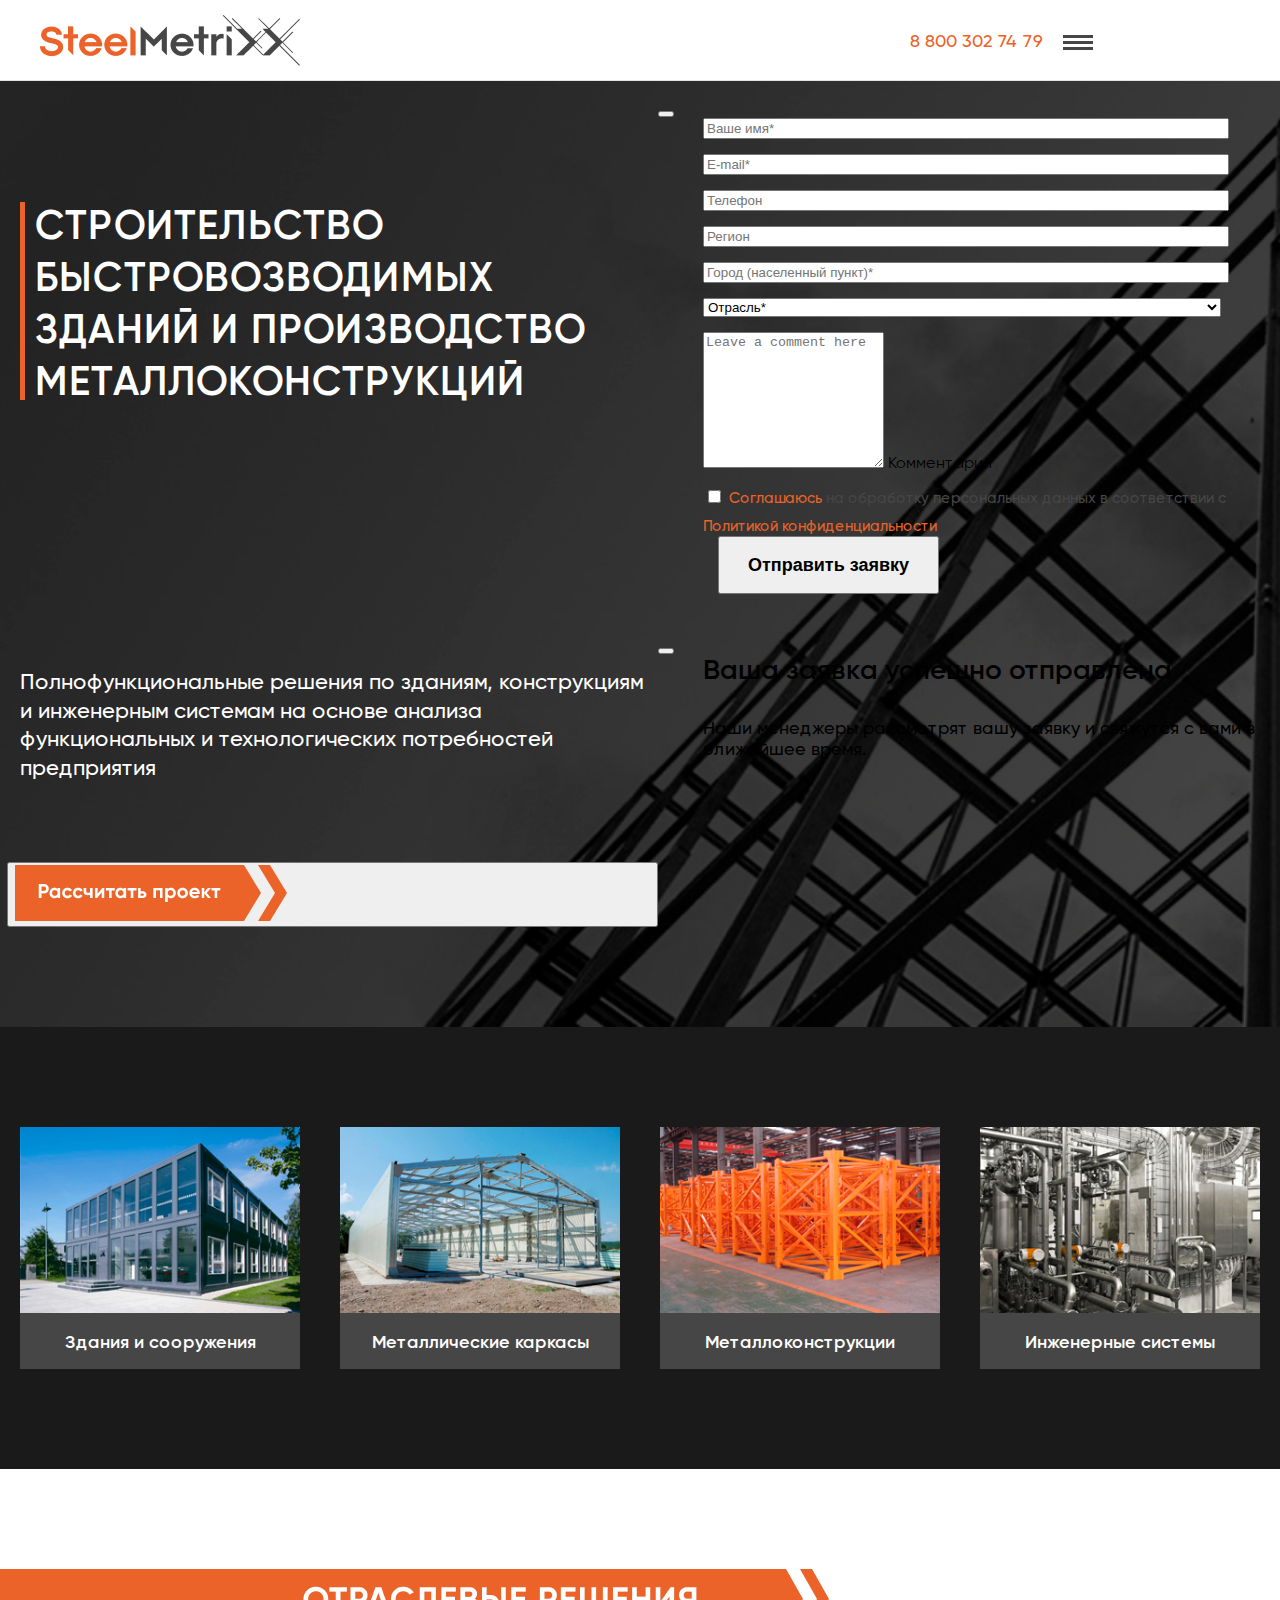
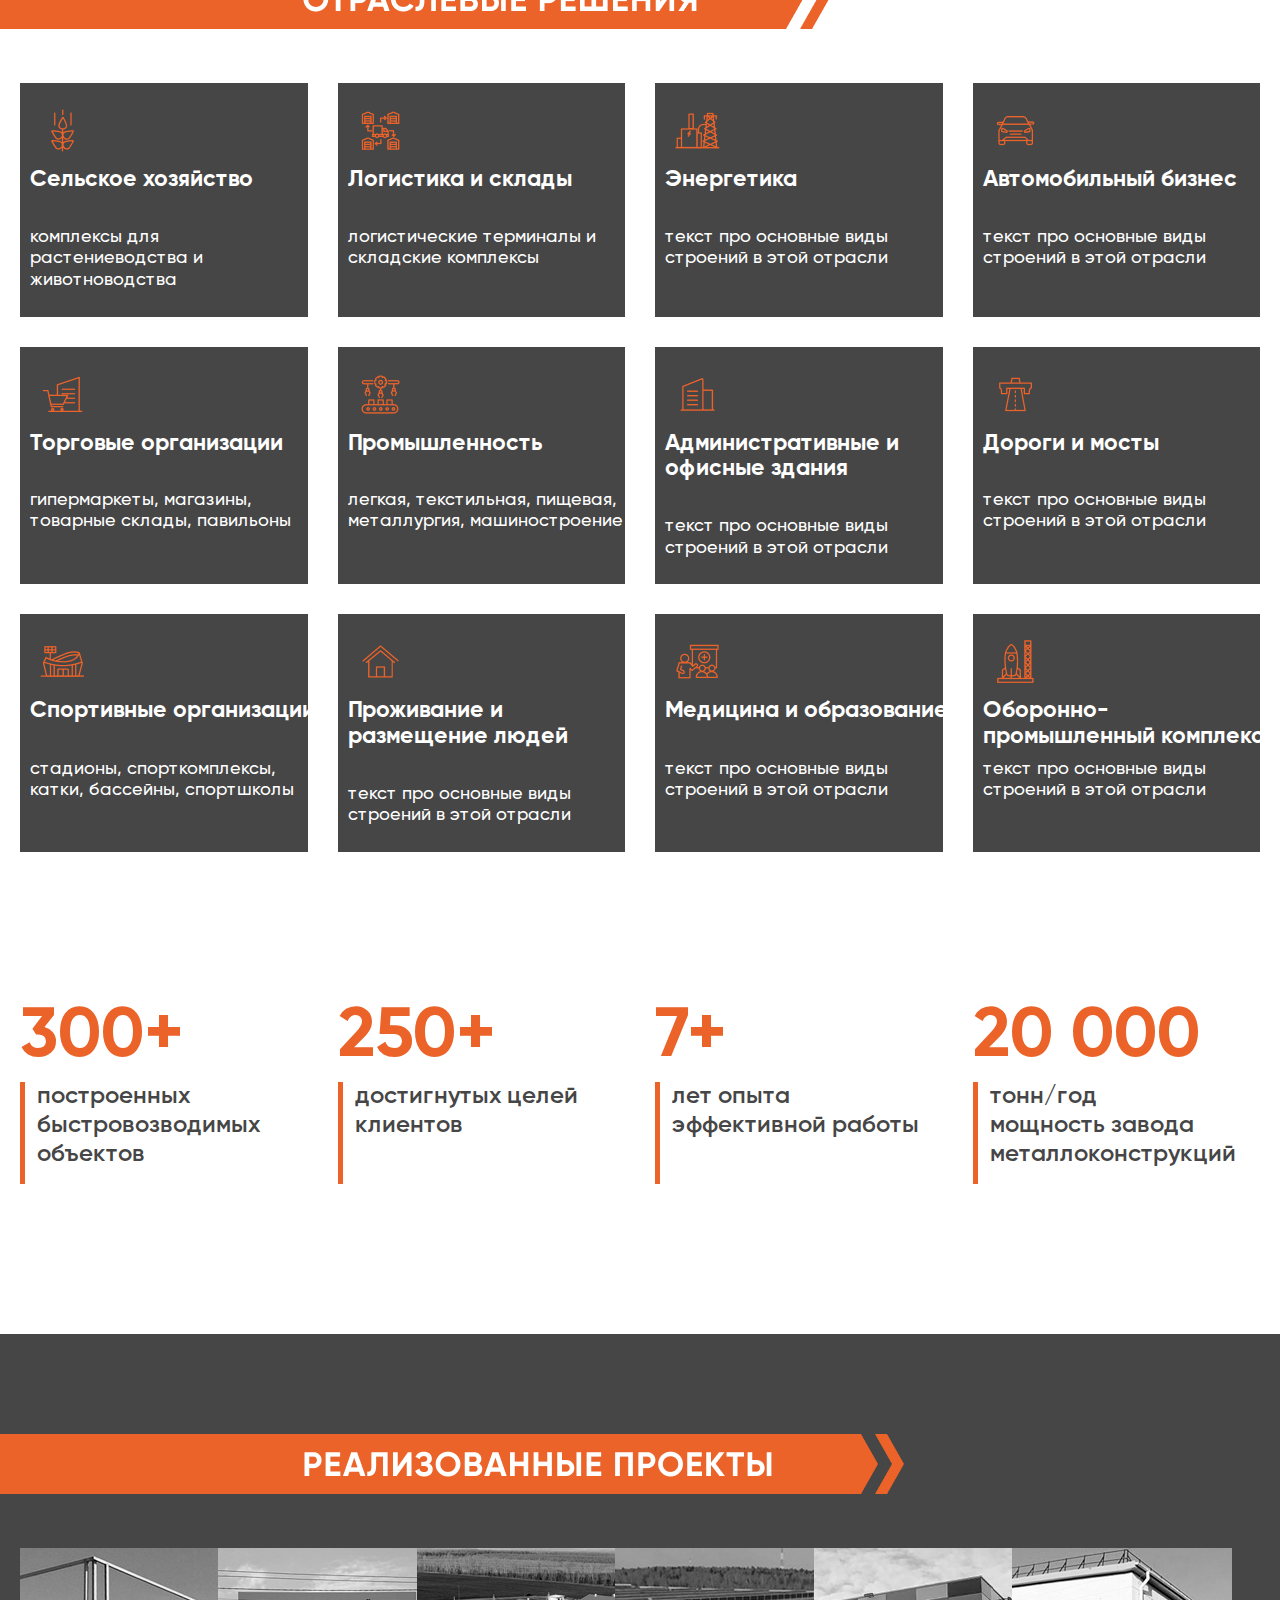
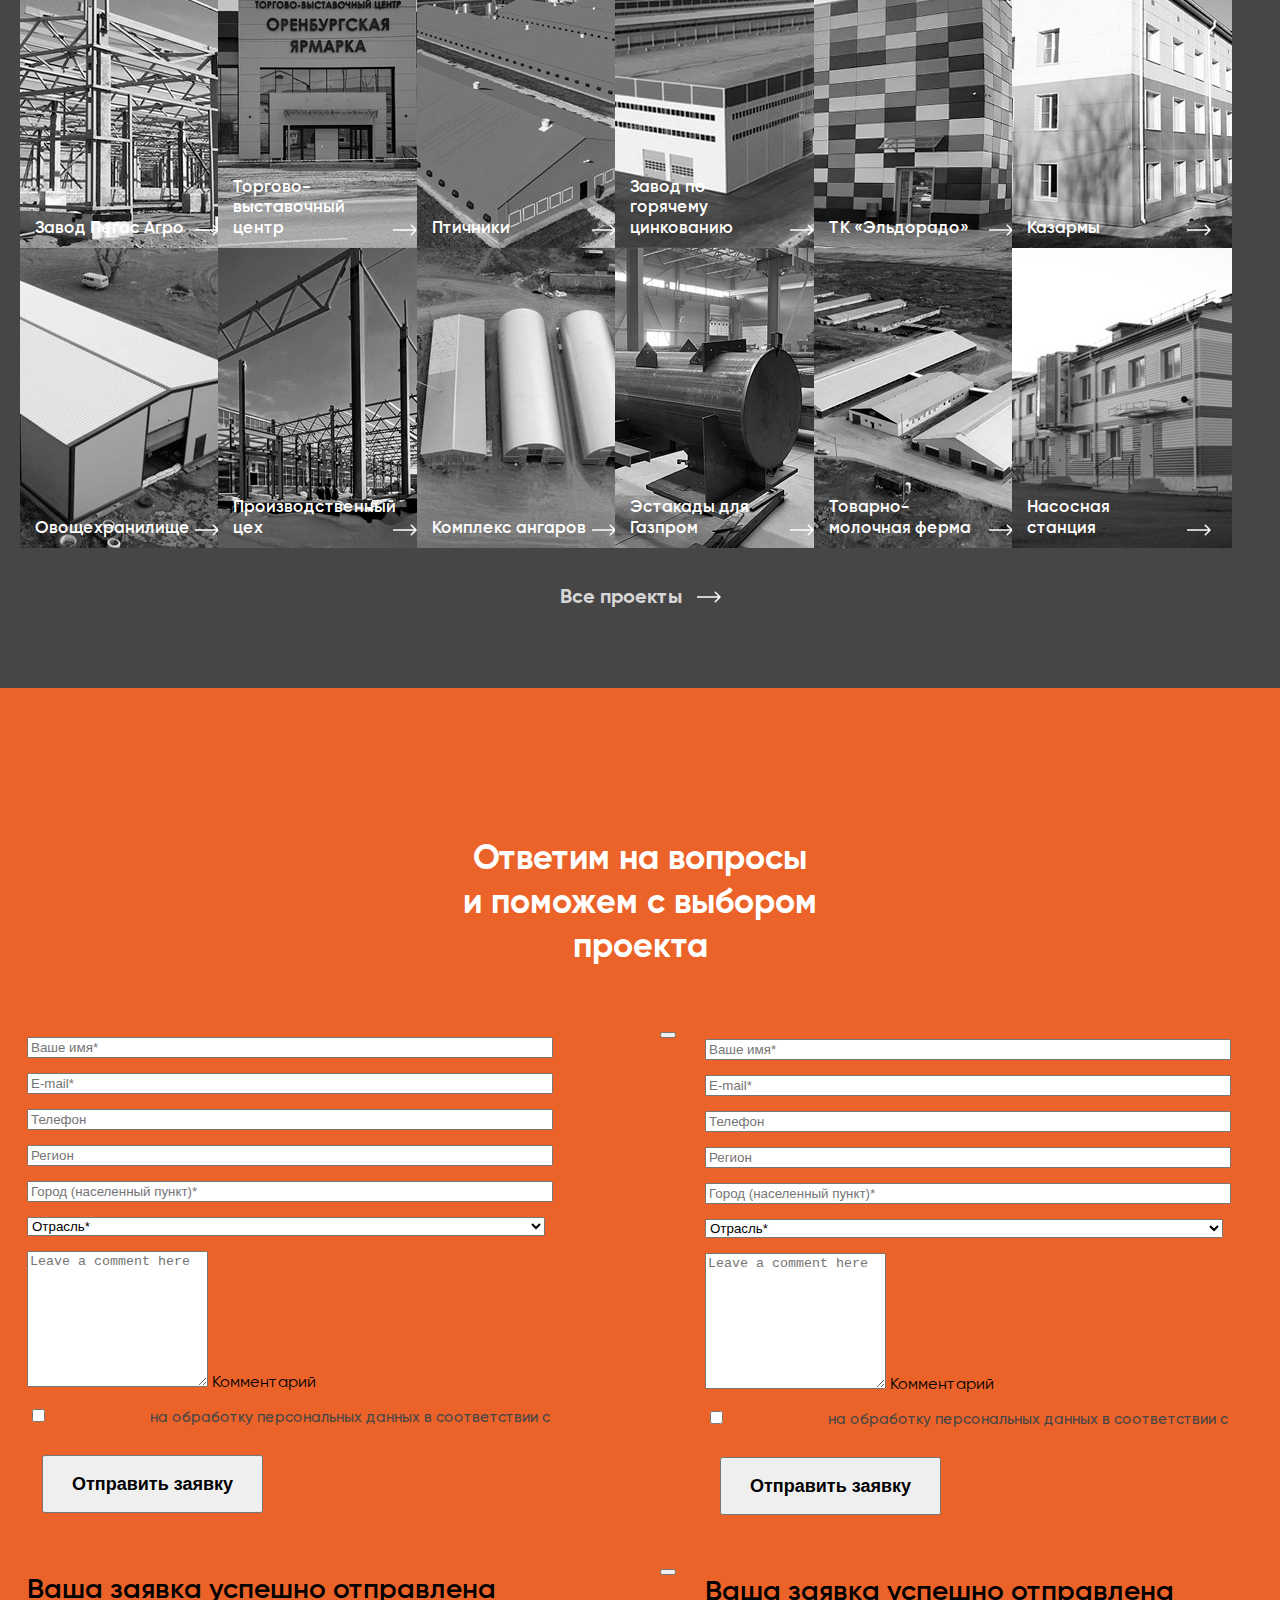
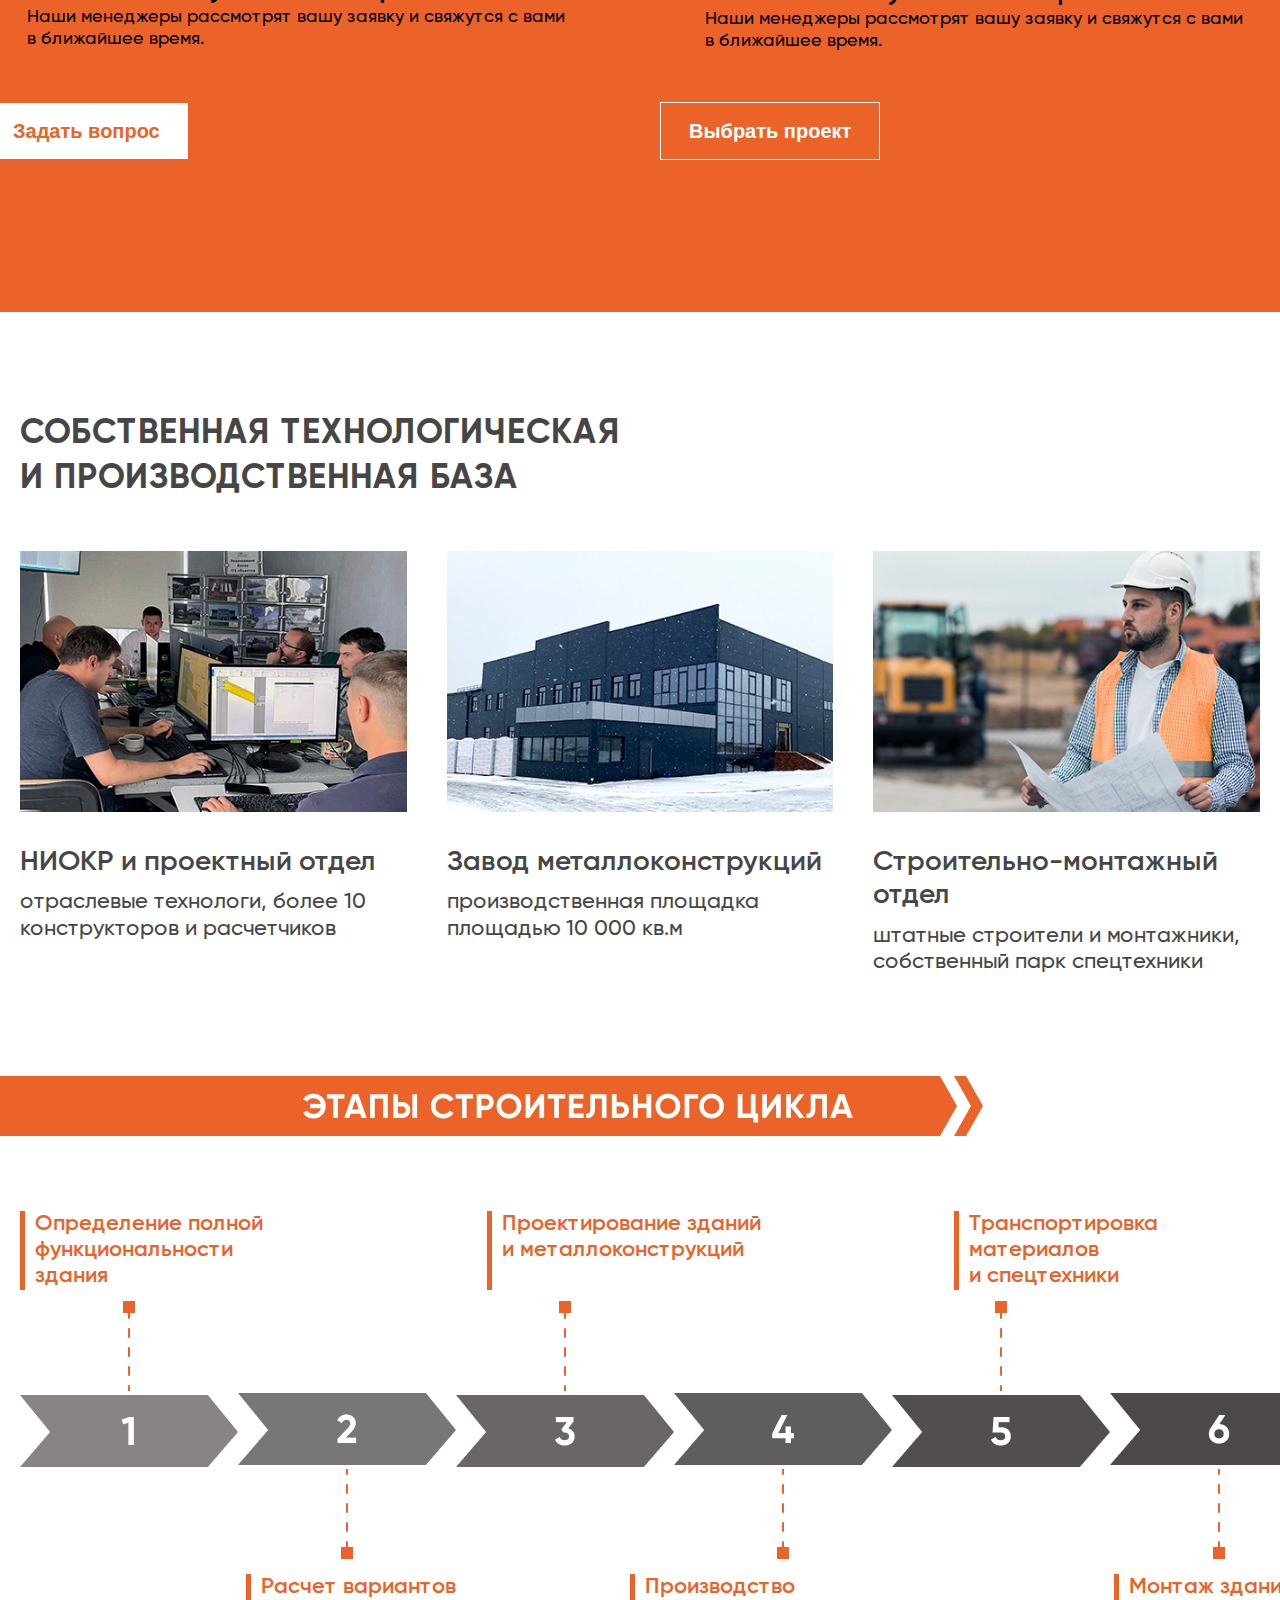
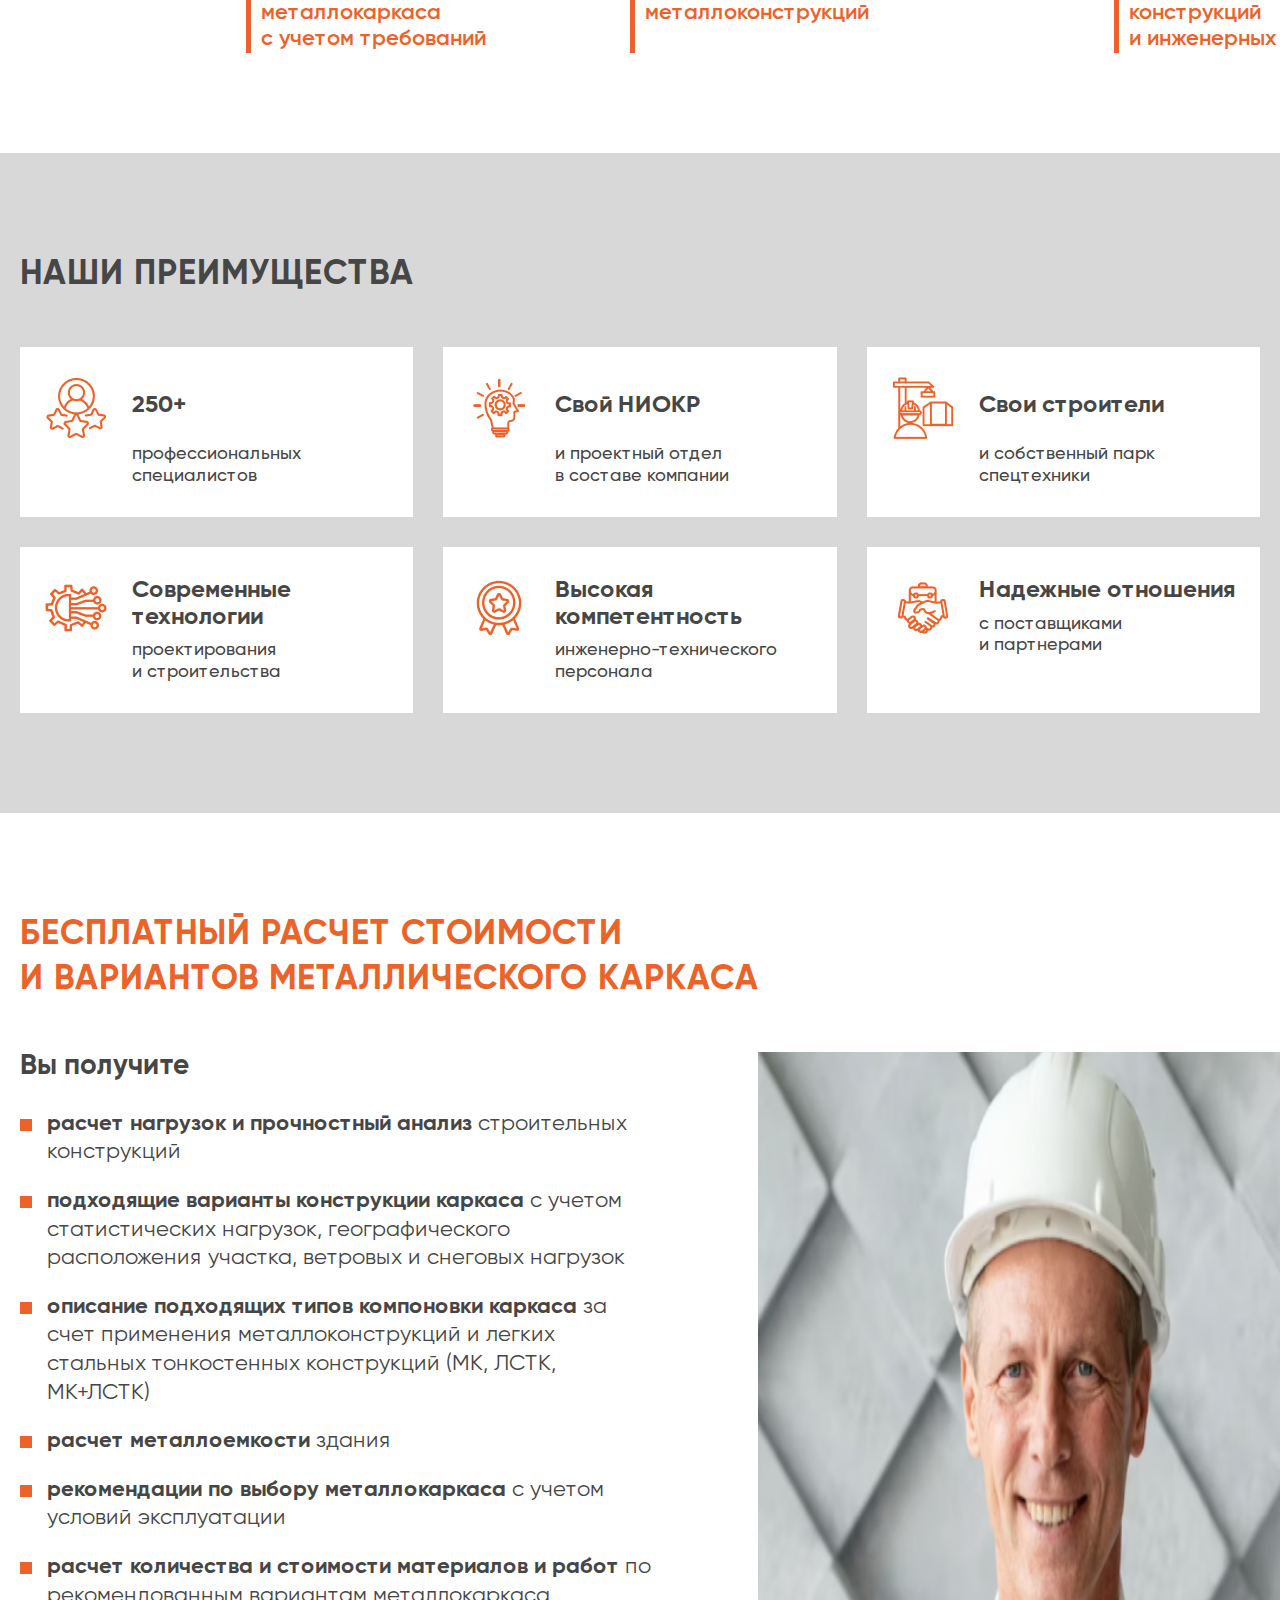
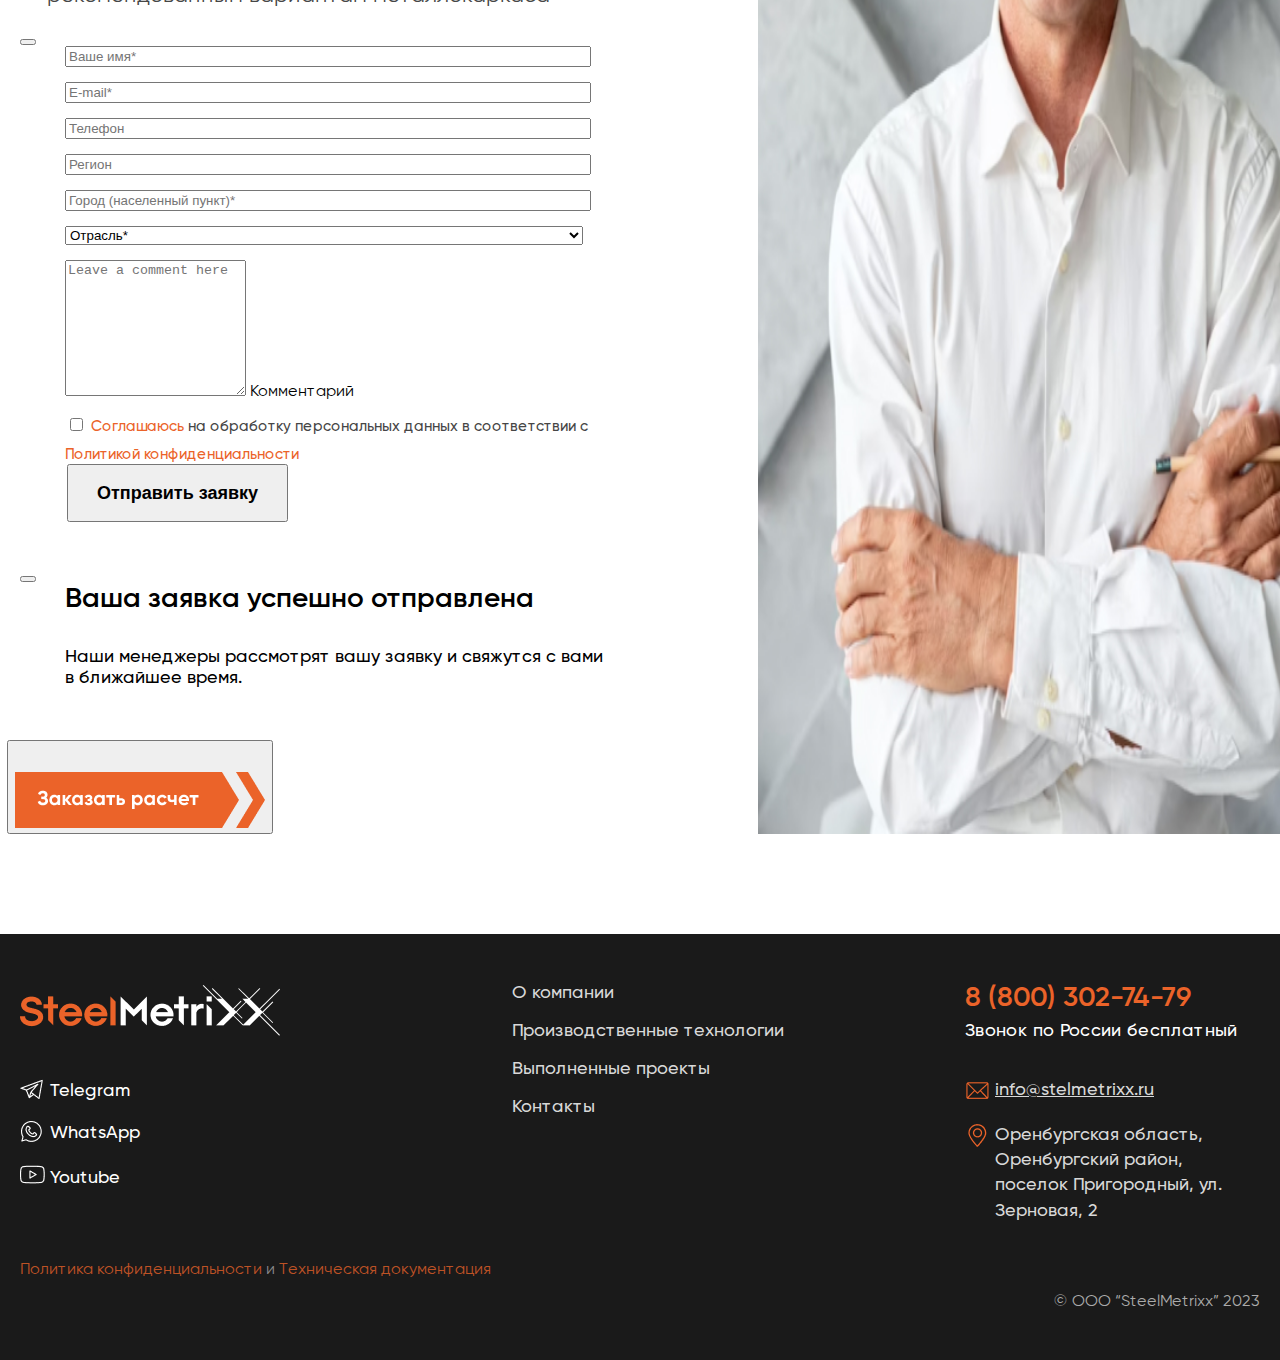
<file: index.html>
<!DOCTYPE html>
<html lang="ru">
<head>
    <meta charset="UTF-8">
    <meta name="viewport" content="width=device-width, initial-scale=1.0">
    <title>Главная страница</title>
    <link rel="stylesheet" href="./fonts/stylesheet.css">
    <link href="https://cdn.jsdelivr.net/npm/bootstrap@5.3.2/dist/css/bootstrap.min.css" rel="stylesheet" integrity="sha384-T3c6CoIi6uLrA9TneNEoa7RxnatzjcDSCmG1MXxSR1GAsXEV/Dwwykc2MPK8M2HN" crossorigin="anonymous">
    <link rel="stylesheet" href="./css/stylepage1.css">

</head>
<body>
    <div class="wrapper">
        <!-- Section 1 -->
        <section class="container-first">
            <header class="center">
                <div class="logo center">
                    <img src="./images/Logo.png" alt="Logo">
                </div>
                <nav class="menu center">
                    <ul class="btn-menu"> 
                        <li class="linerighthead"><a href="./index.html">Главная</a></li>
                        <li class="dropdown">
                            <button class="btn" type="button" data-bs-toggle="dropdown" aria-expanded="false">
                                Компетенции <img src="./images/arrowhed.png" alt="arrowhed">
                            </button>
                            <ul class="dropdown-menu">
                              <li class="one"><a class="dropdown-item" href="./page4.html">Производственные технологии</a></li>
                              <li class="two"><a class="dropdown-item" href="./page5.html">Реализованные проекты</a></li>
                            </ul>
                        </li>                            
                        <li class="linelefthead linerighthead"><a href="./page3.html">О компании</a></li>
                        <li class="linenone"><a href="./page2.html">Контакты</a></li>
                    </ul>
                </nav>
                <div class="tel center">
                    <a href="tel:88003027479">8 800 302 74 79</a>
                </div>
                <span class="burger">
                    <i></i>
                    <i></i>
                    <i></i>
                </span>
            </header>
        </section>

        <section class="container-head">
            <div class="head-content">
                <div class="head-content-name center">
                    <div class="name">
                            <img src="./images/linehed.png" alt="linehed">
                            <h1>Cтроительство
                                быстровозводимых
                                зданий и производство
                                металлоконструкций</h1>
                        </div>
                        <p>Полнофункциональные решения по зданиям, конструкциям
                            и инженерным системам на основе анализа функциональных и технологических потребностей предприятия</p>
                            <div class="modal fade" id="exampleModalToggle" aria-hidden="true" aria-labelledby="exampleModalToggleLabel" tabindex="-1">
                                <div class="modal-dialog modal-dialog-centered">
                                  <div class="modal-content">
                                    <div class="modal-header">
                                      <button type="button" class="btn-close" data-bs-dismiss="modal" aria-label="Close"></button>
                                    </div>
                                    <div class="modal-body">
                                        <div class="contacts-right">
                                            <input class="form-control form-control-lg" type="text" placeholder="Ваше имя*" aria-label="default input example">
                                            <input class="form-control form-control-lg" type="text" placeholder="E-mail*" aria-label="default input example">
                                            <input class="form-control form-control-lg" type="text" placeholder="Телефон" aria-label="default input example">
                                            <input class="form-control form-control-lg" type="text" placeholder="Регион" aria-label="default input example">
                                            <input class="form-control form-control-lg" type="text" placeholder="Город (населенный пункт)*" aria-label="default input example">
                                            <select class="form-select" aria-label="Default select example">
                                                <option selected>Отрасль*</option>
                                                <option class="name" value="1">Сельское хозяйство</option>
                                                <option class="name" value="2">Логистика и склады</option>
                                                <option class="name" value="3">Торговые организации</option>
                                                <option class="name" value="4">Промышленность</option>
                                                <option class="name" value="5">Спортивные организации</option>
                                                <option class="name" value="6">Проживание и размещение людей</option>
                                                <option class="name" value="7">Энергетика</option>
                                                <option class="name" value="8">Автомобильный бизнес</option>
                                                <option class="name" value="9">Административные и офисные здания</option>
                                                <option class="name" value="10">Медицина и образование</option>
                                                <option class="name" value="11">Дороги и мосты</option>
                                                <option class="name" value="12">Оборонно-промышленный комплекс</option>
                                            </select>
                                            <div class="form-floating">
                                                <textarea class="form-control" placeholder="Leave a comment here" id="floatingTextarea"></textarea>
                                                <label for="floatingTextarea">Комментарий</label>
                                            </div>
                                            <div class="form-check">
                                                <input class="form-check-input" type="checkbox" value="" id="flexCheckDefault">
                                                <label class="form-check-label" for="flexCheckDefault">
                                                    Соглашаюсь <span>на обработку персональных данных в соответствии с</span> Политикой конфиденциальности
                                                </label>
                                            </div>
                                        </div>
                                    </div>
                                    <div class="modal-footer">
                                      <button class="btn btn-dark" data-bs-target="#exampleModalToggle2" data-bs-toggle="modal">Отправить заявку</button>
                                    </div>
                                  </div>
                                </div>
                              </div>
                              <div class="modal fade" id="exampleModalToggle2" aria-hidden="true" aria-labelledby="exampleModalToggleLabel2" tabindex="-1">
                                <div class="modal-dialog modal-dialog-centered">
                                  <div class="modal-content">
                                    <div class="modal-header">
                                      <button type="button" class="btn-close" data-bs-dismiss="modal" aria-label="Close"></button>
                                    </div>
                                    <div class="modal-body">
                                        <h3>Ваша заявка успешно отправлена</h3>
                                        <p>Наши менеджеры рассмотрят вашу заявку 
                                        и свяжутся с вами в ближайшее время.</p>
                                    </div>
                                  </div>
                                </div>
                              </div>
                              <button class="btn btn-headarrow" data-bs-target="#exampleModalToggle" data-bs-toggle="modal"><img src="./images/buttonmainarrow.png" alt="button arrow"></button>
                    </div>
                </div>
            <div class="head-botton">
                <div class="head-botton-card center">
                    <div class="head-card">
                        <img src="./images/headcart1.jpg" alt="headcart1">
                        <p>Здания и сооружения</p>
                    </div>
                    <div class="head-card">
                        <img src="./images/headcart2.jpg" alt="headcart2">
                        <p>Металлические каркасы</p>
                    </div>
                    <div class="head-card">
                        <img src="./images/headcart3.jpg" alt="headcart3">
                        <p>Металлоконструкции</p>
                    </div>
                    <div class="head-card">
                        <img src="./images/headcart4.jpg" alt="headcart4">
                        <p>Инженерные системы</p>
                    </div>
                </div>
            </div>
        </section>

         <!-- Section 2 -->

         <section class="container-solutions">
            <div class="solutions-arrow">
                <img src="./images/solutions-arrow.png" alt="solutions-arrow">
            </div>
            <div class="solutions-cart center">
                <div class="cart-info">
                    <img src="./images/icon/agricultureicon.png" alt="agriculture">
                    <h4>Cельское хозяйство</h4>
                    <p>комплексы для растениеводства и животноводства</p>
                </div>
                <div class="cart-info">
                    <img src="./images/icon/logisticsicon.png" alt="logistics">
                    <h4>Логистика и склады</h4>
                    <p>логистические терминалы и складские комплексы</p>
                </div>
                <div class="cart-info">
                    <img src="./images/icon/energyicon.png" alt="energy">
                    <h4>Энергетика</h4>
                    <p>текст про основные виды строений в этой отрасли</p>
                </div>
                <div class="cart-info">
                    <img src="./images/icon/autoicon.png" alt="auto">
                    <h4>Автомобильный бизнес</h4>
                    <p>текст про основные виды строений в этой отрасли</p>
                </div>
                <div class="cart-info">
                    <img src="./images/icon/shopicon.png" alt="shop">
                    <h4>Торговые организации</h4>
                    <p>гипермаркеты, магазины, товарные склады, павильоны</p>
                </div>
                <div class="cart-info cartmin">
                    <img src="./images/icon/industryicon.png" alt="industry">
                    <h4>Промышленность</h4>
                    <p>легкая, текстильная, пищевая, металлургия, машиностроение</p>
                </div>
                <div class="cart-info cartmin">
                    <img src="./images/icon/officeicon.png" alt="office">
                    <h4 class="editing-one">Административные и офисные здания</h4>
                    <p >текст про основные виды строений в этой отрасли</p>
                </div>
                <div class="cart-info cartmin">
                    <img src="./images/icon/roadicon.png" alt="road">
                    <h4>Дороги и мосты</h4>
                    <p>текст про основные виды строений в этой отрасли</p>
                </div>
                <div class="cart-info cartmin">
                    <img src="./images/icon/stadiumicon.png" alt="stadium">
                    <h4 class="editing-one">Спортивные организации</h4>
                    <p>стадионы, спорткомплексы, катки, бассейны, спортшколы</p>
                </div>
                <div class="cart-info cartmin">
                    <img src="./images/icon/homeicon.png" alt="home">
                    <h4 class="editing-one">Проживание и размещение людей</h4>
                    <p>текст про основные виды строений в этой отрасли</p>
                </div>
                <div class="cart-info cartmin">
                    <img src="./images/icon/medicicon.png" alt="medic">
                    <h4 class="editing-one">Медицина и образование</h4>
                    <p>текст про основные виды строений в этой отрасли</p>
                </div>
                <div class="cart-info cartmin">
                    <img src="./images/icon/militaryicon.png" alt="military">
                    <h4 class="editing-two">Оборонно-промышленный комплекс</h4>
                    <p>текст про основные виды строений в этой отрасли</p>
                </div>
            </div>
            <div class="solutions-bottom center">
                <div class="solutions-info">
                    <h2>300+</h2>
                    <p>построенных быстровозводимых объектов</p>
                </div>
                <div class="solutions-info">
                    <h2>250+</h2>
                    <p>достигнутых целей клиентов</p>
                </div>
                <div class="solutions-info">
                    <h2>7+</h2>
                    <p>лет опыта эффективной работы</p>
                </div>
                <div class="solutions-info">
                    <h2>20 000</h2>
                    <p>тонн/год <br>мощность завода металлоконструкций</p>
                </div>
            </div>
        </section>

        <!-- Section 3 -->

        <section class="container-projects">
            <div class="projects-top">
                <div class="projects-arrow">
                    <img src="./images/projects-arrow.png" alt="projects-arrow">
                </div>
                <div class="projects-carts center">
                    <div class="carts">
                        <div class="fonts">
                            <img src="./images/cart/factory.png" alt="factory">
                        </div>
                        <div class="text">
                            <a href="#">Завод Пегас Агро <img src="./images/Cartarrow.svg" alt="Cartarrow.svg"></a>
                        </div>
                    </div>
                    <div class="carts">
                        <div class="fonts">
                            <img src="./images/cart/TradeandExhibitionCenter.png" alt="Trade and Exhibition Center">
                        </div>
                        <div class="text">
                            <a href="#"><p>Торгово-выставочный центр</p><img src="./images/Cartarrow.svg" alt="Cartarrow.svg"></a>
                        </div>
                    </div>
                    <div class="carts">
                        <div class="fonts">
                            <img src="./images/cart/Birders.png" alt="Birders">
                        </div>
                        <div class="text">
                            <a href="#"><p>Птичники</p><img src="./images/Cartarrow.svg" alt="Cartarrow.svg"></a>
                        </div>
                    </div>
                    <div class="carts">
                        <div class="fonts">
                            <img src="./images/cart/Factoryforhotgalvanizing.png" alt="Factory for hot galvanizing">
                        </div>
                        <div class="text">
                            <a href="#"><p>Завод по горячему цинкованию</p><img src="./images/Cartarrow.svg" alt="Cartarrow.svg"></a>
                        </div>
                    </div>
                    <div class="carts">
                        <div class="fonts">
                            <img src="./images/cart/TCEldorado.png" alt="TC Eldorado">
                        </div>
                        <div class="text">
                            <a href="#"><p>ТК «Эльдорадо»</p><img src="./images/Cartarrow.svg" alt="Cartarrow.svg"></a>
                        </div>
                    </div>
                    <div class="carts">
                        <div class="fonts">
                            <img src="./images/cart/Barracks.png" alt="Barracks">
                        </div>
                        <div class="text">
                            <a href="#"><p>Казармы</p><img src="./images/Cartarrow.svg" alt="Cartarrow.svg"></a>
                        </div>
                    </div>
                    <div class="carts">
                        <div class="fonts">
                            <img src="./images/cart/Vegetablestore.png" alt="Vegetable store">
                        </div>
                        <div class="text">
                            <a href="#"><p>Овощехранилище</p><img src="./images/Cartarrow.svg" alt="Cartarrow.svg"></a>
                        </div>
                    </div>
                    <div class="carts">
                        <div class="fonts">
                            <img src="./images/cart/Manufacturingfacility.png" alt="Manufacturing facility">
                        </div>
                        <div class="text">
                            <a href="#"><p>Производственный цех</p><img src="./images/Cartarrow.svg" alt="Cartarrow.svg"></a>
                        </div>
                    </div>
                    <div class="carts">
                        <div class="fonts">
                            <img src="./images/cart/Hangarcomplex.png" alt="Hangar complex">
                        </div>
                        <div class="text">
                            <a href="#"><p>Комплекс ангаров</p><img src="./images/Cartarrow.svg" alt="Cartarrow.svg"></a>
                        </div>
                    </div>
                    <div class="carts">
                        <div class="fonts">
                            <img src="./images/cart/Overpasses.png" alt="Overpasses">
                        </div>
                        <div class="text">
                            <a href="#"><p>Эстакады для Газпром</p><img src="./images/Cartarrow.svg" alt="Cartarrow.svg"></a>
                        </div>
                    </div>
                    <div class="carts">
                        <div class="fonts">
                            <img src="./images/cart/Commoditydairyfarm.png" alt="Commodity dairy farm">
                        </div>
                        <div class="text">
                            <a href="#"><p>Товарно-молочная ферма</p><img src="./images/Cartarrow.svg" alt="Cartarrow.svg"></a>
                        </div>
                    </div>
                    <div class="carts">
                        <div class="fonts">
                            <img src="./images/cart/Pumpingstation.png" alt="Pumping station">
                        </div>
                        <div class="text">
                            <a href="#"><p>Насосная станция</p><img src="./images/Cartarrow.svg" alt="Cartarrow.svg"></a>
                        </div>
                    </div>
                </div>
                <div class="projects-mini center">
                    <a href="#">Все проекты <img src="./images/Cartarrow.svg" alt="Cartarrow.svg"></a>
                   
                </div>
            </div>
            <div class="projects-bottom">
                <div class="projects-questions">
                    <h3>Ответим на вопросы<br> и поможем с выбором проекта</h3>
                </div>
                <div class="projects-button center">
                    <div class="set">
                        <div class="modal fade" id="exampleModalToggle" aria-hidden="true" aria-labelledby="exampleModalToggleLabel" tabindex="-1">
                            <div class="modal-dialog modal-dialog-centered">
                              <div class="modal-content">
                                <div class="modal-header">
                                  <button type="button" class="btn-close" data-bs-dismiss="modal" aria-label="Close"></button>
                                </div>
                                <div class="modal-body">
                                    <div class="contacts-right">
                                        <input class="form-control form-control-lg" type="text" placeholder="Ваше имя*" aria-label="default input example">
                                        <input class="form-control form-control-lg" type="text" placeholder="E-mail*" aria-label="default input example">
                                        <input class="form-control form-control-lg" type="text" placeholder="Телефон" aria-label="default input example">
                                        <input class="form-control form-control-lg" type="text" placeholder="Регион" aria-label="default input example">
                                        <input class="form-control form-control-lg" type="text" placeholder="Город (населенный пункт)*" aria-label="default input example">
                                        <select class="form-select" aria-label="Default select example">
                                            <option selected>Отрасль*</option>
                                            <option class="name" value="1">Сельское хозяйство</option>
                                            <option class="name" value="2">Логистика и склады</option>
                                            <option class="name" value="3">Торговые организации</option>
                                            <option class="name" value="4">Промышленность</option>
                                            <option class="name" value="5">Спортивные организации</option>
                                            <option class="name" value="6">Проживание и размещение людей</option>
                                            <option class="name" value="7">Энергетика</option>
                                            <option class="name" value="8">Автомобильный бизнес</option>
                                            <option class="name" value="9">Административные и офисные здания</option>
                                            <option class="name" value="10">Медицина и образование</option>
                                            <option class="name" value="11">Дороги и мосты</option>
                                            <option class="name" value="12">Оборонно-промышленный комплекс</option>
                                        </select>
                                        <div class="form-floating">
                                            <textarea class="form-control" placeholder="Leave a comment here" id="floatingTextarea"></textarea>
                                            <label for="floatingTextarea">Комментарий</label>
                                        </div>
                                        <div class="form-check">
                                            <input class="form-check-input" type="checkbox" value="" id="flexCheckDefault">
                                            <label class="form-check-label" for="flexCheckDefault">
                                                Соглашаюсь <span>на обработку персональных данных в соответствии с</span> Политикой конфиденциальности
                                            </label>
                                        </div>
                                    </div>
                                </div>
                                <div class="modal-footer">
                                  <button class="btn btn-dark" data-bs-target="#exampleModalToggle2" data-bs-toggle="modal">Отправить заявку</button>
                                </div>
                              </div>
                            </div>
                          </div>
                          <div class="modal fade" id="exampleModalToggle2" aria-hidden="true" aria-labelledby="exampleModalToggleLabel2" tabindex="-1">
                            <div class="modal-dialog modal-dialog-centered">
                              <div class="modal-content">
                                <div class="modal-header">
                                  <button type="button" class="btn-close" data-bs-dismiss="modal" aria-label="Close"></button>
                                </div>
                                <div class="modal-body">
                                    <h3>Ваша заявка успешно отправлена</h3>
                                    <p>Наши менеджеры рассмотрят вашу заявку 
                                    и свяжутся с вами в ближайшее время.</p>
                                </div>
                              </div>
                            </div>
                          </div>
                          <button class="btn btn-projectsone" data-bs-target="#exampleModalToggle" data-bs-toggle="modal">Задать вопрос</button>

                    </div>
                    <div class="choose">
                        <div class="modal fade" id="exampleModalToggle" aria-hidden="true" aria-labelledby="exampleModalToggleLabel" tabindex="-1">
                            <div class="modal-dialog modal-dialog-centered">
                              <div class="modal-content">
                                <div class="modal-header">
                                  <button type="button" class="btn-close" data-bs-dismiss="modal" aria-label="Close"></button>
                                </div>
                                <div class="modal-body">
                                    <div class="contacts-right">
                                        <input class="form-control form-control-lg" type="text" placeholder="Ваше имя*" aria-label="default input example">
                                        <input class="form-control form-control-lg" type="text" placeholder="E-mail*" aria-label="default input example">
                                        <input class="form-control form-control-lg" type="text" placeholder="Телефон" aria-label="default input example">
                                        <input class="form-control form-control-lg" type="text" placeholder="Регион" aria-label="default input example">
                                        <input class="form-control form-control-lg" type="text" placeholder="Город (населенный пункт)*" aria-label="default input example">
                                        <select class="form-select" aria-label="Default select example">
                                            <option selected>Отрасль*</option>
                                            <option class="name" value="1">Сельское хозяйство</option>
                                            <option class="name" value="2">Логистика и склады</option>
                                            <option class="name" value="3">Торговые организации</option>
                                            <option class="name" value="4">Промышленность</option>
                                            <option class="name" value="5">Спортивные организации</option>
                                            <option class="name" value="6">Проживание и размещение людей</option>
                                            <option class="name" value="7">Энергетика</option>
                                            <option class="name" value="8">Автомобильный бизнес</option>
                                            <option class="name" value="9">Административные и офисные здания</option>
                                            <option class="name" value="10">Медицина и образование</option>
                                            <option class="name" value="11">Дороги и мосты</option>
                                            <option class="name" value="12">Оборонно-промышленный комплекс</option>
                                        </select>
                                        <div class="form-floating">
                                            <textarea class="form-control" placeholder="Leave a comment here" id="floatingTextarea"></textarea>
                                            <label for="floatingTextarea">Комментарий</label>
                                        </div>
                                        <div class="form-check">
                                            <input class="form-check-input" type="checkbox" value="" id="flexCheckDefault">
                                            <label class="form-check-label" for="flexCheckDefault">
                                                Соглашаюсь <span>на обработку персональных данных в соответствии с</span> Политикой конфиденциальности
                                            </label>
                                        </div>
                                    </div>
                                </div>
                                <div class="modal-footer">
                                  <button class="btn btn-dark" data-bs-target="#exampleModalToggle2" data-bs-toggle="modal">Отправить заявку</button>
                                </div>
                              </div>
                            </div>
                          </div>
                          <div class="modal fade" id="exampleModalToggle2" aria-hidden="true" aria-labelledby="exampleModalToggleLabel2" tabindex="-1">
                            <div class="modal-dialog modal-dialog-centered">
                              <div class="modal-content">
                                <div class="modal-header">
                                  <button type="button" class="btn-close" data-bs-dismiss="modal" aria-label="Close"></button>
                                </div>
                                <div class="modal-body">
                                    <h3>Ваша заявка успешно отправлена</h3>
                                    <p>Наши менеджеры рассмотрят вашу заявку 
                                    и свяжутся с вами в ближайшее время.</p>
                                </div>
                              </div>
                            </div>
                          </div>
                          <button class="btn btn-projectstwo" data-bs-target="#exampleModalToggle" data-bs-toggle="modal">Выбрать проект</button>
                    </div>
                </div>
            </div>
        </section>

        <!-- Section 4 -->

        <section class="container-stages">
            <div class="stages-head center">
                <h2>СОБСТВЕННАЯ ТЕХНОЛОГИЧЕСКАЯ И ПРОИЗВОДСТВЕННАЯ БАЗА</h2>
            </div>
            <div class="base-stages center">
                <div class="base-one">
                    <img src="./images/projectdepartment.jpg" alt="project department">
                    <h4>НИОКР и проектный отдел</h4>
                    <p>отраслевые технологи, более 10 конструкторов и расчетчиков</p>
                </div>
                <div class="base-two">
                    <img src="./images/metalstructuresplant.jpg" alt="metal structures plant">
                    <h4>Завод металлоконструкций</h4>
                    <p>производственная площадка площадью 10 000 кв.м</p>
                </div>
                <div class="base-three">
                    <img src="./images/constructionandinstallation.jpg" alt="construction and installation">
                    <h4>Строительно-монтажный отдел</h4>
                    <p>штатные строители и монтажники, собственный парк спецтехники</p>
                </div>
            </div>
            <div class="stages-arrow">
                <img src="./images/stages-arrow.png" alt="stages-arrow">
            </div>

            <div class="stages-scroll">

            <div class="stages-cycle center">
                <p>Определение полной функциональности<br> здания</p>
                <p>Проектирование зданий<br> и металлоконструкций</p>
                <p>Транспортировка<br> материалов<br> и спецтехники</p>
            </div>
            <div class="big-arrow center">
                <div class="one">
                    <img src="./images/arrow/Linearrowtop.png" alt="Linearrowtop">
                    <img src="./images/arrow/Arrowone.png" alt="Arrowone">
                </div>
                <div class="two">
                    <img src="./images/arrow/Arrowtwo.png" alt="Arrowtwo">
                    <img src="./images/arrow/Linearrowbottom.png" alt="Linearrowbottom">
                </div>
                <div class="one">
                    <img src="./images/arrow/Linearrowtop.png" alt="Linearrowtop">
                    <img src="./images/arrow/Arrowthree.png" alt="Arrowthree">
                </div>
                <div class="four">
                    <img src="./images/arrow/Arrowfour.png" alt="Arrowfour">
                    <img src="./images/arrow/Linearrowbottom.png" alt="Linearrowbottom">
                </div>
                <div class="one">
                    <img src="./images/arrow/Linearrowtop.png" alt="Linearrowtop">
                    <img src="./images/arrow/Arrowfive.png" alt="Arrowfive">
                </div>
                <div class="six">
                    <img src="./images/arrow/Arrowsix.png" alt="Arrowsix">
                    <img src="./images/arrow/Linearrowbottom.png" alt="Linearrowbottom">
                </div>
            </div>
            <div class="stages-bottom center">
                <p class="one">Расчет вариантов металлокаркаса<br> с учетом требований</p>
                <p class="two">Производство металлоконструкций</p>
                <p class="three">Монтаж зданий, конструкций<br> и инженерных систем</p>
            </div>

        </div>

        </section>

        <!-- Section 5 -->

        <section class="container-advantages">
            <div class="advantages-name center">
                <h2>Наши Преимущества</h2>
            </div>
            <div class="advantages-cart center">
                <div class="cart">
                    <img src="./images/icon/+250.png" alt="+250">
                    <div class="advantages-text">
                        <h4>250+</h4>
                        <p>профессиональных специалистов</p>
                    </div>
                </div>
                <div class="cart">
                    <img src="./images/icon/iconNIOKR.png" alt="NIOKR">
                    <div class="advantages-text">
                        <h4>Свой НИОКР</h4>
                        <p>и проектный отдел<br> в составе компании</p>
                    </div>
                </div>
                <div class="cart">
                    <img src="./images/icon/iconstroitely.png" alt="stroitely">
                    <div class="advantages-text">
                        <h4>Свои строители</h4>
                        <p>и собственный парк спецтехники</p>
                    </div>
                </div>
                <div class="cart-big">
                    <img src="./images/icon/icontehnology.png" alt="tehnology">
                    <div class="advantages-text">
                        <h4>Современные технологии</h4>
                        <p>проектирования<br> и строительства</p>
                    </div>
                </div>
                <div class="cart-big">
                    <img src="./images/icon/iconquality.png" alt="quality">
                    <div class="advantages-text">
                        <h4>Высокая компетентность</h4>
                        <p>инженерно-технического персонала</p>
                    </div>
                </div>
                <div class="cart-big">
                    <img src="./images/icon/iconpartnery.png" alt="partnery">
                    <div class="advantages-text">
                        <h4>Надежные отношения</h4>
                        <p>с поставщиками<br> и партнерами</p>
                    </div>
                </div>
            </div>
        </section>

    <!-- Section 6 -->
        <section class="container-calculation">
            <div class="calculation-name center">
                <h2>БЕСПЛАТНЫЙ РАСЧЕТ СТОИМОСТИ<br> И ВАРИАНТов МЕТАЛЛИЧЕСКОГО КАРКАСА</h2>
            </div>
            <div class="calculation-info center">
                <div class="calculation-left">
                    <h3>Вы получите</h3>
                    <div class="calculation-transfer">
                        <img src="./images/icon/markercalculation.png" alt="markercalculation">
                        <p><strong>расчет нагрузок и прочностный анализ</strong> строительных конструкций</p>
                    </div>
                    <div class="calculation-transfer">
                        <img src="./images/icon/markercalculation.png" alt="markercalculation">
                        <p><strong>подходящие варианты конструкции каркаса</strong> с учетом статистических нагрузок, географического расположения участка, ветровых и снеговых нагрузок</p>
                    </div>
                    <div class="calculation-transfer">
                        <img src="./images/icon/markercalculation.png" alt="markercalculation">
                        <p><strong>описание подходящих типов компоновки каркаса</strong> за счет применения металлоконструкций и легких стальных тонкостенных конструкций (МК, ЛСТК, МК+ЛСТК)</p>
                    </div>
                    <div class="calculation-transfer">
                        <img src="./images/icon/markercalculation.png" alt="markercalculation">
                        <p><strong>расчет металлоемкости</strong> здания</p>
                    </div>
                    <div class="calculation-transfer">
                        <img src="./images/icon/markercalculation.png" alt="markercalculation">
                        <p><strong>рекомендации по выбору металлокаркаса</strong> с учетом условий эксплуатации</p>
                    </div>
                    <div class="calculation-transfer">
                        <img src="./images/icon/markercalculation.png" alt="markercalculation">
                        <p><strong>расчет количества и стоимости материалов и работ</strong> по рекомендованным вариантам металлокаркаса</p>
                    </div>
                    <div class="modal fade" id="exampleModalToggle" aria-hidden="true" aria-labelledby="exampleModalToggleLabel" tabindex="-1">
                        <div class="modal-dialog modal-dialog-centered">
                          <div class="modal-content">
                            <div class="modal-header">
                              <button type="button" class="btn-close" data-bs-dismiss="modal" aria-label="Close"></button>
                            </div>
                            <div class="modal-body">
                                <div class="contacts-right">
                                    <input class="form-control form-control-lg" type="text" placeholder="Ваше имя*" aria-label="default input example">
                                    <input class="form-control form-control-lg" type="text" placeholder="E-mail*" aria-label="default input example">
                                    <input class="form-control form-control-lg" type="text" placeholder="Телефон" aria-label="default input example">
                                    <input class="form-control form-control-lg" type="text" placeholder="Регион" aria-label="default input example">
                                    <input class="form-control form-control-lg" type="text" placeholder="Город (населенный пункт)*" aria-label="default input example">
                                    <select class="form-select" aria-label="Default select example">
                                        <option selected>Отрасль*</option>
                                        <option class="name" value="1">Сельское хозяйство</option>
                                        <option class="name" value="2">Логистика и склады</option>
                                        <option class="name" value="3">Торговые организации</option>
                                        <option class="name" value="4">Промышленность</option>
                                        <option class="name" value="5">Спортивные организации</option>
                                        <option class="name" value="6">Проживание и размещение людей</option>
                                        <option class="name" value="7">Энергетика</option>
                                        <option class="name" value="8">Автомобильный бизнес</option>
                                        <option class="name" value="9">Административные и офисные здания</option>
                                        <option class="name" value="10">Медицина и образование</option>
                                        <option class="name" value="11">Дороги и мосты</option>
                                        <option class="name" value="12">Оборонно-промышленный комплекс</option>
                                    </select>
                                    <div class="form-floating">
                                        <textarea class="form-control" placeholder="Leave a comment here" id="floatingTextarea"></textarea>
                                        <label for="floatingTextarea">Комментарий</label>
                                    </div>
                                    <div class="form-check">
                                        <input class="form-check-input" type="checkbox" value="" id="flexCheckDefault">
                                        <label class="form-check-label" for="flexCheckDefault">
                                            Соглашаюсь <span>на обработку персональных данных в соответствии с</span> Политикой конфиденциальности
                                        </label>
                                    </div>
                                </div>
                            </div>
                            <div class="modal-footer">
                              <button class="btn btn-dark" data-bs-target="#exampleModalToggle2" data-bs-toggle="modal">Отправить заявку</button>
                            </div>
                          </div>
                        </div>
                      </div>
                      <div class="modal fade" id="exampleModalToggle2" aria-hidden="true" aria-labelledby="exampleModalToggleLabel2" tabindex="-1">
                        <div class="modal-dialog modal-dialog-centered">
                          <div class="modal-content">
                            <div class="modal-header">
                              <button type="button" class="btn-close" data-bs-dismiss="modal" aria-label="Close"></button>
                            </div>
                            <div class="modal-body">
                                <h3>Ваша заявка успешно отправлена</h3>
                                <p>Наши менеджеры рассмотрят вашу заявку 
                                и свяжутся с вами в ближайшее время.</p>
                            </div>
                          </div>
                        </div>
                      </div>
                      <button class="btn" data-bs-target="#exampleModalToggle" data-bs-toggle="modal"><img src="./images/arrowcalculation.png" alt="arrow calculation"></button>
                </div>
                <div class="calculation-right">
                    <img src="./images/imgcalculation.jpg" alt="imgcalculation">
                </div>
            </div>
        </section>

        <!-- Section 7 -->

        <footer class="container-footer">
            <div class="footer-info center">
                <div class="footer-logo">
                    <img src="./images/Logofooter.png" alt="Logo">
                    <div class="footer-left">
                        <img src="./images/icon/Telegram.png" alt="Telegram">
                        <a href="https://web.telegram.org/a/" target="_blank" >Telegram</a>
                    </div>
                    <div class="footer-left">
                        <img src="./images/icon/WhatsApp.png" alt="WhatsApp">
                        <a href="https://web.whatsapp.com/" target="_blank" >WhatsApp</a>
                    </div>
                    <div class="footer-left Youtubeimg">
                        <img src="./images/icon/Youtube.png" alt="Youtube">
                        <a href="https://www.youtube.com/" target="_blank" >Youtube</a>
                    </div>
                    <div class="footer-policy">
                    <p>Политика конфиденциальности <span>и</span> Техническая документация</p>
                    </div>
                </div>
                <div class="footer-center">
                    <ul>
                        <li><a href="./page3.html">О компании</a></li>
                        <li><a href="./page4.html">Производственные технологии</a></li>
                        <li><a href="./page5.html">Выполненные проекты</a></li>
                        <li><a href="./page2.html">Контакты</a></li>
                    </ul>
                </div>
                <div class="footer-right">
                    <h3>8 (800) 302-74-79</h3>
                    <p class="tell">Звонок по России бесплатный</p>
                    <div class="right-info">
                        <img src="./images/icon/mailfooter.png" alt="mailfooter">
                        <a href="mailto:info@stelmetrixx.ru"  target="_blank" class="email">info@stelmetrixx.ru</a>
                    </div>
                    <div class="right-address">
                        <img src="./images/icon/locationfooter.png" alt="locationfooter">
                        <a href="https://yandex.by/maps/-/CDewADZE" target="_blank"  class="address">Оренбургская область, Оренбургский район, поселок Пригородный, ул. Зерновая, 2</a>
                    </div>
                    <p class="footer-bootom">© ООО “SteеlMetrixx” 2023</p>
                </div>
            </div>
        </footer>



    </div>



    <script src="https://cdn.jsdelivr.net/npm/bootstrap@5.3.2/dist/js/bootstrap.bundle.min.js" integrity="sha384-C6RzsynM9kWDrMNeT87bh95OGNyZPhcTNXj1NW7RuBCsyN/o0jlpcV8Qyq46cDfL" crossorigin="anonymous"></script>
    <script src="js/script.js"></script>
</body>
</html>
</file>
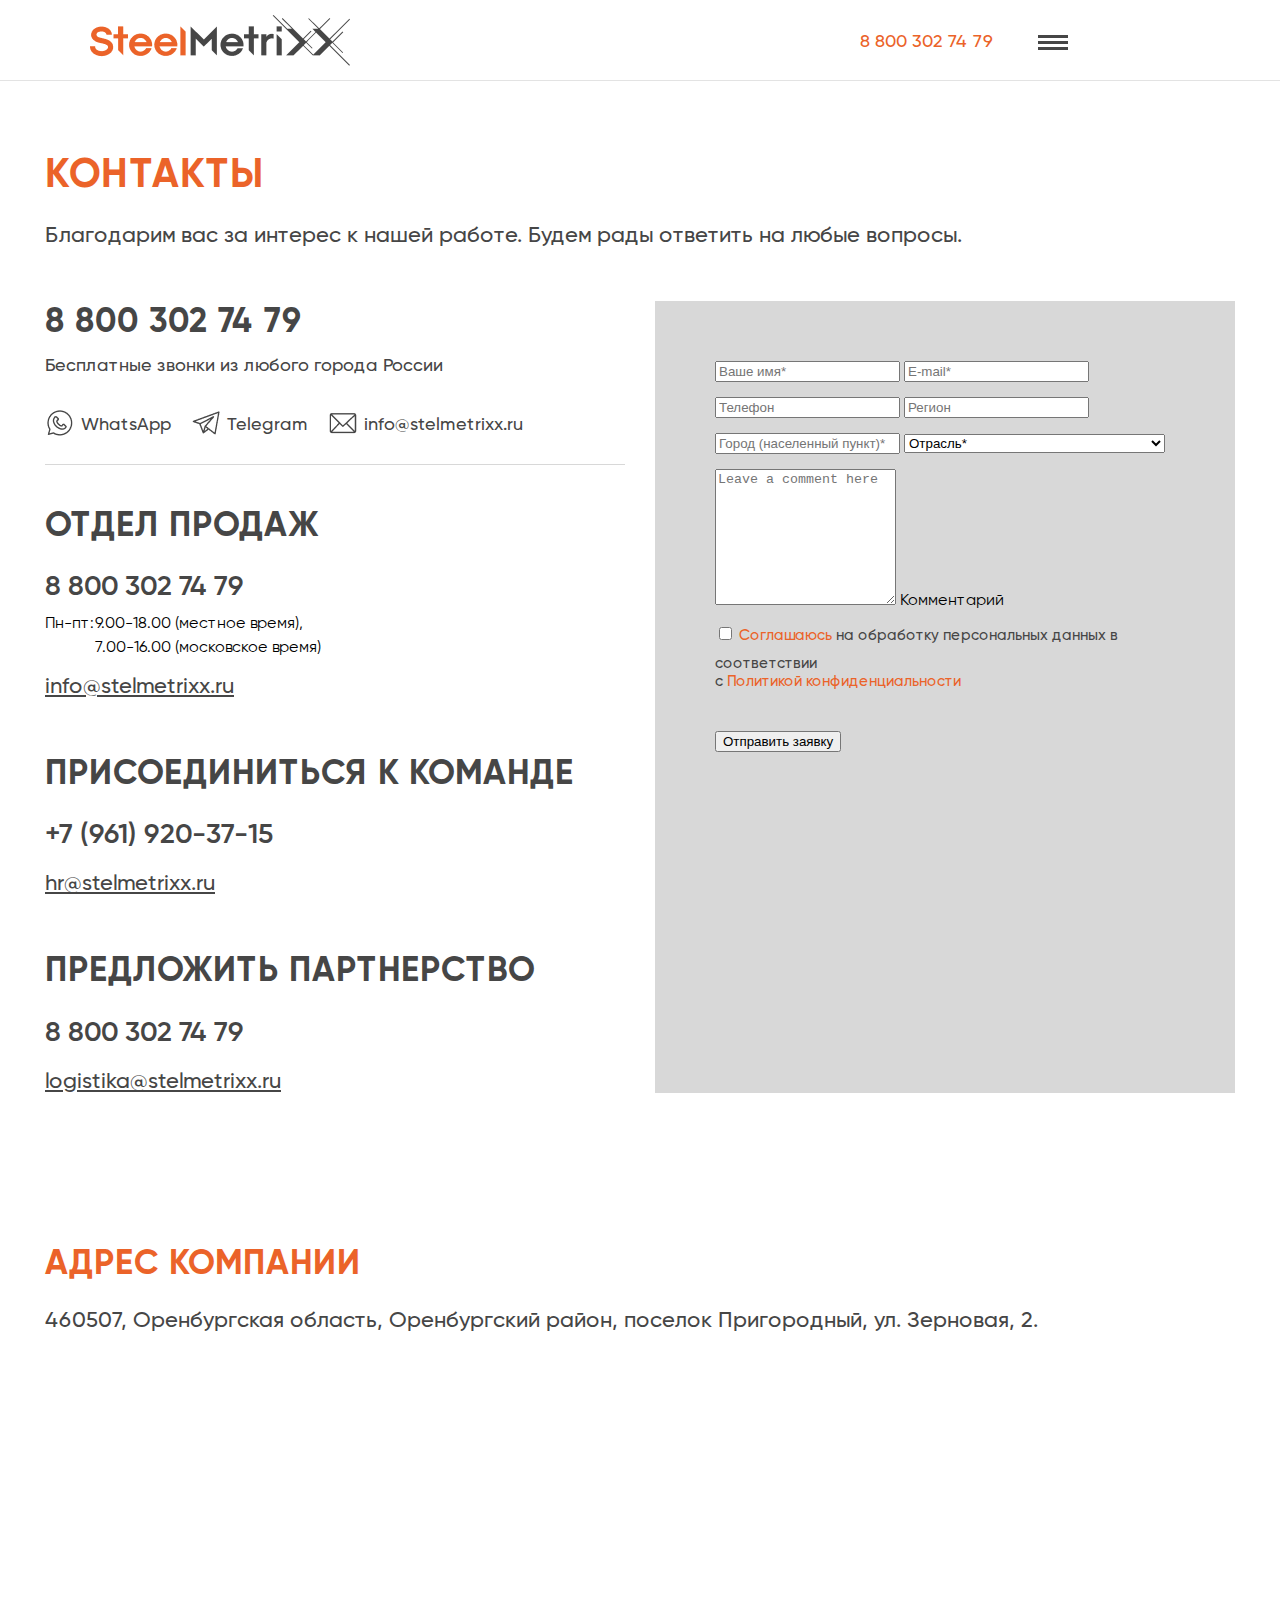
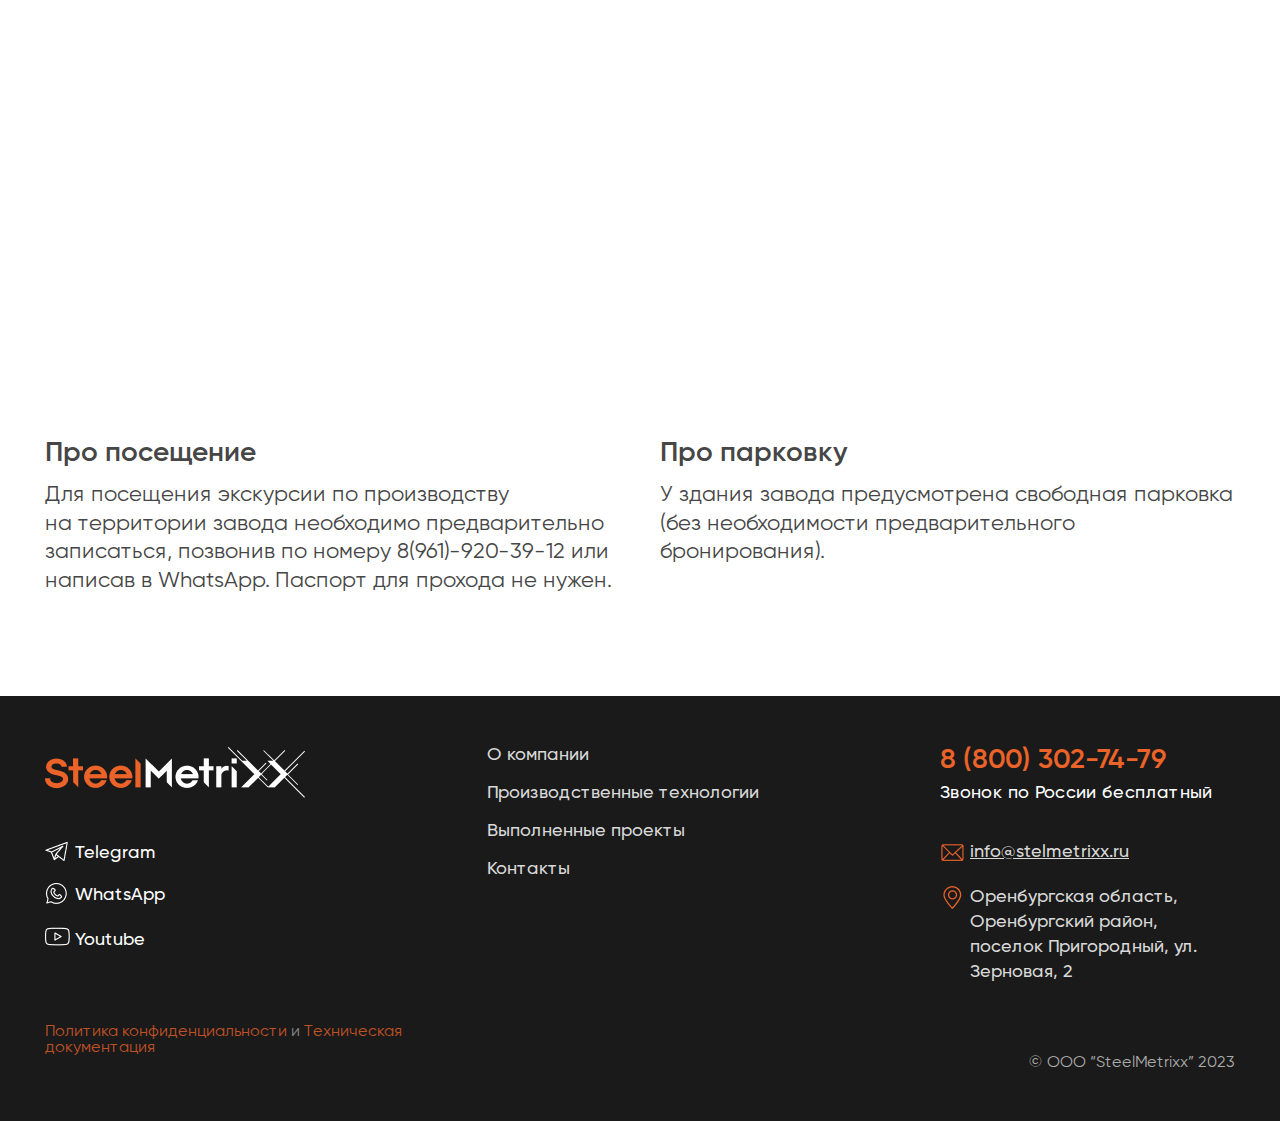
<file: page2.html>
<!DOCTYPE html>
<html lang="ru">
<head>
    <meta charset="UTF-8">
    <meta name="viewport" content="width=device-width, initial-scale=1.0">
    <title>Контакты</title>
    <link rel="stylesheet" href="./fonts/stylesheet.css">
    <link href="https://cdn.jsdelivr.net/npm/bootstrap@5.3.2/dist/css/bootstrap.min.css" rel="stylesheet" integrity="sha384-T3c6CoIi6uLrA9TneNEoa7RxnatzjcDSCmG1MXxSR1GAsXEV/Dwwykc2MPK8M2HN" crossorigin="anonymous">
    <link rel="stylesheet" href="./css/stylepage2.css">
</head>
<body>


     <!-- Section 1 -->
    <div class="wrapper">
        <section class="container-first">
            <header class="center">
                <div class="logo center">
                    <img src="./images/Logo.png" alt="Logo">
                </div>
                <nav class="menu center">
                    <ul class="btn-menu"> 
                        <li class="linerighthead"><a href="./index.html">Главная</a></li>
                        <li class="dropdown">
                            <button class="btn" type="button" data-bs-toggle="dropdown" aria-expanded="false">
                                Компетенции <img src="./images/arrowhed.png" alt="arrowhed">
                            </button>
                            <ul class="dropdown-menu">
                                <li class="one"><a class="dropdown-item" href="./page4.html">Производственные технологии</a></li>
                                <li class="two"><a class="dropdown-item" href="./page5.html">Реализованные проекты</a></li>
                            </ul>
                        </li>                            
                        <li class="linelefthead linerighthead"><a href="./page3.html">О компании</a></li>
                        <li class="linenone"><a href="./page2.html">Контакты</a></li>
                    </ul>
                </nav>
                <div class="tel center">
                    <a href="tel:88003027479">8 800 302 74 79</a>
                </div>
                <span class="burger">
                    <i></i>
                    <i></i>
                    <i></i>
                </span>
            </header>
        </section>

     <!-- Section 2 -->
        <section class="container-contacts">
            <div class="contacts center">
                    <h2>КОНТАКТЫ</h2>
                    <p>Благодарим вас за интерес к нашей работе. Будем рады ответить на любые вопросы.</p>
            </div>
            <div class="contacts-info center">
                <div class="contacts-left">
                    <div class="tell">
                        <h2>8 800 302 74 79</h2>
                        <p>Бесплатные звонки из любого города России</p>
                        <ul class="socialmedia">
                            <li><img src="./images/icon/Whatsappcontacts.png" alt="Whatsapp"><a href="https://web.whatsapp.com/" target="_blank">WhatsApp</a></li>
                            <li><img src="./images/icon/Telegramcontacts.png" alt="Telegram"><a href="https://telegram.me/groupname" target="_blank">Telegram</a></li>
                            <li><img src="./images/icon/mailcontacts.png" alt="mail"><a href="mailto:info@stelmetrixx.ru"  target="_blank" >info@stelmetrixx.ru</a></li>
                        </ul>
                    </div>
                    <div class="salesdepartment">
                        <h2>Отдел продаж</h2>
                        <h3>8 800 302 74 79</h3>
                        <ul class="time">
                            <li>Пн-пт:</li>
                            <li>9.00-18.00 (местное время),</li>
                            <li></li>
                            <li>7.00-16.00 (московское время)</li>
                        </ul>
                        <p><a href="mailto:info@stelmetrixx.ru"  target="_blank">info@stelmetrixx.ru</a></p>
                    </div>
                    <div class="theteam">
                        <h2>Присоединиться к команде</h2>
                        <h3>+7 (961) 920-37-15</h3>
                        <p><a href="mailto:hr@stelmetrixx.ru"  target="_blank">hr@stelmetrixx.ru</a></p>
                    </div>
                    <div class="partnership">
                        <h2>Предложить партнерство</h2>
                        <h3>8 800 302 74 79</h3>
                        <p><a href="mailto:logistika@stelmetrixx.ru"  target="_blank">logistika@stelmetrixx.ru</a></p>
                    </div>
                </div>
                <div class="contacts-right">
                    <input class="form-control form-control-lg" type="text" placeholder="Ваше имя*" aria-label="default input example">
                    <input class="form-control form-control-lg" type="text" placeholder="E-mail*" aria-label="default input example">
                    <input class="form-control form-control-lg" type="text" placeholder="Телефон" aria-label="default input example">
                    <input class="form-control form-control-lg" type="text" placeholder="Регион" aria-label="default input example">
                    <input class="form-control form-control-lg" type="text" placeholder="Город (населенный пункт)*" aria-label="default input example">
                    <select class="form-select " aria-label="Default select example">
                        <option selected>Отрасль*</option>
                        <option class="name" value="1">Сельское хозяйство</option>
                        <option class="name" value="2">Логистика и склады</option>
                        <option class="name" value="3">Торговые организации</option>
                        <option class="name" value="4">Промышленность</option>
                        <option class="name" value="5">Спортивные организации</option>
                        <option class="name" value="6">Проживание и размещение людей</option>
                        <option class="name" value="7">Энергетика</option>
                        <option class="name" value="8">Автомобильный бизнес</option>
                        <option class="name" value="9">Административные и офисные здания</option>
                        <option class="name" value="10">Медицина и образование</option>
                        <option class="name" value="11">Дороги и мосты</option>
                        <option class="name" value="12">Оборонно-промышленный комплекс</option>
                    </select>
                    <div class="form-floating">
                        <textarea class="form-control" placeholder="Leave a comment here" id="floatingTextarea"></textarea>
                        <label for="floatingTextarea">Комментарий</label>
                    </div>
                    <div class="form-check">
                        <input class="form-check-input" type="checkbox" value="" id="flexCheckDefault">
                        <label class="form-check-label" for="flexCheckDefault">
                            Соглашаюсь <span>на обработку персональных данных в соответствии<br> с</span> Политикой конфиденциальности
                        </label>
                      </div>
                      <button type="button" class="btn btn-dark">Отправить заявку</button>                     
                </div>
            </div>
        </section>

            <!-- Section 3 -->

        <section class="container-address center">
            <div class="address-name">
                <h2>Адрес компании</h2>
                <p>460507, Оренбургская область, Оренбургский район, поселок Пригородный, ул. Зерновая, 2.</p>
                <div class="position:relative;overflow:hidden; address-map">
                    <a href="https://yandex.by/maps/org/stilmetriks/88737707380/?utm_medium=mapframe&utm_source=maps" style="color:#eee;font-size:12px;position:absolute;top:0px;">СтилМетрикс</a><a href="https://yandex.by/maps/11084/orenburg-oblast/category/metal_structures/184106658/?utm_medium=mapframe&utm_source=maps" style="color:#eee;font-size:12px;position:absolute;top:14px;">Металлоконструкции в Оренбургской области</a><a href="https://yandex.by/maps/11084/orenburg-oblast/category/prefabricated_buildings/184107425/?utm_medium=mapframe&utm_source=maps" style="color:#eee;font-size:12px;position:absolute;top:28px;">Быстровозводимые здания в Оренбургской области</a><iframe src="https://yandex.by/map-widget/v1/?from=mapframe&ll=55.265816%2C51.776720&mode=poi&poi%5Bpoint%5D=55.259254%2C51.778943&poi%5Buri%5D=ymapsbm1%3A%2F%2Forg%3Foid%3D88737707380&z=15.31" width="100%" height="100%" frameborder="1" allowfullscreen="true" style="position:relative;"></iframe>
                </div>
            </div>
            <div class="address-info">
                <div class="address-left">
                    <h3>Про посещение</h3>
                    <p>Для посещения экскурсии по производству на территории завода необходимо предварительно записаться, позвонив по номеру 8(961)-920-39-12 или написав в WhatsApp. Паспорт для прохода не нужен.</p>
                </div>
                <div class="address-right">
                    <h3>Про парковку</h3>
                    <p>У здания завода предусмотрена свободная парковка (без необходимости предварительного бронирования).</p>
                </div>
            </div>
        </section>

       <!-- Section 4 -->

       <footer class="container-footer">
        <div class="footer-info center">
            <div class="footer-logo">
                <img src="./images/Logofooter.png" alt="Logo">
                <div class="footer-left">
                    <img src="./images/icon/Telegram.png" alt="Telegram">
                    <a href="https://web.telegram.org/a/" target="_blank" >Telegram</a>
                </div>
                <div class="footer-left">
                    <img src="./images/icon/WhatsApp.png" alt="WhatsApp">
                    <a href="https://web.whatsapp.com/" target="_blank" >WhatsApp</a>
                </div>
                <div class="footer-left">
                    <img src="./images/icon/Youtube.png" alt="Youtube">
                    <a href="https://www.youtube.com/" target="_blank" >Youtube</a>
                </div>
                <div class="footer-policy">
                <p>Политика конфиденциальности <span>и</span> Техническая документация</p>
                </div>
            </div>
            <div class="footer-center">
                <ul>
                    <li><a href="./page3.html">О компании</a></li>
                    <li><a href="./page4.html">Производственные технологии</a></li>
                    <li><a href="./page5.html">Выполненные проекты</a></li>
                    <li><a href="./page2.html">Контакты</a></li>
                </ul>
            </div>
            <div class="footer-right">
                <h3>8 (800) 302-74-79</h3>
                <p class="tell">Звонок по России бесплатный</p>
                <div class="right-info">
                    <img src="./images/icon/mailfooter.png" alt="mailfooter">
                    <a href="mailto:info@stelmetrixx.ru"  target="_blank" class="email">info@stelmetrixx.ru</a>
                </div>
                <div class="right-address">
                    <img src="./images/icon/locationfooter.png" alt="locationfooter">
                    <a href="https://yandex.by/maps/-/CDewADZE" target="_blank"  class="address">Оренбургская область, Оренбургский район, поселок Пригородный, ул. Зерновая, 2</a>
                </div>
                <p class="footer-bootom">© ООО “SteеlMetrixx” 2023</p>
            </div>
        </div>
    </footer>




    </div>
    


    <script src="https://cdn.jsdelivr.net/npm/bootstrap@5.3.2/dist/js/bootstrap.bundle.min.js" integrity="sha384-C6RzsynM9kWDrMNeT87bh95OGNyZPhcTNXj1NW7RuBCsyN/o0jlpcV8Qyq46cDfL" crossorigin="anonymous"></script>
    <script src="js/script.js"></script>
</body>
</html>
</file>
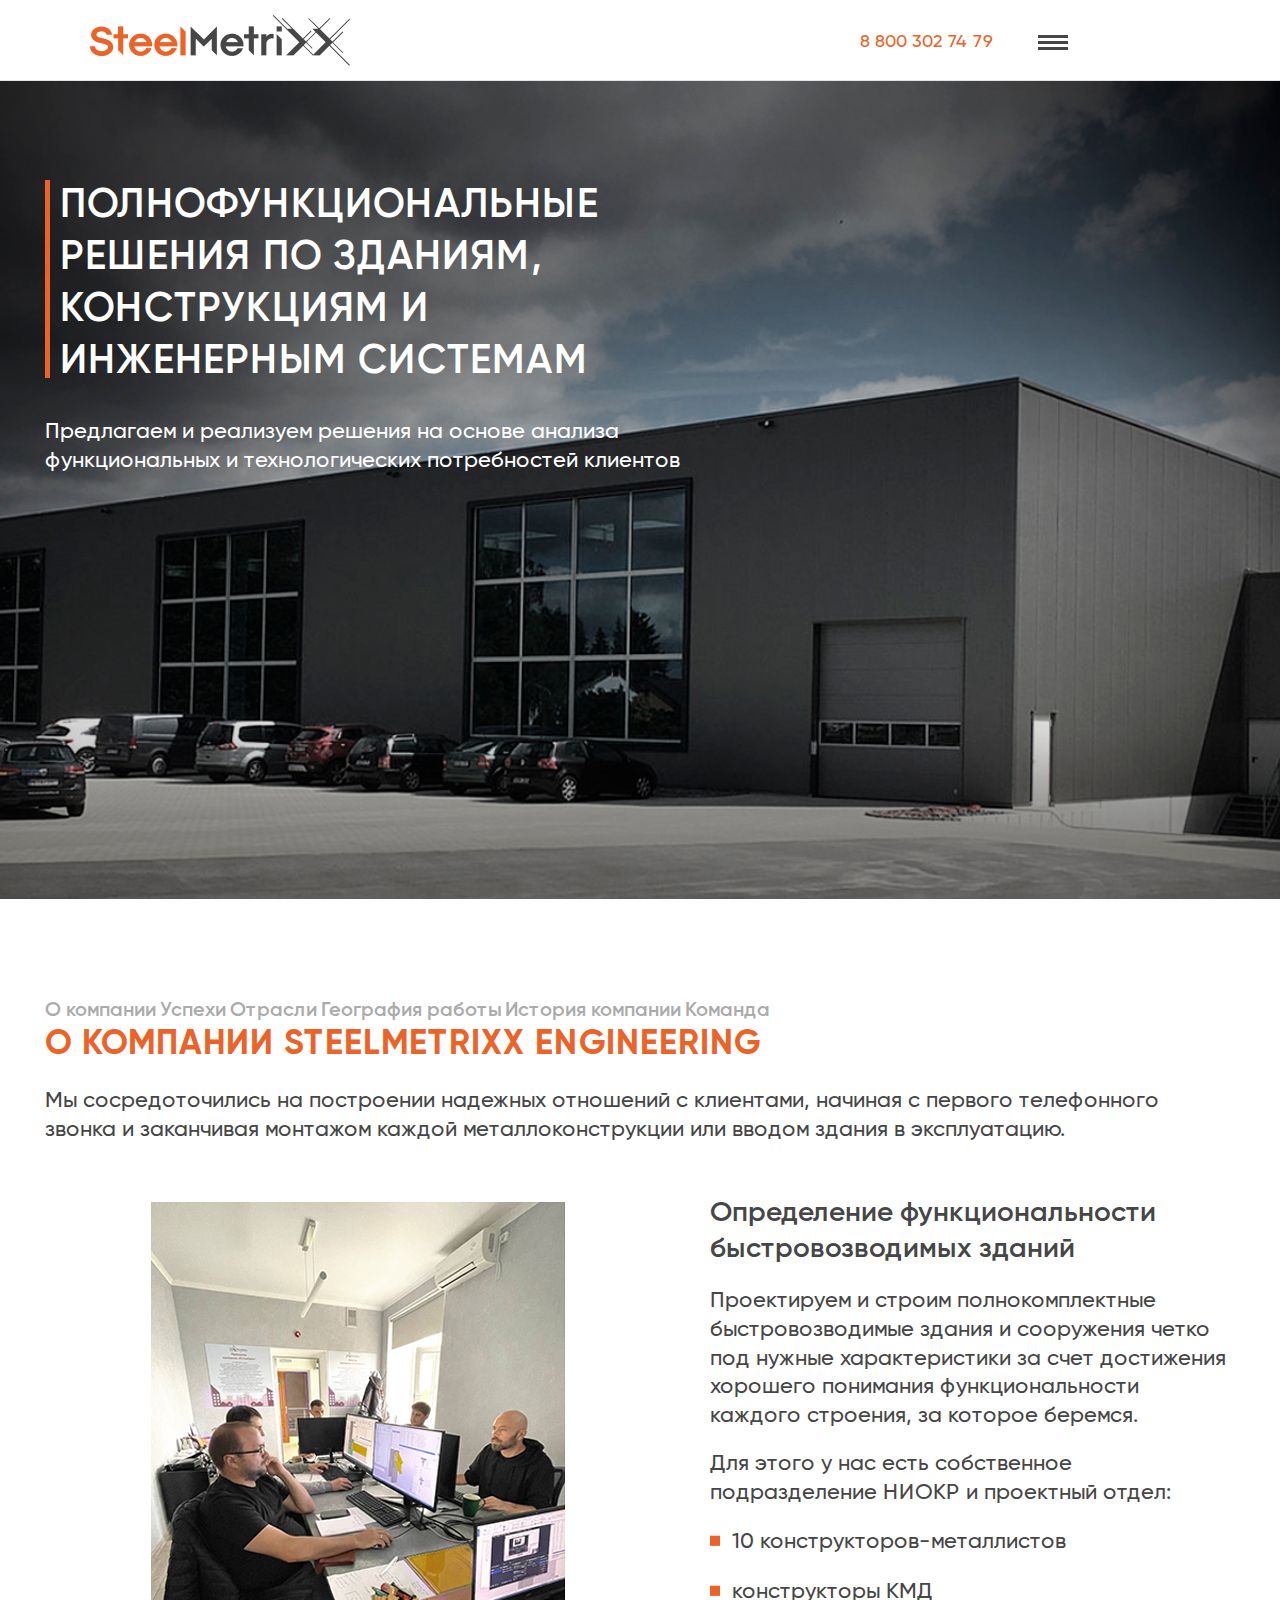
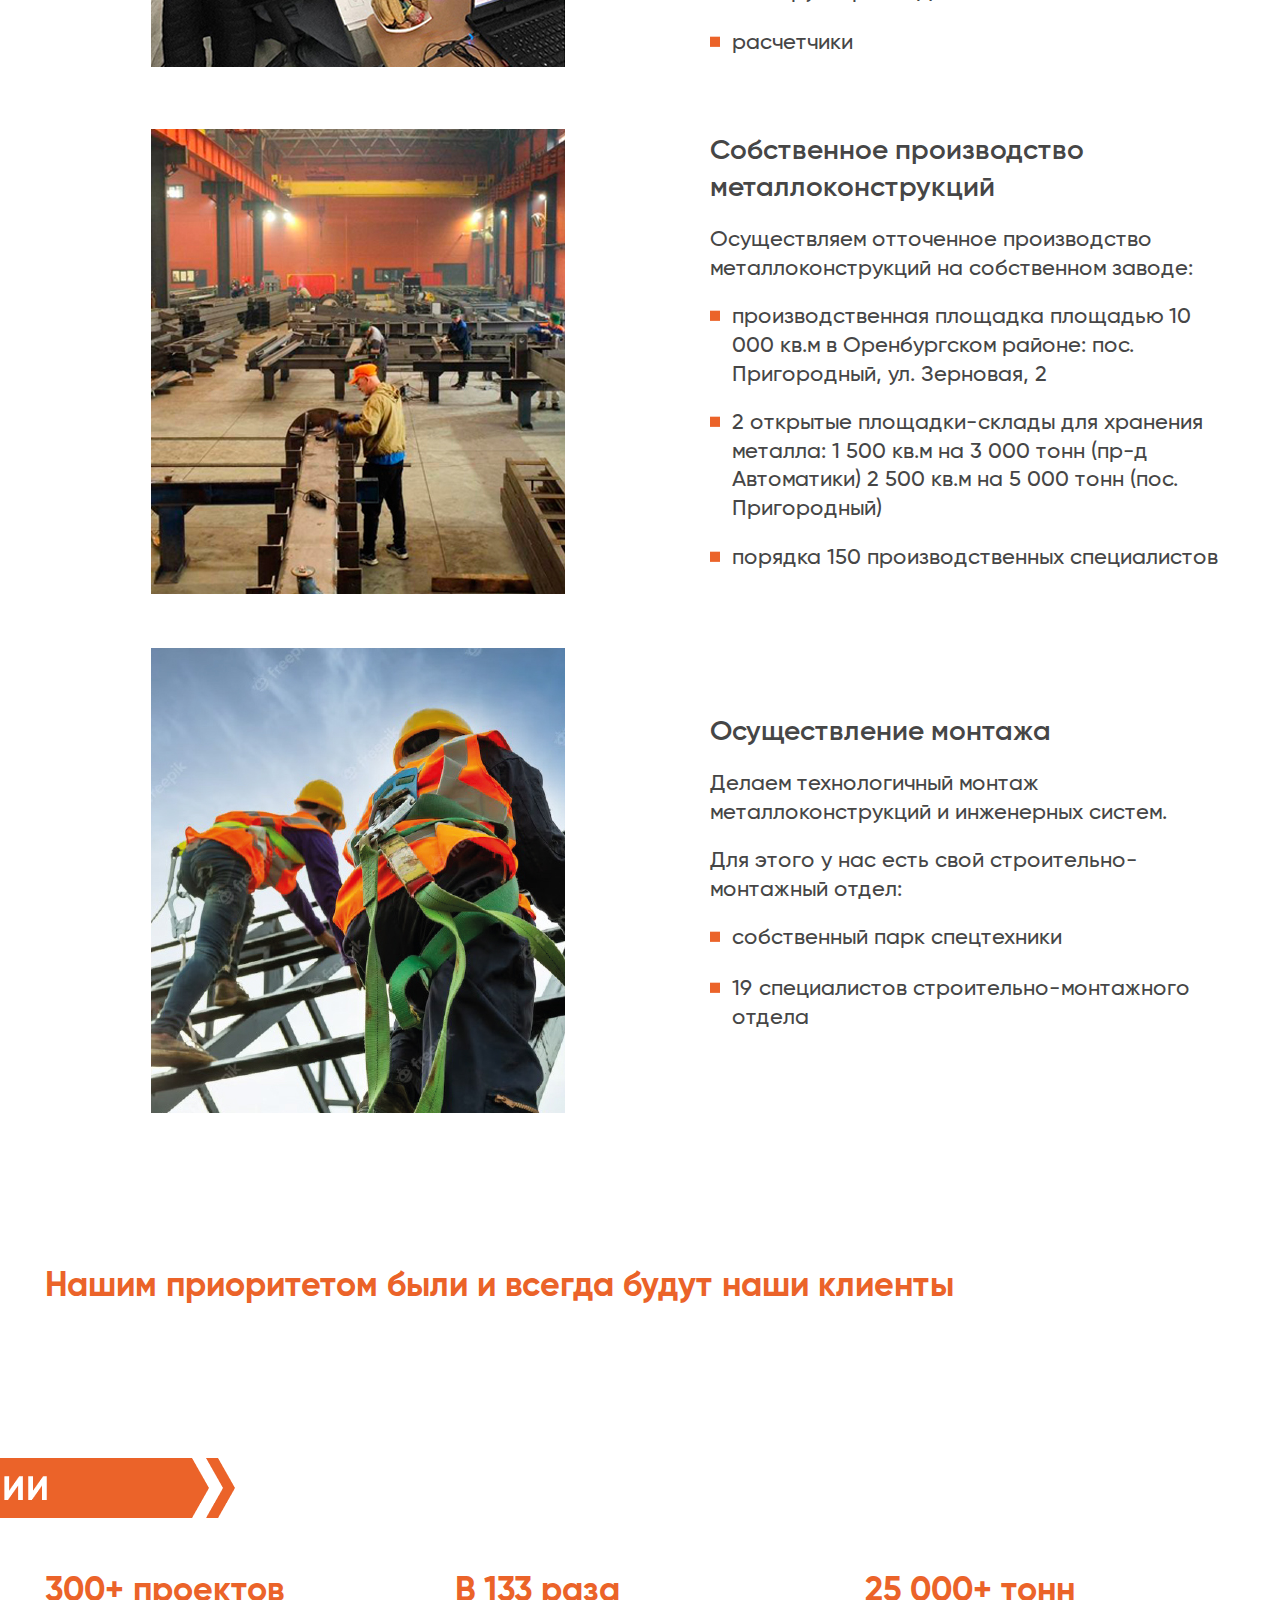
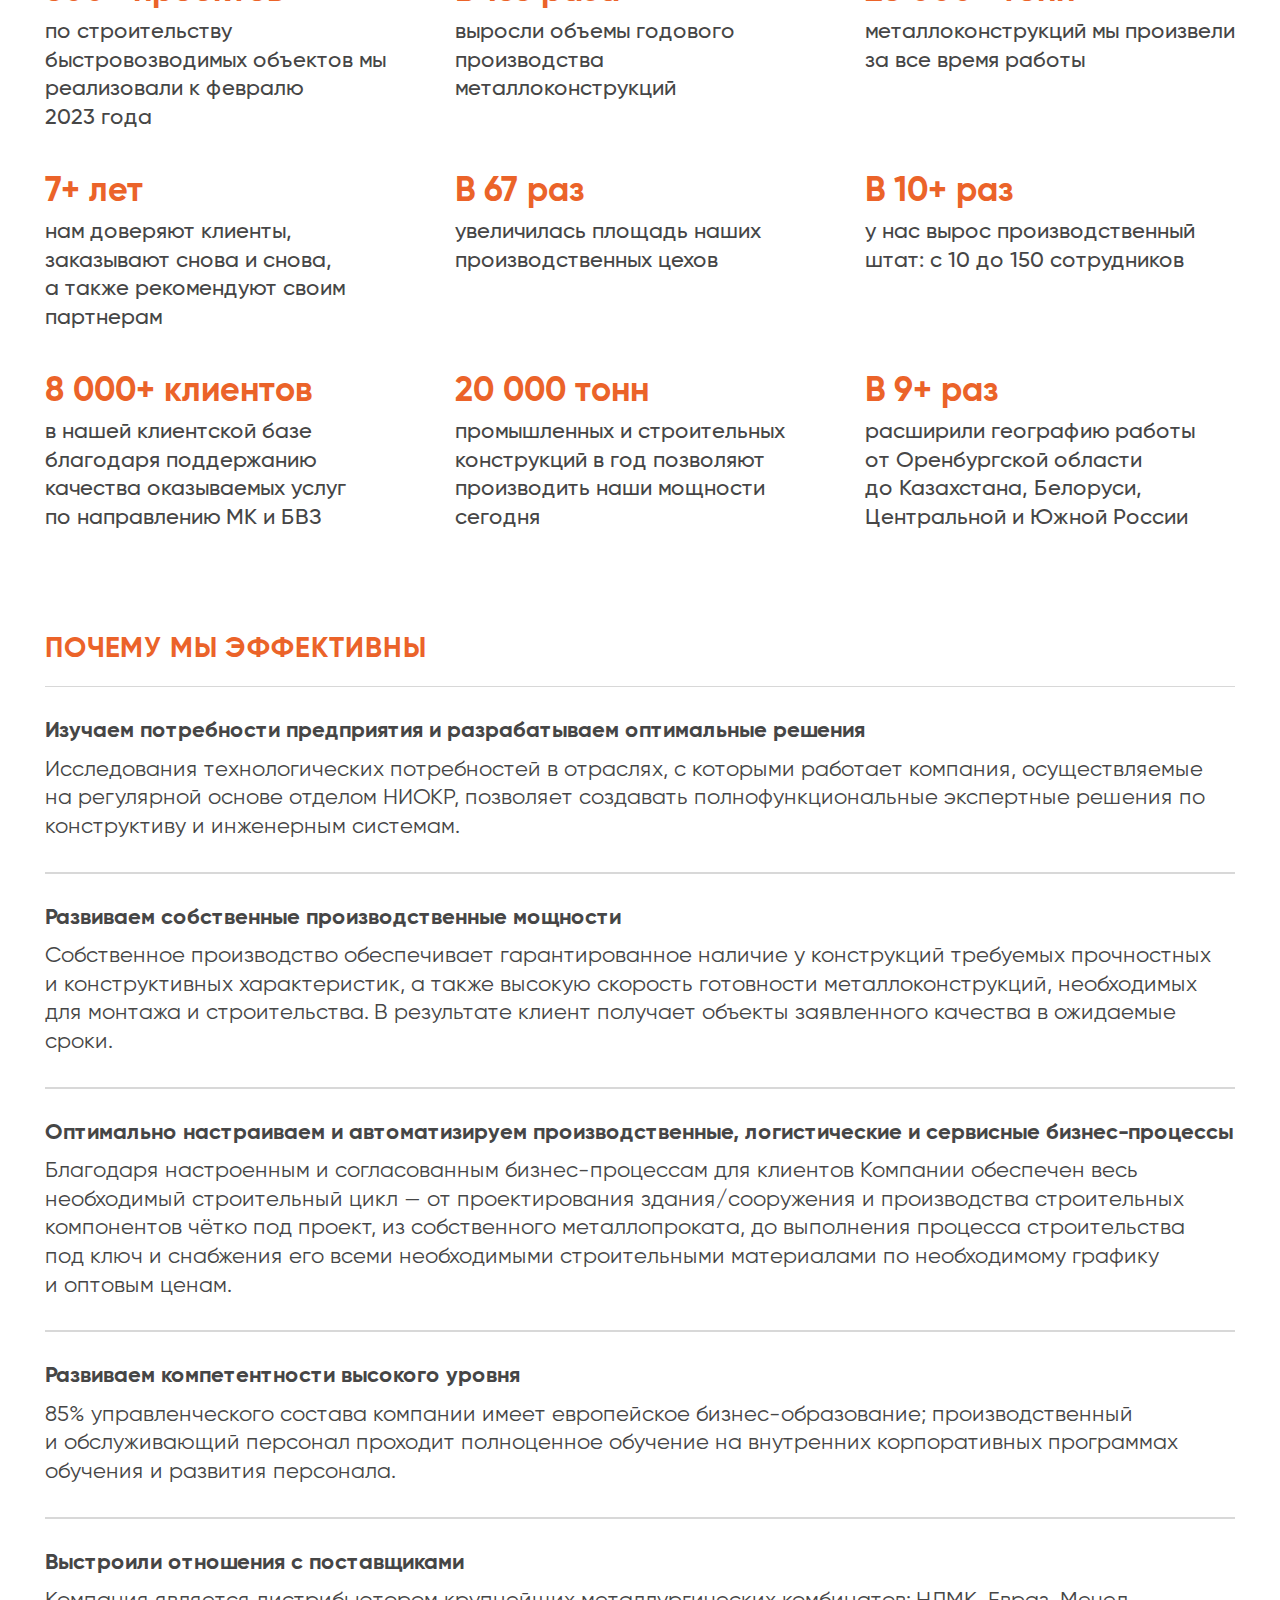
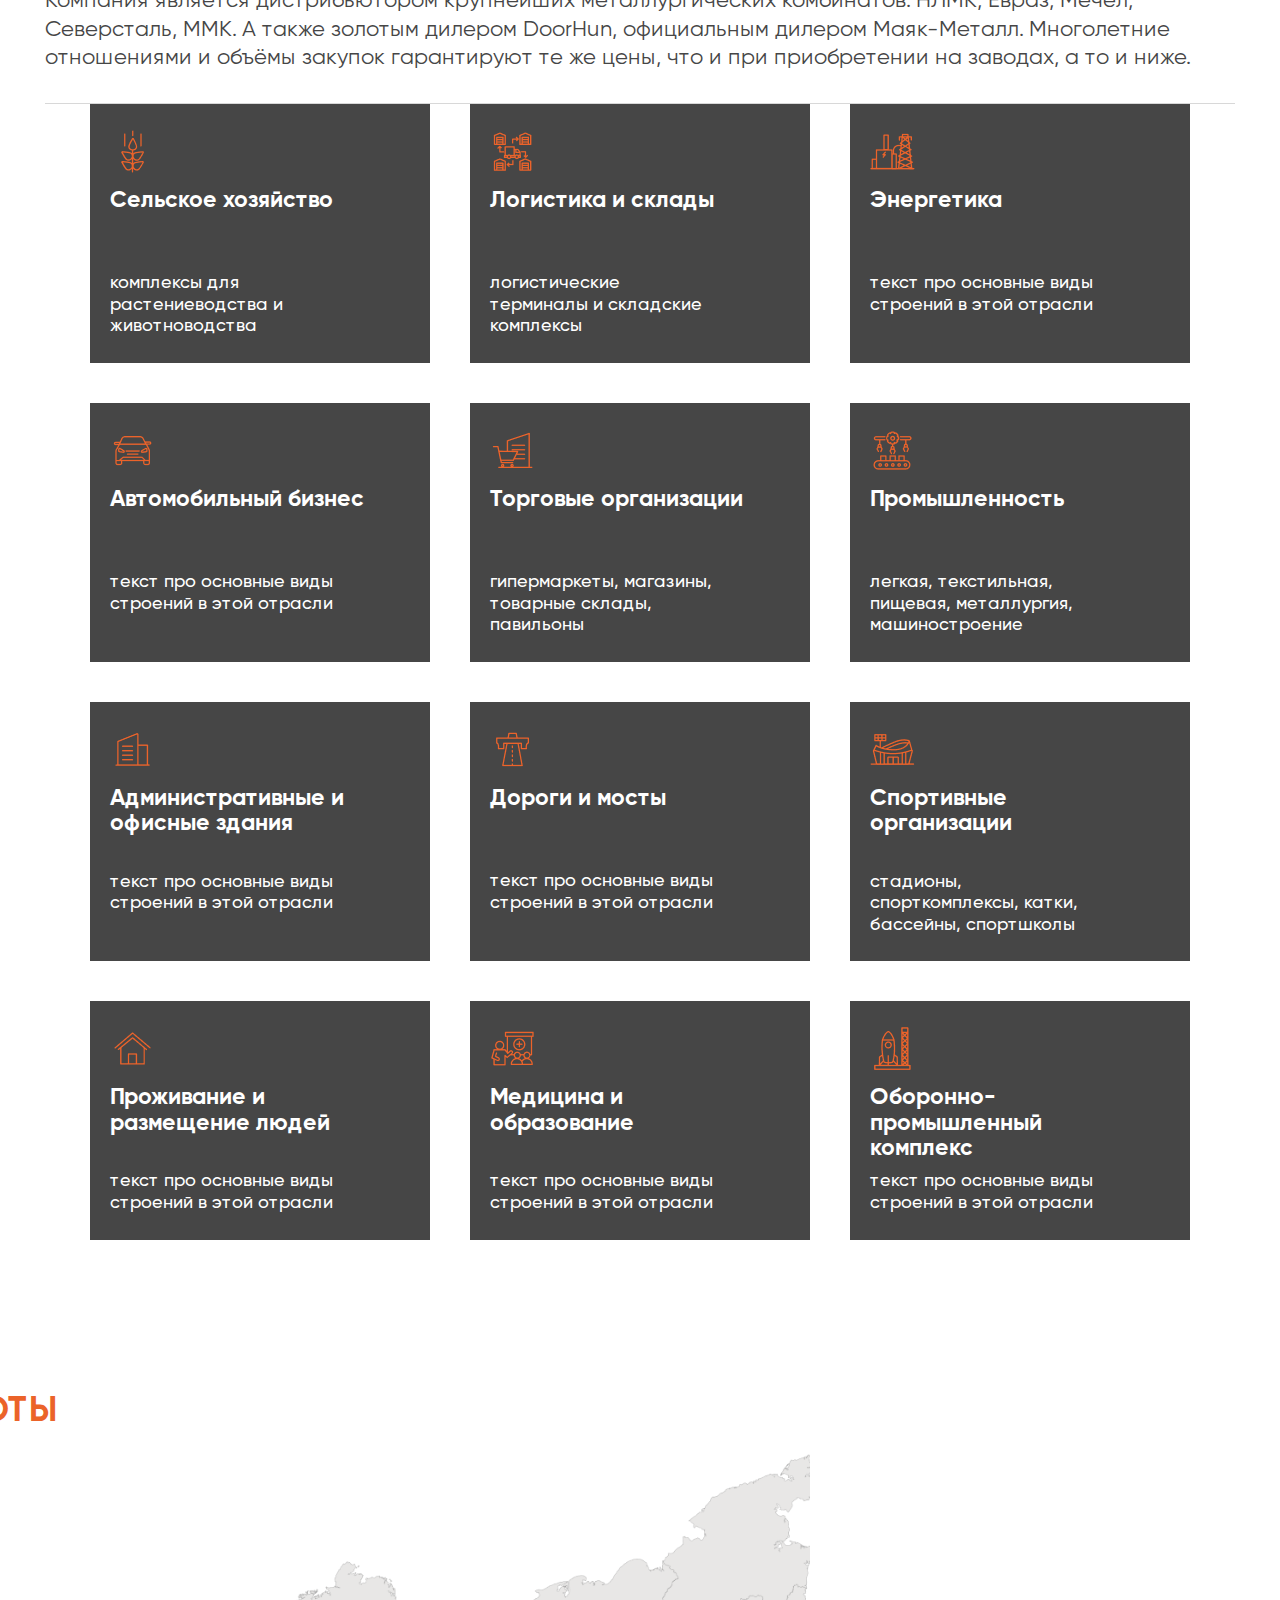
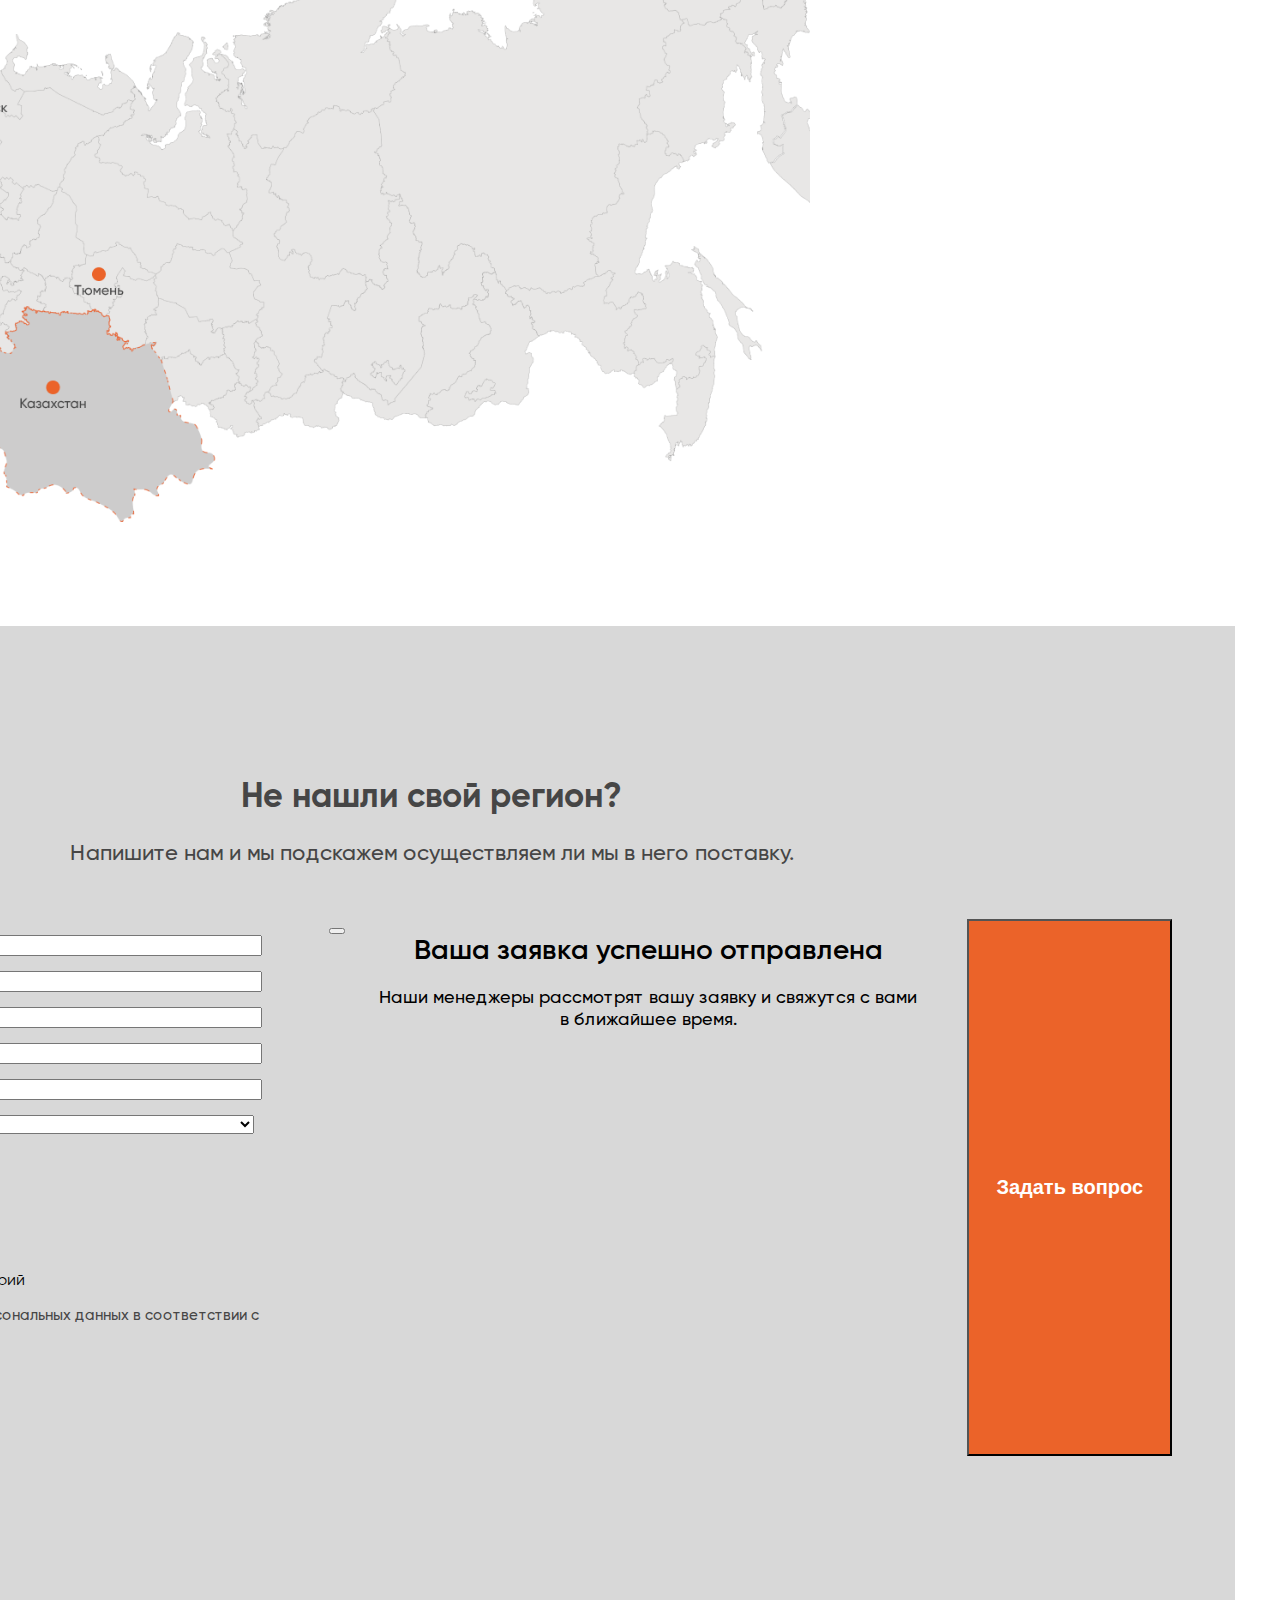
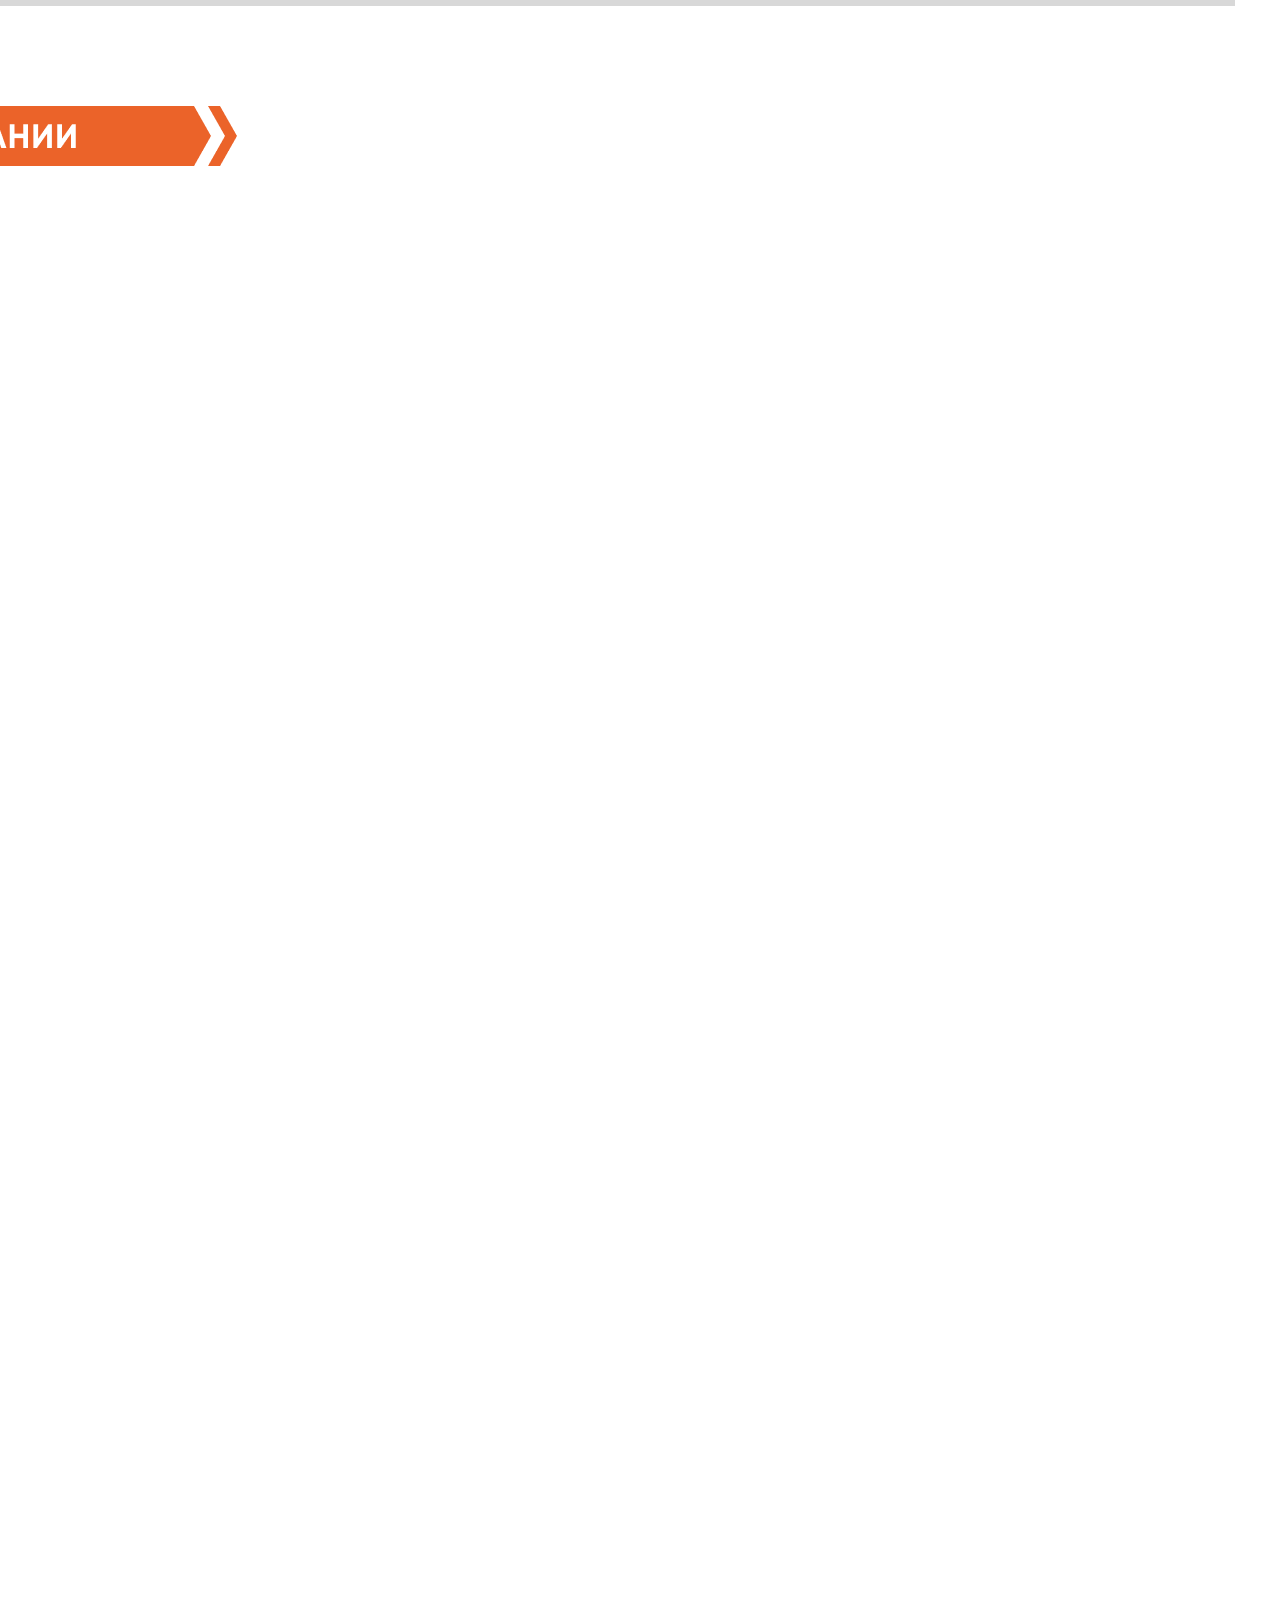
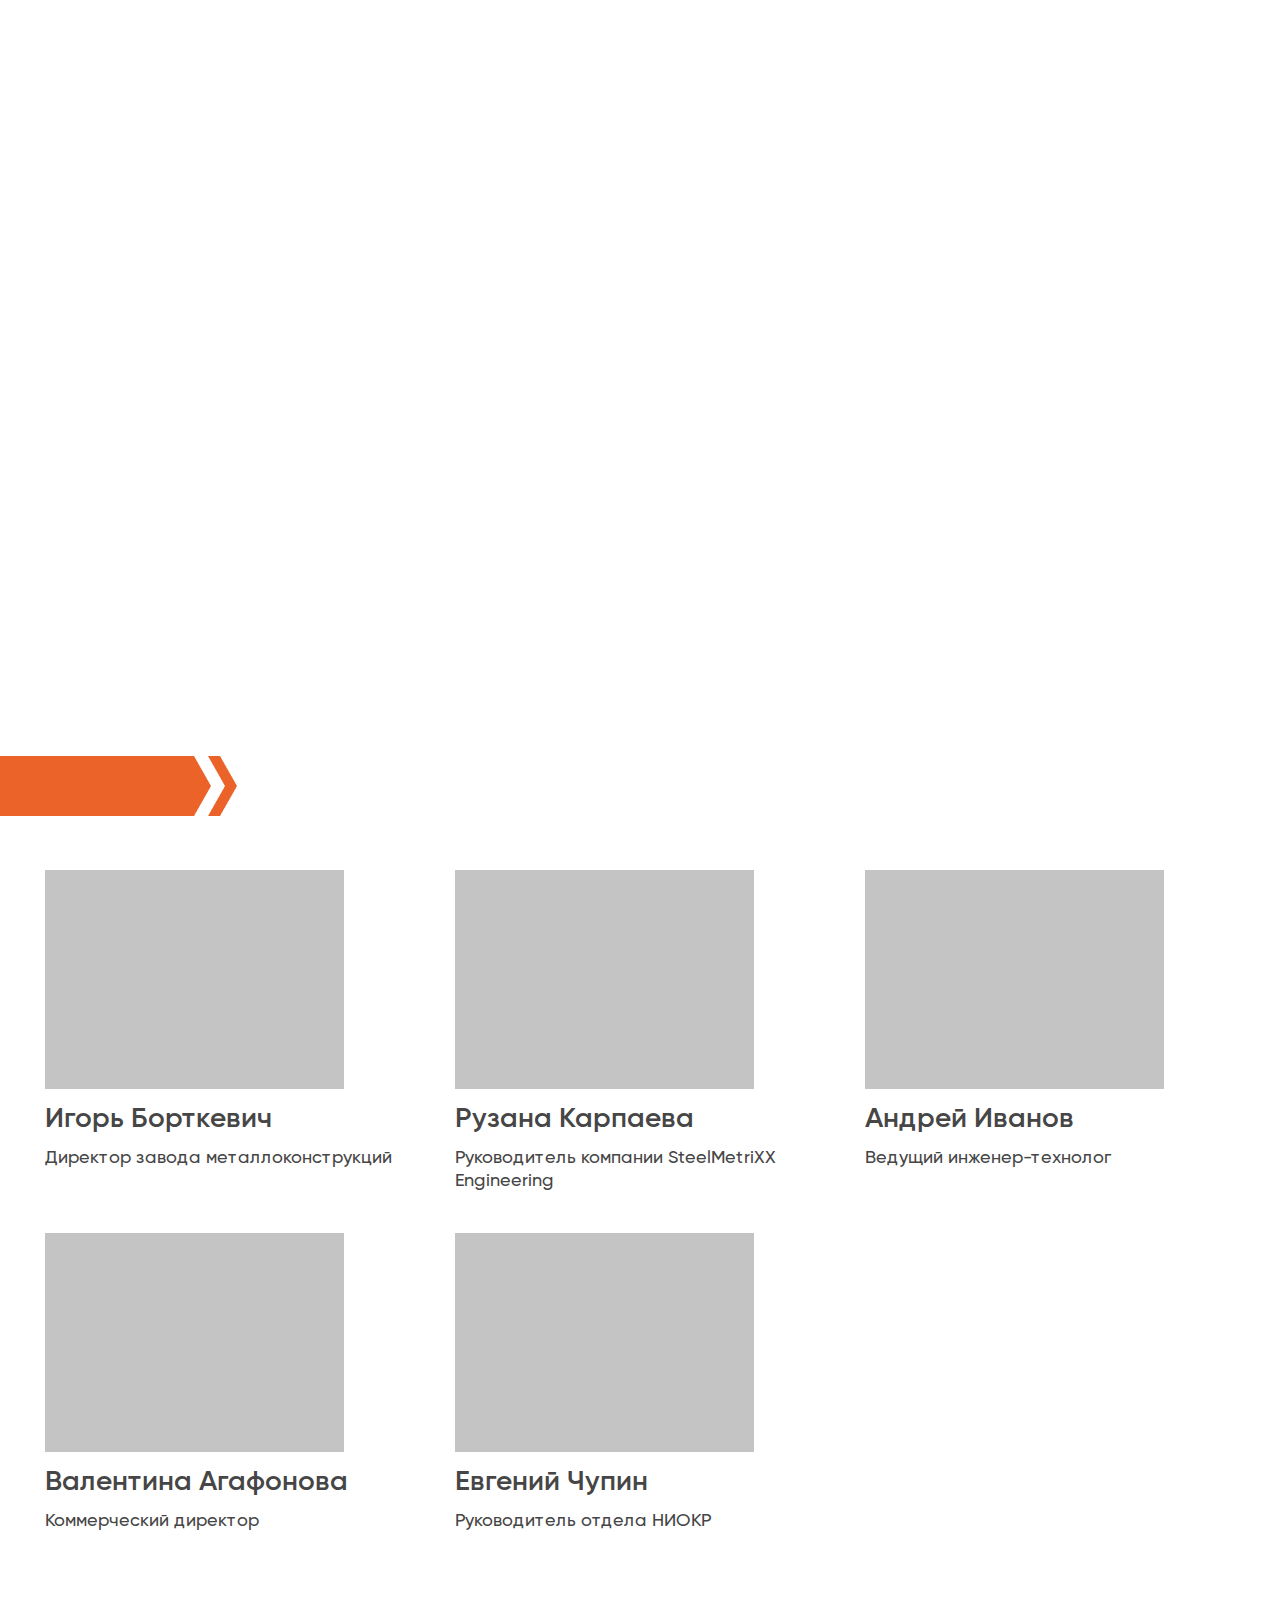
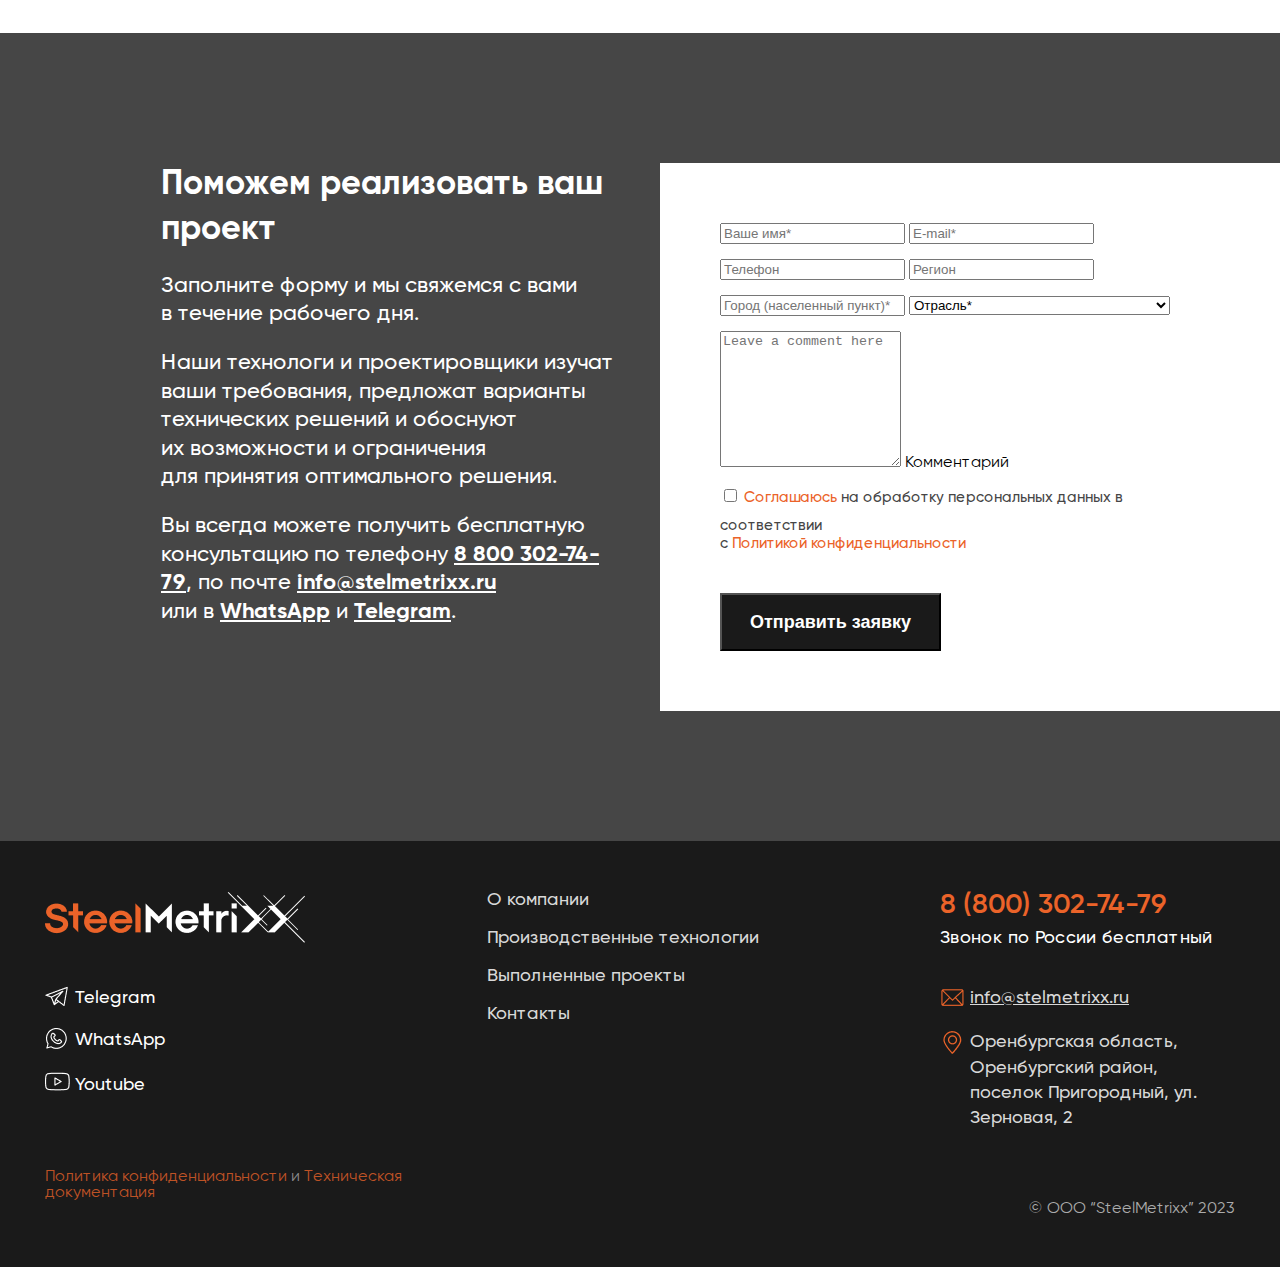
<file: page3.html>
<!DOCTYPE html>
<html lang="ru">
<head>
    <meta charset="UTF-8">
    <meta name="viewport" content="width=device-width, initial-scale=1.0">
    <title>О компании</title>
    <link rel="stylesheet" href="./fonts/stylesheet.css">
    <link href="https://cdn.jsdelivr.net/npm/bootstrap@5.3.2/dist/css/bootstrap.min.css" rel="stylesheet" integrity="sha384-T3c6CoIi6uLrA9TneNEoa7RxnatzjcDSCmG1MXxSR1GAsXEV/Dwwykc2MPK8M2HN" crossorigin="anonymous">
    <link rel="stylesheet" href= "https://cdnjs.cloudflare.com/ajax/libs/animate.css/4.1.1/animate.min.css">
    <link rel="stylesheet" href="./scss/main3.css">
</head>
<body>


     <!-- Section 1 -->
    <div class="wrapper">
        <section class="container-first">
            <header class="center">
                <div class="logo center">
                    <img src="./images/Logo.png" alt="Logo">
                </div>
                <nav class="menu center">
                    <ul class="btn-menu"> 
                        <li class="linerighthead"><a href="./index.html">Главная</a></li>
                        <li class="dropdown">
                            <button class="btn" type="button" data-bs-toggle="dropdown" aria-expanded="false">
                                Компетенции <img src="./images/arrowhed.png" alt="arrowhed">
                            </button>
                            <ul class="dropdown-menu">
                                <li class="one"><a class="dropdown-item" href="./page4.html">Производственные технологии</a></li>
                                <li class="two"><a class="dropdown-item" href="./page5.html">Реализованные проекты</a></li>
                            </ul>
                        </li>                            
                        <li class="linelefthead linerighthead"><a href="./page3.html">О компании</a></li>
                        <li class="linenone"><a href="./page2.html">Контакты</a></li>
                    </ul>
                </nav>
                <div class="tel center">
                    <a href="tel:88003027479">8 800 302 74 79</a>
                </div>
                <span class="burger">
                    <i></i>
                    <i></i>
                    <i></i>
                </span>
            </header>
        </section>
        <section class="head">
            <div class="head-content">
                <div class="head-content-name center">
                    <div class="name">
                            <img src="./images/linehed.png" alt="linehed">
                            <h1>ПОЛНОФУНКЦИОНАЛЬНЫЕ РЕШЕНИЯ ПО ЗДАНИЯМ, КОНСТРУКЦИЯМ И ИНЖЕНЕРНЫМ СИСТЕМАМ</h1>
                        </div>
                        <p>Предлагаем и реализуем решения на основе анализа
                            функциональных и технологических потребностей клиентов</p>
                    </div>
                </div>
        </section>

             <!-- Section 2 -->

        <section class="container-company">
            <div class="container-content center">
                <div class="company-left">
                    <div class="row justify-content-between" >
                        <div class="col-12 col-xl-3 listgr ">
                            <div id="list-example" class="list-group">
                            <a href="#list-item-1">О компании</a>
                            <a href="#list-item-2">Успехи</a>
                            <a href="#list-item-3">Отрасли</a>
                            <a href="#list-item-4">География работы</a>
                            <a href="#list-item-5">История компании</a>
                            <a href="#list-item-6">Команда</a>
                            </div>
                        </div>
                        <div class="col-12 col-xl-9">
                          <div data-bs-spy="scroll" data-bs-target="#list-example" data-bs-smooth-scroll="true" class="scrollspy-example" tabindex="0">
                            <div id="list-item-1" class="SteelMetriXX">
                                <h2>О компании SteelMetriXX Engineering</h2>
                                <p class="company">Мы сосредоточились на построении надежных отношений с клиентами, начиная с первого
                                    телефонного звонка и заканчивая монтажом каждой металлоконструкции или вводом здания в эксплуатацию.</p>
                                <div class="SteelMetriXX-info">
                                    <div class="projectdepartment">
                                        <img src="./images/page3/projectdepartment.jpg" alt="projectdepartment">
                                    </div>
                                    <div class="projectdepartment-info">
                                        <h3>Определение функциональности быстровозводимых зданий</h3>
                                        <p>Проектируем и строим полнокомплектные быстровозводимые здания и сооружения четко под нужные характеристики за счет достижения
                                            хорошего понимания функциональности каждого строения, за которое беремся.</p>
                                        <p>Для этого у нас есть собственное
                                            подразделение НИОКР и проектный отдел:</p>
                                            <ul>
                                                <li><img src="./images/page3/marker.png" alt="marker"></li>
                                                <li>10 конструкторов-металлистов</li>
                                                <li><img src="./images/page3/marker.png" alt="marker"></li>
                                                <li>конструкторы КМД</li>
                                                <li><img src="./images/page3/marker.png" alt="marker"></li>
                                                <li>расчетчики</li>
                                            </ul>
                                    </div>

                                    <div class="ownproduction">
                                        <img src="./images/page3/ownproduction.jpg" alt="ownproduction">
                                    </div>
                                    <div class="ownproduction-info">
                                        <h3>Собственное производство металлоконструкций</h3>
                                        <p>Осуществляем отточенное производство металлоконструкций на собственном заводе:</p>
                                            <ul>
                                                <li><img src="./images/page3/marker.png" alt="marker"></li>
                                                <li>производственная площадка площадью 10 000 кв.м в Оренбургском районе: пос. Пригородный, ул. Зерновая, 2</li>
                                                <li><img src="./images/page3/marker.png" alt="marker"></li>
                                                <li>2 открытые площадки-склады для хранения металла: 1 500 кв.м на 3 000 тонн (пр-д Автоматики) 2 500 кв.м на 5 000 тонн (пос. Пригородный)</li>
                                                <li><img src="./images/page3/marker.png" alt="marker"></li>
                                                <li>порядка 150 производственных специалистов</li>
                                            </ul>
                                    </div>
                                    <div class="installation">
                                        <img src="./images/page3/installation.jpg" alt="installation">
                                    </div>
                                    <div class="installation-info">
                                        <h3>Осуществление монтажа</h3>
                                        <p>Делаем технологичный монтаж металлоконструкций и инженерных систем.</p>
                                        <p>Для этого у нас есть свой строительно-монтажный отдел:</p>
                                            <ul>
                                                <li><img src="./images/page3/marker.png" alt="marker"></li>
                                                <li>собственный парк спецтехники</li>
                                                <li><img src="./images/page3/marker.png" alt="marker"></li>
                                                <li>19 специалистов строительно-монтажного отдела</li>
                                            </ul>
                                    </div>          
                                </div>
                                <h3>Нашим приоритетом были и всегда будут наши клиенты</h3>
                            </div>
    
                            <div id="list-item-2" class="successes">
                                <img src="./images/page3/successesarrow.png" alt="successes">
                                <div class="successes-info">
                                    <div class="successes-text">
                                        <h3>300+ проектов</h3>
                                        <p>по строительству быстровозводимых объектов мы реализовали к февралю 2023 года</p>
                                    </div>
                                    <div class="successes-text">
                                        <h3>В 133 раза</h3>
                                        <p>выросли объемы годового производства металлоконструкций</p>
                                    </div>
                                    <div class="successes-text">
                                        <h3>25 000+ тонн</h3>
                                        <p>металлоконструкций мы произвели за все время работы</p>
                                    </div>
                                    <div class="successes-text">
                                        <h3>7+ лет</h3>
                                        <p>нам доверяют клиенты, заказывают снова и снова, а также рекомендуют своим партнерам</p>
                                    </div>
                                    <div class="successes-text">
                                        <h3>В 67 раз</h3>
                                        <p>увеличилась площадь наших производственных цехов</p>
                                    </div>
                                    <div class="successes-text">
                                        <h3>В 10+ раз</h3>
                                        <p>у нас вырос производственный штат: с 10 до 150 сотрудников</p>
                                    </div>
                                    <div class="successes-text">
                                        <h3>8 000+ клиентов</h3>
                                        <p>в нашей клиентской базе благодаря поддержанию качества оказываемых услуг по направлению МК и БВЗ</p>
                                    </div>
                                    <div class="successes-text">
                                        <h3>20 000 тонн</h3>
                                        <p>промышленных и строительных конструкций в год позволяют производить наши мощности сегодня</p>
                                    </div>
                                    <div class="successes-text">
                                        <h3>В 9+ раз</h3>
                                        <p>расширили географию работы от Оренбургской области до Казахстана, Белоруси, Центральной и Южной России</p>
                                    </div>  
                                </div>
                                <h2>Почему мы эффективны</h2>
                                <div class="effective">
                                    <div class="effective-info">
                                        <h4>Изучаем потребности предприятия и разрабатываем оптимальные решения</h4>
                                        <p>Исследования технологических потребностей в отраслях, с которыми работает компания,
                                            осуществляемые на регулярной основе отделом НИОКР, позволяет создавать полнофункциональные
                                            экспертные решения по конструктиву и инженерным системам.</p>
                                    </div>
                                    <div class="effective-info">
                                        <h4>Развиваем собственные производственные мощности</h4>
                                        <p>Собственное производство обеспечивает гарантированное наличие у конструкций требуемых
                                            прочностных и конструктивных характеристик, а также высокую скорость готовности
                                            металлоконструкций, необходимых для монтажа и строительства. В результате клиент получает
                                            объекты заявленного качества в ожидаемые сроки.</p>
                                    </div>
                                    <div class="effective-info">
                                        <h4>Оптимально настраиваем и автоматизируем производственные, логистические
                                            и сервисные бизнес-процессы</h4>
                                        <p>Благодаря настроенным и согласованным бизнес-процессам для клиентов Компании обеспечен весь
                                            необходимый строительный цикл — от проектирования здания/сооружения и производства
                                            строительных компонентов чётко под проект, из собственного металлопроката, до выполнения
                                            процесса строительства под ключ и снабжения его всеми необходимыми строительными материалами
                                            по необходимому графику и оптовым ценам.</p>
                                    </div>
                                    <div class="effective-info">
                                        <h4>Развиваем компетентности высокого уровня</h4>
                                        <p>85% управленческого состава компании имеет европейское бизнес-образование; производственный и обслуживающий персонал проходит полноценное обучение на внутренних корпоративных
                                            программах обучения и развития персонала.</p>
                                    </div>
                                    <div class="effective-info">
                                        <h4>Выстроили отношения с поставщиками</h4>
                                        <p>Компания является дистрибьютором крупнейших металлургических комбинатов: НЛМК, Евраз,
                                            Мечел, Северсталь, ММК. А также золотым дилером DoorHun, официальным дилером Маяк-Металл.
                                            Многолетние отношениями и объёмы закупок гарантируют те же цены, что и при приобретении
                                            на заводах, а то и ниже.</p>
                                    </div>
                                </div>
                            </div>


                            <div id="list-item-3" class="industries">
                                <img src="./images/page3/industriesarrow.png" alt="industriesarrow" class="arrow">
                                <div class="solutions-cart center">
                                    <div class="cart-info">
                                        <img src="./images/icon/agricultureicon.png" alt="agriculture">
                                        <h4>Cельское хозяйство</h4>
                                        <p>комплексы для растениеводства и животноводства</p>
                                    </div>
                                    <div class="cart-info">
                                        <img src="./images/icon/logisticsicon.png" alt="logistics">
                                        <h4>Логистика и склады</h4>
                                        <p>логистические терминалы и складские комплексы</p>
                                    </div>
                                    <div class="cart-info">
                                        <img src="./images/icon/energyicon.png" alt="energy">
                                        <h4>Энергетика</h4>
                                        <p>текст про основные виды строений в этой отрасли</p>
                                    </div>
                                    <div class="cart-info">
                                        <img src="./images/icon/autoicon.png" alt="auto">
                                        <h4>Автомобильный бизнес</h4>
                                        <p>текст про основные виды строений в этой отрасли</p>
                                    </div>
                                    <div class="cart-info">
                                        <img src="./images/icon/shopicon.png" alt="shop">
                                        <h4>Торговые организации</h4>
                                        <p>гипермаркеты, магазины, товарные склады, павильоны</p>
                                    </div>
                                    <div class="cart-info">
                                        <img src="./images/icon/industryicon.png" alt="industry">
                                        <h4>Промышленность</h4>
                                        <p>легкая, текстильная, пищевая, металлургия, машиностроение</p>
                                    </div>
                                    <div class="cart-info cardclose">
                                        <img src="./images/icon/officeicon.png" alt="office">
                                        <h4 class="editing-one">Административные и офисные здания</h4>
                                        <p >текст про основные виды строений в этой отрасли</p>
                                    </div>
                                    <div class="cart-info cardclose">
                                        <img src="./images/icon/roadicon.png" alt="road">
                                        <h4>Дороги и мосты</h4>
                                        <p>текст про основные виды строений в этой отрасли</p>
                                    </div>
                                    <div class="cart-info cardclose">
                                        <img src="./images/icon/stadiumicon.png" alt="stadium">
                                        <h4 class="editing-one">Спортивные организации</h4>
                                        <p>стадионы, спорткомплексы, катки, бассейны, спортшколы</p>
                                    </div>
                                    <div class="cart-info cardclose">
                                        <img src="./images/icon/homeicon.png" alt="home">
                                        <h4 class="editing-one">Проживание и размещение людей</h4>
                                        <p>текст про основные виды строений в этой отрасли</p>
                                    </div>
                                    <div class="cart-info cardclose">
                                        <img src="./images/icon/medicicon.png" alt="medic">
                                        <h4 class="editing-one">Медицина и образование</h4>
                                        <p>текст про основные виды строений в этой отрасли</p>
                                    </div>
                                    <div class="cart-info cardclose">
                                        <img src="./images/icon/militaryicon.png" alt="military">
                                        <h4 class="editing-two">Оборонно-промышленный комплекс</h4>
                                        <p>текст про основные виды строений в этой отрасли</p>
                                    </div>
                                </div>
                                <div class="arrow">
                                    <a href="#">Показать еще<img src="./images/page5/arrowright.png" alt="arrowright"></a>
                                </div>
                            </div>
                            <div id="list-item-4" class="geography ">
                                <h2>География работы</h2>
                                <img src="./images/page3/Map.png" alt="map" class="map">
                                <div class="region">
                                    <h3>Не нашли свой регион?</h3>
                                    <p>Напишите нам и мы подскажем осуществляем ли мы в него поставку.</p>
                                    <div class="region-button">

                                        <div class="modal fade" id="exampleModalToggle" aria-hidden="true" aria-labelledby="exampleModalToggleLabel" tabindex="-1">
                                            <div class="modal-dialog modal-dialog-centered">
                                              <div class="modal-content">
                                                <div class="modal-header">
                                                  <button type="button" class="btn-close" data-bs-dismiss="modal" aria-label="Close"></button>
                                                </div>
                                                <div class="modal-body">
                                                    <div class="contacts-right">
                                                        <input class="form-control form-control-lg" type="text" placeholder="Ваше имя*" aria-label="default input example">
                                                        <input class="form-control form-control-lg" type="text" placeholder="E-mail*" aria-label="default input example">
                                                        <input class="form-control form-control-lg" type="text" placeholder="Телефон" aria-label="default input example">
                                                        <input class="form-control form-control-lg" type="text" placeholder="Регион" aria-label="default input example">
                                                        <input class="form-control form-control-lg" type="text" placeholder="Город (населенный пункт)*" aria-label="default input example">
                                                        <select class="form-select" aria-label="Default select example">
                                                            <option selected>Отрасль*</option>
                                                            <option class="name" value="1">Сельское хозяйство</option>
                                                            <option class="name" value="2">Логистика и склады</option>
                                                            <option class="name" value="3">Торговые организации</option>
                                                            <option class="name" value="4">Промышленность</option>
                                                            <option class="name" value="5">Спортивные организации</option>
                                                            <option class="name" value="6">Проживание и размещение людей</option>
                                                            <option class="name" value="7">Энергетика</option>
                                                            <option class="name" value="8">Автомобильный бизнес</option>
                                                            <option class="name" value="9">Административные и офисные здания</option>
                                                            <option class="name" value="10">Медицина и образование</option>
                                                            <option class="name" value="11">Дороги и мосты</option>
                                                            <option class="name" value="12">Оборонно-промышленный комплекс</option>
                                                        </select>
                                                        <div class="form-floating">
                                                            <textarea class="form-control" placeholder="Leave a comment here" id="floatingTextarea"></textarea>
                                                            <label for="floatingTextarea">Комментарий</label>
                                                        </div>
                                                        <div class="form-check">
                                                            <input class="form-check-input" type="checkbox" value="" id="flexCheckDefault">
                                                            <label class="form-check-label" for="flexCheckDefault">
                                                                Соглашаюсь <span>на обработку персональных данных в соответствии с</span> Политикой конфиденциальности
                                                            </label>
                                                        </div>
                                                    </div>
                                                </div>
                                                <div class="modal-footer">
                                                  <button class="btn btn-dark" data-bs-target="#exampleModalToggle2" data-bs-toggle="modal">Отправить заявку</button>
                                                </div>
                                              </div>
                                            </div>
                                        </div>
                                        <div class="modal fade" id="exampleModalToggle2" aria-hidden="true" aria-labelledby="exampleModalToggleLabel2" tabindex="-1">
                                        <div class="modal-dialog modal-dialog-centered">
                                            <div class="modal-content">
                                            <div class="modal-header">
                                                <button type="button" class="btn-close" data-bs-dismiss="modal" aria-label="Close"></button>
                                            </div>
                                            <div class="modal-body">
                                                <h3>Ваша заявка успешно отправлена</h3>
                                                <p class="managerinfo">Наши менеджеры рассмотрят вашу заявку 
                                                и свяжутся с вами в ближайшее время.</p>
                                            </div>
                                            </div>
                                        </div>
                                        </div> 
                                        <button class="btn regionbtn" data-bs-target="#exampleModalToggle" data-bs-toggle="modal">Задать вопрос</button>                                              
                                    
                                    </div>
                                    
                                </div>                         
                            </div>

                            <div id="list-item-5" class="history">
                                <img src="./images/page3/historyarrow.png" alt="historyarrow">
                                <div class="history-blok">
                                    <div class="year2016_21_22 wow animate__animated animate__fadeInDown">
                                        <h3>2016</h3>
                                        <p class="blok2016">Компания была основана 1 июня 2016 года. Компания «SteelMetriXX Engineering» возникла из направления «производство и монтаж металлоконструкций» торгово-промышленной группы «Krovelson», работающей в Оренбургской области и соседних регионах.</p>
                                        <p>площадь цеха металлоконструкций составляла порядка 150 кв.м </p>
                                        <p>в штате 3 сварщика</p>
                                        <p>предлагаемые продукты - металлоконструкции для частного домостроения. Объём производства — 150 тонн металлоконструкций в год</p>
                                    </div>
                                    <div class="year2017_18_19_20_23  wow animate__animated animate__fadeInLeft animate__delay-2s">
                                        <h3>2017</h3>
                                        <p>площадь цеха увеличена до 1 200 кв.м, приобретено оборудование для строительства бескаркасных ангаров</p>
                                        <p>в штат принят первый проектировщик </p>
                                        <p>выход на рынок сельскохозяйственных предприятий, в портфель включены бескаркасные ангары</p>
                                    </div>
                                    <div class="year2017_18_19_20_23 wow animate__animated animate__fadeInRight animate__delay-2s">
                                        <h3>2018</h3>
                                        <p>расширен парк оборудования</p>
                                        <p>количество сварщиков увеличено до 5</p>
                                        <p>выход на рынок промышленных предприятий. Разработаны типовые решения для отраслей: 4 типа быстровозводимых зданий, а также промышленные ёмкости</p>
                                    </div>
                                    <div class="year2017_18_19_20_23 wow animate__animated animate__fadeInLeft animate__delay-3s">
                                        <h3>2019</h3>
                                        <p>арендован дополнительный цех площадью 1 200 кв.м, расширен парк оборудования</p>
                                        <p>количество сварщиков увеличено до 7 </p>
                                        <p>пока нет текта</p>
                                    </div>
                                    <div class="year2017_18_19_20_23 wow animate__animated animate__fadeInRight animate__delay-3s">
                                        <h3>2020</h3>
                                        <p>расширен парк оборудования</p>
                                        <p>расширен производственный штат на 25%. В штат приняты ещё 2 проектировщика</p>
                                        <p>стали официальными дилерами Маяк-Металл на поставку сэндвич-панелей</p>
                                    </div>
                                    <div class="year2016_21_22 wow animate__animated animate__fadeIn animate__delay-4s">
                                        <h3>2021</h3>
                                        <p class="blok2016">В 2021 году было проведено масштабное исследование рынка и отрасли металлоконструкций и быстровозводимых зданий страны, чтобы определить те потребности рынка, которые не закрываются имеющимися многочисленными поставщиками. Благодаря этому мы увидели возможности предоставления услуг лучшего качества и было принято решение вывести это направление в самостоятельный бизнес, сформировав компанию с самостоятельной системой управления.</p>
                                        <p>арендован дополнительный покрасочный цех площадью 1 000 кв.м</p>
                                        <p>открыт офис продаж в Самаре. Количество сварщиков увеличено до 20. Штат проектировщиков увеличен до 6 человек</p>
                                        <p>осуществляется строительство «под ключ»: от проектирования до ввода в эксплуатацию, включая получение разрешительных документов на строительство</p>
                                    </div>
                                    <div class="year2016_21_22 wow animate__animated animate__fadeInUp animate__delay-4s">
                                        <h3>2022</h3>
                                        <p class="blok2016">В 2022 году была разработан новая торговая марка и образована новая компания, имеющая собственную стратегию развития и, при этом, историческую преемственность с ТПГ «Krovelson» в части опыта работы, доверия рынка и управленческих компетенций.</p>
                                        <p>завершено строительство завода металлоконструкций, получена лицензия МЧС на право оказания услуг по огнезащите материалов, изделий и конструкций</p>
                                        <p>состав проектного отдела - 10 расчётчиков и конструкторов- металлистов, которые обучены работе с программой Tekla Structures</p>
                                        <p>объем доступных производственных мощностей —  20 000 тонн промышленных и строительных конструкций</p>
                                    </div>
                                    <div class="year2017_18_19_20_23 wow animate__animated animate__fadeInUp animate__delay-3s">
                                        <h3>2023</h3>
                                        <p>оборудована покрасочная камера площадью 1 000 кв.м</p>
                                        <p>число специалистов на производстве металлоконструкций — порядка 150 человек</p>
                                        <p>на февраль 2023 года число реализованных объектов по строительству БВЗ — более 300</p>
                                    </div>
                                </div>     
                            </div>
                            <div id="list-item-6" class="team">
                                <img src="./images/page3/teamarrow.png" alt="teamarrow">
                                <div class="team-member">
                                    <div class="team-info">
                                        <img src="./images/page3/foto.png" alt="foto">
                                        <h3>Игорь Борткевич</h3>
                                        <p>Директор завода металлоконструкций</p>
                                    </div>
                                    <div class="team-info">
                                        <img src="./images/page3/foto.png" alt="foto">
                                        <h3>Рузана Карпаева</h3>
                                        <p>Руководитель компании SteelMetriXX Engineering</p>
                                    </div>
                                    <div class="team-info">
                                        <img src="./images/page3/foto.png" alt="foto">
                                        <h3>Андрей Иванов</h3>
                                        <p>Ведущий инженер-технолог</p>
                                    </div>
                                    <div class="team-info">
                                        <img src="./images/page3/foto.png" alt="foto">
                                        <h3>Валентина Агафонова</h3>
                                        <p>Коммерческий директор</p>
                                    </div>
                                    <div class="team-info">
                                        <img src="./images/page3/foto.png" alt="foto">
                                        <h3>Евгений Чупин</h3>
                                        <p>Руководитель отдела НИОКР</p>
                                    </div>
                                </div>
                            </div>
                            </div>                        
                        </div>
                    </div>
                </div>
            </div>
        </section>

<!-- Section 3 -->

        <section class="container-contacts">
            <div class="contacts-info center">
                <div class="contacts-left">
                    <h3>Поможем реализовать ваш проект</h3>
                    <p>Заполните форму и мы свяжемся с вами в течение рабочего дня.<br></p>
                    <p>Наши технологи и проектировщики изучат ваши требования, предложат варианты технических решений и обоснуют их возможности и ограничения для принятия оптимального решения.<br></p>
                    <p>Вы всегда можете получить бесплатную консультацию по телефону <span>8 800 302-74-79</span>, по почте <span>info@stelmetrixx.ru</span> или в <span>WhatsApp</span> и <span>Telegram</span>. </p>
                </div>
                <div class="contacts-right">
                    <input class="form-control form-control-lg" type="text" placeholder="Ваше имя*" aria-label="default input example">
                    <input class="form-control form-control-lg" type="text" placeholder="E-mail*" aria-label="default input example">
                    <input class="form-control form-control-lg" type="text" placeholder="Телефон" aria-label="default input example">
                    <input class="form-control form-control-lg" type="text" placeholder="Регион" aria-label="default input example">
                    <input class="form-control form-control-lg" type="text" placeholder="Город (населенный пункт)*" aria-label="default input example">
                    <select class="form-select " aria-label="Default select example">
                        <option selected>Отрасль*</option>
                        <option value="1">Сельское хозяйство</option>
                        <option value="2">Логистика и склады</option>
                        <option value="3">Торговые организации</option>
                        <option value="4">Промышленность</option>
                        <option value="5">Спортивные организации</option>
                        <option value="6">Проживание и размещение людей</option>
                        <option value="7">Энергетика</option>
                        <option value="8">Автомобильный бизнес</option>
                        <option value="9">Административные и офисные здания</option>
                        <option value="10">Медицина и образование</option>
                        <option value="11">Дороги и мосты</option>
                        <option value="12">Оборонно-промышленный комплекс</option>
                    </select>
                    <div class="form-floating">
                        <textarea class="form-control" placeholder="Leave a comment here" id="floatingTextarea"></textarea>
                        <label for="floatingTextarea">Комментарий</label>
                    </div>
                    <div class="form-check">
                        <input class="form-check-input" type="checkbox" value="" id="flexCheckDefault">
                        <label class="form-check-label" for="flexCheckDefault">
                            Соглашаюсь <span>на обработку персональных данных в соответствии<br> с</span> Политикой конфиденциальности
                        </label>
                      </div>
                      <button type="button" class="btn btn-dark"><a href="#">Отправить заявку</a></button>     
                </div>
            </div>
        </section>

               <!-- Section 4 -->

        <footer class="container-footer">
        <div class="footer-info center">
            <div class="footer-logo">
                <img src="./images/Logofooter.png" alt="Logo">
                <div class="footer-left">
                    <img src="./images/icon/Telegram.png" alt="Telegram">
                    <a href="https://web.telegram.org/a/" target="_blank" >Telegram</a>
                </div>
                <div class="footer-left">
                    <img src="./images/icon/WhatsApp.png" alt="WhatsApp">
                    <a href="https://web.whatsapp.com/" target="_blank" >WhatsApp</a>
                </div>
                <div class="footer-left">
                    <img src="./images/icon/Youtube.png" alt="Youtube">
                    <a href="https://www.youtube.com/" target="_blank" >Youtube</a>
                </div>
                <div class="footer-policy">
                <p>Политика конфиденциальности <span>и</span> Техническая документация</p>
                </div>
            </div>
            <div class="footer-center">
                <ul>
                    <li><a href="./page3.html">О компании</a></li>
                    <li><a href="./page4.html">Производственные технологии</a></li>
                    <li><a href="./page5.html">Выполненные проекты</a></li>
                    <li><a href="./page2.html">Контакты</a></li>
                </ul>
            </div>
            <div class="footer-right">
                <h3>8 (800) 302-74-79</h3>
                <p class="tell">Звонок по России бесплатный</p>
                <div class="right-info">
                    <img src="./images/icon/mailfooter.png" alt="mailfooter">
                    <a href="mailto:info@stelmetrixx.ru"  target="_blank" class="email">info@stelmetrixx.ru</a>
                </div>
                <div class="right-address">
                    <img src="./images/icon/locationfooter.png" alt="locationfooter">
                    <a href="https://yandex.by/maps/-/CDewADZE" target="_blank"  class="address">Оренбургская область, Оренбургский район, поселок Пригородный, ул. Зерновая, 2</a>
                </div>
                <p class="footer-bootom">© ООО “SteеlMetrixx” 2023</p>
            </div>
        </div>
        </footer>



    </div>
    <script src="https://cdn.jsdelivr.net/npm/bootstrap@5.3.2/dist/js/bootstrap.bundle.min.js" integrity="sha384-C6RzsynM9kWDrMNeT87bh95OGNyZPhcTNXj1NW7RuBCsyN/o0jlpcV8Qyq46cDfL" crossorigin="anonymous"></script>
    <script src="./js/wow.min.js"></script>
    <script>new WOW().init();</script>
    <script src="js/script.js"></script>

</body>
</html>
</file>
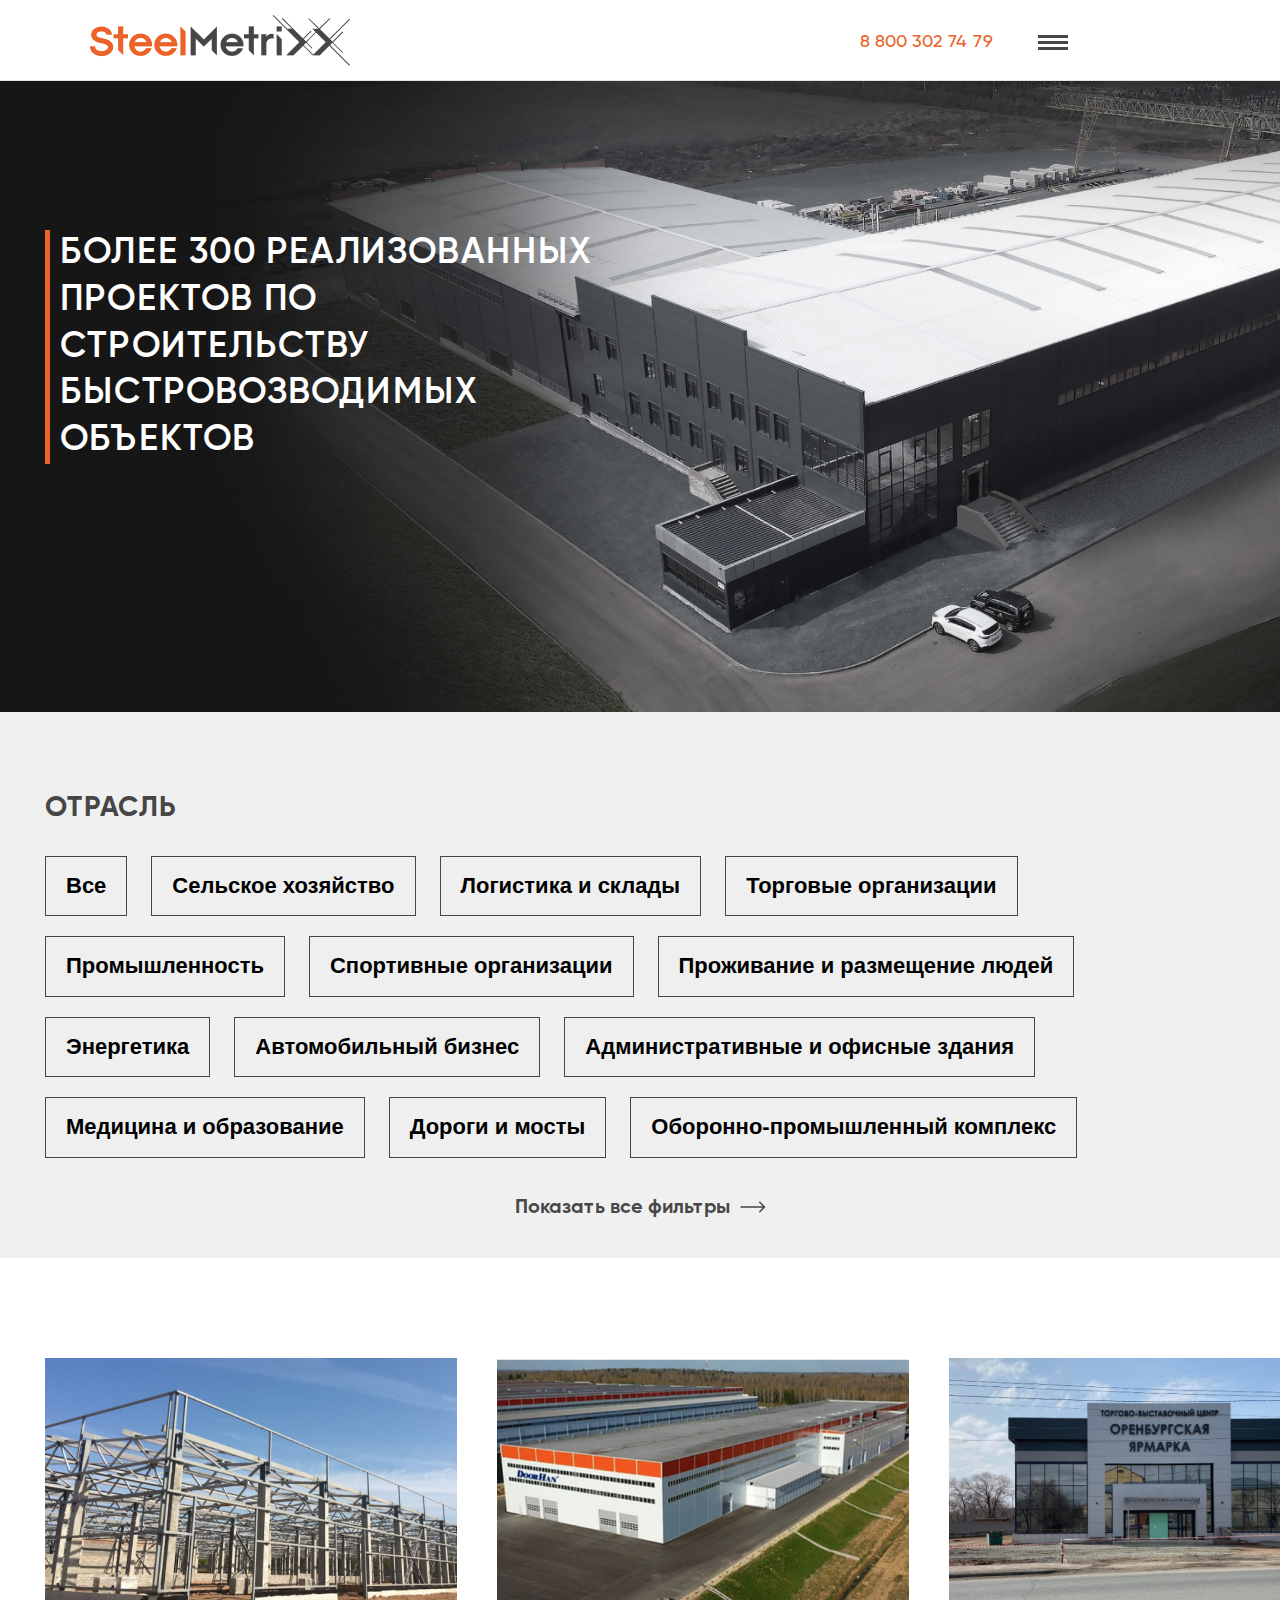
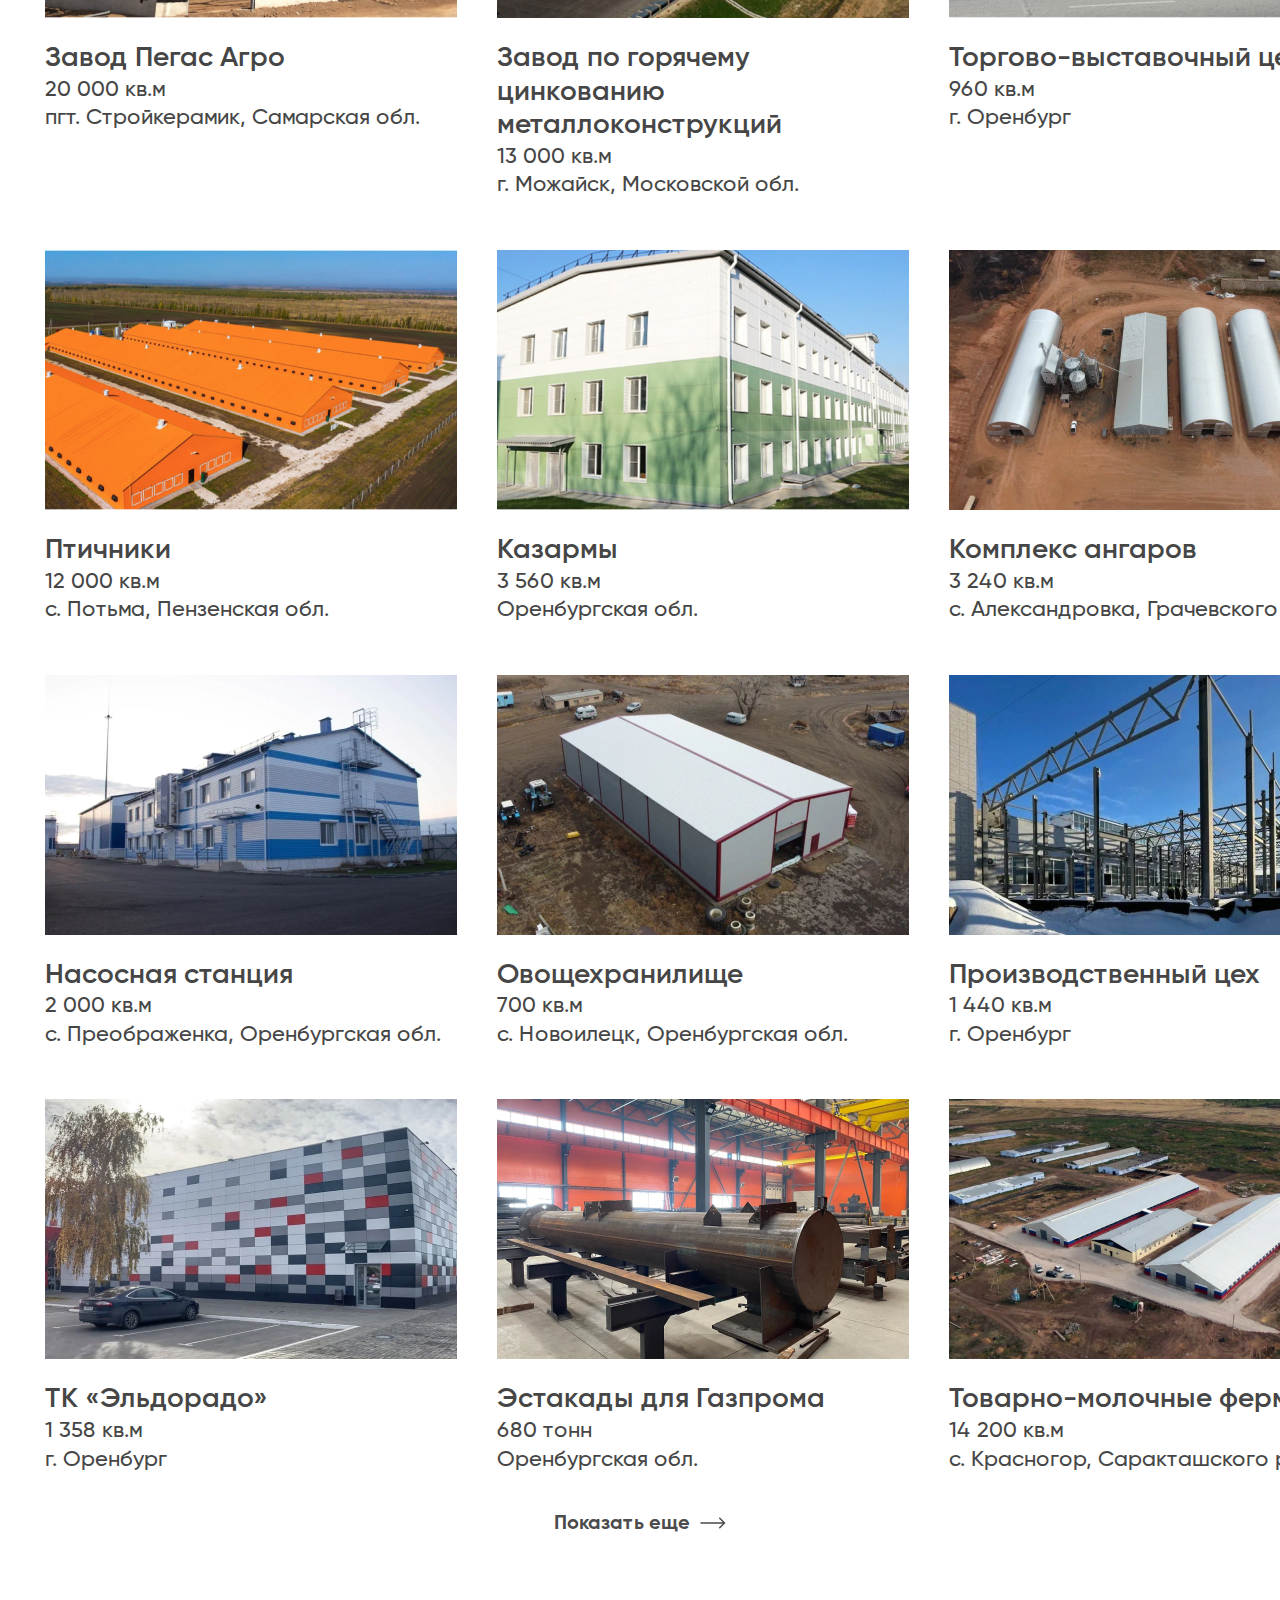
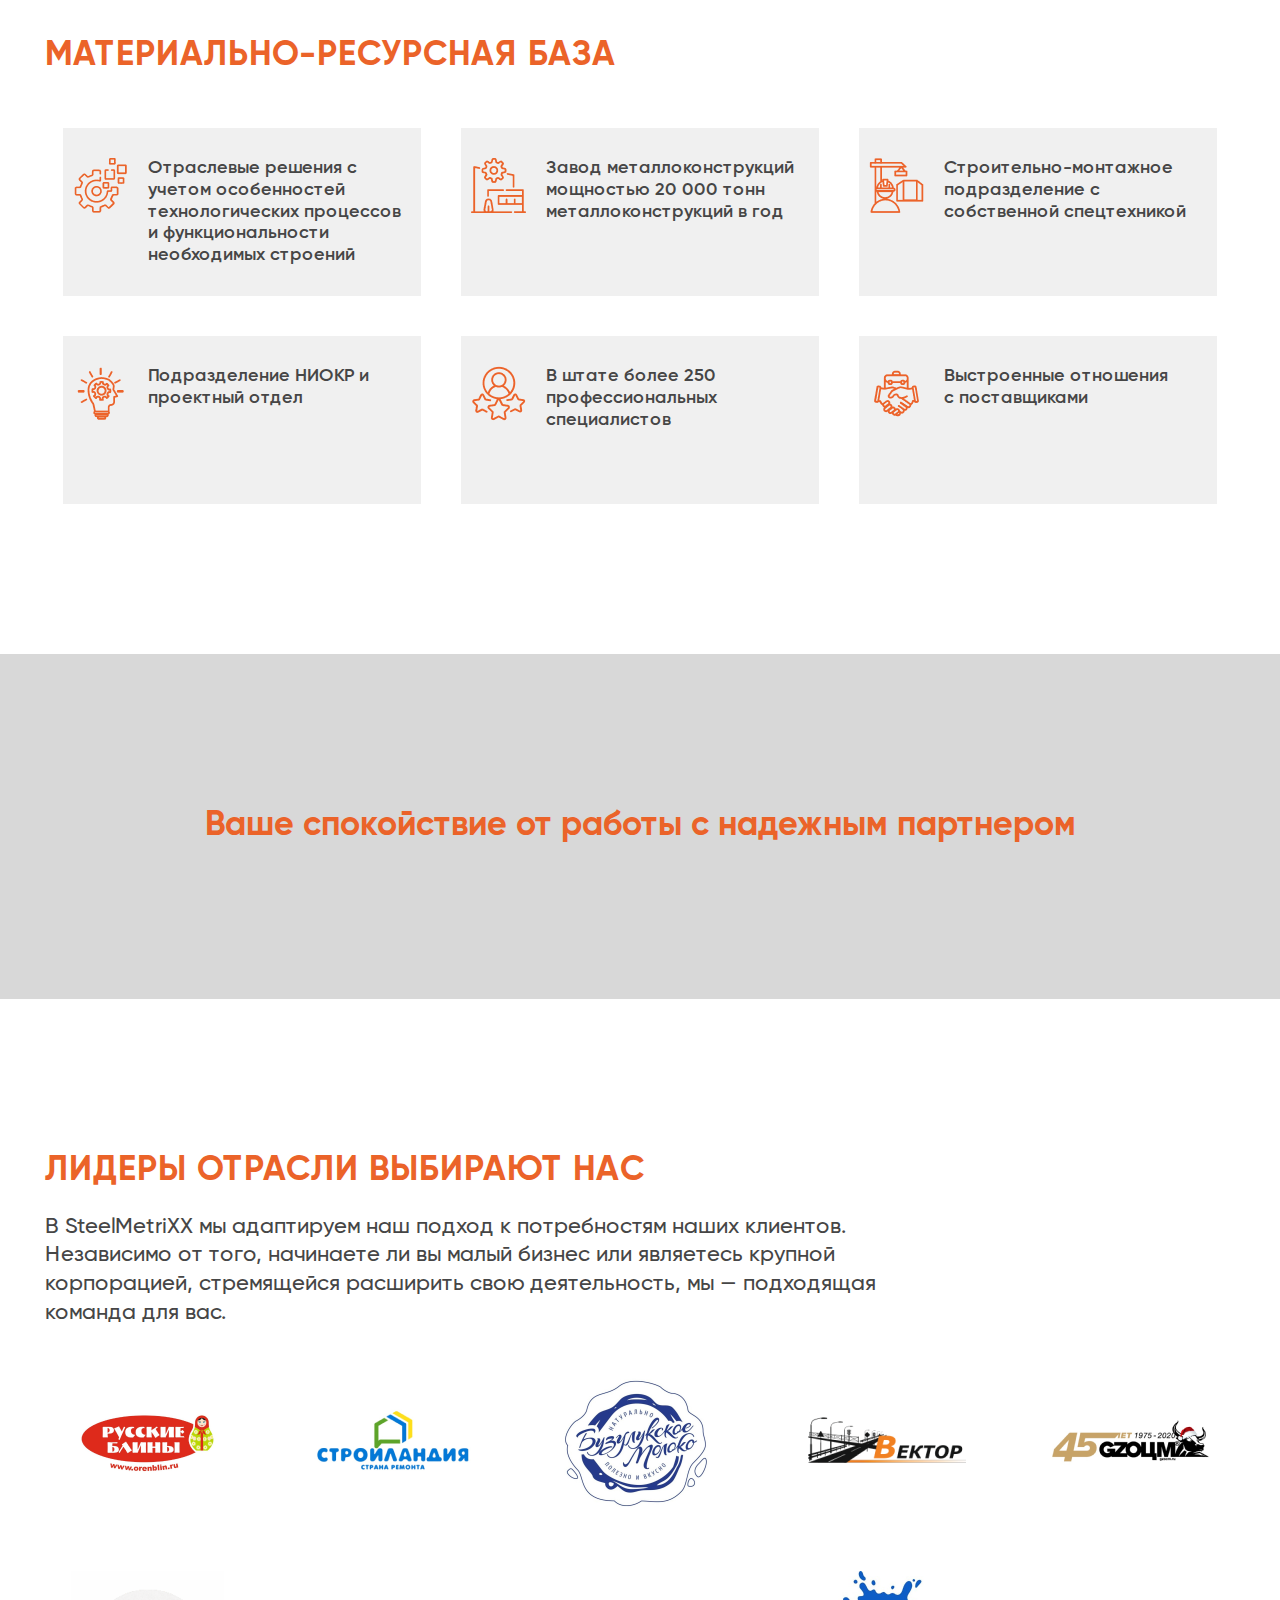
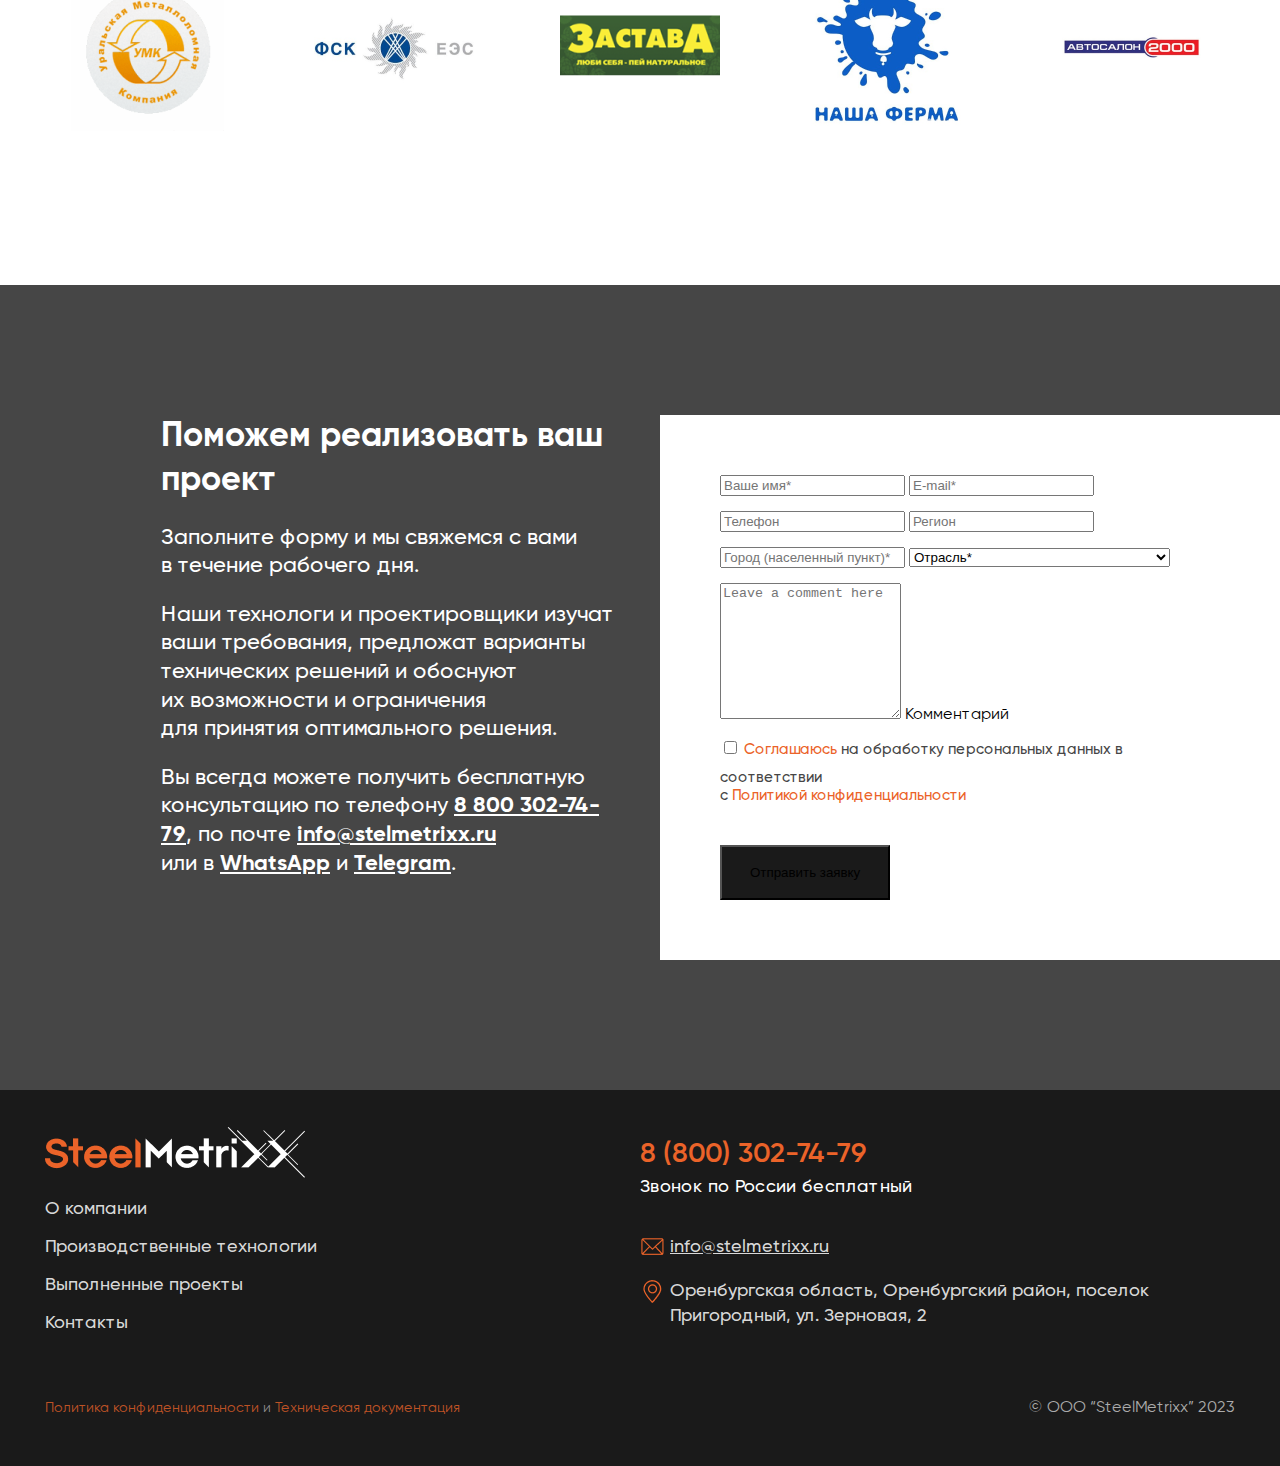
<file: page5.html>
<!DOCTYPE html>
<html lang="ru">
<head>
    <meta charset="UTF-8">
    <meta name="viewport" content="width=device-width, initial-scale=1.0">
    <title>Реализованные проекты</title>
    <link rel="stylesheet" href="./fonts/stylesheet.css">
    <link href="https://cdn.jsdelivr.net/npm/bootstrap@5.3.2/dist/css/bootstrap.min.css" rel="stylesheet" integrity="sha384-T3c6CoIi6uLrA9TneNEoa7RxnatzjcDSCmG1MXxSR1GAsXEV/Dwwykc2MPK8M2HN" crossorigin="anonymous">
    <link rel="stylesheet" href="./scss/main5.css">
</head>
<body>


     <!-- Section 1 -->
    <div class="wrapper">
        <section class="container-first">
            <header class="center">
                <div class="logo center">
                    <img src="./images/Logo.png" alt="Logo">
                </div>
                <nav class="menu center">
                    <ul class="btn-menu"> 
                        <li class="linerighthead"><a href="./index.html">Главная</a></li>
                        <li class="dropdown">
                            <button class="btn" type="button" data-bs-toggle="dropdown" aria-expanded="false">
                                Компетенции <img src="./images/arrowhed.png" alt="arrowhed">
                            </button>
                            <ul class="dropdown-menu">
                                <li class="one"><a class="dropdown-item" href="./page4.html">Производственные технологии</a></li>
                                <li class="two"><a class="dropdown-item" href="./page5.html">Реализованные проекты</a></li>
                            </ul>
                        </li>                            
                        <li class="linelefthead linerighthead"><a href="./page3.html">О компании</a></li>
                        <li class="linenone"><a href="./page2.html">Контакты</a></li>
                    </ul>
                </nav>
                <div class="tel center">
                    <a href="tel:88003027479">8 800 302 74 79</a>
                </div>
                <span class="burger">
                    <i></i>
                    <i></i>
                    <i></i>
                </span>
            </header>
        </section>
        <section class="head">
            <div class="head-content">
                <div class="head-content-name center">
                    <div class="name">
                            <img src="./images/page5/lineheader.png" alt="lineheader">
                            <h1>Более 300 реализованных проектов по строительству быстровозводимых объектов</h1>
                        </div>
                    </div>
                </div>
        </section>

         <!-- Section 2 -->
        <section class="container-industry">
            <div class="industry-info center">
                <h2>Отрасль</h2>
                <div class="industry-btn">
                    <button type="button" class="btn btn-outline-dark" id="industry1">Все</button>
                    <button type="button" class="btn btn-outline-dark" id="industry2">Сельское хозяйство</button>
                    <button type="button" class="btn btn-outline-dark" id="industry3">Логистика и склады</button>
                    <button type="button" class="btn btn-outline-dark" id="industry4">Торговые организации</button>
                    <button type="button" class="btn btn-outline-dark" id="industry5">Промышленность</button>
                    <button type="button" class="btn btn-outline-dark" id="industry6">Спортивные организации</button>
                    <button type="button" class="btn btn-outline-dark" id="industry7">Проживание и размещение людей</button>
                    <button type="button" class="btn btn-outline-dark" id="industry8">Энергетика</button>
                    <button type="button" class="btn btn-outline-dark" id="industry9">Автомобильный бизнес</button>
                    <button type="button" class="btn btn-outline-dark" id="industry10">Административные и офисные здания</button>
                    <button type="button" class="btn btn-outline-dark" id="industry11">Медицина и образование</button>
                    <button type="button" class="btn btn-outline-dark" id="industry12">Дороги и мосты</button>
                    <button type="button" class="btn btn-outline-dark" id="industry13">Оборонно-промышленный комплекс</button>
                </div>
                <div class="arrow">
                    <a href="#">Показать все фильтры<img src="./images/page5/arrowright.png" alt="arrowright"></a>
                </div>
            </div>
        </section>
         <!-- Section 3 -->

         <section class="container-carts center">
            <div class="cart-info">
                <div class="card" id="cart1">
                    <img src="./images/page5/carts/Cart01.png" class="card-img-top" alt="...">
                    <div class="card-body">
                        <h5 class="card-title">Завод Пегас Агро</h5>
                        <p class="card-text">20 000 кв.м<br>пгт. Стройкерамик, Самарская обл.</p>
                    </div>
                    </div>
                <div class="card" id="cart2">
                    <img src="./images/page5/carts/Cart02.png" class="card-img-top" alt="...">
                    <div class="card-body">
                        <h5 class="card-title">Завод по горячему цинкованию металлоконструкций</h5>
                        <p class="card-text">13 000 кв.м<br>г. Можайск, Московской обл.</p>

                    </div>
                </div>
                <div class="card" id="cart3">
                    <img src="./images/page5/carts/Cart03.png" class="card-img-top" alt="Cart01">
                    <div class="card-body">
                        <h5 class="card-title">Торгово-выставочный центр</h5>
                        <p class="card-text">960 кв.м<br>г. Оренбург</p>
                    </div>
                </div>
                <div class="card" id="cart4">
                    <img src="./images/page5/carts/Cart04.png" class="card-img-top" alt="Cart01">
                    <div class="card-body">
                        <h5 class="card-title">Птичники</h5>
                        <p class="card-text">12 000 кв.м<br> с. Потьма, Пензенская обл.</p>
                    </div>
                </div>
                <div class="card" id="cart5">
                    <img src="./images/page5/carts/Cart05.png" class="card-img-top" alt="Cart01">
                    <div class="card-body">
                        <h5 class="card-title">Казармы</h5>
                        <p class="card-text">3 560  кв.м<br>Оренбургская обл.</p>
                    </div>
                </div>
                <div class="card" id="cart6">
                    <img src="./images/page5/carts/Cart06.png" class="card-img-top" alt="Cart01">
                    <div class="card-body">
                        <h5 class="card-title">Комплекс ангаров</h5>
                        <p class="card-text">3 240 кв.м<br>с. Александровка, Грачевского р-на</p>
                    </div>
                </div>
                <div class="card" id="cart7">
                    <img src="./images/page5/carts/Cart07.png" class="card-img-top" alt="Cart01">
                    <div class="card-body">
                        <h5 class="card-title">Насосная станция</h5>
                        <p class="card-text">2 000 кв.м<br>с. Преображенка, Оренбургская обл.</p>
                    </div>
                </div>
                <div class="card" id="cart8">
                    <img src="./images/page5/carts/Cart08.png" class="card-img-top" alt="Cart01">
                    <div class="card-body">
                        <h5 class="card-title">Овощехранилище</h5>
                        <p class="card-text">700  кв.м<br>с. Новоилецк, Оренбургская обл.</p>
                    </div>
                </div>
                <div class="card" id="cart9">
                    <img src="./images/page5/carts/Cart09.png" class="card-img-top" alt="Cart01">
                    <div class="card-body">
                        <h5 class="card-title">Производственный цех</h5>
                        <p class="card-text">1 440 кв.м<br>г. Оренбург</p>
                    </div>
                </div>
                <div class="card" id="cart10">
                    <img src="./images/page5/carts/Cart10.png" class="card-img-top" alt="Cart01">
                    <div class="card-body">
                        <h5 class="card-title">ТК «Эльдорадо»</h5>
                        <p class="card-text">1 358 кв.м<br>г. Оренбург</p>
                    </div>
                </div>
                <div class="card" id="cart11">
                    <img src="./images/page5/carts/Cart11.png" class="card-img-top" alt="Cart01">
                    <div class="card-body">
                        <h5 class="card-title">Эстакады для Газпрома</h5>
                        <p class="card-text">680 тонн<br>Оренбургская обл.</p>
                    </div>
                </div>
                <div class="card" id="cart12">
                    <img src="./images/page5/carts/Cart12.png" class="card-img-top" alt="Cart01">
                    <div class="card-body">
                        <h5 class="card-title">Товарно-молочные фермы</h5>
                        <p class="card-text">14 200 кв.м<br>с. Красногор, Саракташского р-на</p>
                    </div>
                </div>
            </div>
            <div class="arrow">
                <a href="#">Показать еще<img src="./images/page5/arrowright.png" alt="arrowright"></a>
            </div>
         </section>

         <!-- Section 4 -->

         <section class="container-base center">
            <h2>Материально-ресурсная база</h2>
            <div class="base-cart">
                <div class="base-info">
                    <img src="./images/page5/icon/icontehnology.png" alt="tehnology">
                    <p>Отраслевые решения с учетом особенностей технологических процессов и функциональности необходимых строений</p>
                </div>
                <div class="base-info">
                    <img src="./images/page5/icon/factoryicon.png" alt="factory">
                    <p>Завод металлоконструкций мощностью 20 000 тонн металлоконструкций в год</p>
                </div>
                <div class="base-info">
                    <img src="./images/page5/icon/iconstroitely.png" alt="stroitely">
                    <p>Строительно-монтажное подразделение с собственной спецтехникой</p>
                </div>
                <div class="base-info">
                    <img src="./images/page5/icon/iconNIOKR.png" alt="NIOKR">
                    <p>Подразделение НИОКР и проектный отдел</p>
                </div>
                <div class="base-info">
                    <img src="./images/page5/icon/icon+250.png" alt="+250">
                    <p>В штате более 250 профессиональных специалистов</p>
                </div>
                <div class="base-info">
                    <img src="./images/page5/icon/iconpartnery.png" alt="partnery">
                    <p>Выстроенные отношения с поставщиками</p>
                </div>

            </div>
         </section>
         <section class="container-info">
            <h2>Ваше спокойствие от работы с надежным партнером</h2>
         </section>

         <!-- Section 5 -->
         <section class="container-leaders center">
            <h2>Лидеры отрасли выбирают нас</h2>
            <p>В SteelMetriXX мы адаптируем наш подход к потребностям наших клиентов. Независимо от того, начинаете ли вы малый бизнес или являетесь крупной корпорацией, стремящейся расширить свою деятельность, мы — подходящая команда для вас.</p>
            <div class="leaders-logo">
                <div class="logo-img">
                    <img src="./images/page5/logo/01.png" alt="01">
                </div>
                <div class="logo-img">
                    <img src="./images/page5/logo/02.png" alt="02">
                </div>
                <div class="logo-img">
                    <img src="./images/page5/logo/03.png" alt="03">
                </div>
                <div class="logo-img">
                    <img src="./images/page5/logo/04.png" alt="04">
                </div>
                <div class="logo-img">
                    <img src="./images/page5/logo/05.png" alt="05">
                </div>
                <div class="logo-img">
                    <img src="./images/page5/logo/06.png" alt="06">
                </div>
                <div class="logo-img">
                    <img src="./images/page5/logo/07.png" alt="07">
                </div>
                <div class="logo-img">
                    <img src="./images/page5/logo/08.png" alt="08">
                </div>
                <div class="logo-img">
                    <img src="./images/page5/logo/09.png" alt="09">
                </div>
                <div class="logo-img">
                    <img src="./images/page5/logo/10.png" alt="10">
                </div>

            </div>
         </section>

         <!-- Section 6 -->

        <section class="container-contacts">
            <div class="contacts-info center">
                <div class="contacts-left">
                    <h3>Поможем реализовать ваш проект</h3>
                    <p>Заполните форму и мы свяжемся с вами в течение рабочего дня.<br></p>
                    <p>Наши технологи и проектировщики изучат ваши требования, предложат варианты технических решений и обоснуют их возможности и ограничения для принятия оптимального решения.<br></p>
                    <p>Вы всегда можете получить бесплатную консультацию по телефону <span>8 800 302-74-79</span>, по почте <span>info@stelmetrixx.ru</span> или в <span>WhatsApp</span> и <span>Telegram</span>. </p>
                </div>
                <div class="contacts-right">
                    <input class="form-control form-control-lg" type="text" placeholder="Ваше имя*" aria-label="default input example">
                    <input class="form-control form-control-lg" type="text" placeholder="E-mail*" aria-label="default input example">
                    <input class="form-control form-control-lg" type="text" placeholder="Телефон" aria-label="default input example">
                    <input class="form-control form-control-lg" type="text" placeholder="Регион" aria-label="default input example">
                    <input class="form-control form-control-lg" type="text" placeholder="Город (населенный пункт)*" aria-label="default input example">
                    <select class="form-select " aria-label="Default select example">
                        <option selected>Отрасль*</option>
                        <option value="1">Сельское хозяйство</option>
                        <option value="2">Логистика и склады</option>
                        <option value="3">Торговые организации</option>
                        <option value="4">Промышленность</option>
                        <option value="5">Спортивные организации</option>
                        <option value="6">Проживание и размещение людей</option>
                        <option value="7">Энергетика</option>
                        <option value="8">Автомобильный бизнес</option>
                        <option value="9">Административные и офисные здания</option>
                        <option value="10">Медицина и образование</option>
                        <option value="11">Дороги и мосты</option>
                        <option value="12">Оборонно-промышленный комплекс</option>
                    </select>
                    <div class="form-floating">
                        <textarea class="form-control" placeholder="Leave a comment here" id="floatingTextarea"></textarea>
                        <label for="floatingTextarea">Комментарий</label>
                    </div>
                    <div class="form-check">
                        <input class="form-check-input" type="checkbox" value="" id="flexCheckDefault">
                        <label class="form-check-label" for="flexCheckDefault">
                            Соглашаюсь <span>на обработку персональных данных в соответствии<br> с</span> Политикой конфиденциальности
                        </label>
                      </div>
                      <button type="button" class="btn btn-dark">Отправить заявку</button>                     
                </div>
            </div>
        </section>

               <!-- Section 7 -->

        <footer class="container-footer">
        <div class="footer-info center">
            <div class="footer-logo">
                <img src="./images/Logofooter.png" alt="Logo">
                <div class="footer-left">
                    <img src="./images/icon/Telegram.png" alt="Telegram">
                    <a href="https://web.telegram.org/a/" target="_blank" >Telegram</a>
                </div>
                <div class="footer-left">
                    <img src="./images/icon/WhatsApp.png" alt="WhatsApp">
                    <a href="https://web.whatsapp.com/" target="_blank" >WhatsApp</a>
                </div>
                <div class="footer-left">
                    <img src="./images/icon/Youtube.png" alt="Youtube">
                    <a href="https://www.youtube.com/" target="_blank" >Youtube</a>
                </div>
                <div class="footer-policy">
                <p>Политика конфиденциальности <span>и</span> Техническая документация</p>
                </div>
            </div>
            <div class="footer-center">
                <ul>
                    <li><a href="./page3.html">О компании</a></li>
                    <li><a href="./page4.html">Производственные технологии</a></li>
                    <li><a href="./page5.html">Выполненные проекты</a></li>
                    <li><a href="./page2.html">Контакты</a></li>
                </ul>
            </div>
            <div class="footer-right">
                <h3>8 (800) 302-74-79</h3>
                <p class="tell">Звонок по России бесплатный</p>
                <div class="right-info">
                    <img src="./images/icon/mailfooter.png" alt="mailfooter">
                    <a href="mailto:info@stelmetrixx.ru"  target="_blank" class="email">info@stelmetrixx.ru</a>
                </div>
                <div class="right-address">
                    <img src="./images/icon/locationfooter.png" alt="locationfooter">
                    <a href="https://yandex.by/maps/-/CDewADZE" target="_blank"  class="address">Оренбургская область, Оренбургский район, поселок Пригородный, ул. Зерновая, 2</a>
                </div>
                <p class="footer-bootom">© ООО “SteеlMetrixx” 2023</p>
            </div>
        </div>
        </footer>


    </div>
    <script src="https://cdn.jsdelivr.net/npm/bootstrap@5.3.2/dist/js/bootstrap.bundle.min.js" integrity="sha384-C6RzsynM9kWDrMNeT87bh95OGNyZPhcTNXj1NW7RuBCsyN/o0jlpcV8Qyq46cDfL" crossorigin="anonymous"></script>
    <script src="js/script.js"></script>
</body>
</html>
</file>
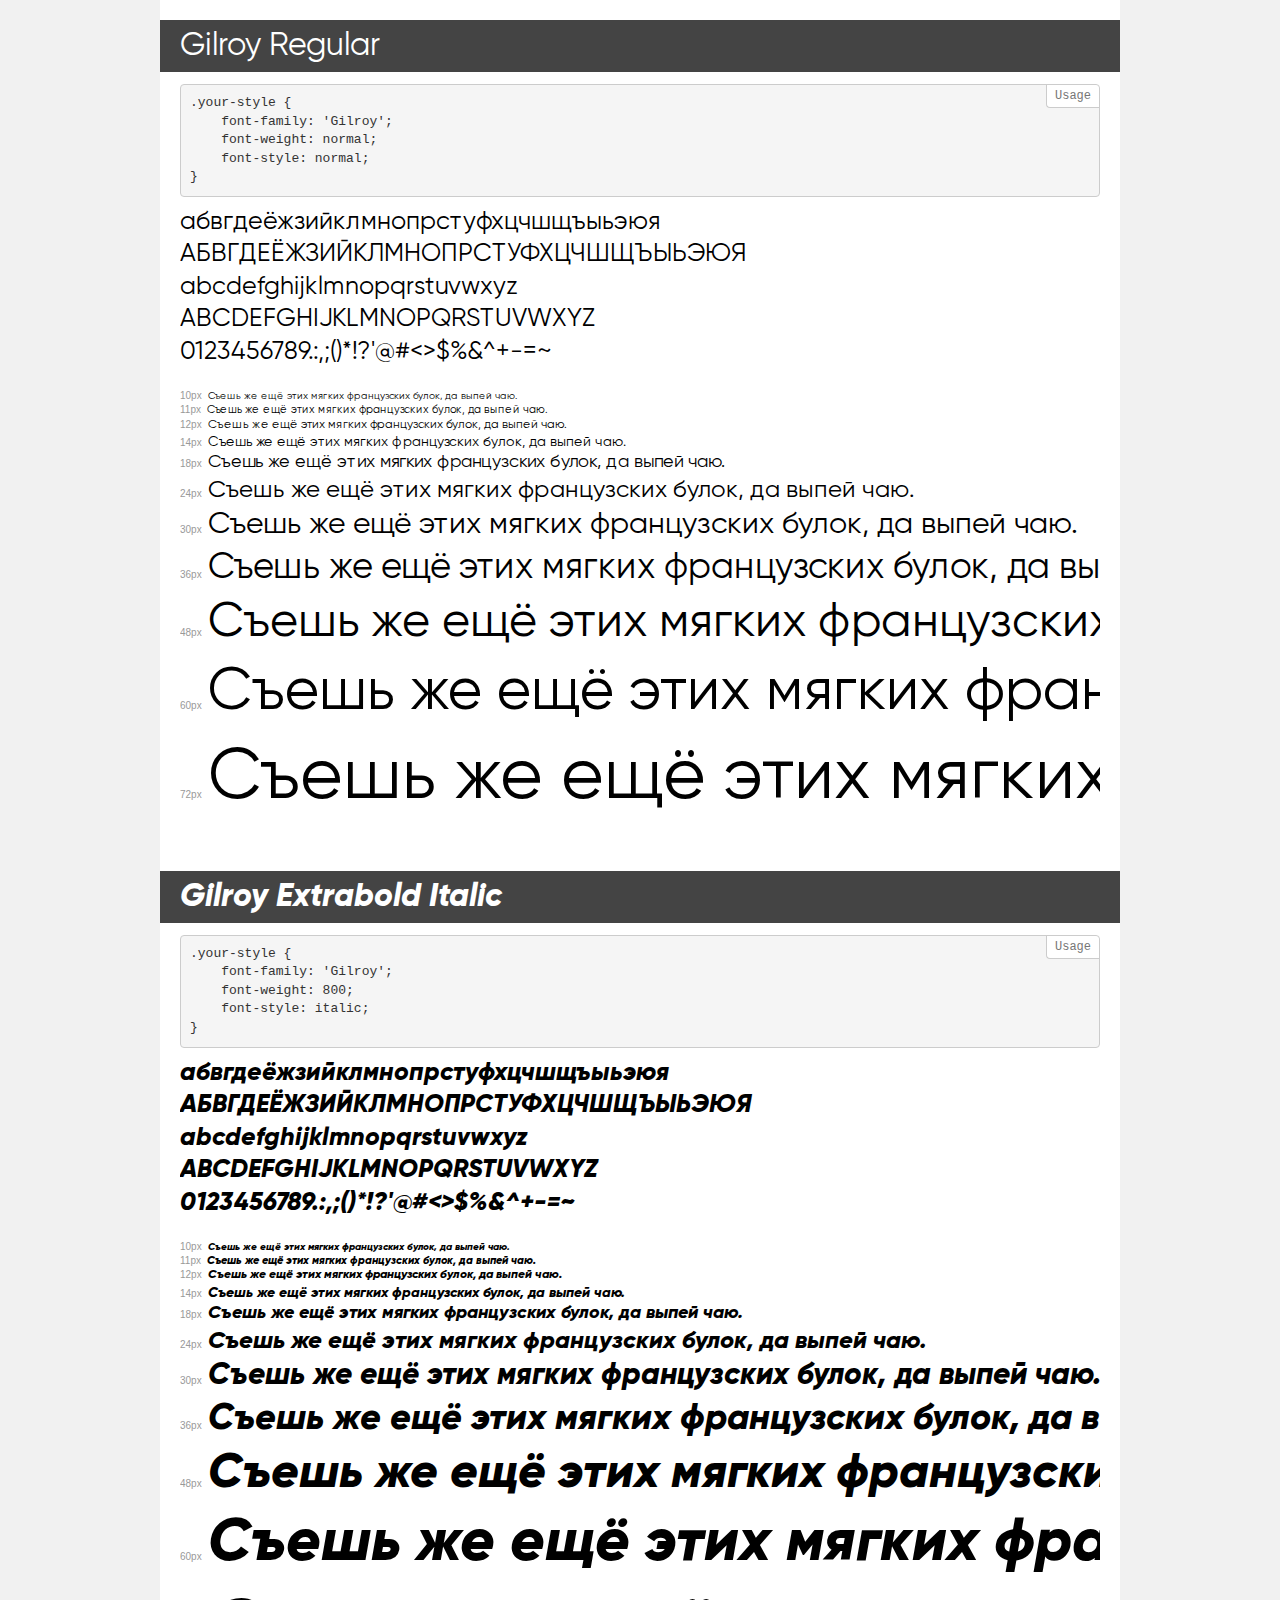
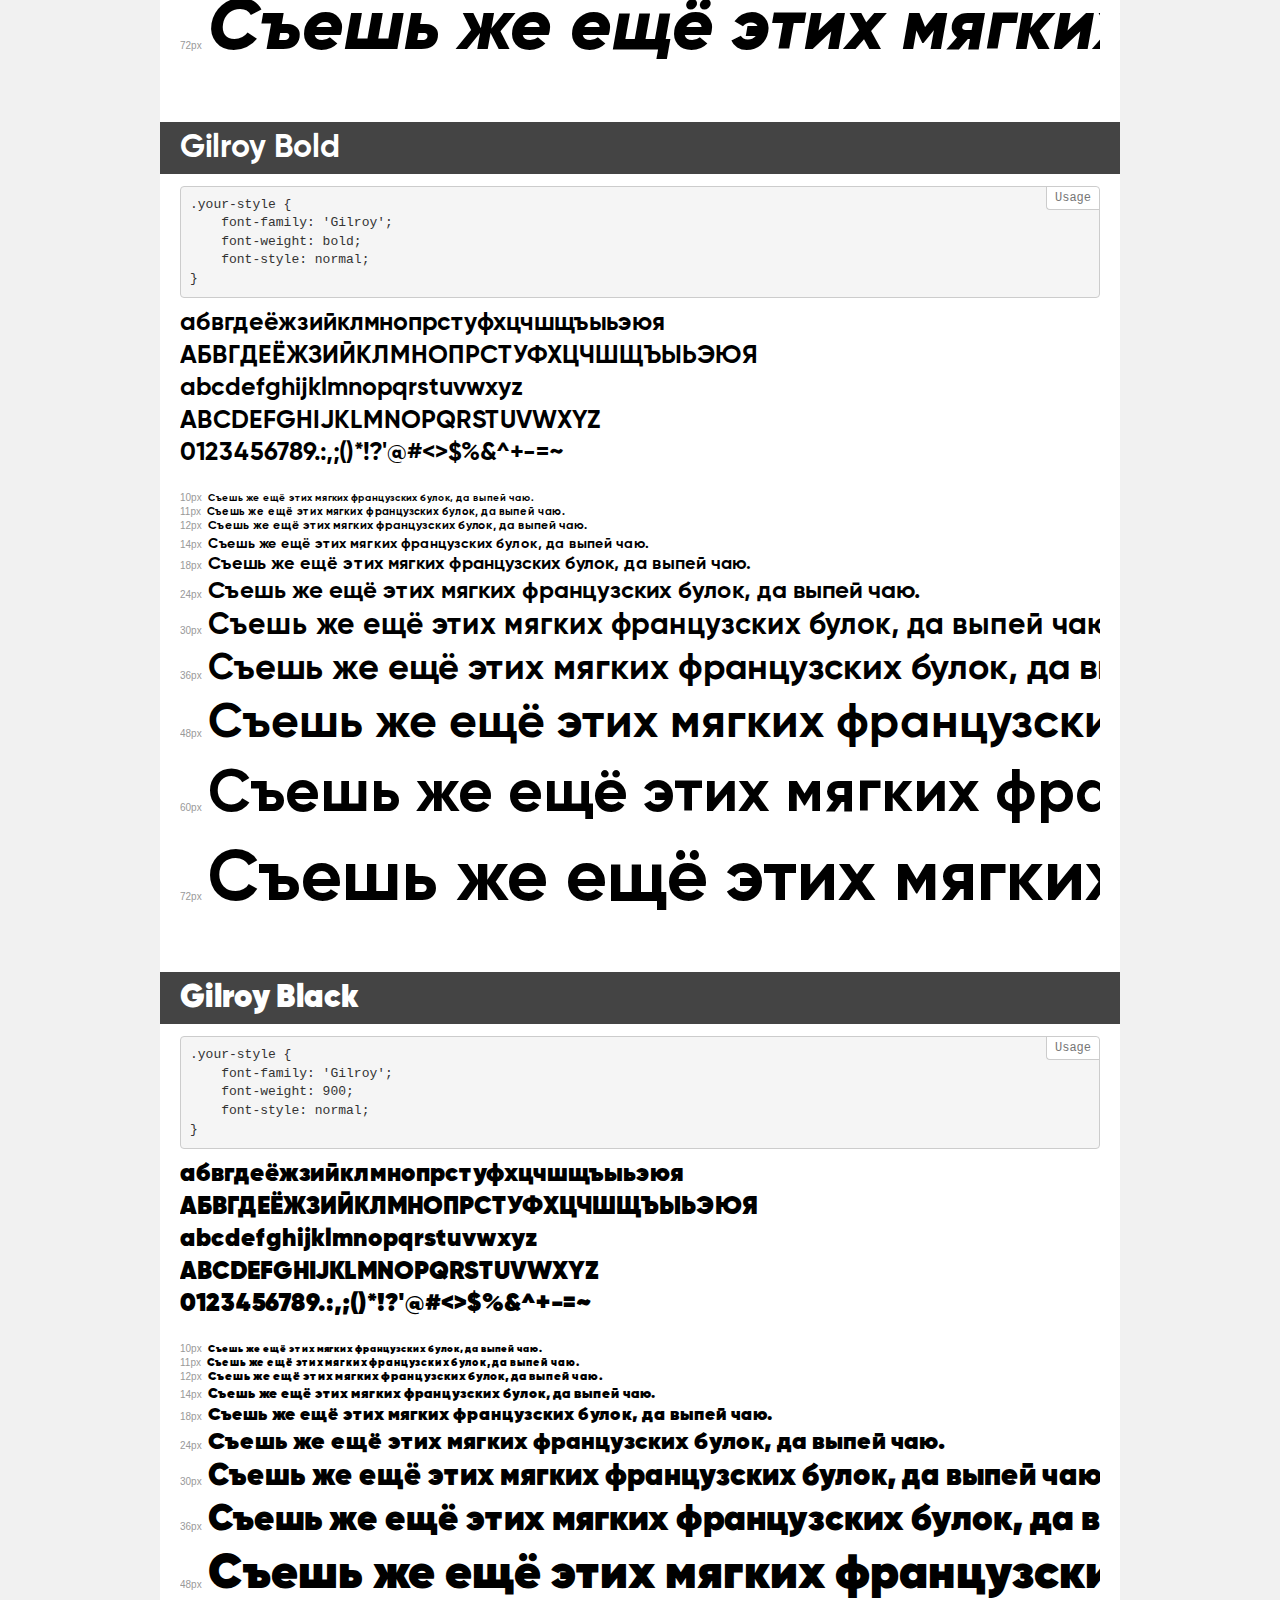
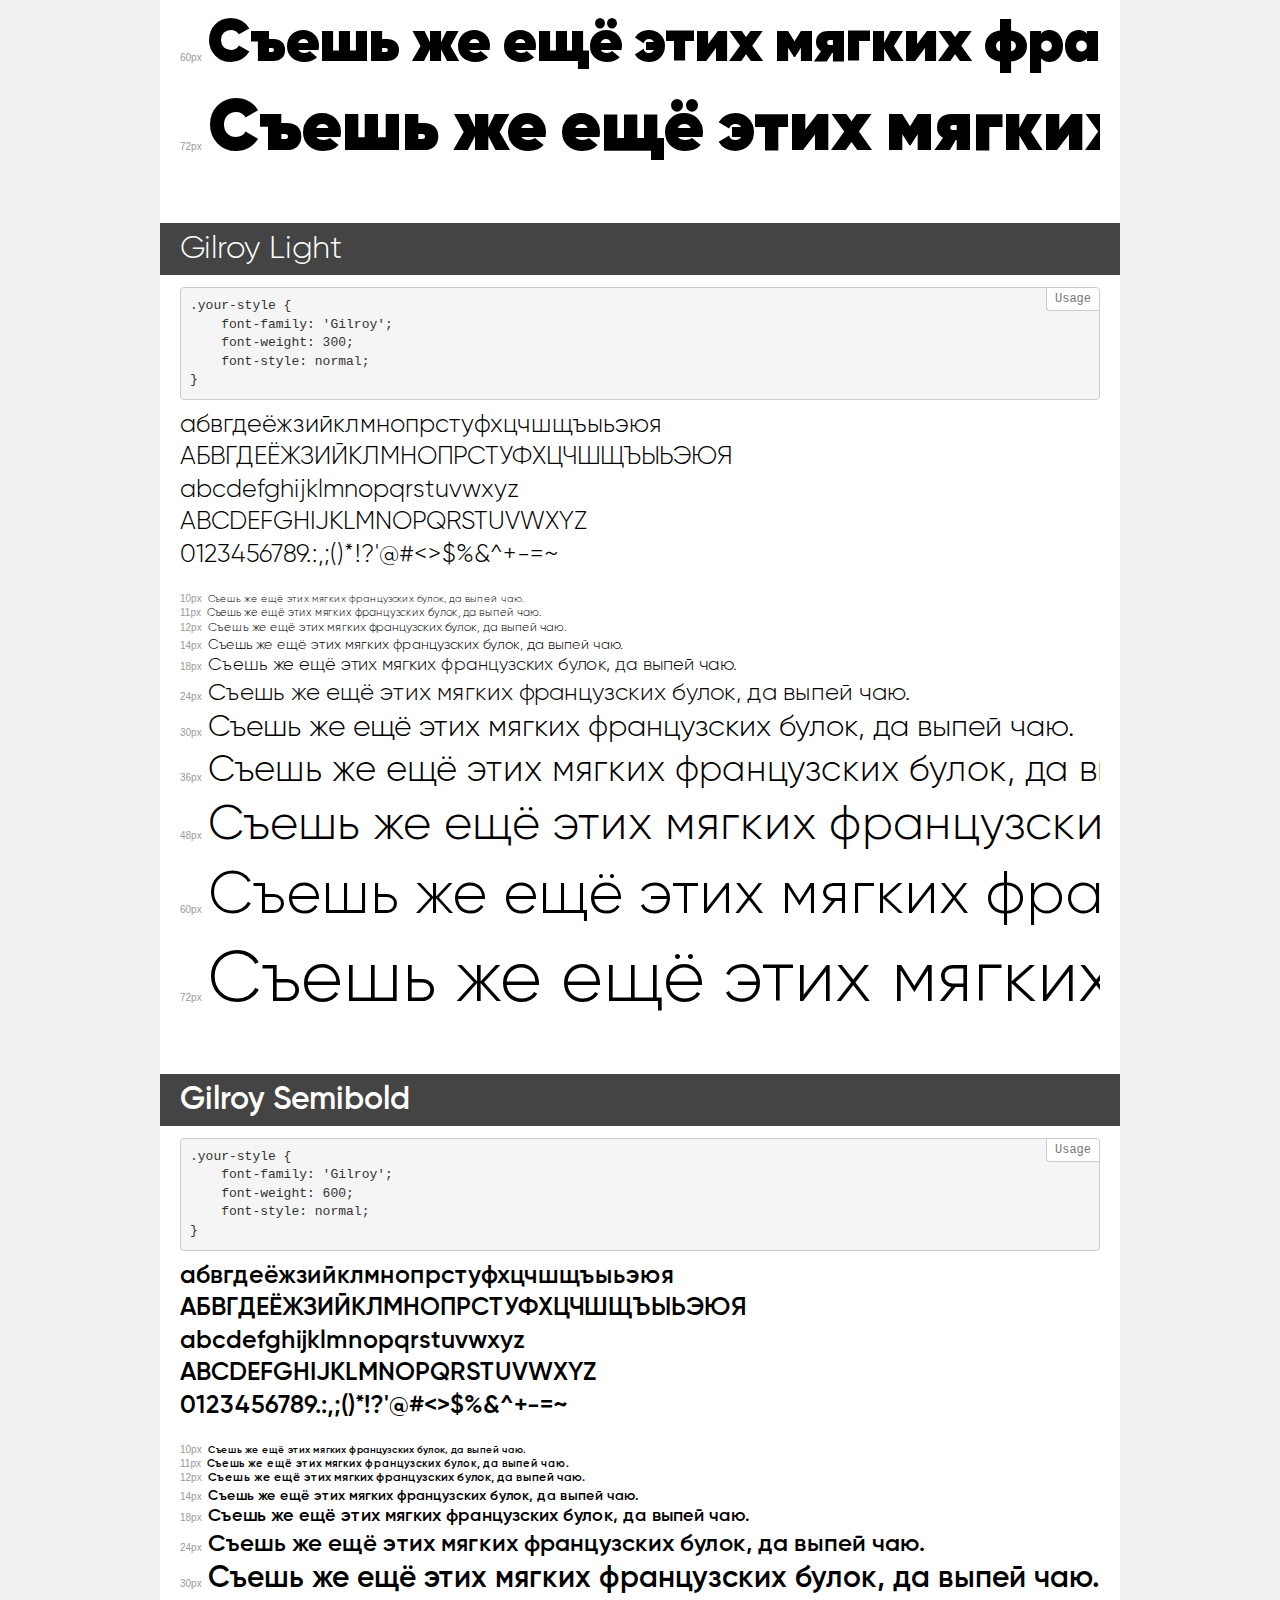
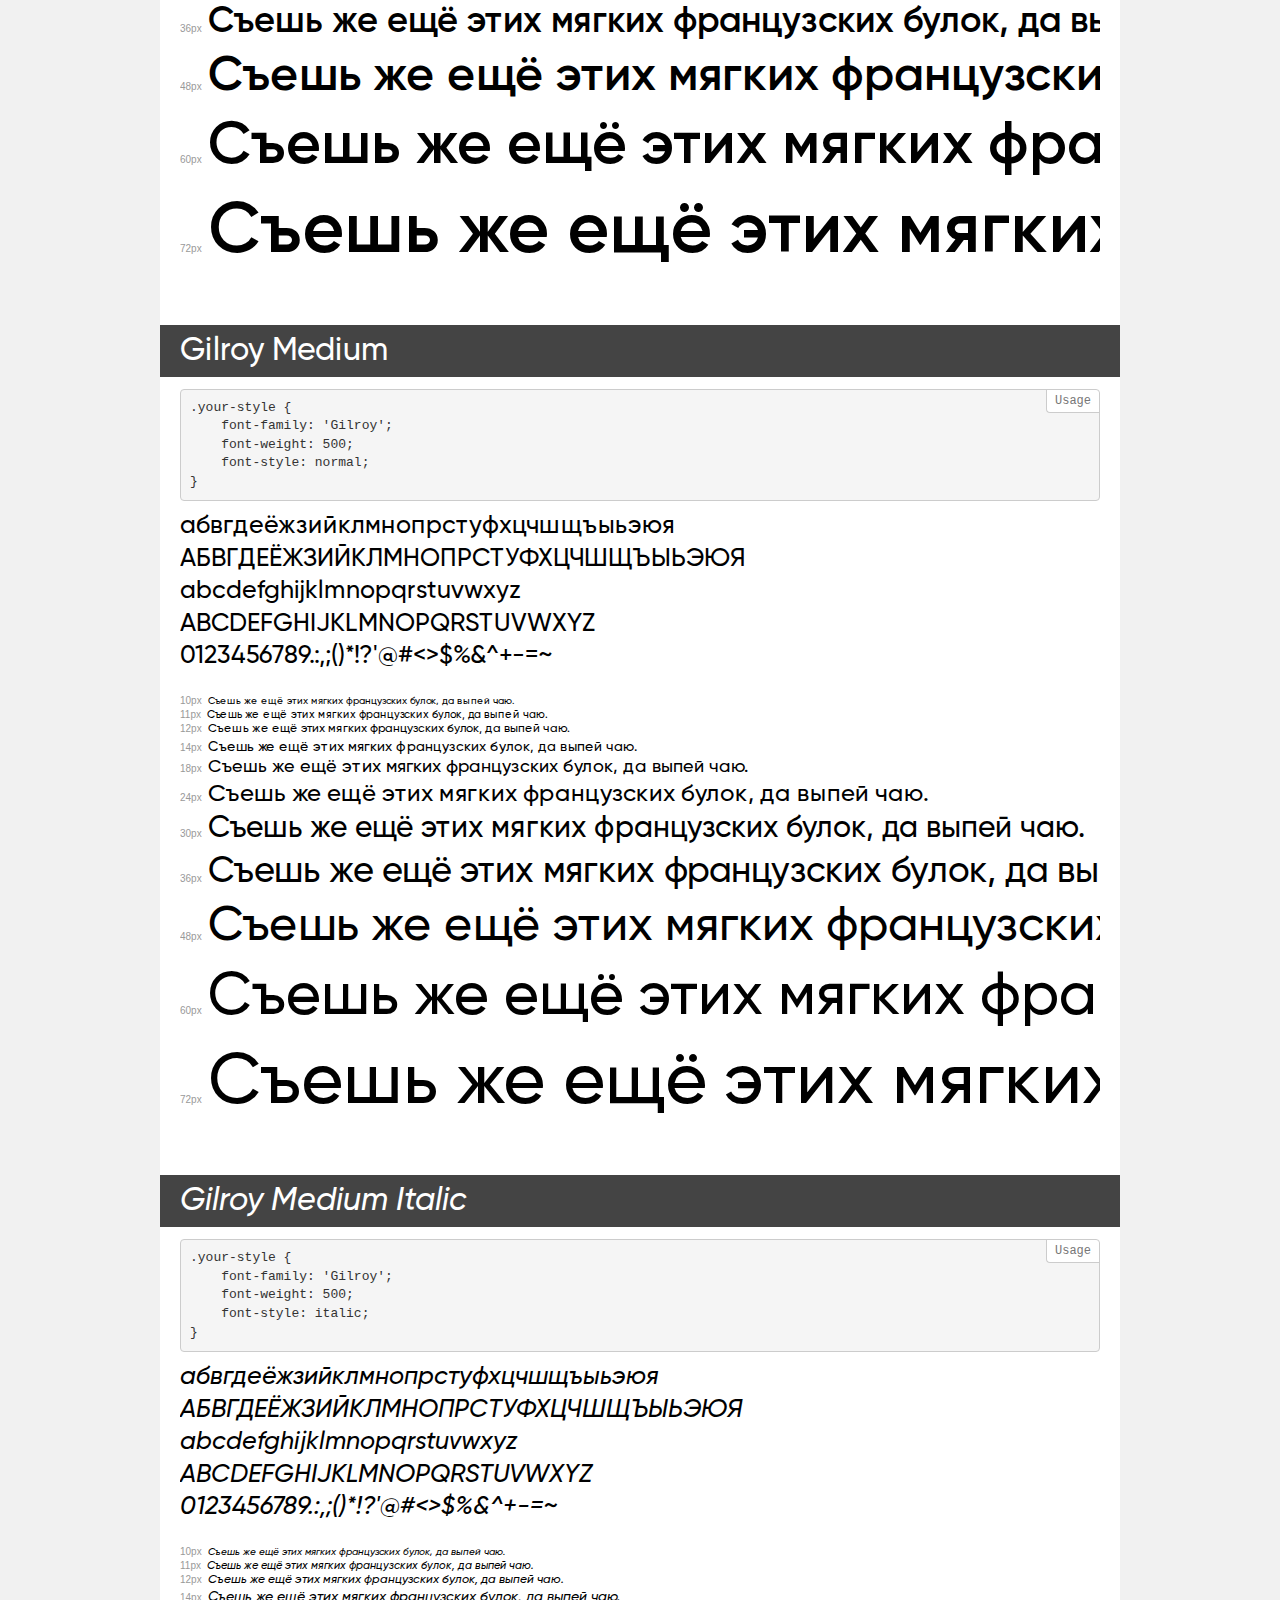
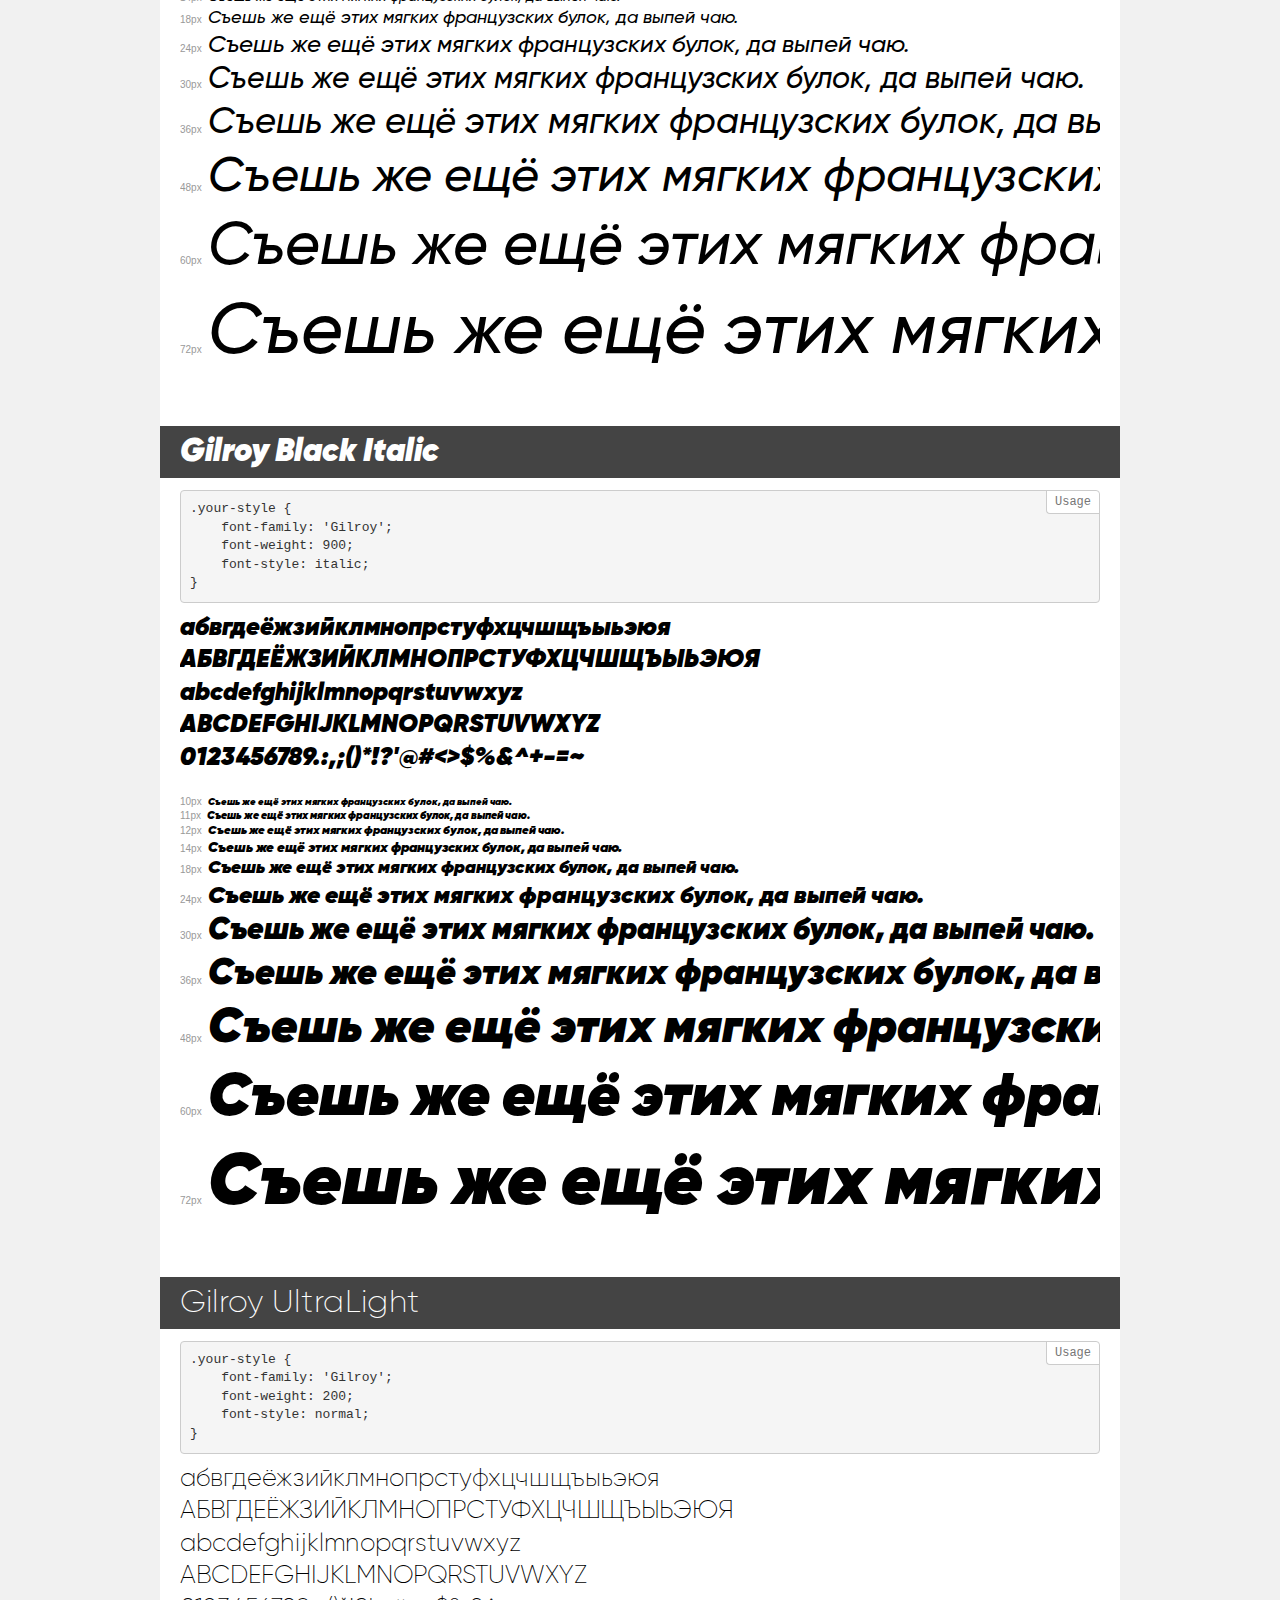
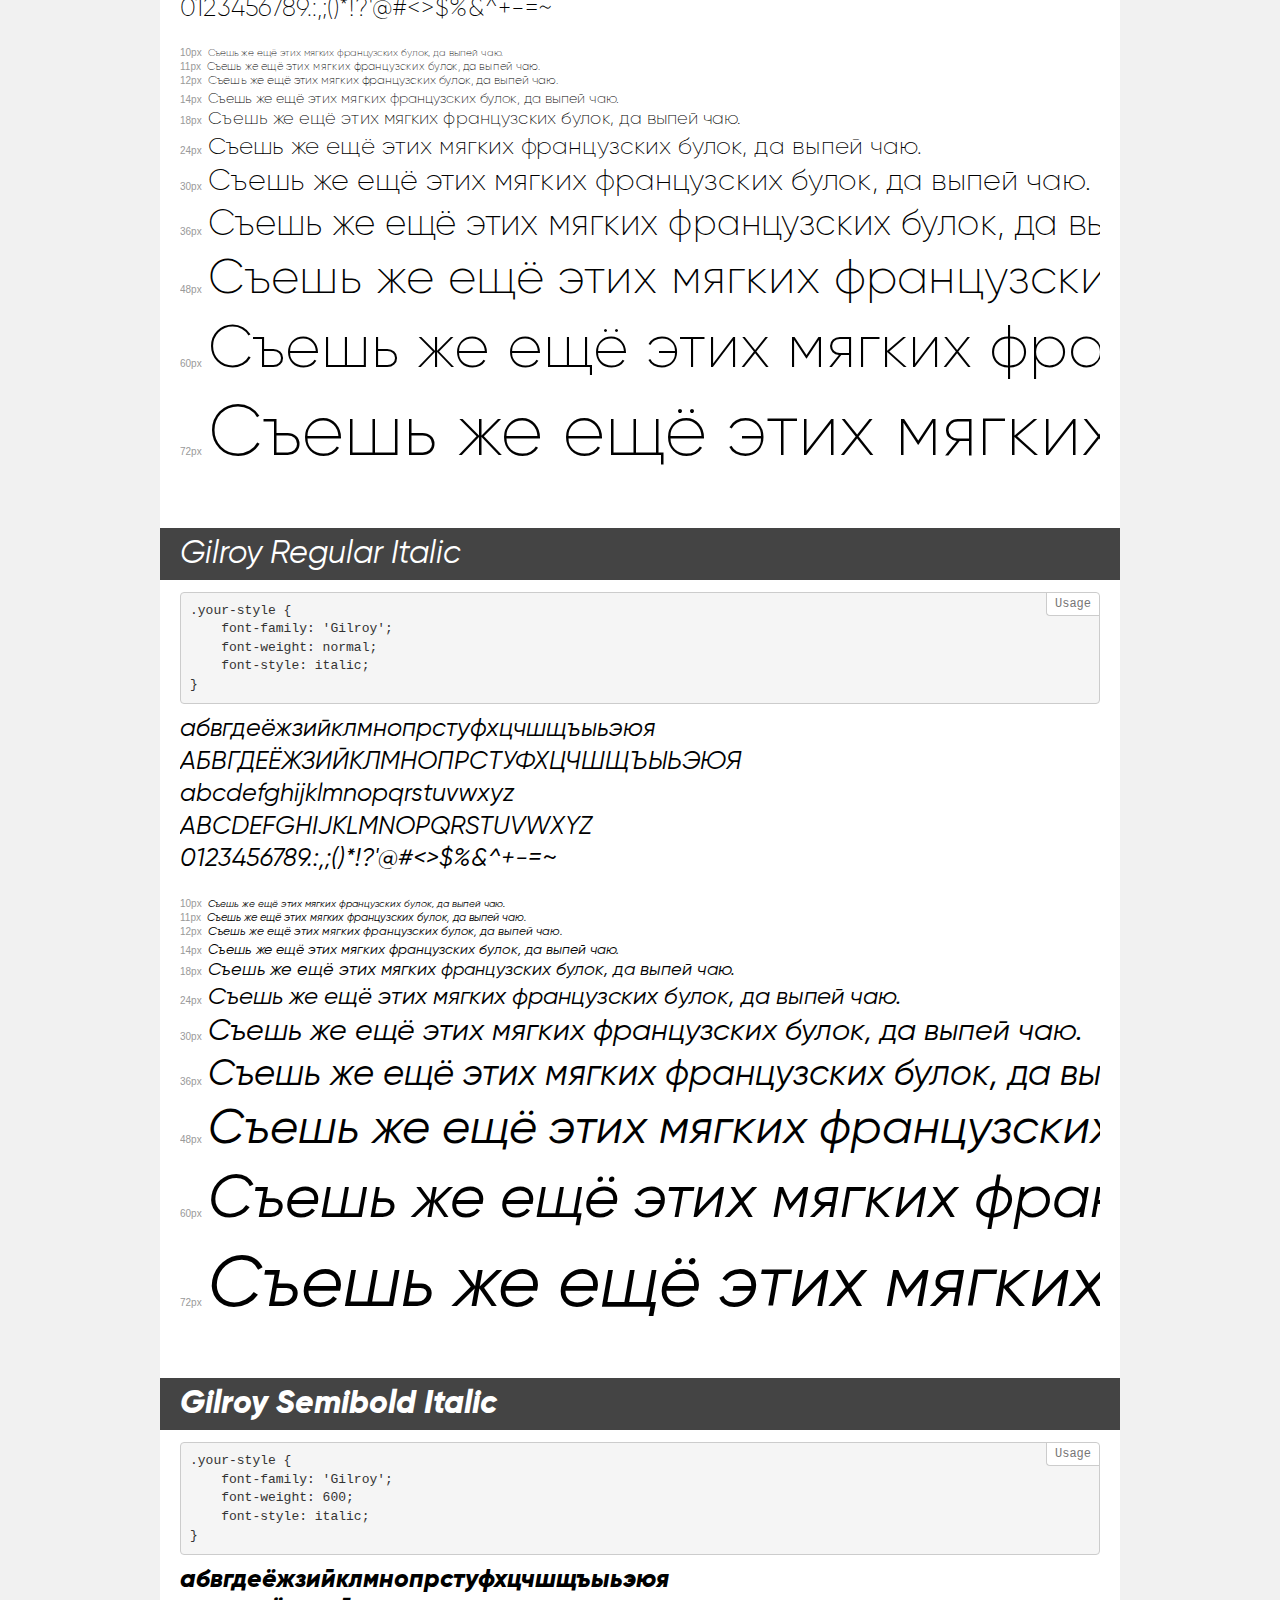
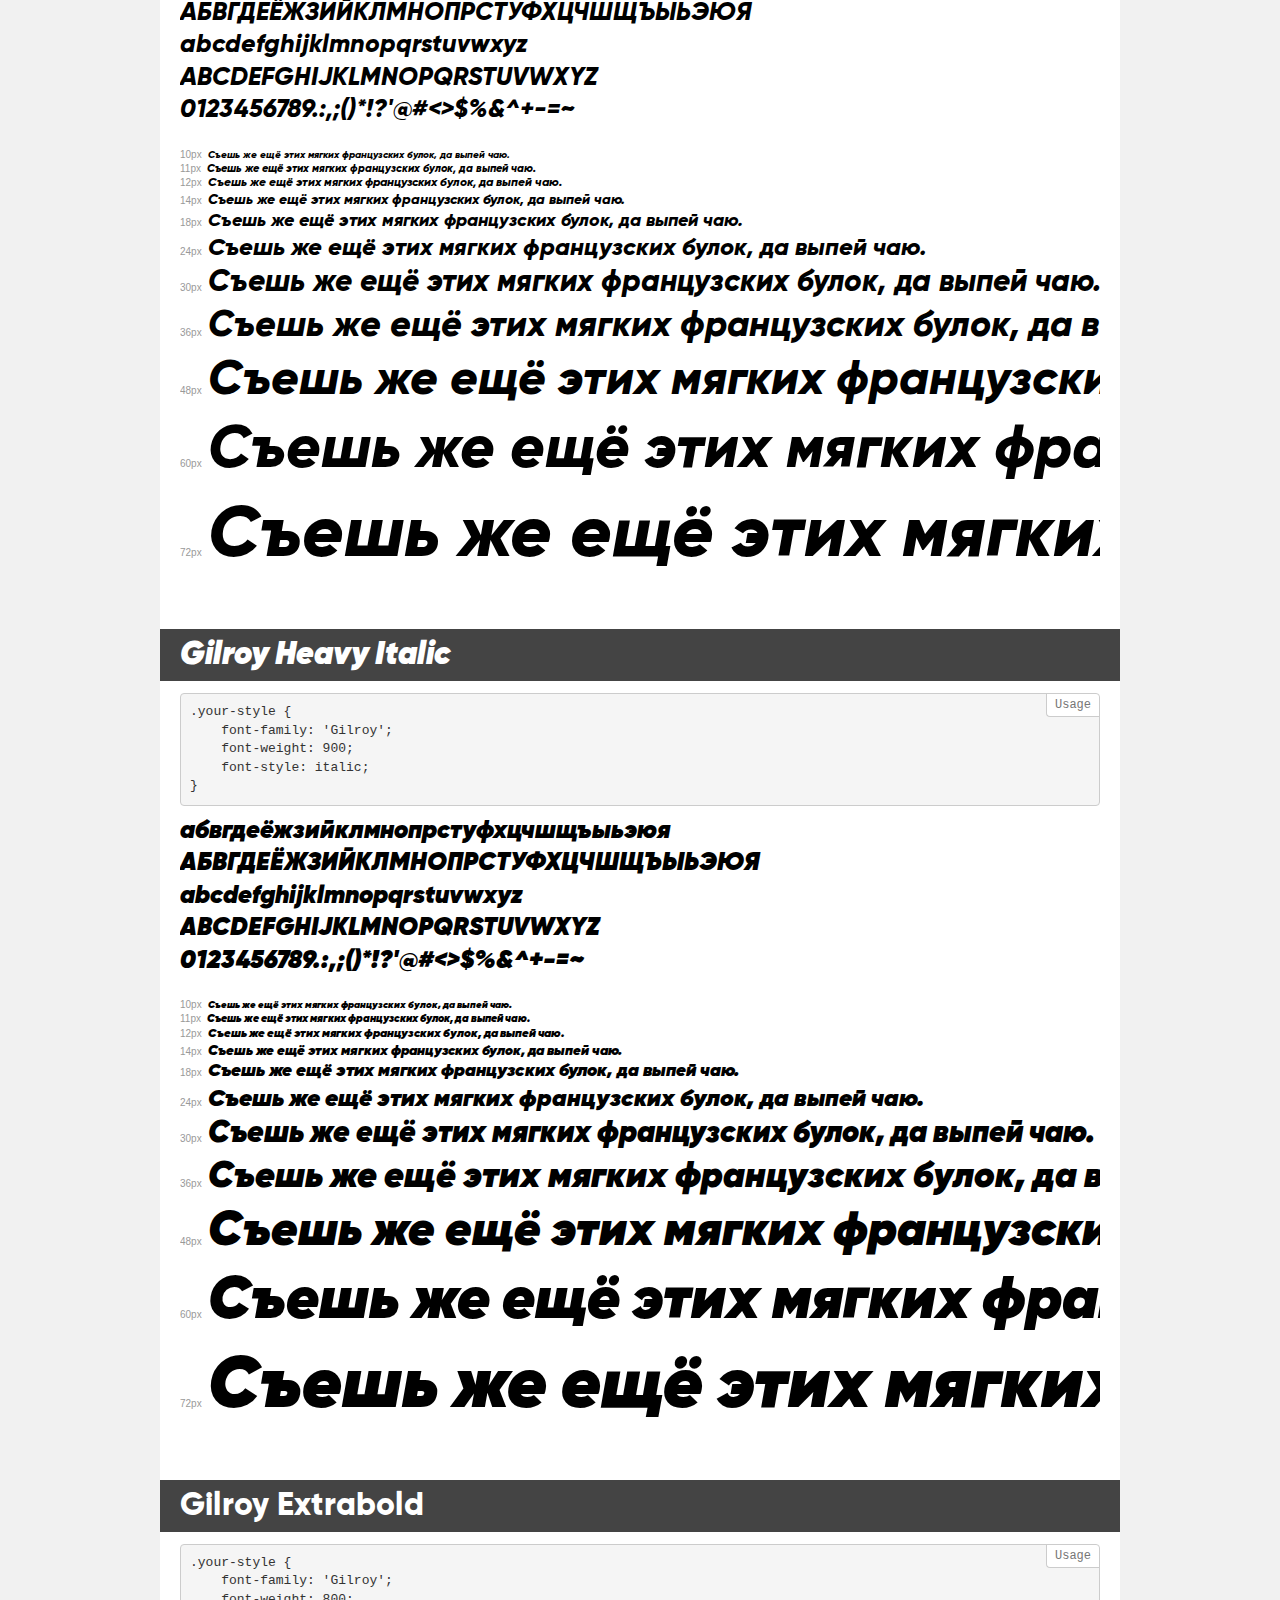
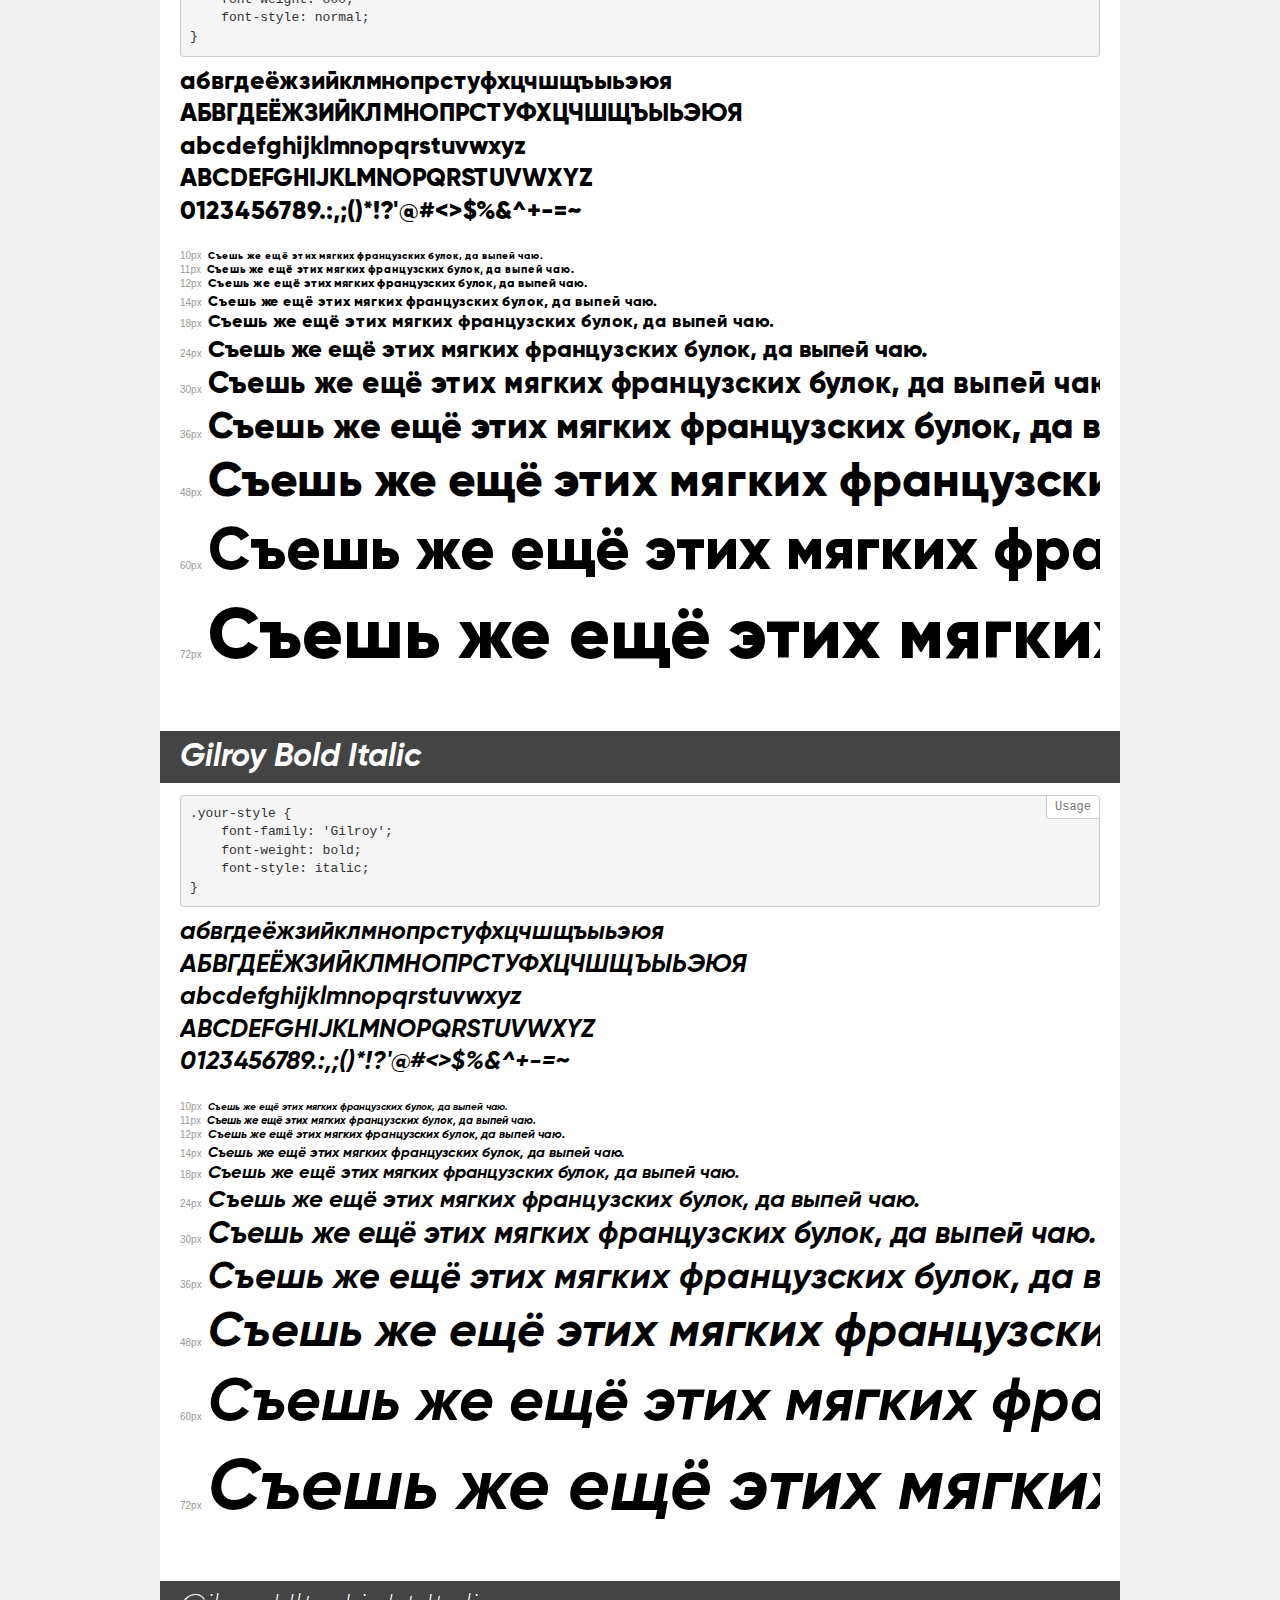
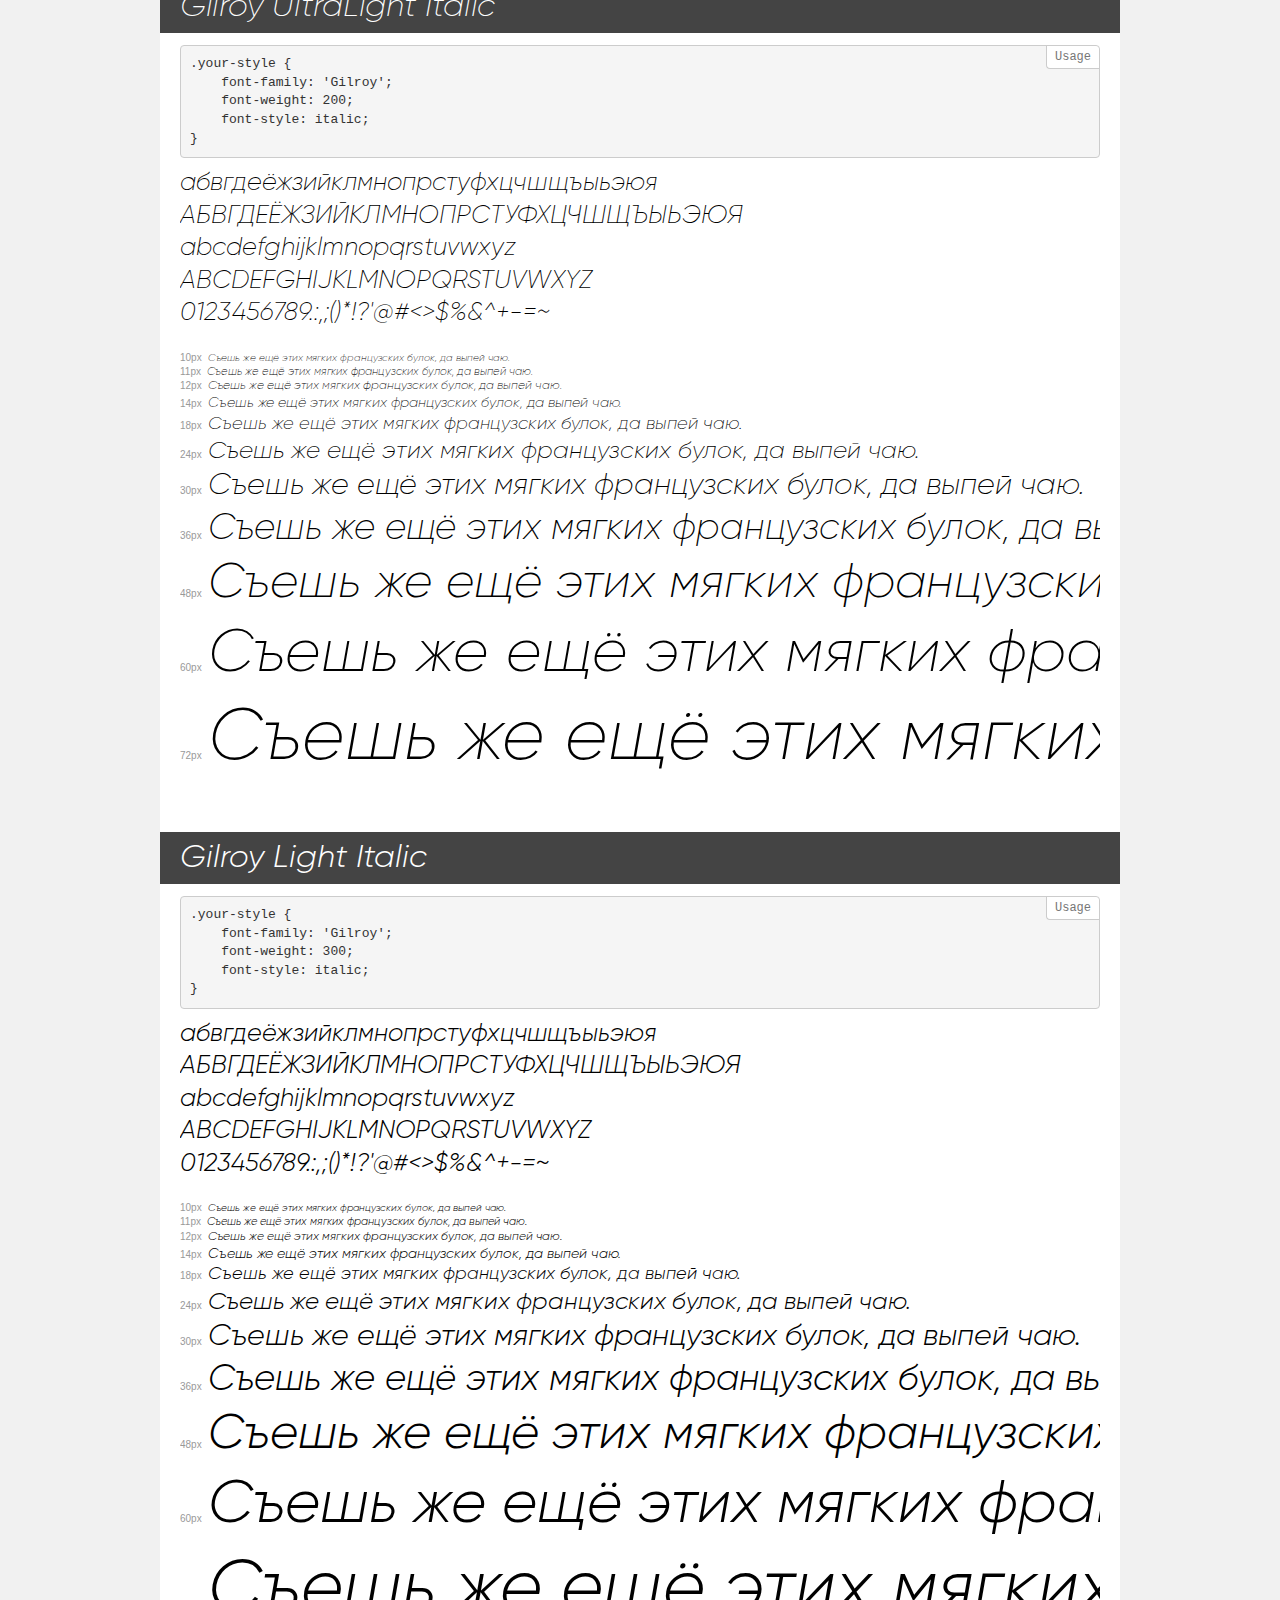
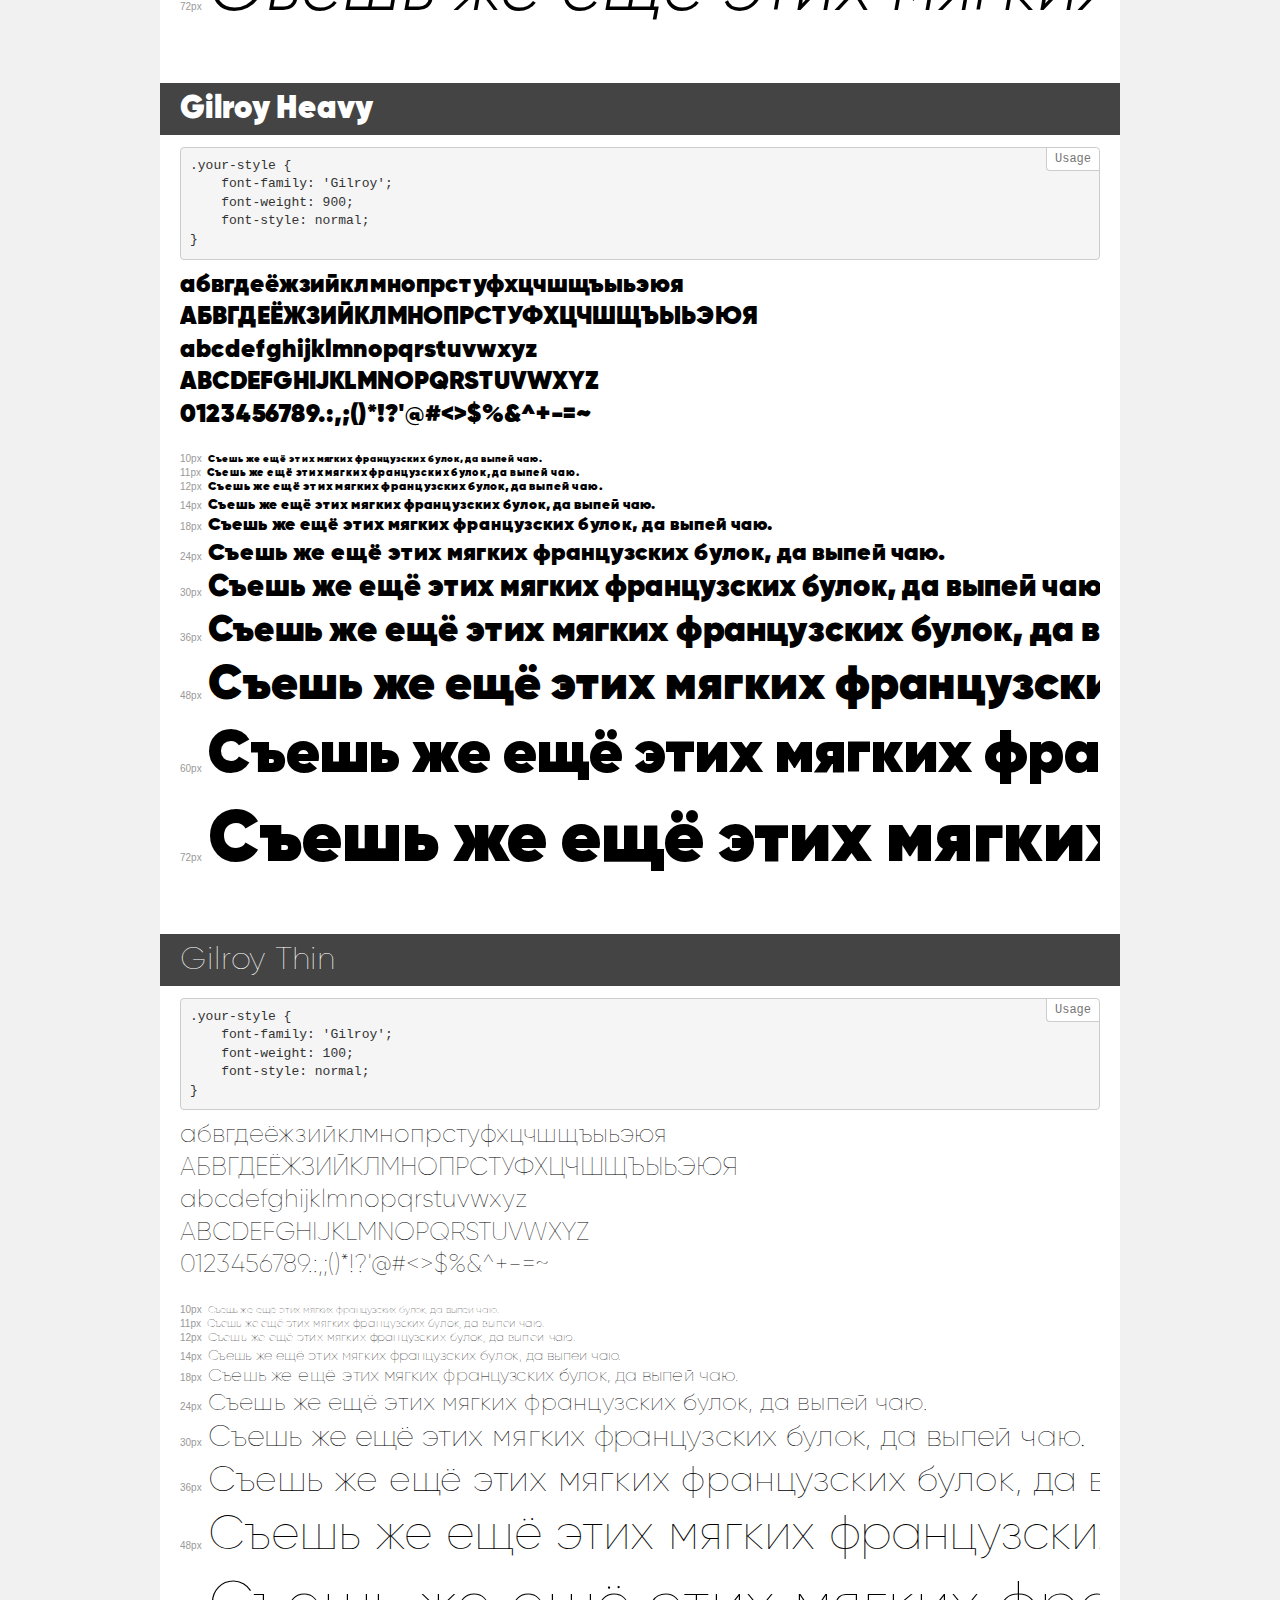
<file: fonts/demo.html>
<!DOCTYPE html>
<html>
<head>
    <meta charset="utf-8">
    <meta http-equiv="X-UA-Compatible" content="IE=edge">
    <meta name="viewport" content="width=device-width, initial-scale=1">
    <meta name="robots" content="noindex, noarchive">
    <meta name="format-detection" content="telephone=no">
    <title>Transfonter demo</title>
    <link href="stylesheet.css" rel="stylesheet">
    <style>
        /*
        http://meyerweb.com/eric/tools/css/reset/
        v2.0 | 20110126
        License: none (public domain)
        */
        html, body, div, span, applet, object, iframe,
        h1, h2, h3, h4, h5, h6, p, blockquote, pre,
        a, abbr, acronym, address, big, cite, code,
        del, dfn, em, img, ins, kbd, q, s, samp,
        small, strike, strong, sub, sup, tt, var,
        b, u, i, center,
        dl, dt, dd, ol, ul, li,
        fieldset, form, label, legend,
        table, caption, tbody, tfoot, thead, tr, th, td,
        article, aside, canvas, details, embed,
        figure, figcaption, footer, header, hgroup,
        menu, nav, output, ruby, section, summary,
        time, mark, audio, video {
            margin: 0;
            padding: 0;
            border: 0;
            font-size: 100%;
            font: inherit;
            vertical-align: baseline;
        }
        /* HTML5 display-role reset for older browsers */
        article, aside, details, figcaption, figure,
        footer, header, hgroup, menu, nav, section {
            display: block;
        }
        body {
            line-height: 1;
        }
        ol, ul {
            list-style: none;
        }
        blockquote, q {
            quotes: none;
        }
        blockquote:before, blockquote:after,
        q:before, q:after {
            content: '';
            content: none;
        }
        table {
            border-collapse: collapse;
            border-spacing: 0;
        }
        /* common styles */
        body {
            background: #f1f1f1;
            color: #000;
        }
        .page {
            background: #fff;
            width: 920px;
            margin: 0 auto;
            padding: 20px 20px 0 20px;
            overflow: hidden;
        }
        .font-container {
            overflow-x: auto;
            overflow-y: hidden;
            margin-bottom: 40px;
            line-height: 1.3;
            white-space: nowrap;
            padding-bottom: 5px;
        }
        h1 {
            position: relative;
            background: #444;
            font-size: 32px;
            color: #fff;
            padding: 10px 20px;
            margin: 0 -20px 12px -20px;
        }
        .letters {
            font-size: 25px;
            margin-bottom: 20px;
        }
        .s10:before {
            content: '10px';
        }
        .s11:before {
            content: '11px';
        }
        .s12:before {
            content: '12px';
        }
        .s14:before {
            content: '14px';
        }
        .s18:before {
            content: '18px';
        }
        .s24:before {
            content: '24px';
        }
        .s30:before {
            content: '30px';
        }
        .s36:before {
            content: '36px';
        }
        .s48:before {
            content: '48px';
        }
        .s60:before {
            content: '60px';
        }
        .s72:before {
            content: '72px';
        }
        .s10:before, .s11:before, .s12:before, .s14:before,
        .s18:before, .s24:before, .s30:before, .s36:before,
        .s48:before, .s60:before, .s72:before {
            font-family: Arial, sans-serif;
            font-size: 10px;
            font-weight: normal;
            font-style: normal;
            color: #999;
            padding-right: 6px;
        }
        pre {
            display: block;
            position: relative;
            padding: 9px;
            margin: 0 0 10px;
            font-family: Monaco, Menlo, Consolas, "Courier New", monospace !important;
            font-size: 13px;
            line-height: 1.428571429;
            color: #333;
            font-weight: normal !important;
            font-style: normal !important;
            background-color: #f5f5f5;
            border: 1px solid #ccc;
            overflow-x: auto;
            border-radius: 4px;
        }
        pre:after {
            display: block;
            position: absolute;
            right: 0;
            top: 0;
            content: 'Usage';
            line-height: 1;
            padding: 5px 8px;
            font-size: 12px;
            color: #767676;
            background-color: #fff;
            border: 1px solid #ccc;
            border-right: none;
            border-top: none;
            border-radius: 0 4px 0 4px;
            z-index: 10;
        }
        /* responsive */
        @media (max-width: 959px) {
            .page {
                width: auto;
                margin: 0;
            }
        }
    </style>
</head>
<body>
<div class="page">
    <div class="demo" style="font-family: 'Gilroy'; font-weight: normal; font-style: normal;">
        <h1>Gilroy Regular</h1>
        <pre>.your-style {
    font-family: 'Gilroy';
    font-weight: normal;
    font-style: normal;
}</pre>
        <div class="font-container">
            <p class="letters">
                абвгдеёжзийклмнопрстуфхцчшщъыьэюя<br>
АБВГДЕЁЖЗИЙКЛМНОПРСТУФХЦЧШЩЪЫЬЭЮЯ<br>
abcdefghijklmnopqrstuvwxyz<br>
ABCDEFGHIJKLMNOPQRSTUVWXYZ<br>
                0123456789.:,;()*!?'@#<>$%&^+-=~
            </p>
            <p class="s10" style="font-size: 10px;">Съешь же ещё этих мягких французских булок, да выпей чаю.</p>
            <p class="s11" style="font-size: 11px;">Съешь же ещё этих мягких французских булок, да выпей чаю.</p>
            <p class="s12" style="font-size: 12px;">Съешь же ещё этих мягких французских булок, да выпей чаю.</p>
            <p class="s14" style="font-size: 14px;">Съешь же ещё этих мягких французских булок, да выпей чаю.</p>
            <p class="s18" style="font-size: 18px;">Съешь же ещё этих мягких французских булок, да выпей чаю.</p>
            <p class="s24" style="font-size: 24px;">Съешь же ещё этих мягких французских булок, да выпей чаю.</p>
            <p class="s30" style="font-size: 30px;">Съешь же ещё этих мягких французских булок, да выпей чаю.</p>
            <p class="s36" style="font-size: 36px;">Съешь же ещё этих мягких французских булок, да выпей чаю.</p>
            <p class="s48" style="font-size: 48px;">Съешь же ещё этих мягких французских булок, да выпей чаю.</p>
            <p class="s60" style="font-size: 60px;">Съешь же ещё этих мягких французских булок, да выпей чаю.</p>
            <p class="s72" style="font-size: 72px;">Съешь же ещё этих мягких французских булок, да выпей чаю.</p>
        </div>
    </div>
    <div class="demo" style="font-family: 'Gilroy'; font-weight: 800; font-style: italic;">
        <h1>Gilroy Extrabold Italic</h1>
        <pre>.your-style {
    font-family: 'Gilroy';
    font-weight: 800;
    font-style: italic;
}</pre>
        <div class="font-container">
            <p class="letters">
                абвгдеёжзийклмнопрстуфхцчшщъыьэюя<br>
АБВГДЕЁЖЗИЙКЛМНОПРСТУФХЦЧШЩЪЫЬЭЮЯ<br>
abcdefghijklmnopqrstuvwxyz<br>
ABCDEFGHIJKLMNOPQRSTUVWXYZ<br>
                0123456789.:,;()*!?'@#<>$%&^+-=~
            </p>
            <p class="s10" style="font-size: 10px;">Съешь же ещё этих мягких французских булок, да выпей чаю.</p>
            <p class="s11" style="font-size: 11px;">Съешь же ещё этих мягких французских булок, да выпей чаю.</p>
            <p class="s12" style="font-size: 12px;">Съешь же ещё этих мягких французских булок, да выпей чаю.</p>
            <p class="s14" style="font-size: 14px;">Съешь же ещё этих мягких французских булок, да выпей чаю.</p>
            <p class="s18" style="font-size: 18px;">Съешь же ещё этих мягких французских булок, да выпей чаю.</p>
            <p class="s24" style="font-size: 24px;">Съешь же ещё этих мягких французских булок, да выпей чаю.</p>
            <p class="s30" style="font-size: 30px;">Съешь же ещё этих мягких французских булок, да выпей чаю.</p>
            <p class="s36" style="font-size: 36px;">Съешь же ещё этих мягких французских булок, да выпей чаю.</p>
            <p class="s48" style="font-size: 48px;">Съешь же ещё этих мягких французских булок, да выпей чаю.</p>
            <p class="s60" style="font-size: 60px;">Съешь же ещё этих мягких французских булок, да выпей чаю.</p>
            <p class="s72" style="font-size: 72px;">Съешь же ещё этих мягких французских булок, да выпей чаю.</p>
        </div>
    </div>
    <div class="demo" style="font-family: 'Gilroy'; font-weight: bold; font-style: normal;">
        <h1>Gilroy Bold</h1>
        <pre>.your-style {
    font-family: 'Gilroy';
    font-weight: bold;
    font-style: normal;
}</pre>
        <div class="font-container">
            <p class="letters">
                абвгдеёжзийклмнопрстуфхцчшщъыьэюя<br>
АБВГДЕЁЖЗИЙКЛМНОПРСТУФХЦЧШЩЪЫЬЭЮЯ<br>
abcdefghijklmnopqrstuvwxyz<br>
ABCDEFGHIJKLMNOPQRSTUVWXYZ<br>
                0123456789.:,;()*!?'@#<>$%&^+-=~
            </p>
            <p class="s10" style="font-size: 10px;">Съешь же ещё этих мягких французских булок, да выпей чаю.</p>
            <p class="s11" style="font-size: 11px;">Съешь же ещё этих мягких французских булок, да выпей чаю.</p>
            <p class="s12" style="font-size: 12px;">Съешь же ещё этих мягких французских булок, да выпей чаю.</p>
            <p class="s14" style="font-size: 14px;">Съешь же ещё этих мягких французских булок, да выпей чаю.</p>
            <p class="s18" style="font-size: 18px;">Съешь же ещё этих мягких французских булок, да выпей чаю.</p>
            <p class="s24" style="font-size: 24px;">Съешь же ещё этих мягких французских булок, да выпей чаю.</p>
            <p class="s30" style="font-size: 30px;">Съешь же ещё этих мягких французских булок, да выпей чаю.</p>
            <p class="s36" style="font-size: 36px;">Съешь же ещё этих мягких французских булок, да выпей чаю.</p>
            <p class="s48" style="font-size: 48px;">Съешь же ещё этих мягких французских булок, да выпей чаю.</p>
            <p class="s60" style="font-size: 60px;">Съешь же ещё этих мягких французских булок, да выпей чаю.</p>
            <p class="s72" style="font-size: 72px;">Съешь же ещё этих мягких французских булок, да выпей чаю.</p>
        </div>
    </div>
    <div class="demo" style="font-family: 'Gilroy'; font-weight: 900; font-style: normal;">
        <h1>Gilroy Black</h1>
        <pre>.your-style {
    font-family: 'Gilroy';
    font-weight: 900;
    font-style: normal;
}</pre>
        <div class="font-container">
            <p class="letters">
                абвгдеёжзийклмнопрстуфхцчшщъыьэюя<br>
АБВГДЕЁЖЗИЙКЛМНОПРСТУФХЦЧШЩЪЫЬЭЮЯ<br>
abcdefghijklmnopqrstuvwxyz<br>
ABCDEFGHIJKLMNOPQRSTUVWXYZ<br>
                0123456789.:,;()*!?'@#<>$%&^+-=~
            </p>
            <p class="s10" style="font-size: 10px;">Съешь же ещё этих мягких французских булок, да выпей чаю.</p>
            <p class="s11" style="font-size: 11px;">Съешь же ещё этих мягких французских булок, да выпей чаю.</p>
            <p class="s12" style="font-size: 12px;">Съешь же ещё этих мягких французских булок, да выпей чаю.</p>
            <p class="s14" style="font-size: 14px;">Съешь же ещё этих мягких французских булок, да выпей чаю.</p>
            <p class="s18" style="font-size: 18px;">Съешь же ещё этих мягких французских булок, да выпей чаю.</p>
            <p class="s24" style="font-size: 24px;">Съешь же ещё этих мягких французских булок, да выпей чаю.</p>
            <p class="s30" style="font-size: 30px;">Съешь же ещё этих мягких французских булок, да выпей чаю.</p>
            <p class="s36" style="font-size: 36px;">Съешь же ещё этих мягких французских булок, да выпей чаю.</p>
            <p class="s48" style="font-size: 48px;">Съешь же ещё этих мягких французских булок, да выпей чаю.</p>
            <p class="s60" style="font-size: 60px;">Съешь же ещё этих мягких французских булок, да выпей чаю.</p>
            <p class="s72" style="font-size: 72px;">Съешь же ещё этих мягких французских булок, да выпей чаю.</p>
        </div>
    </div>
    <div class="demo" style="font-family: 'Gilroy'; font-weight: 300; font-style: normal;">
        <h1>Gilroy Light</h1>
        <pre>.your-style {
    font-family: 'Gilroy';
    font-weight: 300;
    font-style: normal;
}</pre>
        <div class="font-container">
            <p class="letters">
                абвгдеёжзийклмнопрстуфхцчшщъыьэюя<br>
АБВГДЕЁЖЗИЙКЛМНОПРСТУФХЦЧШЩЪЫЬЭЮЯ<br>
abcdefghijklmnopqrstuvwxyz<br>
ABCDEFGHIJKLMNOPQRSTUVWXYZ<br>
                0123456789.:,;()*!?'@#<>$%&^+-=~
            </p>
            <p class="s10" style="font-size: 10px;">Съешь же ещё этих мягких французских булок, да выпей чаю.</p>
            <p class="s11" style="font-size: 11px;">Съешь же ещё этих мягких французских булок, да выпей чаю.</p>
            <p class="s12" style="font-size: 12px;">Съешь же ещё этих мягких французских булок, да выпей чаю.</p>
            <p class="s14" style="font-size: 14px;">Съешь же ещё этих мягких французских булок, да выпей чаю.</p>
            <p class="s18" style="font-size: 18px;">Съешь же ещё этих мягких французских булок, да выпей чаю.</p>
            <p class="s24" style="font-size: 24px;">Съешь же ещё этих мягких французских булок, да выпей чаю.</p>
            <p class="s30" style="font-size: 30px;">Съешь же ещё этих мягких французских булок, да выпей чаю.</p>
            <p class="s36" style="font-size: 36px;">Съешь же ещё этих мягких французских булок, да выпей чаю.</p>
            <p class="s48" style="font-size: 48px;">Съешь же ещё этих мягких французских булок, да выпей чаю.</p>
            <p class="s60" style="font-size: 60px;">Съешь же ещё этих мягких французских булок, да выпей чаю.</p>
            <p class="s72" style="font-size: 72px;">Съешь же ещё этих мягких французских булок, да выпей чаю.</p>
        </div>
    </div>
    <div class="demo" style="font-family: 'Gilroy'; font-weight: 600; font-style: normal;">
        <h1>Gilroy Semibold</h1>
        <pre>.your-style {
    font-family: 'Gilroy';
    font-weight: 600;
    font-style: normal;
}</pre>
        <div class="font-container">
            <p class="letters">
                абвгдеёжзийклмнопрстуфхцчшщъыьэюя<br>
АБВГДЕЁЖЗИЙКЛМНОПРСТУФХЦЧШЩЪЫЬЭЮЯ<br>
abcdefghijklmnopqrstuvwxyz<br>
ABCDEFGHIJKLMNOPQRSTUVWXYZ<br>
                0123456789.:,;()*!?'@#<>$%&^+-=~
            </p>
            <p class="s10" style="font-size: 10px;">Съешь же ещё этих мягких французских булок, да выпей чаю.</p>
            <p class="s11" style="font-size: 11px;">Съешь же ещё этих мягких французских булок, да выпей чаю.</p>
            <p class="s12" style="font-size: 12px;">Съешь же ещё этих мягких французских булок, да выпей чаю.</p>
            <p class="s14" style="font-size: 14px;">Съешь же ещё этих мягких французских булок, да выпей чаю.</p>
            <p class="s18" style="font-size: 18px;">Съешь же ещё этих мягких французских булок, да выпей чаю.</p>
            <p class="s24" style="font-size: 24px;">Съешь же ещё этих мягких французских булок, да выпей чаю.</p>
            <p class="s30" style="font-size: 30px;">Съешь же ещё этих мягких французских булок, да выпей чаю.</p>
            <p class="s36" style="font-size: 36px;">Съешь же ещё этих мягких французских булок, да выпей чаю.</p>
            <p class="s48" style="font-size: 48px;">Съешь же ещё этих мягких французских булок, да выпей чаю.</p>
            <p class="s60" style="font-size: 60px;">Съешь же ещё этих мягких французских булок, да выпей чаю.</p>
            <p class="s72" style="font-size: 72px;">Съешь же ещё этих мягких французских булок, да выпей чаю.</p>
        </div>
    </div>
    <div class="demo" style="font-family: 'Gilroy'; font-weight: 500; font-style: normal;">
        <h1>Gilroy Medium</h1>
        <pre>.your-style {
    font-family: 'Gilroy';
    font-weight: 500;
    font-style: normal;
}</pre>
        <div class="font-container">
            <p class="letters">
                абвгдеёжзийклмнопрстуфхцчшщъыьэюя<br>
АБВГДЕЁЖЗИЙКЛМНОПРСТУФХЦЧШЩЪЫЬЭЮЯ<br>
abcdefghijklmnopqrstuvwxyz<br>
ABCDEFGHIJKLMNOPQRSTUVWXYZ<br>
                0123456789.:,;()*!?'@#<>$%&^+-=~
            </p>
            <p class="s10" style="font-size: 10px;">Съешь же ещё этих мягких французских булок, да выпей чаю.</p>
            <p class="s11" style="font-size: 11px;">Съешь же ещё этих мягких французских булок, да выпей чаю.</p>
            <p class="s12" style="font-size: 12px;">Съешь же ещё этих мягких французских булок, да выпей чаю.</p>
            <p class="s14" style="font-size: 14px;">Съешь же ещё этих мягких французских булок, да выпей чаю.</p>
            <p class="s18" style="font-size: 18px;">Съешь же ещё этих мягких французских булок, да выпей чаю.</p>
            <p class="s24" style="font-size: 24px;">Съешь же ещё этих мягких французских булок, да выпей чаю.</p>
            <p class="s30" style="font-size: 30px;">Съешь же ещё этих мягких французских булок, да выпей чаю.</p>
            <p class="s36" style="font-size: 36px;">Съешь же ещё этих мягких французских булок, да выпей чаю.</p>
            <p class="s48" style="font-size: 48px;">Съешь же ещё этих мягких французских булок, да выпей чаю.</p>
            <p class="s60" style="font-size: 60px;">Съешь же ещё этих мягких французских булок, да выпей чаю.</p>
            <p class="s72" style="font-size: 72px;">Съешь же ещё этих мягких французских булок, да выпей чаю.</p>
        </div>
    </div>
    <div class="demo" style="font-family: 'Gilroy'; font-weight: 500; font-style: italic;">
        <h1>Gilroy Medium Italic</h1>
        <pre>.your-style {
    font-family: 'Gilroy';
    font-weight: 500;
    font-style: italic;
}</pre>
        <div class="font-container">
            <p class="letters">
                абвгдеёжзийклмнопрстуфхцчшщъыьэюя<br>
АБВГДЕЁЖЗИЙКЛМНОПРСТУФХЦЧШЩЪЫЬЭЮЯ<br>
abcdefghijklmnopqrstuvwxyz<br>
ABCDEFGHIJKLMNOPQRSTUVWXYZ<br>
                0123456789.:,;()*!?'@#<>$%&^+-=~
            </p>
            <p class="s10" style="font-size: 10px;">Съешь же ещё этих мягких французских булок, да выпей чаю.</p>
            <p class="s11" style="font-size: 11px;">Съешь же ещё этих мягких французских булок, да выпей чаю.</p>
            <p class="s12" style="font-size: 12px;">Съешь же ещё этих мягких французских булок, да выпей чаю.</p>
            <p class="s14" style="font-size: 14px;">Съешь же ещё этих мягких французских булок, да выпей чаю.</p>
            <p class="s18" style="font-size: 18px;">Съешь же ещё этих мягких французских булок, да выпей чаю.</p>
            <p class="s24" style="font-size: 24px;">Съешь же ещё этих мягких французских булок, да выпей чаю.</p>
            <p class="s30" style="font-size: 30px;">Съешь же ещё этих мягких французских булок, да выпей чаю.</p>
            <p class="s36" style="font-size: 36px;">Съешь же ещё этих мягких французских булок, да выпей чаю.</p>
            <p class="s48" style="font-size: 48px;">Съешь же ещё этих мягких французских булок, да выпей чаю.</p>
            <p class="s60" style="font-size: 60px;">Съешь же ещё этих мягких французских булок, да выпей чаю.</p>
            <p class="s72" style="font-size: 72px;">Съешь же ещё этих мягких французских булок, да выпей чаю.</p>
        </div>
    </div>
    <div class="demo" style="font-family: 'Gilroy'; font-weight: 900; font-style: italic;">
        <h1>Gilroy Black Italic</h1>
        <pre>.your-style {
    font-family: 'Gilroy';
    font-weight: 900;
    font-style: italic;
}</pre>
        <div class="font-container">
            <p class="letters">
                абвгдеёжзийклмнопрстуфхцчшщъыьэюя<br>
АБВГДЕЁЖЗИЙКЛМНОПРСТУФХЦЧШЩЪЫЬЭЮЯ<br>
abcdefghijklmnopqrstuvwxyz<br>
ABCDEFGHIJKLMNOPQRSTUVWXYZ<br>
                0123456789.:,;()*!?'@#<>$%&^+-=~
            </p>
            <p class="s10" style="font-size: 10px;">Съешь же ещё этих мягких французских булок, да выпей чаю.</p>
            <p class="s11" style="font-size: 11px;">Съешь же ещё этих мягких французских булок, да выпей чаю.</p>
            <p class="s12" style="font-size: 12px;">Съешь же ещё этих мягких французских булок, да выпей чаю.</p>
            <p class="s14" style="font-size: 14px;">Съешь же ещё этих мягких французских булок, да выпей чаю.</p>
            <p class="s18" style="font-size: 18px;">Съешь же ещё этих мягких французских булок, да выпей чаю.</p>
            <p class="s24" style="font-size: 24px;">Съешь же ещё этих мягких французских булок, да выпей чаю.</p>
            <p class="s30" style="font-size: 30px;">Съешь же ещё этих мягких французских булок, да выпей чаю.</p>
            <p class="s36" style="font-size: 36px;">Съешь же ещё этих мягких французских булок, да выпей чаю.</p>
            <p class="s48" style="font-size: 48px;">Съешь же ещё этих мягких французских булок, да выпей чаю.</p>
            <p class="s60" style="font-size: 60px;">Съешь же ещё этих мягких французских булок, да выпей чаю.</p>
            <p class="s72" style="font-size: 72px;">Съешь же ещё этих мягких французских булок, да выпей чаю.</p>
        </div>
    </div>
    <div class="demo" style="font-family: 'Gilroy'; font-weight: 200; font-style: normal;">
        <h1>Gilroy UltraLight</h1>
        <pre>.your-style {
    font-family: 'Gilroy';
    font-weight: 200;
    font-style: normal;
}</pre>
        <div class="font-container">
            <p class="letters">
                абвгдеёжзийклмнопрстуфхцчшщъыьэюя<br>
АБВГДЕЁЖЗИЙКЛМНОПРСТУФХЦЧШЩЪЫЬЭЮЯ<br>
abcdefghijklmnopqrstuvwxyz<br>
ABCDEFGHIJKLMNOPQRSTUVWXYZ<br>
                0123456789.:,;()*!?'@#<>$%&^+-=~
            </p>
            <p class="s10" style="font-size: 10px;">Съешь же ещё этих мягких французских булок, да выпей чаю.</p>
            <p class="s11" style="font-size: 11px;">Съешь же ещё этих мягких французских булок, да выпей чаю.</p>
            <p class="s12" style="font-size: 12px;">Съешь же ещё этих мягких французских булок, да выпей чаю.</p>
            <p class="s14" style="font-size: 14px;">Съешь же ещё этих мягких французских булок, да выпей чаю.</p>
            <p class="s18" style="font-size: 18px;">Съешь же ещё этих мягких французских булок, да выпей чаю.</p>
            <p class="s24" style="font-size: 24px;">Съешь же ещё этих мягких французских булок, да выпей чаю.</p>
            <p class="s30" style="font-size: 30px;">Съешь же ещё этих мягких французских булок, да выпей чаю.</p>
            <p class="s36" style="font-size: 36px;">Съешь же ещё этих мягких французских булок, да выпей чаю.</p>
            <p class="s48" style="font-size: 48px;">Съешь же ещё этих мягких французских булок, да выпей чаю.</p>
            <p class="s60" style="font-size: 60px;">Съешь же ещё этих мягких французских булок, да выпей чаю.</p>
            <p class="s72" style="font-size: 72px;">Съешь же ещё этих мягких французских булок, да выпей чаю.</p>
        </div>
    </div>
    <div class="demo" style="font-family: 'Gilroy'; font-weight: normal; font-style: italic;">
        <h1>Gilroy Regular Italic</h1>
        <pre>.your-style {
    font-family: 'Gilroy';
    font-weight: normal;
    font-style: italic;
}</pre>
        <div class="font-container">
            <p class="letters">
                абвгдеёжзийклмнопрстуфхцчшщъыьэюя<br>
АБВГДЕЁЖЗИЙКЛМНОПРСТУФХЦЧШЩЪЫЬЭЮЯ<br>
abcdefghijklmnopqrstuvwxyz<br>
ABCDEFGHIJKLMNOPQRSTUVWXYZ<br>
                0123456789.:,;()*!?'@#<>$%&^+-=~
            </p>
            <p class="s10" style="font-size: 10px;">Съешь же ещё этих мягких французских булок, да выпей чаю.</p>
            <p class="s11" style="font-size: 11px;">Съешь же ещё этих мягких французских булок, да выпей чаю.</p>
            <p class="s12" style="font-size: 12px;">Съешь же ещё этих мягких французских булок, да выпей чаю.</p>
            <p class="s14" style="font-size: 14px;">Съешь же ещё этих мягких французских булок, да выпей чаю.</p>
            <p class="s18" style="font-size: 18px;">Съешь же ещё этих мягких французских булок, да выпей чаю.</p>
            <p class="s24" style="font-size: 24px;">Съешь же ещё этих мягких французских булок, да выпей чаю.</p>
            <p class="s30" style="font-size: 30px;">Съешь же ещё этих мягких французских булок, да выпей чаю.</p>
            <p class="s36" style="font-size: 36px;">Съешь же ещё этих мягких французских булок, да выпей чаю.</p>
            <p class="s48" style="font-size: 48px;">Съешь же ещё этих мягких французских булок, да выпей чаю.</p>
            <p class="s60" style="font-size: 60px;">Съешь же ещё этих мягких французских булок, да выпей чаю.</p>
            <p class="s72" style="font-size: 72px;">Съешь же ещё этих мягких французских булок, да выпей чаю.</p>
        </div>
    </div>
    <div class="demo" style="font-family: 'Gilroy'; font-weight: 600; font-style: italic;">
        <h1>Gilroy Semibold Italic</h1>
        <pre>.your-style {
    font-family: 'Gilroy';
    font-weight: 600;
    font-style: italic;
}</pre>
        <div class="font-container">
            <p class="letters">
                абвгдеёжзийклмнопрстуфхцчшщъыьэюя<br>
АБВГДЕЁЖЗИЙКЛМНОПРСТУФХЦЧШЩЪЫЬЭЮЯ<br>
abcdefghijklmnopqrstuvwxyz<br>
ABCDEFGHIJKLMNOPQRSTUVWXYZ<br>
                0123456789.:,;()*!?'@#<>$%&^+-=~
            </p>
            <p class="s10" style="font-size: 10px;">Съешь же ещё этих мягких французских булок, да выпей чаю.</p>
            <p class="s11" style="font-size: 11px;">Съешь же ещё этих мягких французских булок, да выпей чаю.</p>
            <p class="s12" style="font-size: 12px;">Съешь же ещё этих мягких французских булок, да выпей чаю.</p>
            <p class="s14" style="font-size: 14px;">Съешь же ещё этих мягких французских булок, да выпей чаю.</p>
            <p class="s18" style="font-size: 18px;">Съешь же ещё этих мягких французских булок, да выпей чаю.</p>
            <p class="s24" style="font-size: 24px;">Съешь же ещё этих мягких французских булок, да выпей чаю.</p>
            <p class="s30" style="font-size: 30px;">Съешь же ещё этих мягких французских булок, да выпей чаю.</p>
            <p class="s36" style="font-size: 36px;">Съешь же ещё этих мягких французских булок, да выпей чаю.</p>
            <p class="s48" style="font-size: 48px;">Съешь же ещё этих мягких французских булок, да выпей чаю.</p>
            <p class="s60" style="font-size: 60px;">Съешь же ещё этих мягких французских булок, да выпей чаю.</p>
            <p class="s72" style="font-size: 72px;">Съешь же ещё этих мягких французских булок, да выпей чаю.</p>
        </div>
    </div>
    <div class="demo" style="font-family: 'Gilroy'; font-weight: 900; font-style: italic;">
        <h1>Gilroy Heavy Italic</h1>
        <pre>.your-style {
    font-family: 'Gilroy';
    font-weight: 900;
    font-style: italic;
}</pre>
        <div class="font-container">
            <p class="letters">
                абвгдеёжзийклмнопрстуфхцчшщъыьэюя<br>
АБВГДЕЁЖЗИЙКЛМНОПРСТУФХЦЧШЩЪЫЬЭЮЯ<br>
abcdefghijklmnopqrstuvwxyz<br>
ABCDEFGHIJKLMNOPQRSTUVWXYZ<br>
                0123456789.:,;()*!?'@#<>$%&^+-=~
            </p>
            <p class="s10" style="font-size: 10px;">Съешь же ещё этих мягких французских булок, да выпей чаю.</p>
            <p class="s11" style="font-size: 11px;">Съешь же ещё этих мягких французских булок, да выпей чаю.</p>
            <p class="s12" style="font-size: 12px;">Съешь же ещё этих мягких французских булок, да выпей чаю.</p>
            <p class="s14" style="font-size: 14px;">Съешь же ещё этих мягких французских булок, да выпей чаю.</p>
            <p class="s18" style="font-size: 18px;">Съешь же ещё этих мягких французских булок, да выпей чаю.</p>
            <p class="s24" style="font-size: 24px;">Съешь же ещё этих мягких французских булок, да выпей чаю.</p>
            <p class="s30" style="font-size: 30px;">Съешь же ещё этих мягких французских булок, да выпей чаю.</p>
            <p class="s36" style="font-size: 36px;">Съешь же ещё этих мягких французских булок, да выпей чаю.</p>
            <p class="s48" style="font-size: 48px;">Съешь же ещё этих мягких французских булок, да выпей чаю.</p>
            <p class="s60" style="font-size: 60px;">Съешь же ещё этих мягких французских булок, да выпей чаю.</p>
            <p class="s72" style="font-size: 72px;">Съешь же ещё этих мягких французских булок, да выпей чаю.</p>
        </div>
    </div>
    <div class="demo" style="font-family: 'Gilroy'; font-weight: 800; font-style: normal;">
        <h1>Gilroy Extrabold</h1>
        <pre>.your-style {
    font-family: 'Gilroy';
    font-weight: 800;
    font-style: normal;
}</pre>
        <div class="font-container">
            <p class="letters">
                абвгдеёжзийклмнопрстуфхцчшщъыьэюя<br>
АБВГДЕЁЖЗИЙКЛМНОПРСТУФХЦЧШЩЪЫЬЭЮЯ<br>
abcdefghijklmnopqrstuvwxyz<br>
ABCDEFGHIJKLMNOPQRSTUVWXYZ<br>
                0123456789.:,;()*!?'@#<>$%&^+-=~
            </p>
            <p class="s10" style="font-size: 10px;">Съешь же ещё этих мягких французских булок, да выпей чаю.</p>
            <p class="s11" style="font-size: 11px;">Съешь же ещё этих мягких французских булок, да выпей чаю.</p>
            <p class="s12" style="font-size: 12px;">Съешь же ещё этих мягких французских булок, да выпей чаю.</p>
            <p class="s14" style="font-size: 14px;">Съешь же ещё этих мягких французских булок, да выпей чаю.</p>
            <p class="s18" style="font-size: 18px;">Съешь же ещё этих мягких французских булок, да выпей чаю.</p>
            <p class="s24" style="font-size: 24px;">Съешь же ещё этих мягких французских булок, да выпей чаю.</p>
            <p class="s30" style="font-size: 30px;">Съешь же ещё этих мягких французских булок, да выпей чаю.</p>
            <p class="s36" style="font-size: 36px;">Съешь же ещё этих мягких французских булок, да выпей чаю.</p>
            <p class="s48" style="font-size: 48px;">Съешь же ещё этих мягких французских булок, да выпей чаю.</p>
            <p class="s60" style="font-size: 60px;">Съешь же ещё этих мягких французских булок, да выпей чаю.</p>
            <p class="s72" style="font-size: 72px;">Съешь же ещё этих мягких французских булок, да выпей чаю.</p>
        </div>
    </div>
    <div class="demo" style="font-family: 'Gilroy'; font-weight: bold; font-style: italic;">
        <h1>Gilroy Bold Italic</h1>
        <pre>.your-style {
    font-family: 'Gilroy';
    font-weight: bold;
    font-style: italic;
}</pre>
        <div class="font-container">
            <p class="letters">
                абвгдеёжзийклмнопрстуфхцчшщъыьэюя<br>
АБВГДЕЁЖЗИЙКЛМНОПРСТУФХЦЧШЩЪЫЬЭЮЯ<br>
abcdefghijklmnopqrstuvwxyz<br>
ABCDEFGHIJKLMNOPQRSTUVWXYZ<br>
                0123456789.:,;()*!?'@#<>$%&^+-=~
            </p>
            <p class="s10" style="font-size: 10px;">Съешь же ещё этих мягких французских булок, да выпей чаю.</p>
            <p class="s11" style="font-size: 11px;">Съешь же ещё этих мягких французских булок, да выпей чаю.</p>
            <p class="s12" style="font-size: 12px;">Съешь же ещё этих мягких французских булок, да выпей чаю.</p>
            <p class="s14" style="font-size: 14px;">Съешь же ещё этих мягких французских булок, да выпей чаю.</p>
            <p class="s18" style="font-size: 18px;">Съешь же ещё этих мягких французских булок, да выпей чаю.</p>
            <p class="s24" style="font-size: 24px;">Съешь же ещё этих мягких французских булок, да выпей чаю.</p>
            <p class="s30" style="font-size: 30px;">Съешь же ещё этих мягких французских булок, да выпей чаю.</p>
            <p class="s36" style="font-size: 36px;">Съешь же ещё этих мягких французских булок, да выпей чаю.</p>
            <p class="s48" style="font-size: 48px;">Съешь же ещё этих мягких французских булок, да выпей чаю.</p>
            <p class="s60" style="font-size: 60px;">Съешь же ещё этих мягких французских булок, да выпей чаю.</p>
            <p class="s72" style="font-size: 72px;">Съешь же ещё этих мягких французских булок, да выпей чаю.</p>
        </div>
    </div>
    <div class="demo" style="font-family: 'Gilroy'; font-weight: 200; font-style: italic;">
        <h1>Gilroy UltraLight Italic</h1>
        <pre>.your-style {
    font-family: 'Gilroy';
    font-weight: 200;
    font-style: italic;
}</pre>
        <div class="font-container">
            <p class="letters">
                абвгдеёжзийклмнопрстуфхцчшщъыьэюя<br>
АБВГДЕЁЖЗИЙКЛМНОПРСТУФХЦЧШЩЪЫЬЭЮЯ<br>
abcdefghijklmnopqrstuvwxyz<br>
ABCDEFGHIJKLMNOPQRSTUVWXYZ<br>
                0123456789.:,;()*!?'@#<>$%&^+-=~
            </p>
            <p class="s10" style="font-size: 10px;">Съешь же ещё этих мягких французских булок, да выпей чаю.</p>
            <p class="s11" style="font-size: 11px;">Съешь же ещё этих мягких французских булок, да выпей чаю.</p>
            <p class="s12" style="font-size: 12px;">Съешь же ещё этих мягких французских булок, да выпей чаю.</p>
            <p class="s14" style="font-size: 14px;">Съешь же ещё этих мягких французских булок, да выпей чаю.</p>
            <p class="s18" style="font-size: 18px;">Съешь же ещё этих мягких французских булок, да выпей чаю.</p>
            <p class="s24" style="font-size: 24px;">Съешь же ещё этих мягких французских булок, да выпей чаю.</p>
            <p class="s30" style="font-size: 30px;">Съешь же ещё этих мягких французских булок, да выпей чаю.</p>
            <p class="s36" style="font-size: 36px;">Съешь же ещё этих мягких французских булок, да выпей чаю.</p>
            <p class="s48" style="font-size: 48px;">Съешь же ещё этих мягких французских булок, да выпей чаю.</p>
            <p class="s60" style="font-size: 60px;">Съешь же ещё этих мягких французских булок, да выпей чаю.</p>
            <p class="s72" style="font-size: 72px;">Съешь же ещё этих мягких французских булок, да выпей чаю.</p>
        </div>
    </div>
    <div class="demo" style="font-family: 'Gilroy'; font-weight: 300; font-style: italic;">
        <h1>Gilroy Light Italic</h1>
        <pre>.your-style {
    font-family: 'Gilroy';
    font-weight: 300;
    font-style: italic;
}</pre>
        <div class="font-container">
            <p class="letters">
                абвгдеёжзийклмнопрстуфхцчшщъыьэюя<br>
АБВГДЕЁЖЗИЙКЛМНОПРСТУФХЦЧШЩЪЫЬЭЮЯ<br>
abcdefghijklmnopqrstuvwxyz<br>
ABCDEFGHIJKLMNOPQRSTUVWXYZ<br>
                0123456789.:,;()*!?'@#<>$%&^+-=~
            </p>
            <p class="s10" style="font-size: 10px;">Съешь же ещё этих мягких французских булок, да выпей чаю.</p>
            <p class="s11" style="font-size: 11px;">Съешь же ещё этих мягких французских булок, да выпей чаю.</p>
            <p class="s12" style="font-size: 12px;">Съешь же ещё этих мягких французских булок, да выпей чаю.</p>
            <p class="s14" style="font-size: 14px;">Съешь же ещё этих мягких французских булок, да выпей чаю.</p>
            <p class="s18" style="font-size: 18px;">Съешь же ещё этих мягких французских булок, да выпей чаю.</p>
            <p class="s24" style="font-size: 24px;">Съешь же ещё этих мягких французских булок, да выпей чаю.</p>
            <p class="s30" style="font-size: 30px;">Съешь же ещё этих мягких французских булок, да выпей чаю.</p>
            <p class="s36" style="font-size: 36px;">Съешь же ещё этих мягких французских булок, да выпей чаю.</p>
            <p class="s48" style="font-size: 48px;">Съешь же ещё этих мягких французских булок, да выпей чаю.</p>
            <p class="s60" style="font-size: 60px;">Съешь же ещё этих мягких французских булок, да выпей чаю.</p>
            <p class="s72" style="font-size: 72px;">Съешь же ещё этих мягких французских булок, да выпей чаю.</p>
        </div>
    </div>
    <div class="demo" style="font-family: 'Gilroy'; font-weight: 900; font-style: normal;">
        <h1>Gilroy Heavy</h1>
        <pre>.your-style {
    font-family: 'Gilroy';
    font-weight: 900;
    font-style: normal;
}</pre>
        <div class="font-container">
            <p class="letters">
                абвгдеёжзийклмнопрстуфхцчшщъыьэюя<br>
АБВГДЕЁЖЗИЙКЛМНОПРСТУФХЦЧШЩЪЫЬЭЮЯ<br>
abcdefghijklmnopqrstuvwxyz<br>
ABCDEFGHIJKLMNOPQRSTUVWXYZ<br>
                0123456789.:,;()*!?'@#<>$%&^+-=~
            </p>
            <p class="s10" style="font-size: 10px;">Съешь же ещё этих мягких французских булок, да выпей чаю.</p>
            <p class="s11" style="font-size: 11px;">Съешь же ещё этих мягких французских булок, да выпей чаю.</p>
            <p class="s12" style="font-size: 12px;">Съешь же ещё этих мягких французских булок, да выпей чаю.</p>
            <p class="s14" style="font-size: 14px;">Съешь же ещё этих мягких французских булок, да выпей чаю.</p>
            <p class="s18" style="font-size: 18px;">Съешь же ещё этих мягких французских булок, да выпей чаю.</p>
            <p class="s24" style="font-size: 24px;">Съешь же ещё этих мягких французских булок, да выпей чаю.</p>
            <p class="s30" style="font-size: 30px;">Съешь же ещё этих мягких французских булок, да выпей чаю.</p>
            <p class="s36" style="font-size: 36px;">Съешь же ещё этих мягких французских булок, да выпей чаю.</p>
            <p class="s48" style="font-size: 48px;">Съешь же ещё этих мягких французских булок, да выпей чаю.</p>
            <p class="s60" style="font-size: 60px;">Съешь же ещё этих мягких французских булок, да выпей чаю.</p>
            <p class="s72" style="font-size: 72px;">Съешь же ещё этих мягких французских булок, да выпей чаю.</p>
        </div>
    </div>
    <div class="demo" style="font-family: 'Gilroy'; font-weight: 100; font-style: normal;">
        <h1>Gilroy Thin</h1>
        <pre>.your-style {
    font-family: 'Gilroy';
    font-weight: 100;
    font-style: normal;
}</pre>
        <div class="font-container">
            <p class="letters">
                абвгдеёжзийклмнопрстуфхцчшщъыьэюя<br>
АБВГДЕЁЖЗИЙКЛМНОПРСТУФХЦЧШЩЪЫЬЭЮЯ<br>
abcdefghijklmnopqrstuvwxyz<br>
ABCDEFGHIJKLMNOPQRSTUVWXYZ<br>
                0123456789.:,;()*!?'@#<>$%&^+-=~
            </p>
            <p class="s10" style="font-size: 10px;">Съешь же ещё этих мягких французских булок, да выпей чаю.</p>
            <p class="s11" style="font-size: 11px;">Съешь же ещё этих мягких французских булок, да выпей чаю.</p>
            <p class="s12" style="font-size: 12px;">Съешь же ещё этих мягких французских булок, да выпей чаю.</p>
            <p class="s14" style="font-size: 14px;">Съешь же ещё этих мягких французских булок, да выпей чаю.</p>
            <p class="s18" style="font-size: 18px;">Съешь же ещё этих мягких французских булок, да выпей чаю.</p>
            <p class="s24" style="font-size: 24px;">Съешь же ещё этих мягких французских булок, да выпей чаю.</p>
            <p class="s30" style="font-size: 30px;">Съешь же ещё этих мягких французских булок, да выпей чаю.</p>
            <p class="s36" style="font-size: 36px;">Съешь же ещё этих мягких французских булок, да выпей чаю.</p>
            <p class="s48" style="font-size: 48px;">Съешь же ещё этих мягких французских булок, да выпей чаю.</p>
            <p class="s60" style="font-size: 60px;">Съешь же ещё этих мягких французских булок, да выпей чаю.</p>
            <p class="s72" style="font-size: 72px;">Съешь же ещё этих мягких французских булок, да выпей чаю.</p>
        </div>
    </div>
    <div class="demo" style="font-family: 'Gilroy'; font-weight: 100; font-style: italic;">
        <h1>Gilroy Thin Italic</h1>
        <pre>.your-style {
    font-family: 'Gilroy';
    font-weight: 100;
    font-style: italic;
}</pre>
        <div class="font-container">
            <p class="letters">
                абвгдеёжзийклмнопрстуфхцчшщъыьэюя<br>
АБВГДЕЁЖЗИЙКЛМНОПРСТУФХЦЧШЩЪЫЬЭЮЯ<br>
abcdefghijklmnopqrstuvwxyz<br>
ABCDEFGHIJKLMNOPQRSTUVWXYZ<br>
                0123456789.:,;()*!?'@#<>$%&^+-=~
            </p>
            <p class="s10" style="font-size: 10px;">Съешь же ещё этих мягких французских булок, да выпей чаю.</p>
            <p class="s11" style="font-size: 11px;">Съешь же ещё этих мягких французских булок, да выпей чаю.</p>
            <p class="s12" style="font-size: 12px;">Съешь же ещё этих мягких французских булок, да выпей чаю.</p>
            <p class="s14" style="font-size: 14px;">Съешь же ещё этих мягких французских булок, да выпей чаю.</p>
            <p class="s18" style="font-size: 18px;">Съешь же ещё этих мягких французских булок, да выпей чаю.</p>
            <p class="s24" style="font-size: 24px;">Съешь же ещё этих мягких французских булок, да выпей чаю.</p>
            <p class="s30" style="font-size: 30px;">Съешь же ещё этих мягких французских булок, да выпей чаю.</p>
            <p class="s36" style="font-size: 36px;">Съешь же ещё этих мягких французских булок, да выпей чаю.</p>
            <p class="s48" style="font-size: 48px;">Съешь же ещё этих мягких французских булок, да выпей чаю.</p>
            <p class="s60" style="font-size: 60px;">Съешь же ещё этих мягких французских булок, да выпей чаю.</p>
            <p class="s72" style="font-size: 72px;">Съешь же ещё этих мягких французских булок, да выпей чаю.</p>
        </div>
    </div>
</div>
</body>
</html>
</file>
<file: fonts/stylesheet.css>
@font-face {
    font-family: 'Gilroy';
    src: url('Gilroy-Regular.eot');
    src: local('Gilroy Regular'), local('Gilroy-Regular'),
        url('Gilroy-Regular.eot?#iefix') format('embedded-opentype'),
        url('Gilroy-Regular.woff2') format('woff2'),
        url('Gilroy-Regular.woff') format('woff'),
        url('Gilroy-Regular.ttf') format('truetype');
    font-weight: normal;
    font-style: normal;
}

@font-face {
    font-family: 'Gilroy';
    src: url('Gilroy-ExtraboldItalic.eot');
    src: local('Gilroy Extrabold Italic'), local('Gilroy-ExtraboldItalic'),
        url('Gilroy-ExtraboldItalic.eot?#iefix') format('embedded-opentype'),
        url('Gilroy-ExtraboldItalic.woff2') format('woff2'),
        url('Gilroy-ExtraboldItalic.woff') format('woff'),
        url('Gilroy-ExtraboldItalic.ttf') format('truetype');
    font-weight: 800;
    font-style: italic;
}

@font-face {
    font-family: 'Gilroy';
    src: url('Gilroy-Bold.eot');
    src: local('Gilroy Bold'), local('Gilroy-Bold'),
        url('Gilroy-Bold.eot?#iefix') format('embedded-opentype'),
        url('Gilroy-Bold.woff2') format('woff2'),
        url('Gilroy-Bold.woff') format('woff'),
        url('Gilroy-Bold.ttf') format('truetype');
    font-weight: bold;
    font-style: normal;
}

@font-face {
    font-family: 'Gilroy';
    src: url('Gilroy-Black.eot');
    src: local('Gilroy Black'), local('Gilroy-Black'),
        url('Gilroy-Black.eot?#iefix') format('embedded-opentype'),
        url('Gilroy-Black.woff2') format('woff2'),
        url('Gilroy-Black.woff') format('woff'),
        url('Gilroy-Black.ttf') format('truetype');
    font-weight: 900;
    font-style: normal;
}

@font-face {
    font-family: 'Gilroy';
    src: url('Gilroy-Light.eot');
    src: local('Gilroy Light'), local('Gilroy-Light'),
        url('Gilroy-Light.eot?#iefix') format('embedded-opentype'),
        url('Gilroy-Light.woff2') format('woff2'),
        url('Gilroy-Light.woff') format('woff'),
        url('Gilroy-Light.ttf') format('truetype');
    font-weight: 300;
    font-style: normal;
}

@font-face {
    font-family: 'Gilroy';
    src: url('Gilroy-Semibold.eot');
    src: local('Gilroy Semibold'), local('Gilroy-Semibold'),
        url('Gilroy-Semibold.eot?#iefix') format('embedded-opentype'),
        url('Gilroy-Semibold.woff2') format('woff2'),
        url('Gilroy-Semibold.woff') format('woff'),
        url('Gilroy-Semibold.ttf') format('truetype');
    font-weight: 600;
    font-style: normal;
}

@font-face {
    font-family: 'Gilroy';
    src: url('Gilroy-Medium.eot');
    src: local('Gilroy Medium'), local('Gilroy-Medium'),
        url('Gilroy-Medium.eot?#iefix') format('embedded-opentype'),
        url('Gilroy-Medium.woff2') format('woff2'),
        url('Gilroy-Medium.woff') format('woff'),
        url('Gilroy-Medium.ttf') format('truetype');
    font-weight: 500;
    font-style: normal;
}

@font-face {
    font-family: 'Gilroy';
    src: url('Gilroy-MediumItalic.eot');
    src: local('Gilroy Medium Italic'), local('Gilroy-MediumItalic'),
        url('Gilroy-MediumItalic.eot?#iefix') format('embedded-opentype'),
        url('Gilroy-MediumItalic.woff2') format('woff2'),
        url('Gilroy-MediumItalic.woff') format('woff'),
        url('Gilroy-MediumItalic.ttf') format('truetype');
    font-weight: 500;
    font-style: italic;
}

@font-face {
    font-family: 'Gilroy';
    src: url('Gilroy-BlackItalic.eot');
    src: local('Gilroy Black Italic'), local('Gilroy-BlackItalic'),
        url('Gilroy-BlackItalic.eot?#iefix') format('embedded-opentype'),
        url('Gilroy-BlackItalic.woff2') format('woff2'),
        url('Gilroy-BlackItalic.woff') format('woff'),
        url('Gilroy-BlackItalic.ttf') format('truetype');
    font-weight: 900;
    font-style: italic;
}

@font-face {
    font-family: 'Gilroy';
    src: url('Gilroy-UltraLight.eot');
    src: local('Gilroy UltraLight'), local('Gilroy-UltraLight'),
        url('Gilroy-UltraLight.eot?#iefix') format('embedded-opentype'),
        url('Gilroy-UltraLight.woff2') format('woff2'),
        url('Gilroy-UltraLight.woff') format('woff'),
        url('Gilroy-UltraLight.ttf') format('truetype');
    font-weight: 200;
    font-style: normal;
}

@font-face {
    font-family: 'Gilroy';
    src: url('Gilroy-RegularItalic.eot');
    src: local('Gilroy Regular Italic'), local('Gilroy-RegularItalic'),
        url('Gilroy-RegularItalic.eot?#iefix') format('embedded-opentype'),
        url('Gilroy-RegularItalic.woff2') format('woff2'),
        url('Gilroy-RegularItalic.woff') format('woff'),
        url('Gilroy-RegularItalic.ttf') format('truetype');
    font-weight: normal;
    font-style: italic;
}

@font-face {
    font-family: 'Gilroy';
    src: url('Gilroy-SemiboldItalic.eot');
    src: local('Gilroy Semibold Italic'), local('Gilroy-SemiboldItalic'),
        url('Gilroy-SemiboldItalic.eot?#iefix') format('embedded-opentype'),
        url('Gilroy-SemiboldItalic.woff2') format('woff2'),
        url('Gilroy-SemiboldItalic.woff') format('woff'),
        url('Gilroy-SemiboldItalic.ttf') format('truetype');
    font-weight: 600;
    font-style: italic;
}

@font-face {
    font-family: 'Gilroy';
    src: url('Gilroy-HeavyItalic.eot');
    src: local('Gilroy Heavy Italic'), local('Gilroy-HeavyItalic'),
        url('Gilroy-HeavyItalic.eot?#iefix') format('embedded-opentype'),
        url('Gilroy-HeavyItalic.woff2') format('woff2'),
        url('Gilroy-HeavyItalic.woff') format('woff'),
        url('Gilroy-HeavyItalic.ttf') format('truetype');
    font-weight: 900;
    font-style: italic;
}

@font-face {
    font-family: 'Gilroy';
    src: url('Gilroy-Extrabold.eot');
    src: local('Gilroy Extrabold'), local('Gilroy-Extrabold'),
        url('Gilroy-Extrabold.eot?#iefix') format('embedded-opentype'),
        url('Gilroy-Extrabold.woff2') format('woff2'),
        url('Gilroy-Extrabold.woff') format('woff'),
        url('Gilroy-Extrabold.ttf') format('truetype');
    font-weight: 800;
    font-style: normal;
}

@font-face {
    font-family: 'Gilroy';
    src: url('Gilroy-BoldItalic.eot');
    src: local('Gilroy Bold Italic'), local('Gilroy-BoldItalic'),
        url('Gilroy-BoldItalic.eot?#iefix') format('embedded-opentype'),
        url('Gilroy-BoldItalic.woff2') format('woff2'),
        url('Gilroy-BoldItalic.woff') format('woff'),
        url('Gilroy-BoldItalic.ttf') format('truetype');
    font-weight: bold;
    font-style: italic;
}

@font-face {
    font-family: 'Gilroy';
    src: url('Gilroy-UltraLightItalic.eot');
    src: local('Gilroy UltraLight Italic'), local('Gilroy-UltraLightItalic'),
        url('Gilroy-UltraLightItalic.eot?#iefix') format('embedded-opentype'),
        url('Gilroy-UltraLightItalic.woff2') format('woff2'),
        url('Gilroy-UltraLightItalic.woff') format('woff'),
        url('Gilroy-UltraLightItalic.ttf') format('truetype');
    font-weight: 200;
    font-style: italic;
}

@font-face {
    font-family: 'Gilroy';
    src: url('Gilroy-LightItalic.eot');
    src: local('Gilroy Light Italic'), local('Gilroy-LightItalic'),
        url('Gilroy-LightItalic.eot?#iefix') format('embedded-opentype'),
        url('Gilroy-LightItalic.woff2') format('woff2'),
        url('Gilroy-LightItalic.woff') format('woff'),
        url('Gilroy-LightItalic.ttf') format('truetype');
    font-weight: 300;
    font-style: italic;
}

@font-face {
    font-family: 'Gilroy';
    src: url('Gilroy-Heavy.eot');
    src: local('Gilroy Heavy'), local('Gilroy-Heavy'),
        url('Gilroy-Heavy.eot?#iefix') format('embedded-opentype'),
        url('Gilroy-Heavy.woff2') format('woff2'),
        url('Gilroy-Heavy.woff') format('woff'),
        url('Gilroy-Heavy.ttf') format('truetype');
    font-weight: 900;
    font-style: normal;
}

@font-face {
    font-family: 'Gilroy';
    src: url('Gilroy-Thin.eot');
    src: local('Gilroy Thin'), local('Gilroy-Thin'),
        url('Gilroy-Thin.eot?#iefix') format('embedded-opentype'),
        url('Gilroy-Thin.woff2') format('woff2'),
        url('Gilroy-Thin.woff') format('woff'),
        url('Gilroy-Thin.ttf') format('truetype');
    font-weight: 100;
    font-style: normal;
}

@font-face {
    font-family: 'Gilroy';
    src: url('Gilroy-ThinItalic.eot');
    src: local('Gilroy Thin Italic'), local('Gilroy-ThinItalic'),
        url('Gilroy-ThinItalic.eot?#iefix') format('embedded-opentype'),
        url('Gilroy-ThinItalic.woff2') format('woff2'),
        url('Gilroy-ThinItalic.woff') format('woff'),
        url('Gilroy-ThinItalic.ttf') format('truetype');
    font-weight: 100;
    font-style: italic;
}
</file>
<file: css/stylepage1.css>
/* http://meyerweb.com/eric/tools/css/reset/ 
   v2.0 | 20110126
   License: none (public domain)
*/

html, body, div, span, applet, object, iframe,
h1, h2, h3, h4, h5, h6, p, blockquote, pre,
a, abbr, acronym, address, big, cite, code,
del, dfn, em, img, ins, kbd, q, s, samp,
small, strike, sub, sup, tt, var,
b, u, i, center,
dl, dt, dd, ol, ul, li,
fieldset, form, label, legend,
table, caption, tbody, tfoot, thead, tr, th, td,
article, aside, canvas, details, embed, 
figure, figcaption, footer, header, hgroup, 
menu, nav, output, ruby, section, summary,
time, mark, audio, video {
	margin: 0;
	padding: 0;
	border: 0;
	font-size: 100%;
	font: inherit;
	vertical-align: baseline;
}
/* HTML5 display-role reset for older browsers */
article, aside, details, figcaption, figure, 
footer, header, hgroup, menu, nav, section {
	display: block;
}
body {
	line-height: 1;
}
ol, ul {
	list-style: none;
}
blockquote, q {
	quotes: none;
}
blockquote:before, blockquote:after,
q:before, q:after {
	content: '';
	content: none;
}
table {
	border-collapse: collapse;
	border-spacing: 0;
}


.wrapper{
    max-width: 1920px;
    width: 100%;
    margin: 0 auto;
    font-family: 'Gilroy';
}

.center{
    max-width: 1316px;
    margin: 0 auto;
    width: 100%;
}

/*Section 1*/

.container-first header .burger {
    display: none;
}

.container-first{
    background-color: #FFF;
    height: 80px;
    border-bottom: 1px solid #E3E3E3;
    position: fixed;
    top: 0;
    left: 0;
    width: 100%;
    z-index: 2;
}

.container-first header{
    background: #fff;
    font-family: 'Gilroy';
    margin-top: 14px;
    margin-bottom: 14px;
    -webkit-box-align: center;
        -ms-flex-align: center;
            align-items: center;
    display: -ms-grid;
    display: grid;
    -ms-grid-columns: 1fr 506px 197px;
    grid-template-columns: 1fr 545px 197px;
}

.container-first header .menu .btn-menu{
    display: -webkit-box;
    display: -ms-flexbox;
    display: flex;
    -webkit-box-pack: justify;
        -ms-flex-pack: justify;
            justify-content: space-between;
    -webkit-box-align: center;
        -ms-flex-align: center;
            align-items: center;
}

.container-first header .menu .btn-menu .dropdown .btn{
    color: #464646;
    font-size: 18px;
    font-weight: 500;
    line-height: 100%; /* 18px */
    text-decoration: none;
    padding: 0 15px;
}

.container-first header .menu .btn-menu .dropdown .btn img{
    padding-left: 8px;
}

.container-first header .menu .btn-menu .dropdown .btn:hover{
    color: #EB6329;
}

.container-first header .menu .btn-menu .dropdown .dropdown-menu{
    padding: 20px;
    --bs-dropdown-link-active-bg: #FFF;
}

.container-first header .menu .btn-menu .dropdown .dropdown-menu .one{
    padding-bottom: 10px;
    border-bottom: solid 1px #E3E3E3;
}

.container-first header .menu .btn-menu .dropdown .dropdown-menu .two{
    padding-top: 10px;
}

.container-first header .menu ul li a,
.container-first header .tel{
    color: #464646;
    font-size: 18px;
    font-weight: 500;
    line-height: 100%; /* 18px */
    text-decoration: none;
    
}

.container-first header .menu ul .linerighthead{
    border-right: solid 1px #D9D9D9;
    padding-right: 20px;
}

.container-first header .menu ul .linelefthead{
    border-left: solid 1px #D9D9D9;
    padding-left: 20px;
}

.container-first header .menu ul .linenone{
    padding-left: 20px;
}


.container-first header .menu ul li a:hover{
    color: #EB6329;
}


.container-first header .tel a{
    color: #EB6329;
    display: -webkit-box;
    display: -ms-flexbox;
    display: flex;
    -webkit-box-pack: end;
        -ms-flex-pack: end;
            justify-content: flex-end;
    text-decoration: none;
}

.container-head .head-content{
    background-image: url(../images/headfon.jpg);
    padding-top: 102px;
    background-size: cover;
    width: 100%;
    max-width: 100%;
    background-position: center;
    
}

.container-head  .head-content .head-content-name{
    display: -ms-grid;
    display: grid;
    -ms-grid-columns: 1fr 1fr;
    grid-template-columns: 1fr 1fr;
}

.container-head  .head-content .head-content-name .name{
    display: -ms-grid;
    display: grid;
    -ms-grid-columns: 15px 1fr;
    grid-template-columns: 15px 1fr;
    margin-top: 100px;
}

.container-head .head-content .head-content-name .name h1{
    color: #FFF;
    font-size: 40px;
    font-weight: 600;
    line-height: 130%; /* 52px */
    letter-spacing: 1.2px;
    text-transform: uppercase;
    width: 623px;
}

.container-head  .head-content .head-content-name p{
    color: #FFF;
    font-size: 22px;
    font-weight: 500;
    line-height: 130%; /* 28.6px */
    -ms-grid-column: 1;
    grid-column: 1;
    -ms-grid-row: 2;
    grid-row: 2;
    margin-top: 30px;
    width: 638px;
}

.container-head  .head-content .head-content-name .btn-headarrow{
    -ms-grid-column: 1;
    grid-column: 1;
    -ms-grid-row: 3;
    grid-row: 3;
    margin-top: 50px;
    margin-bottom: 100px;
    text-align: start;
    margin-left: -13px;
}

.container-head .head-botton{
    background: #1A1A1A;
}
.container-head  .head-botton .head-botton-card{
    display: -ms-grid;
    display: grid;
    -ms-grid-columns: 1fr 40px 1fr 40px 1fr 40px 1fr;
    grid-template-columns: 1fr 1fr 1fr 1fr;
    -webkit-column-gap: 40px;
       -moz-column-gap: 40px;
            column-gap: 40px;
    padding-top: 100px;
    padding-bottom: 100px;
    text-align: center;
}

.container-head  .head-botton .head-botton-card p{
    color: #FFF;
    font-size: 18px;
    font-weight: 600;
    line-height: 100%; /* 18px */
    padding-top: 17px;
    padding-bottom: 17px;
}

.container-head  .head-botton .head-botton-card img{
     width: 100%;
} 

.container-head  .head-botton .head-botton-card .head-card{
    background: #464646;
}

    /*Section 2*/

.container-solutions{
    background: #FFF;
}

.container-solutions .solutions-arrow{
    margin-top: 100px;
    margin-bottom: 50px;
}

.container-solutions .solutions-cart{
    display: -ms-grid;
    display: grid;
    -ms-grid-columns: 1fr 40px 1fr 40px 1fr 40px 1fr;
    grid-template-columns: 1fr 1fr 1fr 1fr;
    -webkit-column-gap: 40px;
       -moz-column-gap: 40px;
            column-gap: 40px;
    row-gap: 40px;
    margin-bottom: 150px;
}

.container-solutions .solutions-cart .cart-info{
    background: #464646;
}

.container-solutions .solutions-cart .cart-info img{
    margin-top: 25px;
    margin-left: 20px;
}

.container-solutions .solutions-cart .cart-info h4{
    color: #FFF;
    font-size: 23px;
    font-weight: 700;
    line-height: 110%; /* 25.3px */
    text-align: left;
    margin-top: 10px;
    margin-bottom: 60px;
    width: 259px;
    margin-left: 20px;
}

.container-solutions .solutions-cart .cart-info .editing-one{
    margin-bottom: 35px;
}

.container-solutions .solutions-cart .cart-info .editing-two{
    margin-bottom: 10px;
}

.container-solutions .solutions-cart .cart-info p{
    color: #FFF;
    font-size: 18px;
    font-weight: 500;
    line-height: 120%; /* 21.6px */
    margin-left: 20px;
    margin-bottom: 25px;
    width: 225px;
}

.container-solutions .solutions-bottom{
    display: -ms-grid;
    display: grid;
    -ms-grid-columns: 1fr 40px 1fr 40px 1fr 40px 1fr;
    grid-template-columns: 1fr 1fr 1fr 1fr;
    -webkit-column-gap: 40px;
       -moz-column-gap: 40px;
            column-gap: 40px;
    margin-bottom: 150px;
}

.container-solutions .solutions-bottom .solutions-info h2{
    color: #EB6329;
    font-size: 75px;
    font-weight: 700;
    line-height: 100%; /* 75px */
    text-transform: uppercase;
    margin-bottom: 10px;
}

.container-solutions .solutions-bottom .solutions-info p{
    color: #464646;
    font-size: 28px;
    font-weight: 600;
    line-height: 120%; /* 33.6px */
    border-left-style: solid;
    border-width: 5px;
    border-color: #EB6329;
    padding-left: 12px;
    height: 102px;

}

    /*Section 3*/

.container-projects .projects-top{
    background: #464646;
}

.container-projects .projects-top .projects-arrow{
    padding-top: 100px;
    margin-bottom: 50px;
}

.container-projects .projects-top .projects-carts{
    display: -ms-grid;
    display: grid;
    -ms-grid-columns: 16% 16% 16% 16% 16% 16%;
    grid-template-columns: 16% 16% 16% 16% 16% 16%;
    -ms-grid-rows: 300px 300px;
    grid-template-rows: 300px 300px; 
    margin-bottom: 40px;
}

.container-projects .projects-top .projects-carts > *:nth-child(1){
    -ms-grid-row: 1;
    -ms-grid-column: 1;
}

.container-projects .projects-top .projects-carts > *:nth-child(2){
    -ms-grid-row: 1;
    -ms-grid-column: 2;
}

.container-projects .projects-top .projects-carts > *:nth-child(3){
    -ms-grid-row: 1;
    -ms-grid-column: 3;
}

.container-projects .projects-top .projects-carts > *:nth-child(4){
    -ms-grid-row: 1;
    -ms-grid-column: 4;
}

.container-projects .projects-top .projects-carts > *:nth-child(5){
    -ms-grid-row: 1;
    -ms-grid-column: 5;
}

.container-projects .projects-top .projects-carts > *:nth-child(6){
    -ms-grid-row: 1;
    -ms-grid-column: 6;
}

.container-projects .projects-top .projects-carts > *:nth-child(7){
    -ms-grid-row: 2;
    -ms-grid-column: 1;
}

.container-projects .projects-top .projects-carts > *:nth-child(8){
    -ms-grid-row: 2;
    -ms-grid-column: 2;
}

.container-projects .projects-top .projects-carts > *:nth-child(9){
    -ms-grid-row: 2;
    -ms-grid-column: 3;
}

.container-projects .projects-top .projects-carts > *:nth-child(10){
    -ms-grid-row: 2;
    -ms-grid-column: 4;
}

.container-projects .projects-top .projects-carts > *:nth-child(11){
    -ms-grid-row: 2;
    -ms-grid-column: 5;
}

.container-projects .projects-top .projects-carts > *:nth-child(12){
    -ms-grid-row: 2;
    -ms-grid-column: 6;
}

.container-projects .projects-top .projects-carts .carts{
    position: relative;
}
.container-projects .projects-top .projects-carts .carts .fonts img{
    -webkit-filter: grayscale(100);
            filter: grayscale(100);
}

.container-projects .projects-top .projects-carts .carts .fonts img:hover{
    -webkit-filter: grayscale(0);
            filter: grayscale(0);
}

.container-projects .projects-top .projects-carts .carts .text a{
    color: #FFF;
    font-size: 17px;
    font-weight: 600;
    line-height: 120%; /* 20.4px */
    text-decoration: none;
    position: absolute;
    bottom: 0;
    left: 0;
    width: 155px;
    margin-left: 15px;
    margin-bottom: 20px;
}
.container-projects .projects-top .projects-carts .carts .text  a img{
    position: absolute;
    left: 160px;
    bottom: 3px;
}

.container-projects .projects-top .projects-mini{
    padding-bottom: 100px;
    text-align: center

}

.container-projects .projects-top .projects-mini a{
    color: rgba(255, 255, 255, 0.8);
    font-size: 20px;
    font-weight: 700;
    line-height: 100%; /* 20px */
    text-decoration: none;

}

.container-projects .projects-top .projects-mini a img{
    margin-left: 10px;
}

.container-projects .projects-bottom{
    background: #EB6329;
}

.container-projects .projects-bottom .projects-questions h3{
    color:  #FFF;
    text-align: center;
    font-size: 34px;
    font-weight: 700;
    line-height: 130%; /* 44.2px */
    padding-top: 150px;
    width: 497px;
    margin: 0 auto;
    margin-bottom: 50px;
}

.container-projects .projects-bottom .projects-button{
    display: -webkit-box;
    display: -ms-flexbox;
    display: flex;
    -webkit-box-pack: center;
        -ms-flex-pack: center;
            justify-content: center;
    -webkit-box-align: center;
        -ms-flex-align: center;
            align-items: center;
    gap: 40px;
    padding-bottom: 150px;
    
}

.container-projects .projects-bottom .projects-button .btn-projectsone{
    color: var(--orange, #EB6329);
    font-size: 20px;
    font-weight: 700;
    line-height: 100%; /* 20px */
    padding: 18px 28px;
    border: solid;
    background-color: #FFF;

}


.container-projects .projects-bottom .projects-button .btn-projectstwo{
    color:  #FFF;
    font-size: 20px;
    font-weight: 600;
    line-height: 100%; /* 20px */
    padding: 18px 28px;
    border: solid 1px #FFF;
    background-color: #EB6329;

}

.container-projects .projects-bottom .projects-button .btn-projectsone:hover,
.container-projects .projects-bottom .projects-button .btn-projectstwo:hover{
    background-color: #F0F0F0;
}


/*Section 4*/

.container-stages{
    background-color: #FFF;
}

.container-stages .stages-head h2{
    color: #464646;
    font-size: 34px;
    font-weight: 700;
    line-height: 130%; /* 44.2px */
    letter-spacing: 1.02px;
    text-transform: uppercase;
    margin-top: 100px;
    width: 602px;
    margin-bottom: 50px;
}

.container-stages .base-stages{
    display: -ms-grid;
    display: grid;
    -ms-grid-columns: 412px 40px 412px 40px 412px;
    grid-template-columns: 412px 412px 412px;
    -webkit-column-gap: 40px;
       -moz-column-gap: 40px;
            column-gap: 40px;
}

.container-stages .base-stages .base-one img,
.container-stages .base-stages .base-two img,
.container-stages .base-stages .base-three img{
    width: 100%;
}


.container-stages .base-stages .base-one h4,
.container-stages .base-stages .base-two h4,
.container-stages .base-stages .base-three h4{
    color: #464646;
    font-size: 28px;
    font-weight: 600;
    line-height: 120%; /* 33.6px */
    margin-top: 30px;
    margin-bottom: 10px;
}

.container-stages .base-stages .base-one p,
.container-stages .base-stages .base-two p,
.container-stages .base-stages .base-three p{
    color:#464646;
    font-size: 22px;
    font-weight: 500;
    line-height: 120%; /* 26.4px */
    margin-bottom: 100px;
}

.container-stages .stages-arrow{
    margin-bottom: 71px;
}

.container-stages .stages-cycle{
    display: -ms-grid;
    display: grid;
    -ms-grid-columns: 1fr 153px 1fr 153px 1fr;
    grid-template-columns: 1fr 1fr 1fr;
    -webkit-column-gap: 153px;
       -moz-column-gap: 153px;
            column-gap: 153px;
}

.container-stages .stages-cycle p{
    color:#EB6329;
    font-size: 22px;
    font-weight: 600;
    line-height: 120%; /* 26.4px */
    width: 299px;
    height: 79px;
    border-left-style: solid;
    border-width: 5px;
    border-color: #EB6329;
    padding-left: 10px;
    margin-bottom: 11px;
}

.container-stages .big-arrow{
    display: -ms-grid;
    display: grid;
    -ms-grid-columns: 1fr 1fr 1fr 1fr 1fr 1fr ;
    grid-template-columns: 1fr 1fr 1fr 1fr 1fr 1fr ;
    text-align: center;
}

.container-stages .big-arrow .two,
.container-stages .big-arrow .four,
.container-stages .big-arrow .six{
    margin-top: 92px;
}

.container-stages .stages-bottom{
    display: -ms-grid;
    display: grid;
    -ms-grid-columns: 1fr 1fr 1fr;
    grid-template-columns: 1fr 1fr 1fr;

}

.container-stages .stages-bottom p{
    color:#EB6329;
    font-size: 22px;
    font-weight: 600;
    line-height: 120%; /* 26.4px */
    width: 299px;
    height: 79px;
    border-left-style: solid;
    border-width: 5px;
    border-color: #EB6329;
    padding-left: 10px;
    margin-top: 11px;
    margin-bottom: 100px;
}

.container-stages .stages-bottom .one{
    margin-left: 226px;

}

.container-stages .stages-bottom .two{
    margin-left: 70px;

}

.container-stages .stages-bottom .three{
    margin-left: 170px;

}


/*Section 5*/

.container-advantages{
    background: #D8D8D8;
    padding-bottom: 100px;
}

.container-advantages .advantages-name{
    color: #464646;
    font-size: 34px;
    font-weight: 700;
    line-height: 130%; /* 44.2px */
    letter-spacing: 1.02px;
    text-transform: uppercase;
    padding-top: 100px;
    padding-bottom: 50px;
}

.container-advantages .advantages-cart{
    display: -ms-grid;
    display: grid;
    -ms-grid-columns: 1fr 40px 1fr 40px 1fr;
    grid-template-columns: 1fr 1fr 1fr;
    -webkit-column-gap: 40px;
       -moz-column-gap: 40px;
            column-gap: 40px;
    row-gap: 40px;

}

.container-advantages .advantages-cart .cart,
.container-advantages .advantages-cart .cart-big{
    background-color: rgba(255, 255, 255, 1);
    display: -ms-grid;
    display: grid;
    -ms-grid-columns: 87px 1fr;
    grid-template-columns: 87px 1fr;
    padding: 50px 25px;
}

.container-advantages .advantages-cart .cart .advantages-text h4{
    color: #464646;
    font-size: 28px;
    font-weight: 700;
    line-height: 110%; /* 30.8px */
    padding-top: 15px;
    padding-bottom: 26px;
}

.container-advantages .advantages-cart .cart-big .advantages-text h4{
    font-size: 28px;
    color: #464646;
    font-weight: 700;
    line-height: 110%; /* 30.8px */
    padding-top: 0;
    padding-bottom: 10px;
}


.container-advantages .advantages-cart .cart .advantages-text p,
.container-advantages .advantages-cart .cart-big .advantages-text p{
    color:  #464646;
    font-size: 22px;
    font-weight: 500;
    line-height: 120%; /* 26.4px */
}

/*Section 6*/

.container-calculation{
    padding-bottom: 100px;

}

.container-calculation .calculation-name h2{
    padding-top: 100px;
    color: #EB6329;
    font-size: 34px;
    font-weight: 700;
    line-height: 130%; /* 44.2px */
    letter-spacing: 1.02px;
    text-transform: uppercase;
    padding-bottom: 50px;
    width: 751px;
}

.container-calculation .calculation-info{
    display: -ms-grid;
    display: grid;
    -ms-grid-columns: 1fr 153px 525px;
    grid-template-columns: 1fr 525px;
    -webkit-column-gap: 153px;
       -moz-column-gap: 153px;
            column-gap: 153px;
}

.container-calculation .calculation-info .calculation-left h3{
    color: #464646;
    font-size: 28px;
    font-weight: 700;
    line-height: 100%; /* 28px */
    padding-bottom: 30px;
}

.container-calculation .calculation-info .calculation-left .calculation-transfer{
    display: -ms-grid;
    display: grid;
    -ms-grid-columns: 27px 1fr;
    grid-template-columns: 27px 1fr;
}

.container-calculation .calculation-info .calculation-left .calculation-transfer p{
    color:  #464646;
    font-size: 22px;
    font-weight: 400;
    line-height: 130%;
    padding-bottom: 20px;
}



/* кнопка начало */

.modal .modal-dialog .modal-content{
    width: 638px;
}

.modal .modal-dialog .modal-content .modal-header{
    border-bottom: none;
}

.modal .modal-dialog .modal-content .modal-body{
    margin-left: 45px;
    margin-right: 45px;
}

.modal .modal-dialog .modal-content .modal-body .contacts-right input,
.modal .modal-dialog .modal-content .modal-body .contacts-right select,
.modal .modal-dialog .modal-content .modal-body .contacts-right .form-floating{
    margin-bottom: 15px;
    width: 518px;
}

.modal .modal-dialog .modal-content .modal-body .contacts-right .form-check-input{
    width: 15px;
}

.modal .modal-dialog .modal-content .modal-body .contacts-right .form-floating textarea{
    height: 130px;
}

.modal .modal-dialog .modal-content .modal-body .contacts-right .form-check{
    color: #EB6329;
    font-size: 15px;
    font-weight: 500;
    line-height: 120%; /* 18px */
    margin-bottom: 40px;

}

.modal .modal-dialog .modal-content .modal-body .contacts-right .form-check span{
    color: #464646;
    font-size: 15px;
    font-weight: 500;
    line-height: 120%;
}

.modal .modal-dialog .modal-content .modal-footer{
    border-top: none;
    -webkit-box-pack: start;
        -ms-flex-pack: start;
            justify-content: start;
    padding-left: 60px;
    padding-bottom: 45px;
    margin-top: -40px;
}

.modal .modal-dialog .modal-content .modal-footer .btn{
    padding: 18px 28px;
    font-size: 18px;
    font-weight: 600;
    line-height: 100%; /* 20px */
}

.modal .modal-dialog .modal-content .modal-footer .btn:hover{
    background: #EB6329;
    border-color: #EB6329;

}

.modal .modal-dialog .modal-content .modal-body h3{
    color: #000;
    font-size: 28px;
    font-weight: 600;
    line-height: 120%; /* 33.6px */
}

.modal .modal-dialog .modal-content .modal-body p{
    color: #000;
    font-size: 18px;
    font-weight: 500;
    line-height: 120%; /* 21.6px */
    padding-bottom: 50px;
}

/* кнопка конец */


.container-calculation .calculation-info .calculation-left .btn{
    padding-top: 30px;
    margin-left: -13px;
}

.container-calculation .calculation-info .calculation-right img{
    max-width: 100%;
    min-height: 100%;
    width: 100%;
    height: 641px;
}

/*Section 7*/

.container-footer{
    background: #1A1A1A;
}

.container-footer .footer-info{
    padding-top: 50px;
    padding-bottom: 50px;
    display: -ms-grid;
    display: grid;
    -ms-grid-columns: 1fr 453px 295px;
    grid-template-columns: 1fr 453px 295px;

}

.container-footer .footer-info .footer-logo >img{
    padding-bottom: 19px;
}

.container-footer .footer-info .footer-logo .footer-left{
    display: -ms-grid;
    display: grid;
    -ms-grid-columns: 30px 1fr;
    grid-template-columns: 30px 1fr;
    padding-top: 20px;
    -webkit-box-align: end;
        -ms-flex-align: end;
            align-items: end;

}

.container-footer .footer-info .footer-logo .footer-left a{
    color:  #FFF;
    font-size: 18px;
    font-weight: 500;
    line-height: 100%; /* 18px */
    text-decoration: none;
}

.container-footer .footer-info .footer-logo .footer-left a:hover{
    color: #EB6329;
}

.container-footer .footer-info .footer-logo .footer-policy p{
    color: rgba(235, 99, 41, 0.8);
    font-size: 16px;
    font-weight: 400;
    line-height: 100%; /* 16px */
    margin-top: 75px;
}

.container-footer .footer-info .footer-logo .footer-policy p span{
    color: rgba(171, 171, 171, 0.8);
}

.container-footer .footer-info .footer-center ul li{
    padding-bottom: 20px;
}

.container-footer .footer-info .footer-center ul li a{
    color: #D8D8D8;
    font-size: 18px;
    font-weight: 500;
    line-height: 100%; /* 18px */
    text-decoration: none;

}

.container-footer .footer-info .footer-center ul li a:hover{
    color: #EB6329;
}


.container-footer .footer-info .footer-right h3{
    color: #EB6329;
    font-size: 28px;
    font-weight: 600;
    line-height: 100%; /* 28px */
    padding-bottom: 10px;
}

.container-footer .footer-info .footer-right  .tell{
    color: #FFF;
    font-size: 18px;
    font-weight: 500;
    line-height: 100%; /* 18px */
    letter-spacing: 0.36px;
    padding-bottom: 38px;
}

.container-footer .footer-info .footer-right .right-info{
    display: -ms-grid;
    display: grid;
    -ms-grid-columns: 30px 1fr;
    grid-template-columns: 30px 1fr;
    padding-bottom: 20px;
    -webkit-box-align: center;
        -ms-flex-align: center;
            align-items: center;
}

.container-footer .footer-info .footer-right .right-info a:hover{
    color: #EB6329;
}

.container-footer .footer-info .footer-right .right-address{
    display: -ms-grid;
    display: grid;
    -ms-grid-columns: 30px 1fr;
    grid-template-columns: 30px 1fr;
    -webkit-box-align: start;
        -ms-flex-align: start;
            align-items: start;
}

.container-footer .footer-info .footer-right .right-info .email{
    color: #D8D8D8;
    font-size: 18px;
    font-weight: 500;
    line-height: 100%; /* 18px */
    -webkit-text-decoration-line: underline;
            text-decoration-line: underline;
    text-transform: lowercase;

}

.container-footer .footer-info .footer-right .right-address .address{
    color: #D8D8D8;
    font-size: 18px;
    font-weight: 500;
    line-height: 140%; /* 25.2px */
    text-decoration: none;
}

.container-footer .footer-info .footer-right .right-address .address:hover{
    color: #EB6329;
}

.container-footer .footer-info .footer-right .footer-bootom{
    color:  #ABABAB;
    font-size: 16px;
    font-weight: 400;
    line-height: 100%; /* 16px */
    padding-top: 70px;
    text-align: end;
}


@media screen and (max-width: 1336px){
    .center{
        width: calc(100% - 40px);
    }
    .container-projects .projects-top .projects-carts .carts{
        width: 189px;
        height: 261px;
    }
    .container-projects .projects-top .projects-carts .carts .text a {
        margin-bottom: -30px;
    }
    .container-projects .projects-top .projects-mini {
        padding-bottom: 80px;
    }
}

@media screen and (max-width: 1300px){
    .container-first header .burger{
        display: block;
        height: 20px;
    }

    .container-first header .burger i{
        display: block;
        width: 30px;
        margin: 3px 0;
        height: 3px;
        background: #464646;
    }
    .container-first header .menu{
        /* display: none; */
        left: -100%;
        /* opacity: 0; */
        min-height: 100vh;
        background: #FFF;
        position: fixed;
        top: 0;
        /* left: 0; */
        width: 85%;
        z-index: 10;
        transition: 1s;
        min-width: 270px;
        color: #fff;
        margin-top: 80px;
        
    }

    .container-first header .menu.menu-show{
        left: 0;
        margin-top: 80px;
    }

    .container-first header .menu .btn-menu {
        align-items: flex-start;
        padding-left: 57px;
    }

    .container-first header .menu .btn-menu li{
        border-bottom: 1px  solid #D8D8D8;
        padding-bottom: 30px;
        width: 95%;
        border-left: none;
        border-right: none;
    }

    .container-first header .menu ul{
        display: flex;
        justify-content: space-between;
        align-items: center;
        flex-direction: column;
        height: 100%;
    }

    .container-first header .menu ul img{
        display: none;
    }

    .container-first header .menu ul li,
    .container-first header .menu ul li.contact-btn{
        margin-left: 0;
        margin-right: 0;
        margin: 30px 0;
    }

    .container-first header .menu .btn-menu .dropdown .dropdown-menu{
        display: contents;
    }

    .container-first header .menu .btn-menu .dropdown .dropdown-menu .one{
        padding-top: 35px;
        padding-bottom: 30px;
    }

    .container-first header .menu .btn-menu .dropdown{
        border: none;
        margin-bottom: -30px;
    } 

    .container-stages .base-stages {
        grid-template-columns: 1fr 1fr 1fr;
    }

    .container-solutions .solutions-cart {
        column-gap: 30px;
        row-gap: 30px;
    }

    .container-solutions .solutions-cart .cart-info h4{
        width: 100%;
        margin-bottom: 34px;
        margin-left: 10px;
        padding-right: 20px;
        
    }
    .container-solutions .solutions-cart .cart-info p {
        width: 100%;
        margin-left: 10px;
        padding-right: 20px;
    }

    .container-solutions .solutions-cart .cart-info .editing-one {
        padding-right: 20px;
    }

    .container-stages .stages-scroll{
        overflow: scroll;
    }
    
    .container-calculation .calculation-info{
        column-gap: 100px;
        grid-template-columns: 1fr 50%;
    }

    .container-solutions .solutions-bottom {
        column-gap: 30px;
    }

    .container-solutions .solutions-bottom .solutions-info h2{
        font-size: 70px;
    }

    .container-solutions .solutions-bottom .solutions-info p{
        font-size: 24px;
    }

    .container-advantages .advantages-cart{
        column-gap: 30px;
        row-gap: 30px;
    }

    .container-advantages .advantages-cart .cart,
    .container-advantages .advantages-cart .cart-big{
        padding: 30px 25px;
    }

    .container-advantages .advantages-cart .cart .advantages-text h4,
    .container-advantages .advantages-cart .cart-big .advantages-text h4{
        font-size: 24px;
    }

    .container-advantages .advantages-cart .cart .advantages-text p,
    .container-advantages .advantages-cart .cart-big .advantages-text p{
        font-size: 18px;
    } 
}

@media screen and (max-width: 1024px){
    .container-head .head-botton .head-botton-card {
        grid-template-columns: 340px 340px;
        justify-content: center;
        column-gap: 40px;
        row-gap: 40px;
        padding-top: 80px;
        padding-bottom: 80px;
    }
    .container-solutions .solutions-arrow img{
        margin-left: -160px;
    }

    .container-solutions .solutions-cart{
        grid-template-columns: 340px 340px;
        justify-content: center;
    }

    .container-solutions .solutions-bottom {
        grid-template-columns: 340px 340px;
        justify-content: center;
        row-gap: 80px;
        margin-bottom: 130px;
    }

    .container-projects .projects-top .projects-arrow{
        margin-left: -160px;
    }

    .container-projects .projects-top .projects-carts{
        grid-template-columns: 240px 240px 240px;
        grid-template-rows: 331px 331px 331px 331px;
        justify-content: center;
        margin-bottom: 0;
    }

    .container-projects .projects-bottom .projects-questions h3{
        font-size: 30px;
    }

    .container-stages .base-stages{
        grid-template-columns: 1fr 1fr;
    }

    .container-stages .stages-arrow{
        margin-left: -160px;
    }

    .container-advantages .advantages-cart{
        grid-template-columns: 340px 340px;
        justify-content: center;
    }

    .container-calculation .calculation-info{
        grid-template-columns: 1fr;
        justify-items: center;
    }

    .container-calculation .calculation-info .calculation-right img{
        width: 720px;
        height: 875px;
        margin-top: 50px;
    }

    .container-footer .footer-info{
        grid-template-columns: 1fr 1fr;
    }

    .container-footer .footer-info .footer-right{
        grid-column: 2/4;
        grid-row: 1;
        
    }

    .container-footer .footer-info .footer-center{
        grid-column: 1;
        grid-row: 1;
        padding-top: 60px;
    }

    .container-footer .footer-info .footer-logo .footer-left{
        display: none;
    }
    .container-footer .footer-info .footer-logo .Youtubeimg{
        display: block;
        padding-top: 160px;
    }

    .container-footer .footer-info .footer-logo{
        margin-top: -290px;
    }

    .container-footer .footer-info .footer-logo .footer-policy p{
        margin-top: 20px;
        font-size: 14px;
    }
}

@media screen and (max-width: 834px){
    .container-footer .footer-info .footer-logo {
        margin-top: -320px;

    }
    .container-first header .menu .btn-menu .dropdown .btn,
    .container-first header .menu ul li a,
    .container-first header .tel{
        font-size: 14px;
    }
    
    .modal .modal-dialog .modal-content .modal-body .contacts-right input, .modal .modal-dialog .modal-content .modal-body .contacts-right select, .modal .modal-dialog .modal-content .modal-body .contacts-right .form-floating {
        width: 100%;
    }

}

@media screen and (max-width: 800px){
    .container-first header .tel{
        display: none;
    }
    .container-first header{
        grid-template-columns: 1fr 1fr;
        justify-items: end;
    }

    .container-head .head-content .head-content-name{
        grid-template-columns: 1fr;
        width: 90%;
    }

    .container-head .head-content .head-content-name .name img{
        display: none;
    }

    .container-head .head-content .head-content-name .name h1{
        width: 90%;
        font-size: 26px;
        border-left-style: solid;
        border-width: 3px;
        border-color: #EB6329;
        padding-left: 10px;
        height: 100%;
    }

    .container-head  .head-content .head-content-name .name{
        display: block
    }

    .container-head .head-content .head-content-name p{
        width: 90%;
        font-size: 18px;
    }

    .container-head .head-botton .head-botton-card{
        grid-template-columns: 540px;
    }

    .container-solutions .solutions-arrow img{
        width: 700px;
        margin-left: -225px;
    }

    .container-solutions .solutions-cart{
        grid-template-columns: 340px;
    }

    .container-solutions .solutions-cart .cartmin{
        display: none;
    }

    .container-solutions .solutions-bottom{
        grid-template-columns: 162px 162px;
        row-gap: 40px;
    }

    .container-solutions .solutions-bottom img{
        display: none;
    }

    .container-solutions .solutions-bottom .solutions-info h2{
        font-size: 30px;
    }

    .container-solutions .solutions-bottom .solutions-info p{
        font-size: 15px;
        height: auto;
        border-width: 3px;
    }

    .container-projects .projects-top .projects-arrow img{
        width: 700px;
        margin-left: -40px;
    }

    .container-projects .projects-top .projects-carts{
        grid-template-columns: 170px 170px;
        grid-template-rows: 234px 234px 234px 234px;
        padding-bottom: 40px;

    }

    .container-projects .projects-top .projects-carts .carts{
        width: 100%;
        height: 100%;

    }

    .container-projects .projects-top .projects-carts .carts .fonts img{
        width: 100%;
        height: 100%;
        object-fit: cover;
    }

    .container-projects .projects-top .projects-carts .carts .text a{
        font-size: 15px;
        width: 139px;
        bottom: 70px;
    }

    .container-projects .projects-top .projects-carts .carts .text a img {
        left: 120px;
        bottom: -30px;
    
    }

    .container-projects .projects-bottom .projects-questions h3{
        font-size: 24px;
        padding-top: 100px;
    }

    .container-projects .projects-bottom .projects-button{
        flex-direction: column;
        padding-bottom: 100px;
    }

    .container-stages .stages-head h2{
        font-size: 24px;
        width: 100%;
        margin-top: 80px;
        margin-bottom: 40px;
    }

    .container-stages .base-stages {
        grid-template-columns: 1fr;
    
    }

    .container-stages .stages-arrow img{
        width: 700px;
        margin-left: -40px;

    }

    .container-advantages .advantages-name{
        font-size: 24px;
        padding-top: 80px;
        padding-bottom: 40px;
    }

    .container-advantages .advantages-cart{
        grid-template-columns: 340px;
    }

    .container-calculation .calculation-name h2{
        font-size: 24px;
        width: 100%;
        padding-top: 80px;
        padding-bottom: 40px;
    }

    .container-calculation .calculation-info .calculation-left h3{
        font-size: 20px;
        padding-bottom: 20px;
    }

    .container-calculation .calculation-info .calculation-left .calculation-transfer p{
        font-size: 18px;
    }
    .container-calculation .calculation-info .calculation-right img{
        width: 90%;
        height: 90%;
        object-fit: cover;
    }

    .container-calculation .calculation-info .calculation-right{
        text-align: center;
    }

    .container-footer .footer-info{
        grid-template-columns: 1fr;
        grid-column: auto;
        grid-row: auto;
        width: 90%;
    }

    .container-footer .footer-info .footer-right {
        grid-column: 1;
        grid-row: 2;
    }

    .container-footer .footer-info .footer-center {
        grid-column: 1;
        grid-row: 3;
        margin-top: -280px;
        z-index: 1;
    }

    .container-footer .footer-info .footer-logo {
        margin-top: 0;
        z-index: 1;
    }

    .container-footer .footer-info .footer-logo .footer-left{
        display: block;
    }

    .container-footer .footer-info .footer-logo .Youtubeimg{
        padding-top: 20px;
    }

    .container-footer .footer-info .footer-logo >img{
        padding-bottom: 50px;
    }
    .container-footer .footer-info .footer-right{
        margin-top: -550px;
    }

    .container-footer .footer-info .footer-right .right-info{
        margin-top: 140px;
    }


    .container-footer .footer-info .footer-logo .footer-policy{
        margin-top: 340px;
    }

    .container-footer .footer-info .footer-right .footer-bootom{
        margin-top: 150px;
    }
}

@media screen and (max-width: 600px){
    .container-head .head-botton .head-botton-card {
        grid-template-columns: 340px;
    }

    .container-stages .stages-arrow img {
        width: 500px;
        margin-left: 16px;
    }

    .container-projects .projects-top .projects-arrow img {
        width: 500px;
        margin-left: 16px;
    }

    .container-solutions .solutions-arrow img {
        width: 500px;
        margin-left: -170px;
    }

    .container-projects .projects-bottom .projects-questions h3 {
        width: 340px;
    }

    .modal .modal-dialog .modal-content .modal-body {
        margin: 0;
    }
}
</file>
<file: css/stylepage2.css>
/* http://meyerweb.com/eric/tools/css/reset/ 
   v2.0 | 20110126
   License: none (public domain)
*/

html, body, div, span, applet, object, iframe,
h1, h2, h3, h4, h5, h6, p, blockquote, pre,
a, abbr, acronym, address, big, cite, code,
del, dfn, em, img, ins, kbd, q, s, samp,
small, strike, sub, sup, tt, var,
b, u, i, center,
dl, dt, dd, ol, ul, li,
fieldset, form, label, legend,
table, caption, tbody, tfoot, thead, tr, th, td,
article, aside, canvas, details, embed, 
figure, figcaption, footer, header, hgroup, 
menu, nav, output, ruby, section, summary,
time, mark, audio, video {
	margin: 0;
	padding: 0;
	border: 0;
	font-size: 100%;
	font: inherit;
	vertical-align: baseline;
}
/* HTML5 display-role reset for older browsers */
article, aside, details, figcaption, figure, 
footer, header, hgroup, menu, nav, section {
	display: block;
}
body {
	line-height: 1;
}
ol, ul {
	list-style: none;
}
blockquote, q {
	quotes: none;
}
blockquote:before, blockquote:after,
q:before, q:after {
	content: '';
	content: none;
}
table {
	border-collapse: collapse;
	border-spacing: 0;
}

.wrapper{
    max-width: 1920px;
    width: 100%;
    margin: 0 auto;
    font-family: 'Gilroy';
}

.center{
    max-width: 1316px;
    margin: 0 auto;
    width: 100%;
}

/*Section 1*/

.container-first header .burger {
    display: none;
}

.container-first{
    background-color: #FFF;
    height: 80px;
    border-bottom: 1px solid #E3E3E3;
    position: fixed;
    top: 0;
    left: 0;
    width: 100%;
    z-index: 2;
}

.container-first header{
    background: #fff;
    font-family: 'Gilroy';
    margin-top: 14px;
    margin-bottom: 14px;
    -webkit-box-align: center;
        -ms-flex-align: center;
            align-items: center;
    display: -ms-grid;
    display: grid;
    -ms-grid-columns: 1fr 506px 197px;
    grid-template-columns: 1fr 545px 197px;
}

.container-first header .menu .btn-menu{
    display: -webkit-box;
    display: -ms-flexbox;
    display: flex;
    -webkit-box-pack: justify;
        -ms-flex-pack: justify;
            justify-content: space-between;
    -webkit-box-align: center;
        -ms-flex-align: center;
            align-items: center;
}

.container-first header .menu .btn-menu .dropdown .btn{
    color: #464646;
    font-size: 18px;
    font-weight: 500;
    line-height: 100%; /* 18px */
    text-decoration: none;
    padding: 0 15px;
}

.container-first header .menu .btn-menu .dropdown .btn img{
    padding-left: 8px;
}

.container-first header .menu .btn-menu .dropdown .btn:hover{
    color: #EB6329;
}

.container-first header .menu .btn-menu .dropdown .dropdown-menu{
    padding: 20px;
    --bs-dropdown-link-active-bg: #FFF;
}

.container-first header .menu .btn-menu .dropdown .dropdown-menu .one{
    padding-bottom: 10px;
    border-bottom: solid 1px #E3E3E3;
}

.container-first header .menu .btn-menu .dropdown .dropdown-menu .two{
    padding-top: 10px;
}

.container-first header .menu ul li a,
.container-first header .tel{
    color: #464646;
    font-size: 18px;
    font-weight: 500;
    line-height: 100%; /* 18px */
    text-decoration: none;
    
}

.container-first header .menu ul .linerighthead{
    border-right: solid 1px #D9D9D9;
    padding-right: 20px;
}

.container-first header .menu ul .linelefthead{
    border-left: solid 1px #D9D9D9;
    padding-left: 20px;
}

.container-first header .menu ul .linenone{
    padding-left: 20px;
}


.container-first header .menu ul li a:hover{
    color: #EB6329;
}

.container-first header .tel a{
    color: #EB6329;
    display: -webkit-box;
    display: -ms-flexbox;
    display: flex;
    -webkit-box-pack: end;
        -ms-flex-pack: end;
            justify-content: flex-end;
    text-decoration: none;
}

/*Section 2*/

.container-contacts{
    margin-top: 150px;
}

.container-contacts .contacts h2{
    color: #EB6329;
    font-size: 40px;
    font-weight: 700;
    line-height: 130%; /* 52px */
    letter-spacing: 1.2px;
    text-transform: uppercase;
    margin-bottom: 20px;
}

.container-contacts .contacts p{
    color:#464646;
    font-size: 22px;
    font-weight: 500;
    line-height: 130%; /* 28.6px */
    margin-bottom: 50px;
}

.container-contacts .contacts-info{
    display: -ms-grid;
    display: grid;
    -ms-grid-columns: 1fr 40px 1fr;
    grid-template-columns: 1fr 1fr;
    -webkit-column-gap: 40px;
       -moz-column-gap: 40px;
            column-gap: 40px;
}

.container-contacts .contacts-info .contacts-left h2{
    color: var(--Txt, #464646);
    font-size: 34px;
    font-style: normal;
    font-weight: 700;
    line-height: 130%; /* 44.2px */
    letter-spacing: 1.02px;
    text-transform: uppercase;
}

.container-contacts .contacts-info .contacts-left .tell p{
    color: var(--Txt, #464646);
    font-size: 18px;
    font-weight: 500;
    line-height: 130%; /* 23.4px */
    margin-top: 10px;
    margin-bottom: 30px;
}

.container-contacts .contacts-info .contacts-left .tell ul{
    display: -webkit-box;
    display: -ms-flexbox;
    display: flex;
    padding-bottom: 40px;
    border-bottom: 1px solid rgba(216, 216, 216, 1);
}

.container-contacts .contacts-info .contacts-left .tell ul li a{
    color: #464646;
    font-size: 22px;
    font-weight: 500;
    line-height: 100%; /* 22px */
    text-decoration: none;
    margin-left: 6px;
    margin-right: 30px;
}

.container-contacts .contacts-info .contacts-left .tell ul li img{
    margin-bottom: -8px;
}

.container-contacts .contacts-info .contacts-left .salesdepartment h2{
    margin-top: 40px;
    margin-bottom: 20px;
}

.container-contacts .contacts-info .contacts-left .salesdepartment h3,
.container-contacts .contacts-info .contacts-left .theteam h3,
.container-contacts .contacts-info .contacts-left .partnership h3{   
    color: #464646;
    font-size: 28px;
    font-weight: 600;
    line-height: 130%; /* 36.4px */
    margin-bottom: 10px;
}

.container-contacts .contacts-info .contacts-left .salesdepartment ul{
    display: -ms-grid;
    display: grid;
    -ms-grid-columns: 50px 1fr;
    grid-template-columns: 50px 1fr;
    row-gap: 8px;
    margin-bottom: 20px;
}

.container-contacts .contacts-info .contacts-left .salesdepartment p a,
.container-contacts .contacts-info .contacts-left .theteam p a,
.container-contacts .contacts-info .contacts-left .partnership p a{
    color: #464646;
    font-size: 22px;
    font-weight: 500;
    line-height: 100%; /* 22px */
    -webkit-text-decoration-line: underline;
            text-decoration-line: underline;
}

.container-contacts .contacts-info .contacts-left .theteam h2{
    margin-top: 55px;
    margin-bottom: 20px;
}

.container-contacts .contacts-info .contacts-left .theteam p{
    padding-top: 10px;
    padding-bottom: 55px;
}

.container-contacts .contacts-info .contacts-left .partnership h3{
    margin-top: 20px;
    margin-bottom: 20px;
}

.container-contacts .contacts-info .contacts-right{
    background: #D8D8D8;
    padding: 60px;
}

.container-contacts .contacts-info .contacts-right input,
.container-contacts .contacts-info .contacts-right select,
.container-contacts .contacts-info .contacts-right .form-floating{
    margin-bottom: 15px;
}

.container-contacts .contacts-info .contacts-right .form-floating textarea{
    height: 130px;
}

.container-contacts .contacts-info .contacts-right .form-check{
    color: #EB6329;
    font-size: 15px;
    font-weight: 500;
    line-height: 120%; /* 18px */
    margin-bottom: 40px;

}

.container-contacts .contacts-info .contacts-right .form-check span{
    color: #464646;
    font-size: 15px;
    font-weight: 500;
    line-height: 120%;
}

/*Section 3*/

.container-address .address-name h2{
    color:  #EB6329;
    font-size: 34px;
    font-weight: 700;
    line-height: 130%; /* 44.2px */
    letter-spacing: 1.02px;
    text-transform: uppercase;
    margin-top: 150px;
    margin-bottom: 20px;
}

.container-address .address-name p{
    color: #464646;
    font-size: 22px;
    font-weight: 500;
    line-height: 130%; /* 28.6px */
    margin-bottom: 30px;
}

.container-address .address-name .address-map{
    width: 1316px;
    height: 639px;
    margin-bottom: 30px;
}

.container-address .address-info{
    display: -ms-grid;
    display: grid;
    -ms-grid-columns: 1fr 40px 1fr;
    grid-template-columns: 1fr 1fr;
    -webkit-column-gap: 40px;
       -moz-column-gap: 40px;
            column-gap: 40px;
}

.container-address .address-info .address-left h3,
.container-address .address-info .address-right h3{
    color: var(--Txt, #464646);
    font-size: 28px;
    font-weight: 600;
    line-height: 130%; /* 36.4px */
    margin-bottom: 10px;
}

.container-address .address-info .address-left p,
.container-address .address-info .address-right p{
    color: var(--Txt, #464646);
    font-size: 22px;
    font-weight: 400;
    line-height: 130%; /* 28.6px */
    margin-bottom: 100px;
}


/*Section 4*/

.container-footer{
    background: #1A1A1A;
}

.container-footer .footer-info{
    padding-top: 50px;
    padding-bottom: 50px;
    display: -ms-grid;
    display: grid;
    -ms-grid-columns: 1fr 453px 295px;
    grid-template-columns: 1fr 453px 295px;

}

.container-footer .footer-info .footer-logo >img{
    padding-bottom: 19px;
}

.container-footer .footer-info .footer-logo .footer-left{
    display: -ms-grid;
    display: grid;
    -ms-grid-columns: 30px 1fr;
    grid-template-columns: 30px 1fr;
    padding-top: 20px;
    -webkit-box-align: end;
        -ms-flex-align: end;
            align-items: end;

}

.container-footer .footer-info .footer-logo .footer-left a{
    color:  #FFF;
    font-size: 18px;
    font-weight: 500;
    line-height: 100%; /* 18px */
    text-decoration: none;
}

.container-footer .footer-info .footer-logo .footer-left a:hover{
    color: #EB6329;
}

.container-footer .footer-info .footer-logo .footer-policy p{
    color: rgba(235, 99, 41, 0.8);
    font-size: 16px;
    font-weight: 400;
    line-height: 100%; /* 16px */
    margin-top: 75px;
}

.container-footer .footer-info .footer-logo .footer-policy p span{
    color: rgba(171, 171, 171, 0.8);
}

.container-footer .footer-info .footer-center ul li{
    padding-bottom: 20px;
}

.container-footer .footer-info .footer-center ul li a{
    color: #D8D8D8;
    font-size: 18px;
    font-weight: 500;
    line-height: 100%; /* 18px */
    text-decoration: none;

}

.container-footer .footer-info .footer-center ul li a:hover{
    color: #EB6329;
}


.container-footer .footer-info .footer-right h3{
    color: #EB6329;
    font-size: 28px;
    font-weight: 600;
    line-height: 100%; /* 28px */
    padding-bottom: 10px;
}

.container-footer .footer-info .footer-right  .tell{
    color: #FFF;
    font-size: 18px;
    font-weight: 500;
    line-height: 100%; /* 18px */
    letter-spacing: 0.36px;
    padding-bottom: 38px;
}

.container-footer .footer-info .footer-right .right-info{
    display: -ms-grid;
    display: grid;
    -ms-grid-columns: 30px 1fr;
    grid-template-columns: 30px 1fr;
    padding-bottom: 20px;
    -webkit-box-align: center;
        -ms-flex-align: center;
            align-items: center;
}

.container-footer .footer-info .footer-right .right-info a:hover{
    color: #EB6329;
}

.container-footer .footer-info .footer-right .right-address{
    display: -ms-grid;
    display: grid;
    -ms-grid-columns: 30px 1fr;
    grid-template-columns: 30px 1fr;
    -webkit-box-align: start;
        -ms-flex-align: start;
            align-items: start;
}

.container-footer .footer-info .footer-right .right-info .email{
    color: #D8D8D8;
    font-size: 18px;
    font-weight: 500;
    line-height: 100%; /* 18px */
    -webkit-text-decoration-line: underline;
            text-decoration-line: underline;
    text-transform: lowercase;

}

.container-footer .footer-info .footer-right .right-address .address{
    color: #D8D8D8;
    font-size: 18px;
    font-weight: 500;
    line-height: 140%; /* 25.2px */
    text-decoration: none;
}

.container-footer .footer-info .footer-right .right-address .address:hover{
    color: #EB6329;
}

.container-footer .footer-info .footer-right .footer-bootom{
    color:  #ABABAB;
    font-size: 16px;
    font-weight: 400;
    line-height: 100%; /* 16px */
    padding-top: 70px;
    text-align: end;
}

@media screen and (max-width: 1336px){
    .center{
        width: calc(100% - 90px);
    }
}

@media screen and (max-width: 1300px){
    .container-first header .burger{
        display: block;
        height: 20px;
    }

    .container-first header .burger i{
        display: block;
        width: 30px;
        margin: 3px 0;
        height: 3px;
        background: #464646;
    }
    .container-first header .menu{
        /* display: none; */
        left: -100%;
        /* opacity: 0; */
        min-height: 100vh;
        background: #FFF;
        position: fixed;
        top: 0;
        /* left: 0; */
        width: 85%;
        z-index: 1;
        transition: 1s;
        min-width: 270px;
        color: #fff;
        margin-top: 80px;
        
    }

    .container-first header .menu.menu-show{
        left: 0;
        margin-top: 80px;
    }

    .container-first header .menu .btn-menu {
        align-items: flex-start;
        padding-left: 57px;
        
    }

    .container-first header .menu .btn-menu li{
        border-bottom: 1px  solid #D8D8D8;
        padding-bottom: 30px;
        width: 95%;
        border-left: none;
        border-right: none;
    }

    .container-first header .menu ul{
        display: flex;
        justify-content: space-between;
        align-items: center;
        flex-direction: column;
        height: 100%;
    }

    .container-first header .menu ul img{
        display: none;
    }

    .container-first header .menu ul li,
    .container-first header .menu ul li.contact-btn{
        margin-left: 0;
        margin-right: 0;
        margin: 30px 0;
    }

    .container-first header .menu .btn-menu .dropdown .dropdown-menu{
        display: contents;
    }

    .container-first header .menu .btn-menu .dropdown .dropdown-menu .one{
        padding-top: 35px;
        padding-bottom: 30px;
    }

    .container-first header .menu .btn-menu .dropdown{
        border: none;
        margin-bottom: -30px;
    }

    .form-floating>label {
        z-index: 0;
    }

    .container-address .address-name .address-map{
        width: 100%;
    }

    .container-contacts .contacts-info .contacts-left .tell ul{
        padding-bottom: 30px;
    }

    .container-contacts .contacts-info .contacts-left .tell ul li a{
        font-size: 18px;
        margin-right: 20px;
    }

    .container-contacts .contacts-info {
        column-gap: 30px;
    }
}

@media screen and (max-width: 1200px){
    .container-contacts .contacts-info{
        grid-template-columns: 1fr;
    }

    .container-contacts .contacts-info .contacts-right{
        margin-top: 80px;
        height: 839px;
        width: 720px;
        justify-self: center;

    }

    .container-footer .footer-info{
        grid-template-columns: 1fr 1fr;
    }

    .container-footer .footer-info .footer-right{
        grid-column: 2/4;
        grid-row: 1;
        
    }

    .container-footer .footer-info .footer-center{
        grid-column: 1;
        grid-row: 1;
        padding-top: 60px;
    }

    .container-footer .footer-info .footer-logo .footer-left{
        display: none;
    }
    .container-footer .footer-info .footer-logo .Youtubeimg{
        display: block;
        padding-top: 160px;
    }

    .container-footer .footer-info .footer-logo{
        margin-top: -290px;
    }

    .container-footer .footer-info .footer-logo .footer-policy p{
        margin-top: 20px;
        font-size: 14px;
    }
    .container-footer .footer-info .footer-logo .footer-policy{
        margin-top: 200px;
    }
    .container-address .address-name .address-map{
        height: 550px;
    }
}

@media screen and (max-width: 834px){
    .container-first header .tel{
        display: none;
    }
    .container-first header{
        grid-template-columns: 1fr 1fr;
        justify-items: end;
    }

    .container-head .head-content .head-content-name{
        grid-template-columns: 1fr;
        width: 90%;
    }
    
    .container-address .address-name .address-map {
        height: 407px;
    }

    .container-contacts .contacts-info .contacts-right{
        width: 100%;
    }
    .container-footer .footer-info .footer-center{
        padding-top: 90px;
    }
}

@media screen and (max-width: 735px){
    .container-contacts .contacts h2{
        font-size: 26px;
        margin-bottom: 10px;
    }

    .container-contacts .contacts p{
        margin-bottom: 30px;
    }

    .container-contacts .contacts-info .contacts-left h2{
        font-size: 24px;
    }

    .container-contacts .contacts-info .contacts-left .tell ul{
        flex-direction: column;
        padding-bottom: 30px;
        height: 135px;
        justify-content: space-between;
    }

    .container-contacts .contacts-info .contacts-right{
        padding: 60px 15px;
        margin-top: 55px;
        height: auto;
    }

    .container-address .address-name h2{
        font-size: 24px;
        margin-top: 80px;
    }

    .container-address .address-name p{
        font-size: 18px;
    }

    .container-address .address-name .address-map{
        width: 100%;
        height: 192px;
        object-fit: cover;
    }

    .container-address .address-info .address-left h3,
    .container-address .address-info .address-right h3{
        font-size: 20px;
    }

    .container-address .address-info .address-left p,
    .container-address .address-info .address-right p{
        font-size: 15px;
        margin-bottom: 80px;
     }

    .container-footer .footer-info{
        grid-template-columns: 1fr;
        grid-column: auto;
        grid-row: auto;
        width: 90%;
    }

    .container-footer .footer-info .footer-right {
        grid-column: 1;
        grid-row: 2;
    }

    .container-footer .footer-info .footer-center {
        grid-column: 1;
        grid-row: 3;
        margin-top: -280px;
        z-index: 1;
    }

    .container-footer .footer-info .footer-logo {
        margin-top: 0;
        z-index: 1;
    }

    .container-footer .footer-info .footer-logo .footer-left{
        display: block;
    }

    .container-footer .footer-info .footer-logo .Youtubeimg{
        padding-top: 20px;
    }

    .container-footer .footer-info .footer-logo >img{
        padding-bottom: 60px;
    }
    .container-footer .footer-info .footer-right{
        margin-top: -575px;
    }

    .container-footer .footer-info .footer-right .right-info{
        margin-top: 140px;
    }


    .container-footer .footer-info .footer-logo .footer-policy{
        margin-top: 360px;
    }

    .container-footer .footer-info .footer-right .footer-bootom{
        margin-top: 150px;
    }
}

@media screen and (max-width: 570px){
    .container-address .address-info{
        grid-template-columns: 1fr;
    }

    .center {
        width: calc(100% - 30px);
    }

    .container-first header .menu .btn-menu .dropdown .btn,
    .container-first header .menu ul li a,
    .container-first header .tel {
        font-size: 14px;
    }

    
}
</file>
<file: scss/main3.css>
/* http://meyerweb.com/eric/tools/css/reset/ 
   v2.0 | 20110126
   License: none (public domain)
*/
html, body, div, span, applet, object, iframe,
h1, h2, h3, h4, h5, h6, p, blockquote, pre,
a, abbr, acronym, address, big, cite, code,
del, dfn, em, img, ins, kbd, q, s, samp,
small, strike, sub, sup, tt, var,
b, u, i, center,
dl, dt, dd, ol, ul, li,
fieldset, form, label, legend,
table, caption, tbody, tfoot, thead, tr, th, td,
article, aside, canvas, details, embed,
figure, figcaption, footer, header, hgroup,
menu, nav, output, ruby, section, summary,
time, mark, audio, video {
  margin: 0;
  padding: 0;
  border: 0;
  font-size: 100%;
  font: inherit;
  vertical-align: baseline;
}

/* HTML5 display-role reset for older browsers */
article, aside, details, figcaption, figure,
footer, header, hgroup, menu, nav, section {
  display: block;
}

body {
  line-height: 1;
}

ol, ul {
  list-style: none;
}

blockquote, q {
  quotes: none;
}

blockquote:before, blockquote:after,
q:before, q:after {
  content: "";
  content: none;
}

table {
  border-collapse: collapse;
  border-spacing: 0;
}

.wrapper {
  max-width: 1920px;
  width: 100%;
  margin: 0 auto;
  font-family: "Gilroy";
}

.center {
  max-width: 1316px;
  margin: 0 auto;
  width: 100%;
}

/*Section 1*/
.container-first header .burger {
  display: none;
}

.container-first {
  background-color: #FFF;
  height: 80px;
  border-bottom: 1px solid #E3E3E3;
  position: fixed;
  top: 0;
  left: 0;
  width: 100%;
  z-index: 2;
}

.container-first header {
  background: #fff;
  font-family: "Gilroy";
  margin-top: 14px;
  margin-bottom: 14px;
  align-items: center;
  display: grid;
  grid-template-columns: 1fr 545px 197px;
}

.container-first header .menu .btn-menu {
  display: flex;
  justify-content: space-between;
  align-items: center;
}

.container-first header .menu .btn-menu .dropdown .btn {
  color: #464646;
  font-size: 18px;
  font-weight: 500;
  line-height: 100%; /* 18px */
  text-decoration: none;
  padding: 0 15px;
}

.container-first header .menu .btn-menu .dropdown .btn img {
  padding-left: 8px;
}

.container-first header .menu .btn-menu .dropdown .btn:hover {
  color: #EB6329;
}

.container-first header .menu .btn-menu .dropdown .dropdown-menu {
  padding: 20px;
  --bs-dropdown-link-active-bg: #FFF;
}

.container-first header .menu .btn-menu .dropdown .dropdown-menu .one {
  padding-bottom: 10px;
  border-bottom: solid 1px #E3E3E3;
}

.container-first header .menu .btn-menu .dropdown .dropdown-menu .two {
  padding-top: 10px;
}

.container-first header .menu ul li a,
.container-first header .tel {
  color: #464646;
  font-size: 18px;
  font-weight: 500;
  line-height: 100%; /* 18px */
  text-decoration: none;
}

.container-first header .menu ul .linerighthead {
  border-right: solid 1px #D9D9D9;
  padding-right: 20px;
}

.container-first header .menu ul .linelefthead {
  border-left: solid 1px #D9D9D9;
  padding-left: 20px;
}

.container-first header .menu ul .linenone {
  padding-left: 20px;
}

.container-first header .menu ul li a:hover {
  color: #EB6329;
}

.container-first header .tel a {
  color: #EB6329;
  display: flex;
  justify-content: flex-end;
  text-decoration: none;
}

.head .head-content {
  background-image: url(../images/page3/fonhead.jpg);
  background-size: cover;
  width: 100%;
  max-width: 100%;
  background-position: center;
  margin-bottom: 100px;
  padding-top: 80px;
}

.head .head-content .head-content-name {
  display: grid;
  grid-template-columns: 1fr 1fr;
}

.head .head-content .head-content-name .name {
  display: grid;
  grid-template-columns: 15px 1fr;
  margin-top: 100px;
}

.head .head-content .head-content-name .name h1 {
  color: #FFF;
  font-size: 40px;
  font-weight: 600;
  line-height: 130%; /* 52px */
  letter-spacing: 1.2px;
  text-transform: uppercase;
  width: 623px;
}

.head .head-content .head-content-name p {
  color: #FFF;
  font-size: 22px;
  font-weight: 500;
  line-height: 130%; /* 28.6px */
  grid-column: 1;
  grid-row: 2;
  margin-top: 30px;
  width: 638px;
  margin-bottom: 424px;
}

/*Section 2*/
@media only screen and (max-width: 825px) {
  .container-company {
    margin-top: -40px;
  }
}
@media only screen and (max-width: 1200px) {
  .container-company .container-content .listgr .list-group {
    display: flex;
    flex-direction: row;
    justify-content: space-around;
    border-bottom: 1px solid #D8D8D8;
  }
}
@media only screen and (max-width: 825px) {
  .container-company .container-content .listgr .list-group {
    flex-direction: column;
  }
}
.container-company .container-content .listgr .list-group a {
  color: #ABABAB;
  font-size: 20px;
  font-weight: 600;
  line-height: 120%; /* 24px */
  padding-bottom: 20px;
  text-decoration: none;
  width: 200px;
}
@media only screen and (max-width: 1200px) {
  .container-company .container-content .listgr .list-group a {
    justify-content: space-between;
    font-size: 18px;
    width: auto;
  }
}
.container-company .container-content .listgr .list-group a:hover {
  color: #EB6329;
}
@media only screen and (max-width: 1200px) {
  .container-company .container-content .listgr .list-group a:hover {
    border-bottom: 1px solid #EB6329;
    padding-bottom: 1px;
  }
}
@media only screen and (max-width: 825px) {
  .container-company .container-content .listgr .list-group a:hover {
    border-bottom: none;
  }
}
.container-company .container-content .SteelMetriXX h2 {
  color: #EB6329;
  font-size: 34px;
  font-weight: 700;
  line-height: 130%; /* 44.2px */
  letter-spacing: 1.02px;
  text-transform: uppercase;
  margin-bottom: 20px;
}
@media only screen and (max-width: 1200px) {
  .container-company .container-content .SteelMetriXX h2 {
    font-size: 30px;
    padding-top: 40px;
  }
}
.container-company .container-content .SteelMetriXX .company {
  color: #464646;
  font-size: 22px;
  font-weight: 500;
  line-height: 130%; /* 28.6px */
  margin-bottom: 50px;
}
@media only screen and (max-width: 1200px) {
  .container-company .container-content .SteelMetriXX .company {
    font-size: 18px;
    margin-bottom: 30px;
  }
}
.container-company .container-content .SteelMetriXX .SteelMetriXX-info {
  display: grid;
  grid-template-columns: 1fr 525px;
  -moz-column-gap: 40px;
       column-gap: 40px;
  row-gap: 50px;
  justify-items: center;
  align-items: center;
}
@media only screen and (max-width: 1200px) {
  .container-company .container-content .SteelMetriXX .SteelMetriXX-info {
    grid-template-columns: 340px 340px;
    justify-content: center;
  }
}
@media only screen and (max-width: 825px) {
  .container-company .container-content .SteelMetriXX .SteelMetriXX-info {
    grid-template-columns: 340px;
    row-gap: 30px;
  }
}
.container-company .container-content .SteelMetriXX .SteelMetriXX-info .projectdepartment img,
.container-company .container-content .SteelMetriXX .SteelMetriXX-info .ownproduction img,
.container-company .container-content .SteelMetriXX .SteelMetriXX-info .installation img {
  height: 100%;
  width: 100%;
  -o-object-fit: cover;
     object-fit: cover;
}
@media only screen and (max-width: 1200px) {
  .container-company .container-content .SteelMetriXX .SteelMetriXX-info .projectdepartment img,
  .container-company .container-content .SteelMetriXX .SteelMetriXX-info .ownproduction img,
  .container-company .container-content .SteelMetriXX .SteelMetriXX-info .installation img {
    width: 340px;
    height: 452px;
  }
}
.container-company .container-content .SteelMetriXX .SteelMetriXX-info h3 {
  color: #464646;
  font-size: 28px;
  font-weight: 600;
  line-height: 130%; /* 36.4px */
  margin-bottom: 20px;
}
@media only screen and (max-width: 1200px) {
  .container-company .container-content .SteelMetriXX .SteelMetriXX-info h3 {
    font-size: 24px;
    margin-bottom: 15px;
  }
}
.container-company .container-content .SteelMetriXX .SteelMetriXX-info p {
  color: #464646;
  font-size: 22px;
  font-weight: 500;
  line-height: 130%; /* 28.6px */
  margin-bottom: 20px;
}
@media only screen and (max-width: 1200px) {
  .container-company .container-content .SteelMetriXX .SteelMetriXX-info p {
    font-size: 18px;
    margin-bottom: 15px;
  }
}
.container-company .container-content .SteelMetriXX .SteelMetriXX-info ul {
  display: grid;
  grid-template-columns: 22px 1fr;
}
.container-company .container-content .SteelMetriXX .SteelMetriXX-info ul li {
  color: #464646;
  font-size: 22px;
  font-weight: 500;
  line-height: 130%; /* 28.6px */
  margin-bottom: 20px;
}
@media only screen and (max-width: 1200px) {
  .container-company .container-content .SteelMetriXX .SteelMetriXX-info ul li {
    font-size: 18px;
    margin-bottom: 10px;
  }
}
.container-company .container-content .SteelMetriXX .SteelMetriXX-info ul img {
  width: 10px;
  height: 22px;
}
.container-company .container-content .SteelMetriXX > h3 {
  color: #EB6329;
  font-size: 34px;
  font-weight: 700;
  line-height: 120%; /* 40.8px */
  margin-top: 150px;
  margin-bottom: 150px;
}
@media only screen and (max-width: 1200px) {
  .container-company .container-content .SteelMetriXX > h3 {
    font-size: 30px;
    margin-top: 130px;
    margin-bottom: 130px;
    text-align: center;
  }
}
@media only screen and (max-width: 825px) {
  .container-company .container-content .SteelMetriXX > h3 {
    font-size: 26px;
    margin-top: 100px;
    margin-bottom: 100px;
  }
}
.container-company .container-content .successes img {
  margin-bottom: 50px;
  margin-left: -635px;
}
@media only screen and (max-width: 1200px) {
  .container-company .container-content .successes img {
    margin-left: -250px;
  }
}
@media only screen and (max-width: 825px) {
  .container-company .container-content .successes img {
    width: 500px;
    margin-left: -170px;
  }
}
.container-company .container-content .successes .successes-info {
  display: grid;
  grid-template-columns: 1fr 1fr 1fr;
  -moz-column-gap: 40px;
       column-gap: 40px;
  row-gap: 40px;
}
@media only screen and (max-width: 1200px) {
  .container-company .container-content .successes .successes-info {
    grid-template-columns: 1fr 1fr;
    -moz-column-gap: 119px;
         column-gap: 119px;
  }
}
@media only screen and (max-width: 825px) {
  .container-company .container-content .successes .successes-info {
    -moz-column-gap: 16px;
         column-gap: 16px;
    row-gap: 30px;
  }
}
.container-company .container-content .successes .successes-info h3 {
  color: #EB6329;
  font-size: 34px;
  font-weight: 700;
  line-height: 120%; /* 40.8px */
  margin-bottom: 5px;
}
@media only screen and (max-width: 1200px) {
  .container-company .container-content .successes .successes-info h3 {
    font-size: 30px;
  }
}
@media only screen and (max-width: 825px) {
  .container-company .container-content .successes .successes-info h3 {
    font-size: 26px;
  }
}
.container-company .container-content .successes .successes-info p {
  color: #464646;
  font-size: 22px;
  font-weight: 500;
  line-height: 130%; /* 28.6px */
}
@media only screen and (max-width: 1200px) {
  .container-company .container-content .successes .successes-info p {
    font-size: 18px;
  }
}
@media only screen and (max-width: 825px) {
  .container-company .container-content .successes .successes-info p {
    font-size: 15px;
  }
}
.container-company .container-content .successes h2 {
  color: #EB6329;
  font-size: 28px;
  font-weight: 700;
  line-height: 120%; /* 33.6px */
  letter-spacing: 0.84px;
  text-transform: uppercase;
  margin-top: 100px;
  margin-bottom: 20px;
}
@media only screen and (max-width: 1200px) {
  .container-company .container-content .successes h2 {
    font-size: 24px;
    margin-top: 80px;
    margin-bottom: 30px;
  }
}
@media only screen and (max-width: 825px) {
  .container-company .container-content .successes h2 {
    font-size: 20px;
    margin-bottom: 20px;
  }
}
.container-company .container-content .successes .effective-info {
  border-top: solid 1px #D8D8D8;
  border-bottom: solid 1px #D8D8D8;
  padding-top: 30px;
  padding-bottom: 30px;
}
.container-company .container-content .successes .effective-info h4 {
  color: #464646;
  font-size: 22px;
  font-weight: 700;
  line-height: 130%; /* 28.6px */
  margin-bottom: 10px;
}
@media only screen and (max-width: 1200px) {
  .container-company .container-content .successes .effective-info h4 {
    font-size: 18px;
  }
}
.container-company .container-content .successes .effective-info p {
  color: #464646;
  font-size: 22px;
  font-weight: 400;
  line-height: 130%; /* 28.6px */
}
@media only screen and (max-width: 1200px) {
  .container-company .container-content .successes .effective-info p {
    font-size: 18px;
  }
}
.container-company .container-content .industries > img {
  margin-top: 100px;
  margin-bottom: 50px;
  margin-left: -635px;
}
@media only screen and (max-width: 1200px) {
  .container-company .container-content .industries > img {
    margin-left: -270px;
    margin-top: 80px;
    margin-bottom: 40px;
  }
}
@media only screen and (max-width: 825px) {
  .container-company .container-content .industries > img {
    width: 500px;
    margin-left: -170px;
  }
}
.container-company .container-content .industries .solutions-cart {
  display: grid;
  grid-template-columns: 1fr 1fr 1fr;
  -moz-column-gap: 40px;
       column-gap: 40px;
  row-gap: 40px;
  margin-bottom: 150px;
}
@media only screen and (max-width: 1200px) {
  .container-company .container-content .industries .solutions-cart {
    grid-template-columns: 1fr 1fr;
    row-gap: 30px;
    margin-bottom: 50px;
  }
}
@media only screen and (max-width: 825px) {
  .container-company .container-content .industries .solutions-cart {
    grid-template-columns: 1fr;
    width: 335px;
  }
}
.container-company .container-content .industries .solutions-cart .cart-info {
  background: #464646;
}
.container-company .container-content .industries .solutions-cart .cart-info img {
  margin-top: 25px;
  margin-left: 20px;
}
.container-company .container-content .industries .solutions-cart .cart-info h4 {
  color: #FFF;
  font-size: 23px;
  font-weight: 700;
  line-height: 110%; /* 25.3px */
  text-align: left;
  margin-top: 10px;
  margin-bottom: 60px;
  width: 259px;
  margin-left: 20px;
}
@media only screen and (max-width: 1200px) {
  .container-company .container-content .industries .solutions-cart .cart-info h4 {
    font-size: 20px;
    margin-top: 20px;
    margin-bottom: 30px;
    width: 300px;
  }
}
.container-company .container-content .industries .solutions-cart .cart-info p {
  color: #FFF;
  font-size: 18px;
  font-weight: 500;
  line-height: 120%; /* 21.6px */
  margin-left: 20px;
  margin-bottom: 25px;
  width: 225px;
}
@media only screen and (max-width: 1200px) {
  .container-company .container-content .industries .solutions-cart .cart-info p {
    font-size: 15px;
    width: 265px;
  }
}
.container-company .container-content .industries .solutions-cart .cart-info .editing-one {
  margin-bottom: 35px;
}
.container-company .container-content .industries .solutions-cart .cart-info .editing-two {
  margin-bottom: 10px;
}
@media only screen and (max-width: 1200px) {
  .container-company .container-content .industries .solutions-cart .cardclose {
    display: none;
  }
}
.container-company .container-content .industries .arrow {
  display: none;
}
@media only screen and (max-width: 1200px) {
  .container-company .container-content .industries .arrow {
    display: block;
    text-align: center;
    padding-bottom: 100px;
  }
}
@media only screen and (max-width: 825px) {
  .container-company .container-content .industries .arrow {
    padding-bottom: 0;
  }
}
.container-company .container-content .industries .arrow a {
  color: #464646;
  font-size: 18px;
  font-weight: 700;
  line-height: 100%; /* 18px */
  text-decoration: none;
}
.container-company .container-content .industries .arrow img {
  padding-left: 10px;
}
@media only screen and (max-width: 1200px) {
  .container-company .container-content .geography {
    text-align: center;
  }
}
.container-company .container-content .geography h2 {
  color: #EB6329;
  font-size: 34px;
  font-weight: 700;
  line-height: 130%; /* 44.2px */
  letter-spacing: 1.02px;
  text-transform: uppercase;
  margin-left: -335px;
  margin-bottom: 20px;
}
@media only screen and (max-width: 1200px) {
  .container-company .container-content .geography h2 {
    font-size: 30px;
    margin-left: 0;
    text-align: start;
  }
}
@media only screen and (max-width: 825px) {
  .container-company .container-content .geography h2 {
    margin-top: 100px;
    font-size: 24px;
  }
}
.container-company .container-content .geography img {
  margin-left: -335px;
  margin-bottom: 100px;
}
@media only screen and (max-width: 1336px) {
  .container-company .container-content .geography img {
    width: 1100px;
    height: 668px;
    -o-object-fit: cover;
       object-fit: cover;
  }
}
@media only screen and (max-width: 1200px) {
  .container-company .container-content .geography img {
    width: 720px;
    height: 438px;
    margin-left: 0;
  }
}
@media only screen and (max-width: 825px) {
  .container-company .container-content .geography img {
    width: 340px;
    height: 207px;
  }
}
.container-company .container-content .geography .region {
  background: #D8D8D8;
  padding-top: 150px;
  padding-bottom: 150px;
  width: 135%;
  margin-left: -35%;
}
@media only screen and (max-width: 1200px) {
  .container-company .container-content .geography .region {
    width: 100%;
    margin: 0 auto;
    padding-top: 130px;
    padding-bottom: 130px;
  }
}
.container-company .container-content .geography .region h3 {
  color: #464646;
  text-align: center;
  font-size: 34px;
  font-weight: 700;
  line-height: 130%; /* 44.2px */
}
@media only screen and (max-width: 1200px) {
  .container-company .container-content .geography .region h3 {
    font-size: 30px;
  }
}
@media only screen and (max-width: 825px) {
  .container-company .container-content .geography .region h3 {
    font-size: 26px;
  }
}
.container-company .container-content .geography .region p {
  color: #464646;
  font-size: 22px;
  font-weight: 500;
  line-height: 130%; /* 28.6px */
  padding-bottom: 50px;
  padding-top: 20px;
  text-align: center;
}
@media only screen and (max-width: 1200px) {
  .container-company .container-content .geography .region p {
    font-size: 18px;
  }
}
.container-company .container-content .geography .region .region-button {
  display: flex;
  justify-content: center;
}
.container-company .container-content .geography .region .region-button .regionbtn {
  color: #FFF;
  font-size: 20px;
  font-weight: 700;
  line-height: 100%; /* 20px */
  padding: 18px 27px;
  align-items: center;
  background: #EB6329;
  text-decoration: none;
}
.container-company .container-content .geography .region .region-button .regionbtn:hover {
  background: #F0F0F0;
  color: #EB6329;
}
.container-company .container-content .geography .region .region-button .modal .modal-dialog .modal-content {
  width: 638px;
}
.container-company .container-content .geography .region .region-button .modal .modal-dialog .modal-content .modal-header {
  border-bottom: none;
}
.container-company .container-content .geography .region .region-button .modal .modal-dialog .modal-content .modal-body {
  margin-left: 45px;
  margin-right: 45px;
}
.container-company .container-content .geography .region .region-button .modal .modal-dialog .modal-content .modal-body .contacts-right input,
.container-company .container-content .geography .region .region-button .modal .modal-dialog .modal-content .modal-body .contacts-right select,
.container-company .container-content .geography .region .region-button .modal .modal-dialog .modal-content .modal-body .contacts-right .form-floating {
  margin-bottom: 15px;
  width: 518px;
}
.container-company .container-content .geography .region .region-button .modal .modal-dialog .modal-content .modal-body .contacts-right .form-check-input {
  width: 15px;
}
.container-company .container-content .geography .region .region-button .modal .modal-dialog .modal-content .modal-body .contacts-right .form-floating textarea {
  height: 130px;
}
.container-company .container-content .geography .region .region-button .modal .modal-dialog .modal-content .modal-body .contacts-right .form-check {
  color: #EB6329;
  font-size: 15px;
  font-weight: 500;
  line-height: 120%; /* 18px */
  margin-bottom: 40px;
}
.container-company .container-content .geography .region .region-button .modal .modal-dialog .modal-content .modal-body .contacts-right .form-check span {
  color: #464646;
  font-size: 15px;
  font-weight: 500;
  line-height: 120%;
}
.container-company .container-content .geography .region .region-button .modal .modal-dialog .modal-content .modal-body h3 {
  color: #000;
  font-size: 28px;
  font-weight: 600;
  line-height: 120%; /* 33.6px */
}
.container-company .container-content .geography .region .region-button .modal .modal-dialog .modal-content .modal-body .managerinfo {
  color: #000;
  font-size: 18px;
  font-weight: 500;
  line-height: 120%; /* 21.6px */
  padding-bottom: 50px;
}
.container-company .container-content .geography .region .region-button .modal .modal-dialog .modal-content .modal-footer {
  border-top: none;
  justify-content: start;
  padding-left: 60px;
  padding-bottom: 45px;
  margin-top: -40px;
}
.container-company .container-content .geography .region .region-button .modal .modal-dialog .modal-content .modal-footer .btn {
  padding: 18px 28px;
  font-size: 18px;
  font-weight: 600;
  line-height: 100%; /* 20px */
}
.container-company .container-content .history img {
  margin-top: 100px;
  margin-left: -635px;
  margin-bottom: 50px;
}
@media only screen and (max-width: 1200px) {
  .container-company .container-content .history img {
    margin-left: -250px;
    margin-top: 80px;
    margin-bottom: 40px;
  }
}
@media only screen and (max-width: 825px) {
  .container-company .container-content .history img {
    width: 500px;
    margin-left: -170px;
  }
}
.container-company .container-content .history .history-blok .year2016_21_22 {
  border-top: solid 1px #D8D8D8;
  border-bottom: solid 1px #D8D8D8;
  padding-top: 40px;
  padding-bottom: 40px;
  display: grid;
  grid-template-columns: 73px 1fr 186px 1fr;
  -moz-column-gap: 40px;
       column-gap: 40px;
  row-gap: 30px;
}
@media only screen and (max-width: 1200px) {
  .container-company .container-content .history .history-blok .year2016_21_22 {
    grid-template-columns: 246px 1fr 251px;
    padding-top: 30px;
    padding-bottom: 30px;
  }
}
@media only screen and (max-width: 825px) {
  .container-company .container-content .history .history-blok .year2016_21_22 {
    grid-template-columns: 1fr;
    row-gap: 20px;
  }
}
.container-company .container-content .history .history-blok .year2016_21_22 h3 {
  color: #EB6329;
  font-size: 31px;
  font-weight: 700;
  letter-spacing: 0.31px;
  grid-column: 1;
  grid-row: 1/3;
}
@media only screen and (max-width: 1200px) {
  .container-company .container-content .history .history-blok .year2016_21_22 h3 {
    grid-column: 1/4;
    grid-row: 1;
    font-size: 28px;
  }
}
@media only screen and (max-width: 825px) {
  .container-company .container-content .history .history-blok .year2016_21_22 h3 {
    grid-column: 1;
    grid-row: 1;
    font-size: 24px;
  }
}
.container-company .container-content .history .history-blok .year2016_21_22 p {
  color: #464646;
  font-size: 18px;
  font-weight: 500;
  line-height: 130%; /* 23.4px */
}
@media only screen and (max-width: 1200px) {
  .container-company .container-content .history .history-blok .year2016_21_22 p {
    font-size: 16px;
  }
}
@media only screen and (max-width: 825px) {
  .container-company .container-content .history .history-blok .year2016_21_22 p {
    grid-column: 1;
    font-size: 15px;
  }
}
.container-company .container-content .history .history-blok .year2016_21_22 .blok2016 {
  grid-column: 2/5;
  grid-row: 1;
}
@media only screen and (max-width: 1200px) {
  .container-company .container-content .history .history-blok .year2016_21_22 .blok2016 {
    grid-column: 1/4;
    grid-row: 2;
  }
}
@media only screen and (max-width: 825px) {
  .container-company .container-content .history .history-blok .year2016_21_22 .blok2016 {
    grid-column: 1;
    grid-row: 2;
  }
}
.container-company .container-content .history .history-blok .year2017_18_19_20_23 {
  border-top: solid 1px #D8D8D8;
  border-bottom: solid 1px #D8D8D8;
  padding-top: 40px;
  padding-bottom: 50px;
  display: grid;
  grid-template-columns: 73px 1fr 186px 1fr;
  -moz-column-gap: 40px;
       column-gap: 40px;
}
@media only screen and (max-width: 1200px) {
  .container-company .container-content .history .history-blok .year2017_18_19_20_23 {
    grid-template-columns: 246px 1fr 251px;
    padding-top: 30px;
    padding-bottom: 30px;
    row-gap: 20px;
  }
}
@media only screen and (max-width: 825px) {
  .container-company .container-content .history .history-blok .year2017_18_19_20_23 {
    grid-template-columns: 1fr;
  }
}
.container-company .container-content .history .history-blok .year2017_18_19_20_23 h3 {
  color: #464646;
  font-size: 31px;
  font-weight: 700;
  letter-spacing: 0.31px;
}
@media only screen and (max-width: 1200px) {
  .container-company .container-content .history .history-blok .year2017_18_19_20_23 h3 {
    grid-column: 1/4;
    grid-row: 1;
    font-size: 28px;
  }
}
@media only screen and (max-width: 825px) {
  .container-company .container-content .history .history-blok .year2017_18_19_20_23 h3 {
    grid-column: 1;
    grid-row: 1;
    font-size: 24px;
  }
}
.container-company .container-content .history .history-blok .year2017_18_19_20_23 p {
  color: #464646;
  font-size: 18px;
  font-weight: 500;
  line-height: 130%; /* 23.4px */
}
@media only screen and (max-width: 1200px) {
  .container-company .container-content .history .history-blok .year2017_18_19_20_23 p {
    font-size: 16px;
  }
}
@media only screen and (max-width: 825px) {
  .container-company .container-content .history .history-blok .year2017_18_19_20_23 p {
    font-size: 15px;
  }
}
.container-company .container-content .team > img {
  margin-top: 100px;
  margin-left: -635px;
  margin-bottom: 50px;
}
@media only screen and (max-width: 1200px) {
  .container-company .container-content .team > img {
    margin-left: -250px;
    margin-top: 80px;
    margin-bottom: 40px;
  }
}
@media only screen and (max-width: 825px) {
  .container-company .container-content .team > img {
    width: 500px;
    margin-left: -170px;
  }
}
.container-company .container-content .team .team-member {
  display: grid;
  grid-template-columns: 1fr 1fr 1fr;
  -moz-column-gap: 40px;
       column-gap: 40px;
  row-gap: 40px;
  padding-bottom: 100px;
}
@media only screen and (max-width: 1200px) {
  .container-company .container-content .team .team-member {
    grid-template-columns: 1fr 1fr;
    text-align: center;
    padding-bottom: 80px;
  }
}
@media only screen and (max-width: 825px) {
  .container-company .container-content .team .team-member {
    grid-template-columns: 1fr;
  }
}
.container-company .container-content .team .team-member .team-info {
  color: #464646;
}
.container-company .container-content .team .team-member .team-info h3 {
  font-size: 28px;
  font-weight: 600;
  line-height: 120%; /* 33.6px */
  padding-top: 10px;
}
.container-company .container-content .team .team-member .team-info p {
  font-size: 18px;
  font-weight: 500;
  line-height: 130%; /* 23.4px */
  padding-top: 10px;
}

/*Section 3*/
.container-contacts {
  background: #464646;
  padding: 150px;
}
@media only screen and (max-width: 1336px) {
  .container-contacts {
    padding: 130px 116px;
  }
}
@media only screen and (max-width: 1200px) {
  .container-contacts {
    padding: 80px 57px;
  }
}
@media only screen and (max-width: 825px) {
  .container-contacts {
    padding: 0;
    padding-top: 80px;
    padding-bottom: 80px;
  }
}
.container-contacts .contacts-info {
  display: grid;
  grid-template-columns: 1fr 1fr;
  -moz-column-gap: 40px;
       column-gap: 40px;
}
@media only screen and (max-width: 1200px) {
  .container-contacts .contacts-info {
    grid-template-columns: 1fr;
  }
}
.container-contacts .contacts-info .contacts-left h3 {
  color: #FFF;
  font-size: 34px;
  font-weight: 700;
  line-height: 130%; /* 44.2px */
}
@media only screen and (max-width: 1200px) {
  .container-contacts .contacts-info .contacts-left h3 {
    font-size: 30px;
  }
}
@media only screen and (max-width: 800px) {
  .container-contacts .contacts-info .contacts-left h3 {
    font-size: 24px;
  }
}
.container-contacts .contacts-info .contacts-left p {
  color: #FFF;
  font-size: 22px;
  font-weight: 500;
  line-height: 130%; /* 28.6px */
  padding-top: 20px;
}
@media only screen and (max-width: 1200px) {
  .container-contacts .contacts-info .contacts-left p {
    font-size: 18px;
  }
}
.container-contacts .contacts-info .contacts-left p span {
  font-weight: 700;
  text-decoration-line: underline;
}
.container-contacts .contacts-info .contacts-right {
  background-color: #FFF;
  padding: 60px;
}
@media only screen and (max-width: 1336px) {
  .container-contacts .contacts-info .contacts-right {
    width: 110%;
  }
}
@media only screen and (max-width: 1200px) {
  .container-contacts .contacts-info .contacts-right {
    width: 720px;
    height: 770px;
    margin-top: 50px;
    justify-self: center;
  }
}
@media only screen and (max-width: 900px) {
  .container-contacts .contacts-info .contacts-right {
    width: 100%;
    height: 100%;
  }
}
@media only screen and (max-width: 600px) {
  .container-contacts .contacts-info .contacts-right {
    padding: 15px;
  }
}
.container-contacts .contacts-info .btn-dark {
  display: inline-flex;
  padding: 18px 28px;
  justify-content: center;
  align-items: center;
  background: #1A1A1A;
}
.container-contacts .contacts-info .btn-dark a {
  color: #FFF;
  font-size: 18px;
  font-weight: 600;
  line-height: 100%; /* 18px */
  text-decoration: none;
}

.container-contacts .contacts-info .contacts-right input,
.container-contacts .contacts-info .contacts-right select,
.container-contacts .contacts-info .contacts-right .form-floating {
  margin-bottom: 15px;
}

.container-contacts .contacts-info .contacts-right .form-floating textarea {
  height: 130px;
}

.container-contacts .contacts-info .contacts-right .form-check {
  color: #EB6329;
  font-size: 15px;
  font-weight: 500;
  line-height: 120%; /* 18px */
  margin-bottom: 40px;
}

.container-contacts .contacts-info .contacts-right .form-check span {
  color: #464646;
  font-size: 15px;
  font-weight: 500;
  line-height: 120%;
}

/*Section 4*/
.container-footer {
  background: #1A1A1A;
}

.container-footer .footer-info {
  padding-top: 50px;
  padding-bottom: 50px;
  display: grid;
  grid-template-columns: 1fr 453px 295px;
}

.container-footer .footer-info .footer-logo > img {
  padding-bottom: 19px;
}

.container-footer .footer-info .footer-logo .footer-left {
  display: grid;
  grid-template-columns: 30px 1fr;
  padding-top: 20px;
  align-items: end;
}

.container-footer .footer-info .footer-logo .footer-left a {
  color: #FFF;
  font-size: 18px;
  font-weight: 500;
  line-height: 100%; /* 18px */
  text-decoration: none;
}

.container-footer .footer-info .footer-logo .footer-left a:hover {
  color: #EB6329;
}

.container-footer .footer-info .footer-logo .footer-policy p {
  color: rgba(235, 99, 41, 0.8);
  font-size: 16px;
  font-weight: 400;
  line-height: 100%; /* 16px */
  margin-top: 75px;
}

.container-footer .footer-info .footer-logo .footer-policy p span {
  color: rgba(171, 171, 171, 0.8);
}

.container-footer .footer-info .footer-center ul li {
  padding-bottom: 20px;
}

.container-footer .footer-info .footer-center ul li a {
  color: #D8D8D8;
  font-size: 18px;
  font-weight: 500;
  line-height: 100%; /* 18px */
  text-decoration: none;
}

.container-footer .footer-info .footer-center ul li a:hover {
  color: #EB6329;
}

.container-footer .footer-info .footer-right h3 {
  color: #EB6329;
  font-size: 28px;
  font-weight: 600;
  line-height: 100%; /* 28px */
  padding-bottom: 10px;
}

.container-footer .footer-info .footer-right .tell {
  color: #FFF;
  font-size: 18px;
  font-weight: 500;
  line-height: 100%; /* 18px */
  letter-spacing: 0.36px;
  padding-bottom: 38px;
}

.container-footer .footer-info .footer-right .right-info {
  display: grid;
  grid-template-columns: 30px 1fr;
  padding-bottom: 20px;
  align-items: center;
}

.container-footer .footer-info .footer-right .right-info a:hover {
  color: #EB6329;
}

.container-footer .footer-info .footer-right .right-address {
  display: grid;
  grid-template-columns: 30px 1fr;
  align-items: start;
}

.container-footer .footer-info .footer-right .right-info .email {
  color: #D8D8D8;
  font-size: 18px;
  font-weight: 500;
  line-height: 100%; /* 18px */
  text-decoration-line: underline;
  text-transform: lowercase;
}

.container-footer .footer-info .footer-right .right-address .address {
  color: #D8D8D8;
  font-size: 18px;
  font-weight: 500;
  line-height: 140%; /* 25.2px */
  text-decoration: none;
}

.container-footer .footer-info .footer-right .right-address .address:hover {
  color: #EB6329;
}

.container-footer .footer-info .footer-right .footer-bootom {
  color: #ABABAB;
  font-size: 16px;
  font-weight: 400;
  line-height: 100%; /* 16px */
  padding-top: 70px;
  text-align: end;
}

@media screen and (max-width: 1336px) {
  .center {
    width: calc(100% - 90px);
  }
  .container-first header .burger {
    display: block;
    height: 20px;
  }
  .container-first header .burger i {
    display: block;
    width: 30px;
    margin: 3px 0;
    height: 3px;
    background: #464646;
  }
  .container-first header .menu {
    /* display: none; */
    left: -100%;
    /* opacity: 0; */
    min-height: 100vh;
    background: #FFF;
    position: fixed;
    top: 0;
    /* left: 0; */
    width: 85%;
    z-index: 1;
    transition: 1s;
    min-width: 270px;
    color: #fff;
    margin-top: 80px;
  }
  .container-first header .menu.menu-show {
    left: 0;
    margin-top: 80px;
  }
  .container-first header .menu .btn-menu {
    align-items: flex-start;
    padding-left: 57px;
  }
  .container-first header .menu .btn-menu li {
    border-bottom: 1px solid #D8D8D8;
    padding-bottom: 30px;
    width: 95%;
    border-left: none;
    border-right: none;
  }
  .container-first header .menu ul {
    display: flex;
    justify-content: space-between;
    align-items: center;
    flex-direction: column;
    height: 100%;
  }
  .container-first header .menu ul img {
    display: none;
  }
  .container-first header .menu ul li,
  .container-first header .menu ul li.contact-btn {
    margin-left: 0;
    margin-right: 0;
    margin: 30px 0;
  }
  .container-first header .menu .btn-menu .dropdown .dropdown-menu {
    display: contents;
  }
  .container-first header .menu .btn-menu .dropdown .dropdown-menu .one {
    padding-top: 35px;
    padding-bottom: 30px;
  }
  .container-first header .menu .btn-menu .dropdown {
    border: none;
    margin-bottom: -30px;
  }
  .form-floating > label {
    z-index: 0;
  }
}
@media screen and (max-width: 1200px) {
  .head .head-content .head-content-name p {
    margin-bottom: 233px;
    font-size: 18px;
    width: 720px;
  }
  .head .head-content .head-content-name .name h1 {
    font-size: 36px;
    width: 705px;
    border-left-style: solid;
    border-width: 5px;
    border-color: #EB6329;
    padding-left: 10px;
    height: 100%;
  }
  .head .head-content .head-content-name {
    grid-template-columns: 1fr;
  }
  .head .head-content .head-content-name img {
    display: none;
  }
  .container-footer .footer-info {
    grid-template-columns: 1fr 1fr;
  }
  .container-footer .footer-info .footer-right {
    grid-column: 2/4;
    grid-row: 1;
  }
  .container-footer .footer-info .footer-center {
    grid-column: 1;
    grid-row: 1;
    padding-top: 60px;
  }
  .container-footer .footer-info .footer-logo .footer-left {
    display: none;
  }
  .container-footer .footer-info .footer-logo .Youtubeimg {
    display: block;
    padding-top: 160px;
  }
  .container-footer .footer-info .footer-logo {
    margin-top: -290px;
  }
  .container-footer .footer-info .footer-logo .footer-policy p {
    margin-top: 20px;
    font-size: 14px;
  }
  .container-footer .footer-info .footer-logo .footer-policy {
    margin-top: 200px;
  }
}
@media screen and (max-width: 825px) {
  .center {
    width: calc(100% - 40px);
  }
  .container-first header .menu .btn-menu .dropdown .btn,
  .container-first header .menu ul li a,
  .container-first header .tel {
    font-size: 14px;
  }
  .container-first header .tel {
    display: none;
  }
  .container-first header {
    grid-template-columns: 1fr 1fr;
    justify-items: end;
  }
  .head .head-content .head-content-name .name {
    grid-template-columns: 1fr;
  }
  .head .head-content .head-content-name .name h1 {
    width: 100%;
    font-size: 24px;
    border-width: 3px;
  }
  .head .head-content .head-content-name p {
    width: 100%;
    margin-bottom: 133px;
  }
  .container-footer .footer-info {
    grid-template-columns: 1fr;
    grid-column: auto;
    grid-row: auto;
    width: 90%;
  }
  .container-footer .footer-info .footer-right {
    grid-column: 1;
    grid-row: 2;
  }
  .container-footer .footer-info .footer-center {
    grid-column: 1;
    grid-row: 3;
    margin-top: -280px;
    z-index: 1;
  }
  .container-footer .footer-info .footer-logo {
    margin-top: 0;
    z-index: 1;
  }
  .container-footer .footer-info .footer-logo .footer-left {
    display: block;
  }
  .container-footer .footer-info .footer-logo .Youtubeimg {
    padding-top: 20px;
  }
  .container-footer .footer-info .footer-logo > img {
    padding-bottom: 60px;
  }
  .container-footer .footer-info .footer-right {
    margin-top: -575px;
  }
  .container-footer .footer-info .footer-right .right-info {
    margin-top: 140px;
  }
  .container-footer .footer-info .footer-logo .footer-policy {
    margin-top: 360px;
  }
  .container-footer .footer-info .footer-right .footer-bootom {
    margin-top: 150px;
  }
}
@media screen and (max-width: 825px) {
  .head .head-content .head-content-name .name h1 {
    font-size: 22px;
  }
  .container-company .container-content .geography .region .region-button .modal .modal-dialog .modal-content .modal-body .contacts-right input, .container-company .container-content .geography .region .region-button .modal .modal-dialog .modal-content .modal-body .contacts-right select, .container-company .container-content .geography .region .region-button .modal .modal-dialog .modal-content .modal-body .contacts-right .form-floating {
    width: 100%;
  }
  .container-company .container-content .geography .region .region-button .modal .modal-dialog .modal-content .modal-body {
    margin: 0;
  }
}/*# sourceMappingURL=main3.css.map */
</file>
<file: scss/main5.css>
/* http://meyerweb.com/eric/tools/css/reset/ 
   v2.0 | 20110126
   License: none (public domain)
*/
html, body, div, span, applet, object, iframe,
h1, h2, h3, h4, h5, h6, p, blockquote, pre,
a, abbr, acronym, address, big, cite, code,
del, dfn, em, img, ins, kbd, q, s, samp,
small, strike, sub, sup, tt, var,
b, u, i, center,
dl, dt, dd, ol, ul, li,
fieldset, form, label, legend,
table, caption, tbody, tfoot, thead, tr, th, td,
article, aside, canvas, details, embed,
figure, figcaption, footer, header, hgroup,
menu, nav, output, ruby, section, summary,
time, mark, audio, video {
  margin: 0;
  padding: 0;
  border: 0;
  font-size: 100%;
  font: inherit;
  vertical-align: baseline;
}

/* HTML5 display-role reset for older browsers */
article, aside, details, figcaption, figure,
footer, header, hgroup, menu, nav, section {
  display: block;
}

body {
  line-height: 1;
}

ol, ul {
  list-style: none;
}

blockquote, q {
  quotes: none;
}

blockquote:before, blockquote:after,
q:before, q:after {
  content: "";
  content: none;
}

table {
  border-collapse: collapse;
  border-spacing: 0;
}

.wrapper {
  max-width: 1920px;
  width: 100%;
  margin: 0 auto;
  font-family: "Gilroy";
}

.center {
  max-width: 1316px;
  margin: 0 auto;
  width: 100%;
}

/*Section 1*/
.container-first header .burger {
  display: none;
}

.container-first {
  background-color: #FFF;
  height: 80px;
  border-bottom: 1px solid #E3E3E3;
  position: fixed;
  top: 0;
  left: 0;
  width: 100%;
  z-index: 2;
}

.container-first header {
  background: #fff;
  font-family: "Gilroy";
  margin-top: 14px;
  margin-bottom: 14px;
  align-items: center;
  display: grid;
  grid-template-columns: 1fr 545px 197px;
}

.container-first header .menu .btn-menu {
  display: flex;
  justify-content: space-between;
  align-items: center;
}

.container-first header .menu .btn-menu .dropdown .btn {
  color: #464646;
  font-size: 18px;
  font-weight: 500;
  line-height: 100%; /* 18px */
  text-decoration: none;
  padding: 0 15px;
}

.container-first header .menu .btn-menu .dropdown .btn img {
  padding-left: 8px;
}

.container-first header .menu .btn-menu .dropdown .btn:hover {
  color: #EB6329;
}

.container-first header .menu .btn-menu .dropdown .dropdown-menu {
  padding: 20px;
  --bs-dropdown-link-active-bg: #FFF;
}

.container-first header .menu .btn-menu .dropdown .dropdown-menu .one {
  padding-bottom: 10px;
  border-bottom: solid 1px #E3E3E3;
}

.container-first header .menu .btn-menu .dropdown .dropdown-menu .two {
  padding-top: 10px;
}

.container-first header .menu ul li a,
.container-first header .tel {
  color: #464646;
  font-size: 18px;
  font-weight: 500;
  line-height: 100%; /* 18px */
  text-decoration: none;
}

.container-first header .menu ul .linerighthead {
  border-right: solid 1px #D9D9D9;
  padding-right: 20px;
}

.container-first header .menu ul .linelefthead {
  border-left: solid 1px #D9D9D9;
  padding-left: 20px;
}

.container-first header .menu ul .linenone {
  padding-left: 20px;
}

.container-first header .menu ul li a:hover {
  color: #EB6329;
}

.container-first header .tel a {
  color: #EB6329;
  display: flex;
  justify-content: flex-end;
  text-decoration: none;
}

.head .head-content {
  background: url(../images/page5/headerfon.png), lightgray 50%/cover no-repeat;
  background-size: cover;
  padding-top: 80px;
  width: 100%;
  max-width: 100%;
  background-position: center;
}

.head .head-content .head-content-name {
  display: grid;
  grid-template-columns: 1fr 1fr;
}

.head .head-content .head-content-name .name {
  display: grid;
  grid-template-columns: 15px 1fr;
  margin-top: 150px;
}

.head .head-content .head-content-name .name h1 {
  color: #FFF;
  font-size: 40px;
  font-weight: 600;
  line-height: 130%; /* 52px */
  letter-spacing: 1.2px;
  text-transform: uppercase;
  width: 623px;
  padding-bottom: 410px;
}

/*Section 2*/
.container-industry {
  background: #F0F0F0;
  padding-bottom: 40px;
}
.container-industry .industry-info h2 {
  color: #464646;
  font-size: 28px;
  font-weight: 700;
  line-height: 120%; /* 33.6px */
  letter-spacing: 0.84px;
  text-transform: uppercase;
  padding-top: 80px;
  padding-bottom: 30px;
}
@media only screen and (max-width: 800px) {
  .container-industry .industry-info h2 {
    font-size: 20px;
  }
}
.container-industry .industry-info .industry-btn .btn {
  font-size: 22px;
  font-weight: 600;
  line-height: 130%; /* 28.6px */
  padding: 15px 20px;
  border: 1.5px solid #464646;
  margin-bottom: 20px;
  margin-right: 20px;
}
@media only screen and (max-width: 800px) {
  .container-industry .industry-info .industry-btn .btn {
    font-size: 16px;
    padding: 11px 16px;
    margin-bottom: 10px;
    margin-right: 10px;
  }
}
.container-industry .industry-info .arrow {
  padding-top: 20px;
  text-align: center;
}
.container-industry .industry-info .arrow a {
  color: rgba(26, 26, 26, 0.8);
  font-size: 20px;
  font-weight: 700;
  line-height: 100%; /* 20px */
  text-decoration: none;
}
@media only screen and (max-width: 800px) {
  .container-industry .industry-info .arrow a {
    font-size: 15px;
  }
}
.container-industry .industry-info .arrow a img {
  padding-left: 10px;
}

/*Section 3*/
.container-carts {
  margin-top: 100px;
  margin-bottom: 100px;
}
@media only screen and (max-width: 1200px) {
  .container-carts {
    margin-top: 80px;
    margin-bottom: 80px;
  }
}
.container-carts .cart-info {
  display: grid;
  grid-template-columns: 1fr 1fr 1fr;
  -moz-column-gap: 40px;
       column-gap: 40px;
  row-gap: 50px;
}
@media only screen and (max-width: 1200px) {
  .container-carts .cart-info {
    grid-template-columns: 1fr 1fr;
  }
}
@media only screen and (max-width: 800px) {
  .container-carts .cart-info {
    grid-template-columns: 1fr;
  }
}
.container-carts .cart-info .card {
  border: none;
}
.container-carts .cart-info .card .close {
  display: none;
}
.container-carts .cart-info .card .card-body {
  padding: 0;
  color: #464646;
}
.container-carts .cart-info .card .card-body h5 {
  font-size: 28px;
  font-weight: 600;
  line-height: 120%; /* 33.6px */
  padding-top: 20px;
}
@media only screen and (max-width: 1200px) {
  .container-carts .cart-info .card .card-body h5 {
    font-size: 24px;
  }
}
.container-carts .cart-info .card .card-body p {
  font-size: 22px;
  font-weight: 500;
  line-height: 130%; /* 28.6px */
}
@media only screen and (max-width: 1200px) {
  .container-carts .cart-info .card .card-body p {
    font-size: 18px;
  }
}
.container-carts .cart-info .card.close {
  display: none;
}
.container-carts .arrow {
  padding-top: 40px;
  text-align: center;
}
.container-carts .arrow a {
  color: rgba(26, 26, 26, 0.8);
  font-size: 20px;
  font-weight: 700;
  line-height: 100%; /* 20px */
  text-decoration: none;
}
@media only screen and (max-width: 800px) {
  .container-carts .arrow a {
    font-size: 15px;
  }
}
.container-carts .arrow a img {
  padding-left: 10px;
}

/*Section 4*/
.container-base {
  margin-bottom: 150px;
}
@media only screen and (max-width: 1200px) {
  .container-base {
    margin-bottom: 80px;
  }
}
.container-base h2 {
  color: #EB6329;
  font-size: 34px;
  font-weight: 700;
  line-height: 130%; /* 44.2px */
  letter-spacing: 1.02px;
  text-transform: uppercase;
  margin-bottom: 50px;
}
@media only screen and (max-width: 1200px) {
  .container-base h2 {
    font-size: 30px;
  }
}
@media only screen and (max-width: 800px) {
  .container-base h2 {
    font-size: 24px;
  }
}
.container-base .base-cart {
  display: grid;
  grid-template-columns: 1fr 1fr 1fr;
  grid-template-rows: 1fr 1fr;
  -moz-column-gap: 40px;
       column-gap: 40px;
  row-gap: 40px;
}
@media only screen and (max-width: 1336px) {
  .container-base .base-cart {
    grid-template-columns: 358px 358px 358px;
    justify-content: center;
  }
}
@media only screen and (max-width: 1200px) {
  .container-base .base-cart {
    grid-template-columns: 358px 358px;
    grid-template-rows: 1fr 1fr 1fr;
  }
}
@media only screen and (max-width: 800px) {
  .container-base .base-cart {
    grid-template-columns: 358px;
    grid-template-rows: 1fr 1fr 1fr 1fr 1fr 1fr;
  }
}
.container-base .base-cart .base-info {
  background: #F0F0F0;
  padding: 30px 20px;
  display: flex;
  grid-template-columns: 55px 1fr;
  -moz-column-gap: 20px;
       column-gap: 20px;
}
@media only screen and (max-width: 1336px) {
  .container-base .base-cart .base-info {
    padding: 30px 10px;
  }
}
@media only screen and (max-width: 800px) {
  .container-base .base-cart .base-info {
    align-items: center;
  }
}
.container-base .base-cart .base-info p {
  color: #464646;
  font-size: 22px;
  font-weight: 600;
  line-height: 120%; /* 26.4px */
}
@media only screen and (max-width: 1336px) {
  .container-base .base-cart .base-info p {
    font-size: 18px;
  }
}
.container-base .base-cart .base-info img {
  width: 55px;
  height: 55px;
}

.container-info {
  background: #D8D8D8;
  padding-top: 150px;
  padding-bottom: 150px;
}
@media only screen and (max-width: 1200px) {
  .container-info {
    padding-top: 100px;
    padding-bottom: 100px;
  }
}
.container-info h2 {
  color: #EB6329;
  text-align: center;
  font-size: 34px;
  font-weight: 700;
  line-height: 130%; /* 44.2px */
}
@media only screen and (max-width: 1200px) {
  .container-info h2 {
    font-size: 30px;
  }
}
@media only screen and (max-width: 800px) {
  .container-info h2 {
    font-size: 24px;
  }
}

/*Section 5*/
.container-leaders {
  margin-bottom: 150px;
}
.container-leaders h2 {
  color: var(--Orange, #EB6329);
  font-size: 34px;
  font-weight: 700;
  line-height: 130%; /* 44.2px */
  letter-spacing: 1.02px;
  text-transform: uppercase;
  margin-top: 150px;
  margin-bottom: 20px;
}
@media only screen and (max-width: 1200px) {
  .container-leaders h2 {
    margin-top: 130px;
    font-size: 30px;
  }
}
@media only screen and (max-width: 800px) {
  .container-leaders h2 {
    font-size: 24px;
    margin-top: 100px;
  }
}
.container-leaders p {
  color: #464646;
  font-size: 22px;
  font-weight: 500;
  line-height: 130%; /* 28.6px */
  width: 864px;
  margin-bottom: 40px;
}
@media only screen and (max-width: 1200px) {
  .container-leaders p {
    font-size: 18px;
    width: 100%;
  }
}
.container-leaders .leaders-logo {
  display: grid;
  grid-template-columns: 1fr 1fr 1fr 1fr 1fr;
  grid-template-rows: 1fr 1fr;
  -moz-column-gap: 41px;
       column-gap: 41px;
  row-gap: 40px;
}
@media only screen and (max-width: 1200px) {
  .container-leaders .leaders-logo {
    grid-template-columns: 1fr 1fr 1fr 1fr;
    grid-template-rows: 1fr 1fr 1fr;
    -moz-column-gap: 53px;
         column-gap: 53px;
    row-gap: 20px;
  }
}
@media only screen and (max-width: 830px) {
  .container-leaders .leaders-logo {
    grid-template-columns: 1fr 1fr 1fr;
    grid-template-rows: 1fr 1fr 1fr;
    -moz-column-gap: 53px;
         column-gap: 53px;
    row-gap: 20px;
  }
}
@media only screen and (max-width: 800px) {
  .container-leaders .leaders-logo {
    grid-template-columns: 1fr 1fr;
    grid-template-rows: 1fr 1fr 1fr;
    -moz-column-gap: 20px;
         column-gap: 20px;
    row-gap: 20px;
  }
}
.container-leaders .leaders-logo .logo-img {
  text-align: center;
}

/*Section 6*/
.container-contacts {
  background: #464646;
  padding: 150px;
}
@media only screen and (max-width: 1336px) {
  .container-contacts {
    padding: 130px 116px;
  }
}
@media only screen and (max-width: 1200px) {
  .container-contacts {
    padding: 80px 57px;
  }
}
@media only screen and (max-width: 825px) {
  .container-contacts {
    padding: 0;
    padding-top: 80px;
    padding-bottom: 80px;
  }
}
.container-contacts .contacts-info {
  display: grid;
  grid-template-columns: 1fr 1fr;
  -moz-column-gap: 40px;
       column-gap: 40px;
}
@media only screen and (max-width: 1200px) {
  .container-contacts .contacts-info {
    grid-template-columns: 1fr;
  }
}
.container-contacts .contacts-info .contacts-left h3 {
  color: #FFF;
  font-size: 34px;
  font-weight: 700;
  line-height: 130%; /* 44.2px */
}
@media only screen and (max-width: 1200px) {
  .container-contacts .contacts-info .contacts-left h3 {
    font-size: 30px;
  }
}
@media only screen and (max-width: 800px) {
  .container-contacts .contacts-info .contacts-left h3 {
    font-size: 24px;
  }
}
.container-contacts .contacts-info .contacts-left p {
  color: #FFF;
  font-size: 22px;
  font-weight: 500;
  line-height: 130%; /* 28.6px */
  padding-top: 20px;
}
@media only screen and (max-width: 1200px) {
  .container-contacts .contacts-info .contacts-left p {
    font-size: 18px;
  }
}
.container-contacts .contacts-info .contacts-left p span {
  font-weight: 700;
  text-decoration-line: underline;
}
.container-contacts .contacts-info .contacts-right {
  background-color: #FFF;
  padding: 60px;
}
@media only screen and (max-width: 1336px) {
  .container-contacts .contacts-info .contacts-right {
    width: 110%;
  }
}
@media only screen and (max-width: 1200px) {
  .container-contacts .contacts-info .contacts-right {
    width: 720px;
    height: 770px;
    margin-top: 50px;
    justify-self: center;
  }
}
@media only screen and (max-width: 900px) {
  .container-contacts .contacts-info .contacts-right {
    width: 100%;
    height: 100%;
  }
}
@media only screen and (max-width: 600px) {
  .container-contacts .contacts-info .contacts-right {
    padding: 15px;
  }
}
.container-contacts .contacts-info .btn-dark {
  display: inline-flex;
  padding: 18px 28px;
  justify-content: center;
  align-items: center;
  background: #1A1A1A;
}
.container-contacts .contacts-info .btn-dark a {
  color: #FFF;
  font-size: 18px;
  font-weight: 600;
  line-height: 100%; /* 18px */
  text-decoration: none;
}

.container-contacts .contacts-info .contacts-right input,
.container-contacts .contacts-info .contacts-right select,
.container-contacts .contacts-info .contacts-right .form-floating {
  margin-bottom: 15px;
}

.container-contacts .contacts-info .contacts-right .form-floating textarea {
  height: 130px;
}

.container-contacts .contacts-info .contacts-right .form-check {
  color: #EB6329;
  font-size: 15px;
  font-weight: 500;
  line-height: 120%; /* 18px */
  margin-bottom: 40px;
}

.container-contacts .contacts-info .contacts-right .form-check span {
  color: #464646;
  font-size: 15px;
  font-weight: 500;
  line-height: 120%;
}

/*Section 7*/
.container-footer {
  background: #1A1A1A;
}

.container-footer .footer-info {
  padding-top: 50px;
  padding-bottom: 50px;
  display: grid;
  grid-template-columns: 1fr 453px 295px;
}

.container-footer .footer-info .footer-logo > img {
  padding-bottom: 19px;
}

.container-footer .footer-info .footer-logo .footer-left {
  display: grid;
  grid-template-columns: 30px 1fr;
  padding-top: 20px;
  align-items: end;
}

.container-footer .footer-info .footer-logo .footer-left a {
  color: #FFF;
  font-size: 18px;
  font-weight: 500;
  line-height: 100%; /* 18px */
  text-decoration: none;
}

.container-footer .footer-info .footer-logo .footer-left a:hover {
  color: #EB6329;
}

.container-footer .footer-info .footer-logo .footer-policy p {
  color: rgba(235, 99, 41, 0.8);
  font-size: 16px;
  font-weight: 400;
  line-height: 100%; /* 16px */
  margin-top: 75px;
}

.container-footer .footer-info .footer-logo .footer-policy p span {
  color: rgba(171, 171, 171, 0.8);
}

.container-footer .footer-info .footer-center ul li {
  padding-bottom: 20px;
}

.container-footer .footer-info .footer-center ul li a {
  color: #D8D8D8;
  font-size: 18px;
  font-weight: 500;
  line-height: 100%; /* 18px */
  text-decoration: none;
}

.container-footer .footer-info .footer-center ul li a:hover {
  color: #EB6329;
}

.container-footer .footer-info .footer-right h3 {
  color: #EB6329;
  font-size: 28px;
  font-weight: 600;
  line-height: 100%; /* 28px */
  padding-bottom: 10px;
}

.container-footer .footer-info .footer-right .tell {
  color: #FFF;
  font-size: 18px;
  font-weight: 500;
  line-height: 100%; /* 18px */
  letter-spacing: 0.36px;
  padding-bottom: 38px;
}

.container-footer .footer-info .footer-right .right-info {
  display: grid;
  grid-template-columns: 30px 1fr;
  padding-bottom: 20px;
  align-items: center;
}

.container-footer .footer-info .footer-right .right-info a:hover {
  color: #EB6329;
}

.container-footer .footer-info .footer-right .right-address {
  display: grid;
  grid-template-columns: 30px 1fr;
  align-items: start;
}

.container-footer .footer-info .footer-right .right-info .email {
  color: #D8D8D8;
  font-size: 18px;
  font-weight: 500;
  line-height: 100%; /* 18px */
  text-decoration-line: underline;
  text-transform: lowercase;
}

.container-footer .footer-info .footer-right .right-address .address {
  color: #D8D8D8;
  font-size: 18px;
  font-weight: 500;
  line-height: 140%; /* 25.2px */
  text-decoration: none;
}

.container-footer .footer-info .footer-right .right-address .address:hover {
  color: #EB6329;
}

.container-footer .footer-info .footer-right .footer-bootom {
  color: #ABABAB;
  font-size: 16px;
  font-weight: 400;
  line-height: 100%; /* 16px */
  padding-top: 70px;
  text-align: end;
}

@media screen and (max-width: 1336px) {
  .center {
    width: calc(100% - 90px);
  }
  .container-first header .burger {
    display: block;
    height: 20px;
  }
  .container-first header .burger i {
    display: block;
    width: 30px;
    margin: 3px 0;
    height: 3px;
    background: #464646;
  }
  .container-first header .menu {
    /* display: none; */
    left: -100%;
    /* opacity: 0; */
    min-height: 100vh;
    background: #FFF;
    position: fixed;
    top: 0;
    /* left: 0; */
    width: 85%;
    z-index: 1;
    transition: 1s;
    min-width: 270px;
    color: #fff;
    margin-top: 80px;
  }
  .container-first header .menu.menu-show {
    left: 0;
    margin-top: 80px;
  }
  .container-first header .menu .btn-menu {
    align-items: flex-start;
    padding-left: 57px;
  }
  .container-first header .menu .btn-menu li {
    border-bottom: 1px solid #D8D8D8;
    padding-bottom: 30px;
    width: 95%;
    border-left: none;
    border-right: none;
  }
  .container-first header .menu ul {
    display: flex;
    justify-content: space-between;
    align-items: center;
    flex-direction: column;
    height: 100%;
  }
  .container-first header .menu ul img {
    display: none;
  }
  .container-first header .menu ul li,
  .container-first header .menu ul li.contact-btn {
    margin-left: 0;
    margin-right: 0;
    margin: 30px 0;
  }
  .container-first header .menu .btn-menu .dropdown .dropdown-menu {
    display: contents;
  }
  .container-first header .menu .btn-menu .dropdown .dropdown-menu .one {
    padding-top: 35px;
    padding-bottom: 30px;
  }
  .container-first header .menu .btn-menu .dropdown {
    border: none;
    margin-bottom: -30px;
  }
  .form-floating > label {
    z-index: 0;
  }
  .head .head-content .head-content-name .name h1 {
    font-size: 36px;
    width: 545px;
    border-left-style: solid;
    border-width: 5px;
    border-color: #EB6329;
    padding-left: 10px;
    height: 100%;
    padding-bottom: 0;
  }
  .head .head-content .head-content-name {
    grid-template-columns: 1fr;
    padding-bottom: 248px;
  }
  .head .head-content .head-content-name img {
    display: none;
  }
  .container-footer .footer-info {
    grid-template-columns: 1fr 1fr;
  }
  .container-footer .footer-info .footer-right {
    grid-column: 2/4;
    grid-row: 1;
  }
  .container-footer .footer-info .footer-center {
    grid-column: 1;
    grid-row: 1;
    padding-top: 60px;
  }
  .container-footer .footer-info .footer-logo .footer-left {
    display: none;
  }
  .container-footer .footer-info .footer-logo .Youtubeimg {
    display: block;
    padding-top: 160px;
  }
  .container-footer .footer-info .footer-logo {
    margin-top: -290px;
  }
  .container-footer .footer-info .footer-logo .footer-policy p {
    margin-top: 20px;
    font-size: 14px;
  }
  .container-footer .footer-info .footer-logo .footer-policy {
    margin-top: 200px;
  }
}
@media screen and (max-width: 825px) {
  .center {
    width: calc(100% - 40px);
  }
  .container-first header .menu .btn-menu .dropdown .btn,
  .container-first header .menu ul li a,
  .container-first header .tel {
    font-size: 14px;
  }
  .container-first header .tel {
    display: none;
  }
  .container-first header {
    grid-template-columns: 1fr 1fr;
    justify-items: end;
  }
  .container-footer .footer-info {
    grid-template-columns: 1fr;
    grid-column: auto;
    grid-row: auto;
    width: 90%;
  }
  .container-footer .footer-info .footer-right {
    grid-column: 1;
    grid-row: 2;
  }
  .container-footer .footer-info .footer-center {
    grid-column: 1;
    grid-row: 3;
    margin-top: -280px;
    z-index: 1;
  }
  .container-footer .footer-info .footer-logo {
    margin-top: 0;
    z-index: 1;
  }
  .container-footer .footer-info .footer-logo .footer-left {
    display: block;
  }
  .container-footer .footer-info .footer-logo .Youtubeimg {
    padding-top: 20px;
  }
  .container-footer .footer-info .footer-logo > img {
    padding-bottom: 60px;
  }
  .container-footer .footer-info .footer-right {
    margin-top: -575px;
  }
  .container-footer .footer-info .footer-right .right-info {
    margin-top: 140px;
  }
  .container-footer .footer-info .footer-logo .footer-policy {
    margin-top: 360px;
  }
  .container-footer .footer-info .footer-right .footer-bootom {
    margin-top: 150px;
  }
  .head .head-content .head-content-name {
    padding-bottom: 160px;
  }
  .head .head-content .head-content-name .name {
    grid-template-columns: 1fr;
    margin-top: 80px;
  }
  .head .head-content .head-content-name .name h1 {
    width: 100%;
    font-size: 24px;
    border-width: 3px;
  }
}/*# sourceMappingURL=main5.css.map */
</file>
